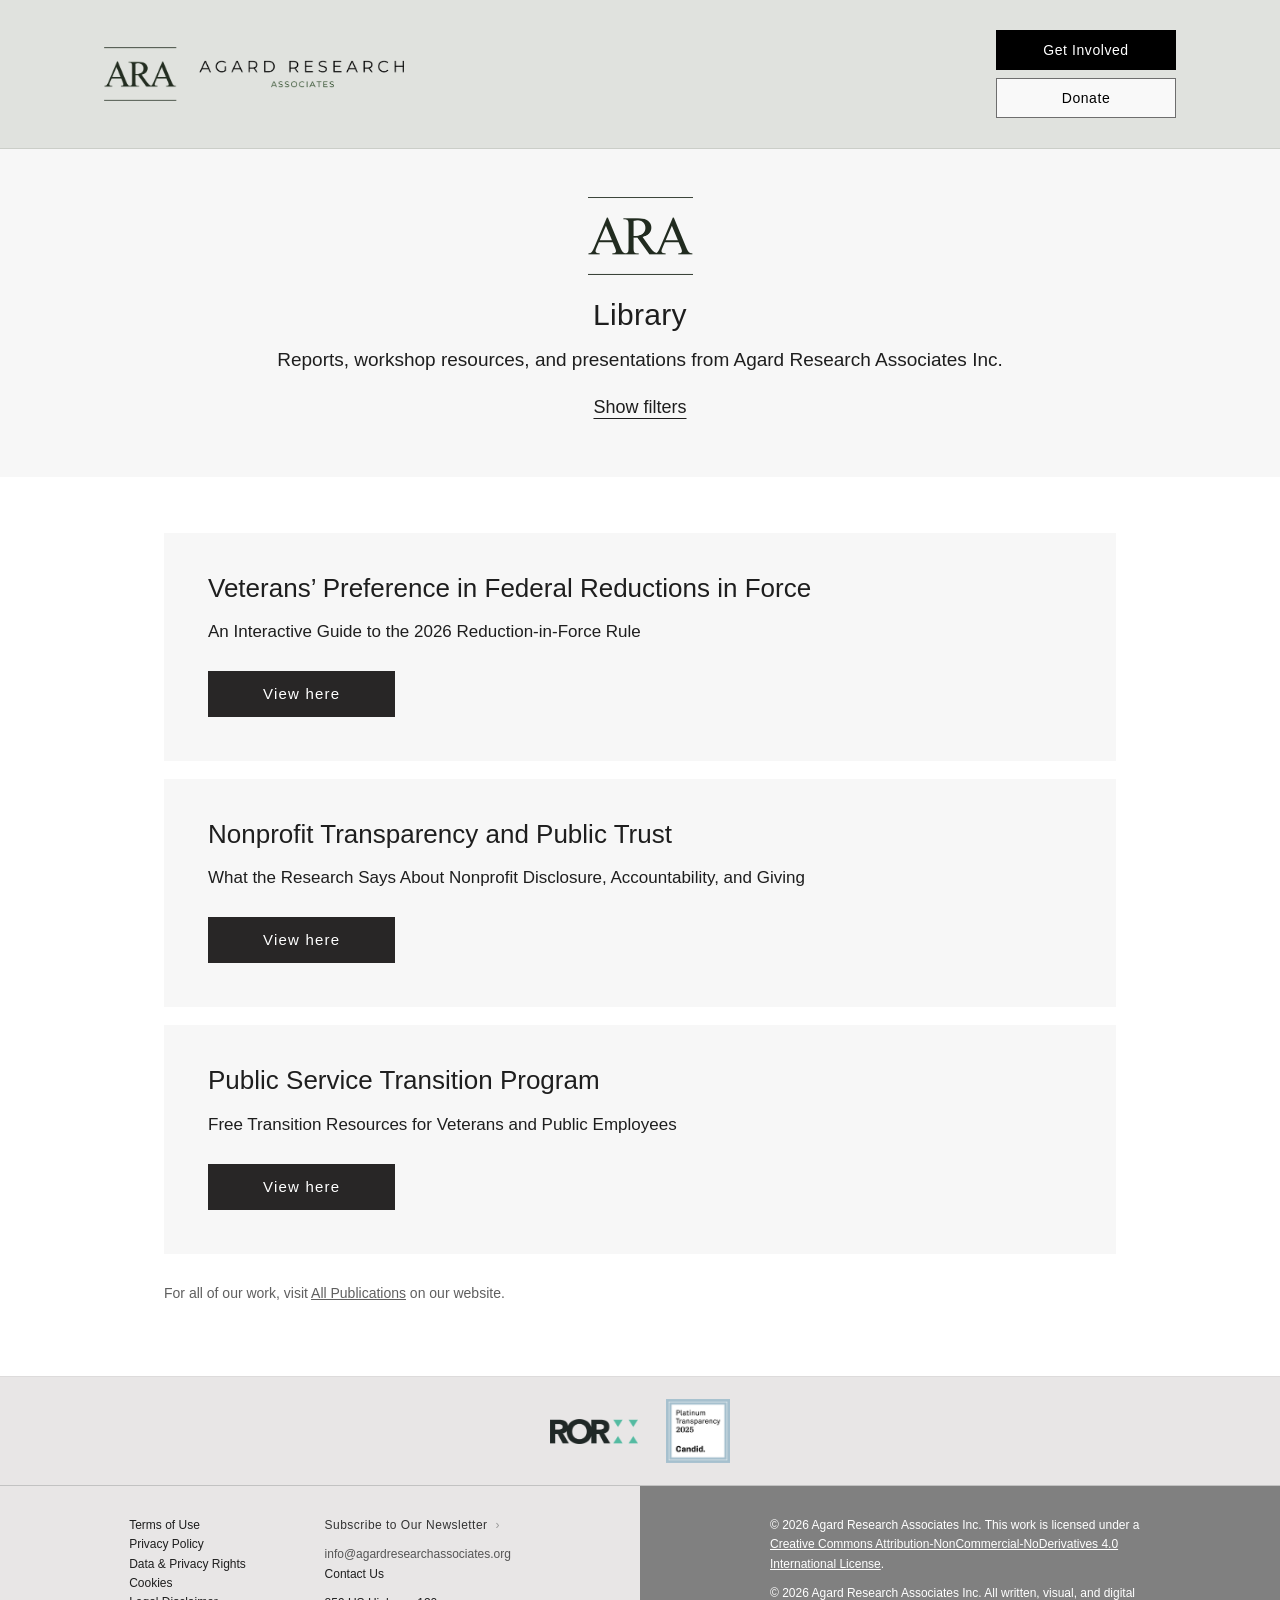
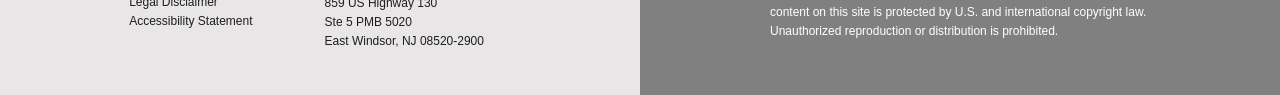
<file: index.html>
<!doctype html>
<html lang="en">
<head>
<!-- Google tag (gtag.js) -->
<script async src="https://www.googletagmanager.com/gtag/js?id=G-BL1WMZ2M59"></script>
<script>
  window.dataLayer = window.dataLayer || [];
  function gtag(){dataLayer.push(arguments);}
  gtag('js', new Date());
  gtag('config', 'G-BL1WMZ2M59');
</script>
<meta charset="utf-8">
<meta name="viewport" content="width=device-width, initial-scale=1">
<title>Agard Research Associates Inc. Library</title>
<meta name="description" content="Agard Research Associates Inc. is a nonpartisan, nonprofit research organization. Browse its reports, workshop resources, and presentations.">
<meta name="keywords" content="Agard Research Associates Inc., ARA, nonpartisan research, nonprofit research organization, policy research, New Jersey, publications, reports, workshops">
<meta name="author" content="Agard Research Associates Inc.">
<meta name="robots" content="index, follow, max-image-preview:large">
<link rel="canonical" href="https://library.agardresearchassociates.org/">
<meta property="og:type" content="website">
<meta property="og:site_name" content="Agard Research Associates Inc.">
<meta property="og:locale" content="en_US">
<meta property="og:url" content="https://library.agardresearchassociates.org/">
<meta property="og:title" content="Agard Research Associates Inc. Library">
<meta property="og:description" content="Agard Research Associates Inc. is a nonpartisan, nonprofit research organization. Browse its reports, workshop resources, and presentations.">
<meta property="og:image" content="https://library.agardresearchassociates.org/assets/share/ara-default.png">
<meta property="og:image:secure_url" content="https://library.agardresearchassociates.org/assets/share/ara-default.png">
<meta property="og:image:type" content="image/png">
<meta property="og:image:width" content="1200">
<meta property="og:image:height" content="630">
<meta property="og:image:alt" content="Agard Research Associates logo on a dark green background">
<meta name="twitter:card" content="summary_large_image">
<meta name="twitter:title" content="Agard Research Associates Inc. Library">
<meta name="twitter:description" content="Agard Research Associates Inc. is a nonpartisan, nonprofit research organization. Browse its reports, workshop resources, and presentations.">
<meta name="twitter:image" content="https://library.agardresearchassociates.org/assets/share/ara-default.png">
<meta name="twitter:image:alt" content="Agard Research Associates logo on a dark green background">
<link rel="icon" href="/favicon.ico" sizes="48x48">
<link rel="icon" href="/favicon.svg" type="image/svg+xml">
<link rel="icon" href="/assets/icons/favicon-96.png" type="image/png" sizes="96x96">
<link rel="apple-touch-icon" href="/apple-touch-icon.png">
<link rel="manifest" href="/site.webmanifest">
<meta name="theme-color" content="#E0E2DE">
<link rel="stylesheet" href="/assets/site.css">
<link rel="stylesheet" href="/assets/filters.css">
<script src="/assets/filters.js" defer></script>
<script type="application/ld+json">{
 "@context": "https://schema.org",
 "@type": "WebSite",
 "@id": "https://library.agardresearchassociates.org/#website",
 "name": "Agard Research Associates",
 "alternateName": [
  "Agard Research Associates Inc.",
  "ARA"
 ],
 "url": "https://library.agardresearchassociates.org/",
 "inLanguage": "en-US",
 "publisher": {
  "@id": "https://www.agardresearchassociates.org/#organization"
 }
}</script>
<script type="application/ld+json">{
 "@context": "https://schema.org",
 "@type": "Organization",
 "@id": "https://www.agardresearchassociates.org/#organization",
 "name": "Agard Research Associates Inc.",
 "alternateName": [
  "Agard Research Associates",
  "ARA"
 ],
 "url": "https://www.agardresearchassociates.org/",
 "logo": "https://library.agardresearchassociates.org/assets/icons/favicon-512.png",
 "email": "info@agardresearchassociates.org",
 "address": {
  "@type": "PostalAddress",
  "streetAddress": "859 US Highway 130, Ste 5 PMB 5020",
  "addressLocality": "East Windsor",
  "addressRegion": "NJ",
  "postalCode": "08520-2900",
  "addressCountry": "US"
 },
 "sameAs": [
  "https://www.agardresearchassociates.org/",
  "https://ror.org/027b2ns06",
  "https://app.candid.org/profile/16414398/agard-research-associates-inc-33-3784865"
 ]
}</script>
<script type="application/ld+json">{
 "@context": "https://schema.org",
 "@type": "CollectionPage",
 "name": "Agard Research Associates Inc. Library",
 "description": "Agard Research Associates Inc. is a nonpartisan, nonprofit research organization. Browse its reports, workshop resources, and presentations.",
 "url": "https://library.agardresearchassociates.org/",
 "isPartOf": {
  "@id": "https://library.agardresearchassociates.org/#website"
 },
 "hasPart": [
  {
   "@type": "CreativeWork",
   "name": "Veterans’ Preference in Federal Reductions in Force",
   "alternativeHeadline": "An Interactive Guide to the 2026 Reduction-in-Force Rule",
   "url": "https://library.agardresearchassociates.org/veterans-preference-rif/"
  },
  {
   "@type": "CreativeWork",
   "name": "Nonprofit Transparency and Public Trust",
   "alternativeHeadline": "What the Research Says About Nonprofit Disclosure, Accountability, and Giving",
   "url": "https://library.agardresearchassociates.org/nonprofit-transparency/"
  },
  {
   "@type": "CreativeWork",
   "name": "Public Service Transition Program",
   "alternativeHeadline": "Free Transition Resources for Veterans and Public Employees",
   "url": "https://library.agardresearchassociates.org/public-service-transition/"
  }
 ]
}</script>
</head>
<body>
<a class="skip" href="#main">Skip to main content</a>
<header class="site-header">
  <div class="wrap header-inner">
    <a class="brand" href="https://www.agardresearchassociates.org/" target="_blank" rel="noopener"><img src="/assets/img/ara-lockup.png" width="260" height="46" alt="Agard Research Associates"><span class="sr-only"> (opens in a new window)</span></a>
    <nav class="header-actions" aria-label="Get involved and donate">
      <a class="btn btn-black" href="https://www.agardresearchassociates.org/get-involved" target="_blank" rel="noopener">Get Involved<span class="sr-only"> (opens in a new window)</span></a>
      <a class="btn btn-donate" href="https://www.agardresearchassociates.org/support-us" target="_blank" rel="noopener">Donate<span class="sr-only"> (opens in a new window)</span></a>
    </nav>
  </div>
</header>
<main id="main">
  <section class="hero hero-landing">
    <div class="wrap hero-inner">
      <img class="mark" src="/assets/img/ara-mark.png" width="105" height="78" alt="">
      <h1>Library</h1>
      <p class="hero-sub">Reports, workshop resources, and presentations from Agard Research Associates Inc.</p>
      <button type="button" class="filter-toggle" data-filter-toggle aria-expanded="false" aria-controls="filters" hidden>Show filters</button>
    </div>
  </section>
  <section class="pubs" aria-label="Publications">
    <div class="wrap pub-filters">
      <div class="filters" id="filters" role="search" aria-label="Filter the library" data-filter-items=".pub-list > li" data-noun="entries" hidden>
        <h2 class="filters-h">Filters</h2>
        <div class="filter-grid">
          <div class="filter-field">
            <label for="f-audience">Filter by Audience</label>
            <select id="f-audience" data-filter="audience">
              <option value="">All</option>
              <option value="veterans-public">Veterans and public employees</option>
              <option value="nonprofit">Nonprofit and community organizations</option>
              <option value="general">General public</option>
            </select>
          </div>
          <div class="filter-field">
            <label for="f-format">Filter by Format</label>
            <select id="f-format" data-filter="format">
              <option value="">All</option>
              <option value="guide">Interactive guides</option>
              <option value="workshop">Workshop materials</option>
              <option value="program">Program materials</option>
            </select>
          </div>
          <button type="button" class="btn btn-black filter-clear" data-filter-clear>Clear filters</button>
        </div>
        <p class="filter-count" data-filter-count aria-live="polite"></p>
      </div>
      <p class="filter-none" data-filter-none hidden>No entries match these filters. Choose Clear filters to see everything in the library.</p>
    </div>
    <ul class="wrap pub-list filterable">
      <li class="pub-card" data-audience="veterans-public general" data-format="guide">
        <h2>Veterans’ Preference in Federal Reductions in Force</h2>
        <p class="pub-sub">An Interactive Guide to the 2026 Reduction-in-Force Rule</p>
        <a class="btn btn-view" href="/veterans-preference-rif/" target="_blank" rel="noopener">View here<span class="sr-only"> (opens in a new window)</span></a>
      </li>
      <li class="pub-card" data-audience="nonprofit" data-format="workshop">
        <h2>Nonprofit Transparency and Public Trust</h2>
        <p class="pub-sub">What the Research Says About Nonprofit Disclosure, Accountability, and Giving</p>
        <a class="btn btn-view" href="/nonprofit-transparency/" target="_blank" rel="noopener">View here<span class="sr-only"> (opens in a new window)</span></a>
      </li>
      <li class="pub-card" data-audience="veterans-public" data-format="program">
        <h2>Public Service Transition Program</h2>
        <p class="pub-sub">Free Transition Resources for Veterans and Public Employees</p>
        <a class="btn btn-view" href="/public-service-transition/" target="_blank" rel="noopener">View here<span class="sr-only"> (opens in a new window)</span></a>
      </li>
    </ul>
    <p class="wrap more">For all of our work, visit <a href="https://www.agardresearchassociates.org/all-publications" target="_blank" rel="noopener">All Publications<span class="sr-only"> (opens in a new window)</span></a> on our website.</p>
  </section>
</main>
<footer class="site-footer">
  <div class="footer-badges">
    <div class="wrap badges-inner">
      <a class="badge badge-ror" href="https://ror.org/027b2ns06" target="_blank" rel="noopener"><img src="/assets/img/ror-logo.png" width="88" height="25" alt="ROR, Research Organization Registry: Agard Research Associates Inc."><span class="sr-only"> (opens in a new window)</span></a>
      <a class="badge badge-candid" href="https://app.candid.org/profile/16414398/agard-research-associates-inc-33-3784865" target="_blank" rel="noopener"><img src="/assets/img/candid-seal.png" width="64" height="64" alt="Candid Platinum Transparency seal: Agard Research Associates Inc. profile on Candid"><span class="sr-only"> (opens in a new window)</span></a>
    </div>
  </div>
  <div class="footer-main">
    <div class="footer-light">
      <ul class="footer-links">
        <li><a href="https://www.agardresearchassociates.org/terms-of-use" target="_blank" rel="noopener">Terms of Use<span class="sr-only"> (opens in a new window)</span></a></li><li><a href="https://www.agardresearchassociates.org/privacy-policy" target="_blank" rel="noopener">Privacy Policy<span class="sr-only"> (opens in a new window)</span></a></li><li><a href="https://www.agardresearchassociates.org/data-and-privacy-rights" target="_blank" rel="noopener">Data &amp; Privacy Rights<span class="sr-only"> (opens in a new window)</span></a></li><li><a href="https://www.agardresearchassociates.org/cookie-policy" target="_blank" rel="noopener">Cookies<span class="sr-only"> (opens in a new window)</span></a></li><li><a href="https://www.agardresearchassociates.org/legal-disclaimer" target="_blank" rel="noopener">Legal Disclaimer<span class="sr-only"> (opens in a new window)</span></a></li><li><a href="https://www.agardresearchassociates.org/accessibility-statement" target="_blank" rel="noopener">Accessibility Statement<span class="sr-only"> (opens in a new window)</span></a></li>
      </ul>
      <div class="footer-contact">
        <p class="newsletter"><a href="https://www.agardresearchassociates.org/#vita-publica" target="_blank" rel="noopener">Subscribe to Our Newsletter <span aria-hidden="true" class="chev">&rsaquo;</span><span class="sr-only"> (opens in a new window)</span></a></p>
        <p><a class="muted" href="mailto:info@agardresearchassociates.org">info@agardresearchassociates.org</a><br><a href="https://www.agardresearchassociates.org/contact-us" target="_blank" rel="noopener">Contact Us<span class="sr-only"> (opens in a new window)</span></a></p>
        <p class="address">859 US Highway 130<br>Ste 5 PMB 5020<br>East Windsor, NJ 08520-2900</p>
      </div>
    </div>
    <div class="footer-dark">
      <div class="footer-dark-inner">
      <p>&copy; 2026 Agard Research Associates Inc. This work is licensed under a <a href="https://creativecommons.org/licenses/by-nc-nd/4.0/" target="_blank" rel="noopener">Creative Commons Attribution-NonCommercial-NoDerivatives 4.0 International License<span class="sr-only"> (opens in a new window)</span></a>.</p>
      <p>&copy; 2026 Agard Research Associates Inc. All written, visual, and digital content on this site is protected by U.S. and international copyright law. Unauthorized reproduction or distribution is prohibited.</p>
      </div>
    </div>
  </div>
</footer>
</body>
</html>
</file>
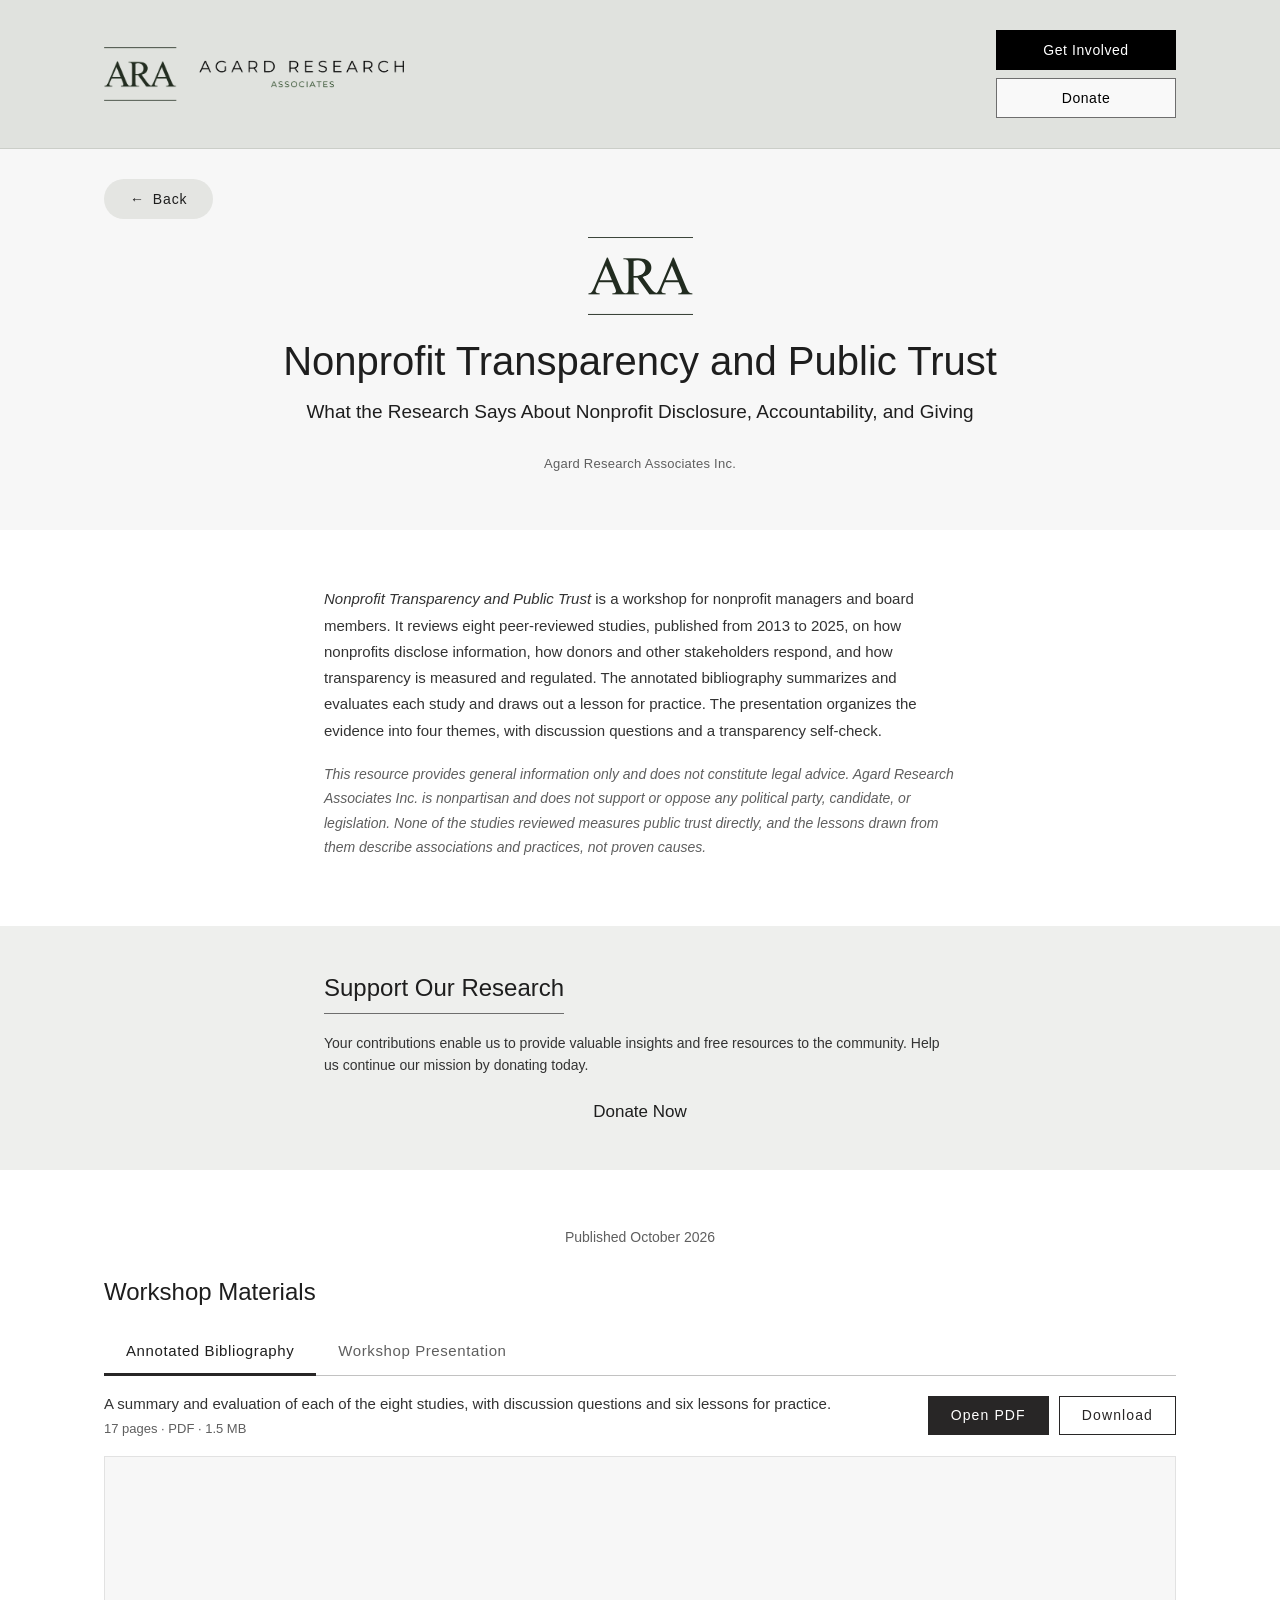
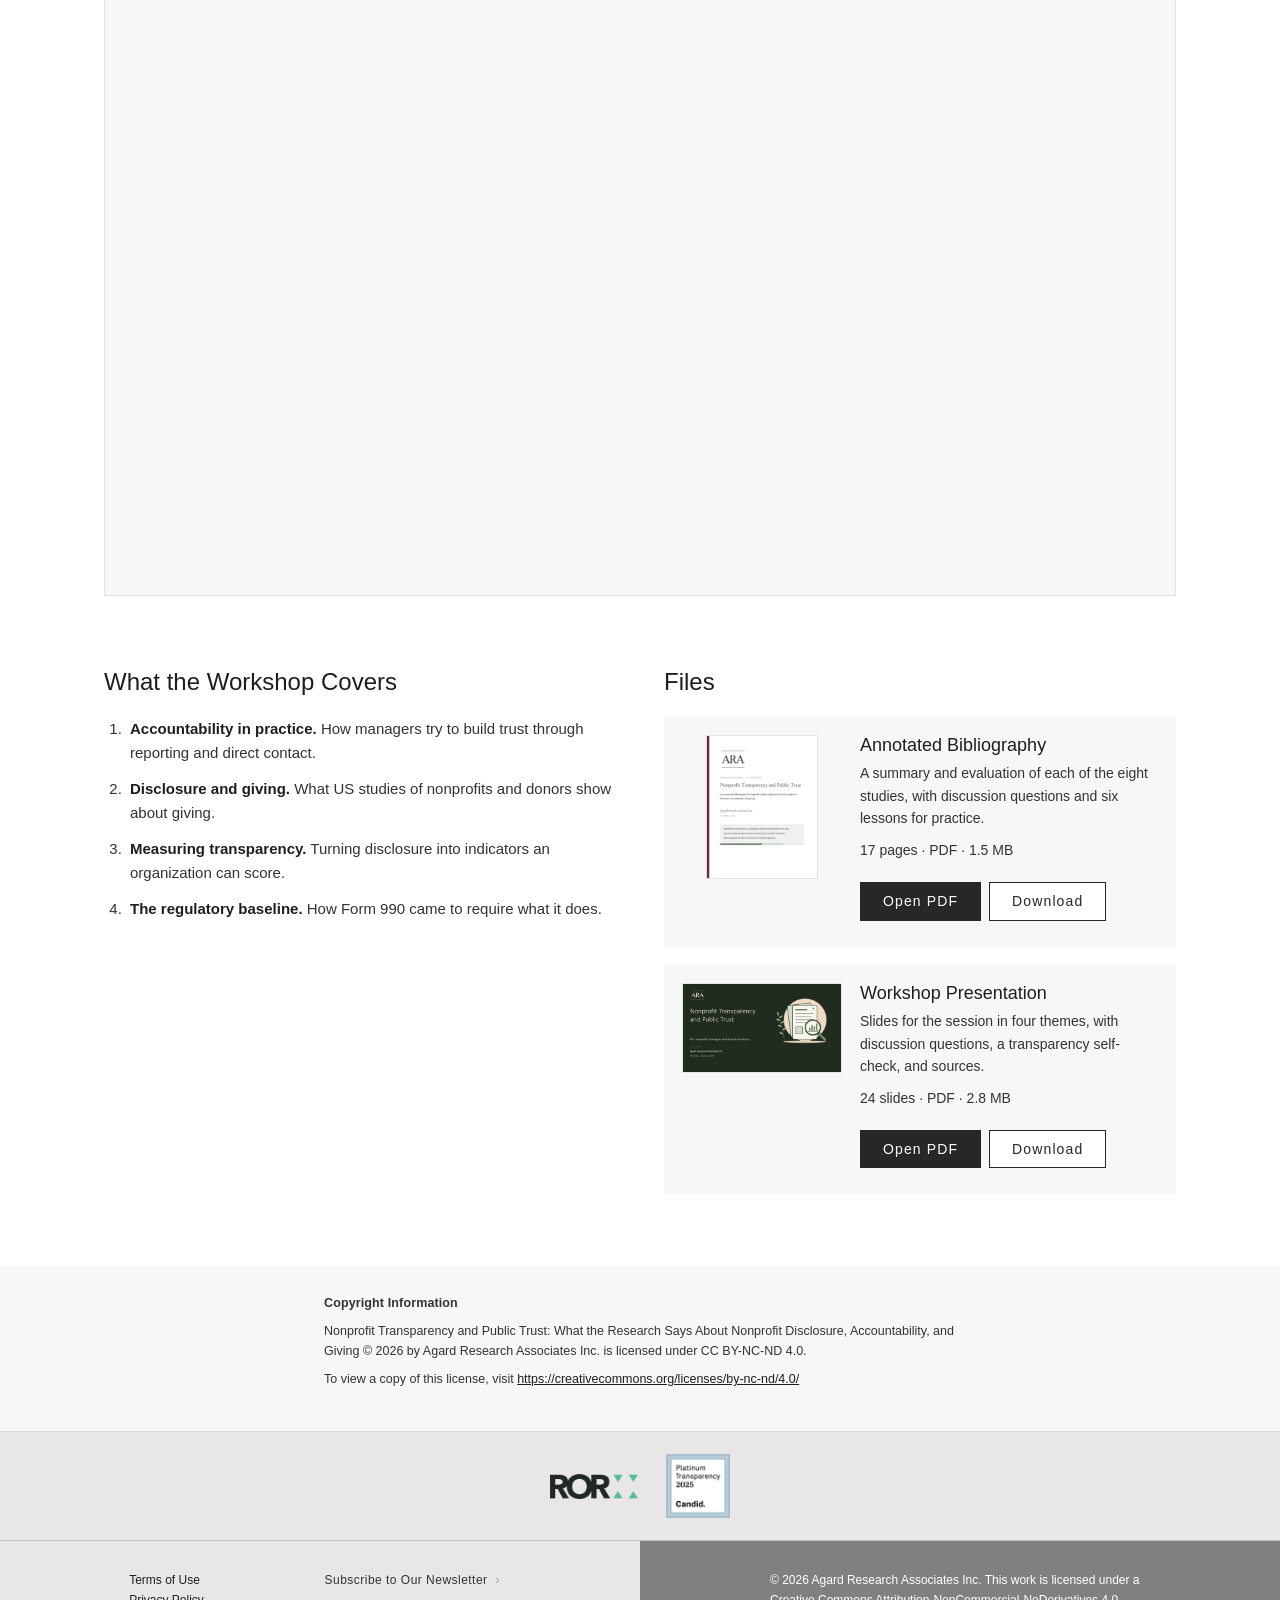
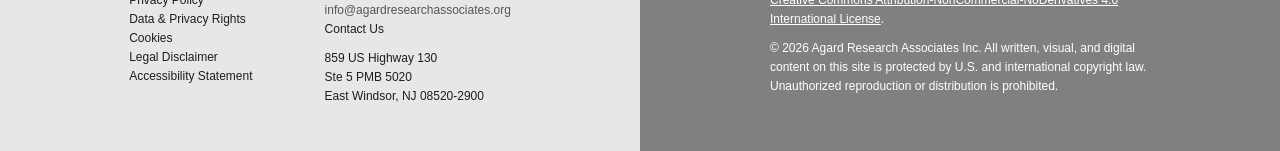
<file: nonprofit-transparency/index.html>
<!doctype html>
<html lang="en">
<head>
<!-- Google tag (gtag.js) -->
<script async src="https://www.googletagmanager.com/gtag/js?id=G-BL1WMZ2M59"></script>
<script>
  window.dataLayer = window.dataLayer || [];
  function gtag(){dataLayer.push(arguments);}
  gtag('js', new Date());
  gtag('config', 'G-BL1WMZ2M59');
</script>
<meta charset="utf-8">
<meta name="viewport" content="width=device-width, initial-scale=1">
<title>Nonprofit Transparency and Public Trust</title>
<meta name="description" content="In this workshop, Agard Research Associates Inc. reviews what eight peer-reviewed studies show about nonprofit disclosure, accountability, and public trust.">
<meta name="keywords" content="nonprofit transparency, public trust, nonprofit accountability, nonprofit disclosure, Form 990, charitable giving, donors, annotated bibliography, nonprofit workshop, nonprofit boards, Agard Research Associates Inc.">
<meta name="author" content="Agard Research Associates Inc.">
<meta name="robots" content="index, follow, max-image-preview:large">
<link rel="canonical" href="https://library.agardresearchassociates.org/nonprofit-transparency/">
<meta property="og:type" content="article">
<meta property="og:site_name" content="Agard Research Associates Inc.">
<meta property="og:locale" content="en_US">
<meta property="og:url" content="https://library.agardresearchassociates.org/nonprofit-transparency/">
<meta property="og:title" content="Nonprofit Transparency and Public Trust">
<meta property="og:description" content="In this workshop, Agard Research Associates Inc. reviews what eight peer-reviewed studies show about nonprofit disclosure, accountability, and public trust.">
<meta property="og:image" content="https://library.agardresearchassociates.org/assets/share/nonprofit-transparency.png">
<meta property="og:image:secure_url" content="https://library.agardresearchassociates.org/assets/share/nonprofit-transparency.png">
<meta property="og:image:type" content="image/png">
<meta property="og:image:width" content="1200">
<meta property="og:image:height" content="630">
<meta property="og:image:alt" content="Workshop resource: Nonprofit Transparency and Public Trust. What the research says about nonprofit disclosure, accountability, and giving. Agard Research Associates Inc.">
<meta name="twitter:card" content="summary_large_image">
<meta name="twitter:title" content="Nonprofit Transparency and Public Trust">
<meta name="twitter:description" content="In this workshop, Agard Research Associates Inc. reviews what eight peer-reviewed studies show about nonprofit disclosure, accountability, and public trust.">
<meta name="twitter:image" content="https://library.agardresearchassociates.org/assets/share/nonprofit-transparency.png">
<meta name="twitter:image:alt" content="Workshop resource: Nonprofit Transparency and Public Trust. What the research says about nonprofit disclosure, accountability, and giving. Agard Research Associates Inc.">
<link rel="icon" href="/favicon.ico" sizes="48x48">
<link rel="icon" href="/favicon.svg" type="image/svg+xml">
<link rel="icon" href="/assets/icons/favicon-96.png" type="image/png" sizes="96x96">
<link rel="apple-touch-icon" href="/apple-touch-icon.png">
<link rel="manifest" href="/site.webmanifest">
<meta name="theme-color" content="#E0E2DE">
<link rel="stylesheet" href="/assets/site.css">
<script type="application/ld+json">{
 "@context": "https://schema.org",
 "@type": "CreativeWork",
 "@id": "https://library.agardresearchassociates.org/nonprofit-transparency/#workshop",
 "name": "Nonprofit Transparency and Public Trust",
 "alternativeHeadline": "What the Research Says About Nonprofit Disclosure, Accountability, and Giving",
 "headline": "Nonprofit Transparency and Public Trust",
 "description": "In this workshop, Agard Research Associates Inc. reviews what eight peer-reviewed studies show about nonprofit disclosure, accountability, and public trust.",
 "url": "https://library.agardresearchassociates.org/nonprofit-transparency/",
 "image": "https://library.agardresearchassociates.org/assets/share/nonprofit-transparency.png",
 "inLanguage": "en-US",
 "datePublished": "2026-10",
 "learningResourceType": "Workshop",
 "educationalLevel": "Professional",
 "audience": {
  "@type": "Audience",
  "audienceType": "Nonprofit managers and board members"
 },
 "author": {
  "@id": "https://www.agardresearchassociates.org/#organization"
 },
 "publisher": {
  "@context": "https://schema.org",
  "@type": "Organization",
  "@id": "https://www.agardresearchassociates.org/#organization",
  "name": "Agard Research Associates Inc.",
  "alternateName": [
   "Agard Research Associates",
   "ARA"
  ],
  "url": "https://www.agardresearchassociates.org/",
  "logo": "https://library.agardresearchassociates.org/assets/icons/favicon-512.png",
  "email": "info@agardresearchassociates.org",
  "address": {
   "@type": "PostalAddress",
   "streetAddress": "859 US Highway 130, Ste 5 PMB 5020",
   "addressLocality": "East Windsor",
   "addressRegion": "NJ",
   "postalCode": "08520-2900",
   "addressCountry": "US"
  },
  "sameAs": [
   "https://www.agardresearchassociates.org/",
   "https://ror.org/027b2ns06",
   "https://app.candid.org/profile/16414398/agard-research-associates-inc-33-3784865"
  ]
 },
 "isAccessibleForFree": true,
 "license": "https://creativecommons.org/licenses/by-nc-nd/4.0/",
 "keywords": "nonprofit transparency, public trust, nonprofit accountability, nonprofit disclosure, Form 990, charitable giving, donors, annotated bibliography, nonprofit workshop, nonprofit boards, Agard Research Associates Inc.",
 "isPartOf": {
  "@type": "WebSite",
  "@id": "https://library.agardresearchassociates.org/#website",
  "name": "Agard Research Associates",
  "url": "https://library.agardresearchassociates.org/"
 },
 "hasPart": [
  {
   "@type": "DigitalDocument",
   "name": "Nonprofit Transparency and Public Trust: An Annotated Bibliography for Nonprofit Leaders",
   "url": "https://library.agardresearchassociates.org/nonprofit-transparency/nonprofit-transparency-annotated-bibliography.pdf",
   "encodingFormat": "application/pdf"
  },
  {
   "@type": "DigitalDocument",
   "name": "Nonprofit Transparency and Public Trust: Workshop Presentation",
   "url": "https://library.agardresearchassociates.org/nonprofit-transparency/nonprofit-transparency-workshop-presentation.pdf",
   "encodingFormat": "application/pdf"
  }
 ]
}</script>
<script type="application/ld+json">{
 "@context": "https://schema.org",
 "@type": "BreadcrumbList",
 "itemListElement": [
  {
   "@type": "ListItem",
   "position": 1,
   "name": "Library",
   "item": "https://library.agardresearchassociates.org/"
  },
  {
   "@type": "ListItem",
   "position": 2,
   "name": "Nonprofit Transparency and Public Trust",
   "item": "https://library.agardresearchassociates.org/nonprofit-transparency/"
  }
 ]
}</script>
</head>
<body>
<a class="skip" href="#main">Skip to main content</a>
<header class="site-header">
  <div class="wrap header-inner">
    <a class="brand" href="https://www.agardresearchassociates.org/" target="_blank" rel="noopener"><img src="/assets/img/ara-lockup.png" width="260" height="46" alt="Agard Research Associates"><span class="sr-only"> (opens in a new window)</span></a>
    <nav class="header-actions" aria-label="Get involved and donate">
      <a class="btn btn-black" href="https://www.agardresearchassociates.org/get-involved" target="_blank" rel="noopener">Get Involved<span class="sr-only"> (opens in a new window)</span></a>
      <a class="btn btn-donate" href="https://www.agardresearchassociates.org/support-us" target="_blank" rel="noopener">Donate<span class="sr-only"> (opens in a new window)</span></a>
    </nav>
  </div>
</header>
<main id="main">
  <section class="hero">
    <div class="wrap">
      <a class="back" href="https://www.agardresearchassociates.org/programs-and-professional-learning" target="_blank" rel="noopener"><span aria-hidden="true">&larr;</span> Back<span class="sr-only"> (opens in a new window)</span></a>
    </div>
    <div class="wrap hero-inner">
      <img class="mark" src="/assets/img/ara-mark.png" width="105" height="78" alt="">
      <h1>Nonprofit Transparency and Public Trust</h1>
      <p class="hero-sub">What the Research Says About Nonprofit Disclosure, Accountability, and Giving</p>
      <p class="byline">Agard Research Associates Inc.</p>
    </div>
  </section>

  <section class="summary" aria-label="Summary">
    <div class="narrow">
      <p><i>Nonprofit Transparency and Public Trust</i> is a workshop for nonprofit managers and board members. It reviews eight peer-reviewed
      studies, published from 2013 to 2025, on how nonprofits disclose information, how donors and other stakeholders respond, and how
      transparency is measured and regulated. The annotated bibliography summarizes and evaluates each study and draws out a lesson for
      practice. The presentation organizes the evidence into four themes, with discussion questions and a transparency self-check.</p>
      <p class="note"><i>This resource provides general information only and does not constitute legal advice. Agard Research Associates Inc.
      is nonpartisan and does not support or oppose any political party, candidate, or legislation. None of the studies reviewed measures
      public trust directly, and the lessons drawn from them describe associations and practices, not proven causes.</i></p>
    </div>
  </section>

  <section class="donate-band" aria-labelledby="support-h">
    <div class="narrow">
      <h2 id="support-h">Support Our Research</h2>
      <p>Your contributions enable us to provide valuable insights and free resources to the community. Help us continue our mission by donating today.</p>
      <p class="donate-now"><a href="https://www.agardresearchassociates.org/support-us" target="_blank" rel="noopener">Donate Now<span class="sr-only"> (opens in a new window)</span></a></p>
    </div>
  </section>

  <section class="materials" aria-labelledby="materials-h">
    <div class="wrap">
      <p class="dateline">Published October 2026</p>
      <h2 id="materials-h">Workshop Materials</h2>
      <div class="viewer" data-viewer>
        <div class="tabs" role="tablist" aria-label="Workshop materials">
          <button type="button" role="tab" id="tab-bib" aria-selected="true" aria-controls="doc-panel" data-doc="bib">Annotated Bibliography</button>
          <button type="button" role="tab" id="tab-deck" aria-selected="false" aria-controls="doc-panel" data-doc="deck" tabindex="-1">Workshop Presentation</button>
        </div>
        <div id="doc-panel" role="tabpanel" aria-labelledby="tab-bib">
          <div class="doc-bar">
            <p class="doc-desc" data-desc>A summary and evaluation of each of the eight studies, with discussion questions and six lessons for practice. <span class="file-meta" data-meta>17 pages · PDF · 1.5 MB</span></p>
            <p class="doc-actions">
              <a class="btn btn-view btn-sm" data-open href="/nonprofit-transparency/nonprofit-transparency-annotated-bibliography.pdf" target="_blank" rel="noopener">Open PDF<span class="sr-only"> (opens in a new window)</span></a>
              <a class="btn btn-outline btn-sm" data-download href="/nonprofit-transparency/nonprofit-transparency-annotated-bibliography.pdf" download>Download</a>
            </p>
          </div>
          <div class="frame">
            <iframe data-frame src="/nonprofit-transparency/nonprofit-transparency-annotated-bibliography.pdf#view=FitH" title="Nonprofit Transparency and Public Trust: An Annotated Bibliography for Nonprofit Leaders (PDF)"></iframe>
          </div>
          <a class="phone-cover" data-phone href="/nonprofit-transparency/nonprofit-transparency-annotated-bibliography.pdf" target="_blank" rel="noopener"><img data-cover src="/assets/img/cover-annotated-bibliography.png" alt="Cover of the annotated bibliography"><span>Tap to open the PDF</span><span class="sr-only"> (opens in a new window)</span></a>
        </div>
      </div>
    </div>
  </section>

  <section class="details" aria-labelledby="themes-h">
    <div class="wrap two-col">
      <div>
        <h2 id="themes-h">What the Workshop Covers</h2>
        <ol class="themes">
          <li><strong>Accountability in practice.</strong> How managers try to build trust through reporting and direct contact.</li><li><strong>Disclosure and giving.</strong> What US studies of nonprofits and donors show about giving.</li><li><strong>Measuring transparency.</strong> Turning disclosure into indicators an organization can score.</li><li><strong>The regulatory baseline.</strong> How Form 990 came to require what it does.</li>
        </ol>
      </div>
      <div>
        <h2>Files</h2>
        <ul class="files">
        <li class="file">
          <img src="/assets/img/cover-annotated-bibliography.png" width="112" height="145" alt="">
          <div>
            <h3>Annotated Bibliography</h3>
            <p>A summary and evaluation of each of the eight studies, with discussion questions and six lessons for practice.</p>
            <p class="file-meta">17 pages · PDF · 1.5 MB</p>
            <p class="file-actions"><a class="btn btn-view btn-sm" href="/nonprofit-transparency/nonprofit-transparency-annotated-bibliography.pdf" target="_blank" rel="noopener">Open PDF<span class="sr-only"> (opens in a new window)</span></a> <a class="btn btn-outline btn-sm" href="/nonprofit-transparency/nonprofit-transparency-annotated-bibliography.pdf" download>Download</a></p>
          </div>
        </li>
        <li class="file">
          <img src="/assets/img/cover-workshop-presentation.png" width="160" height="90" alt="">
          <div>
            <h3>Workshop Presentation</h3>
            <p>Slides for the session in four themes, with discussion questions, a transparency self-check, and sources.</p>
            <p class="file-meta">24 slides · PDF · 2.8 MB</p>
            <p class="file-actions"><a class="btn btn-view btn-sm" href="/nonprofit-transparency/nonprofit-transparency-workshop-presentation.pdf" target="_blank" rel="noopener">Open PDF<span class="sr-only"> (opens in a new window)</span></a> <a class="btn btn-outline btn-sm" href="/nonprofit-transparency/nonprofit-transparency-workshop-presentation.pdf" download>Download</a></p>
          </div>
        </li>
        </ul>
      </div>
    </div>
  </section>

  <section class="copyright" aria-labelledby="copyright-h">
    <div class="narrow">
      <h2 id="copyright-h">Copyright Information</h2>
      <p>Nonprofit Transparency and Public Trust: What the Research Says About Nonprofit Disclosure, Accountability, and Giving &copy; 2026 by Agard Research Associates Inc. is licensed under CC BY-NC-ND 4.0.</p>
      <p>To view a copy of this license, visit <a href="https://creativecommons.org/licenses/by-nc-nd/4.0/" target="_blank" rel="noopener">https://creativecommons.org/licenses/by-nc-nd/4.0/<span class="sr-only"> (opens in a new window)</span></a></p>
    </div>
  </section>
</main>
<script>window.ARA_DOCS = {"bib": {"label": "Annotated Bibliography", "href": "/nonprofit-transparency/nonprofit-transparency-annotated-bibliography.pdf", "cover": "/assets/img/cover-annotated-bibliography.png", "full": "Nonprofit Transparency and Public Trust: An Annotated Bibliography for Nonprofit Leaders", "desc": "A summary and evaluation of each of the eight studies, with discussion questions and six lessons for practice.", "meta": "17 pages · PDF · 1.5 MB"}, "deck": {"label": "Workshop Presentation", "href": "/nonprofit-transparency/nonprofit-transparency-workshop-presentation.pdf", "cover": "/assets/img/cover-workshop-presentation.png", "full": "Nonprofit Transparency and Public Trust: Workshop Presentation", "desc": "Slides for the session in four themes, with discussion questions, a transparency self-check, and sources.", "meta": "24 slides · PDF · 2.8 MB"}};</script>
<script src="/assets/viewer.js" defer></script>
<footer class="site-footer">
  <div class="footer-badges">
    <div class="wrap badges-inner">
      <a class="badge badge-ror" href="https://ror.org/027b2ns06" target="_blank" rel="noopener"><img src="/assets/img/ror-logo.png" width="88" height="25" alt="ROR, Research Organization Registry: Agard Research Associates Inc."><span class="sr-only"> (opens in a new window)</span></a>
      <a class="badge badge-candid" href="https://app.candid.org/profile/16414398/agard-research-associates-inc-33-3784865" target="_blank" rel="noopener"><img src="/assets/img/candid-seal.png" width="64" height="64" alt="Candid Platinum Transparency seal: Agard Research Associates Inc. profile on Candid"><span class="sr-only"> (opens in a new window)</span></a>
    </div>
  </div>
  <div class="footer-main">
    <div class="footer-light">
      <ul class="footer-links">
        <li><a href="https://www.agardresearchassociates.org/terms-of-use" target="_blank" rel="noopener">Terms of Use<span class="sr-only"> (opens in a new window)</span></a></li><li><a href="https://www.agardresearchassociates.org/privacy-policy" target="_blank" rel="noopener">Privacy Policy<span class="sr-only"> (opens in a new window)</span></a></li><li><a href="https://www.agardresearchassociates.org/data-and-privacy-rights" target="_blank" rel="noopener">Data &amp; Privacy Rights<span class="sr-only"> (opens in a new window)</span></a></li><li><a href="https://www.agardresearchassociates.org/cookie-policy" target="_blank" rel="noopener">Cookies<span class="sr-only"> (opens in a new window)</span></a></li><li><a href="https://www.agardresearchassociates.org/legal-disclaimer" target="_blank" rel="noopener">Legal Disclaimer<span class="sr-only"> (opens in a new window)</span></a></li><li><a href="https://www.agardresearchassociates.org/accessibility-statement" target="_blank" rel="noopener">Accessibility Statement<span class="sr-only"> (opens in a new window)</span></a></li>
      </ul>
      <div class="footer-contact">
        <p class="newsletter"><a href="https://www.agardresearchassociates.org/#vita-publica" target="_blank" rel="noopener">Subscribe to Our Newsletter <span aria-hidden="true" class="chev">&rsaquo;</span><span class="sr-only"> (opens in a new window)</span></a></p>
        <p><a class="muted" href="mailto:info@agardresearchassociates.org">info@agardresearchassociates.org</a><br><a href="https://www.agardresearchassociates.org/contact-us" target="_blank" rel="noopener">Contact Us<span class="sr-only"> (opens in a new window)</span></a></p>
        <p class="address">859 US Highway 130<br>Ste 5 PMB 5020<br>East Windsor, NJ 08520-2900</p>
      </div>
    </div>
    <div class="footer-dark">
      <div class="footer-dark-inner">
      <p>&copy; 2026 Agard Research Associates Inc. This work is licensed under a <a href="https://creativecommons.org/licenses/by-nc-nd/4.0/" target="_blank" rel="noopener">Creative Commons Attribution-NonCommercial-NoDerivatives 4.0 International License<span class="sr-only"> (opens in a new window)</span></a>.</p>
      <p>&copy; 2026 Agard Research Associates Inc. All written, visual, and digital content on this site is protected by U.S. and international copyright law. Unauthorized reproduction or distribution is prohibited.</p>
      </div>
    </div>
  </div>
</footer>
</body>
</html>
</file>
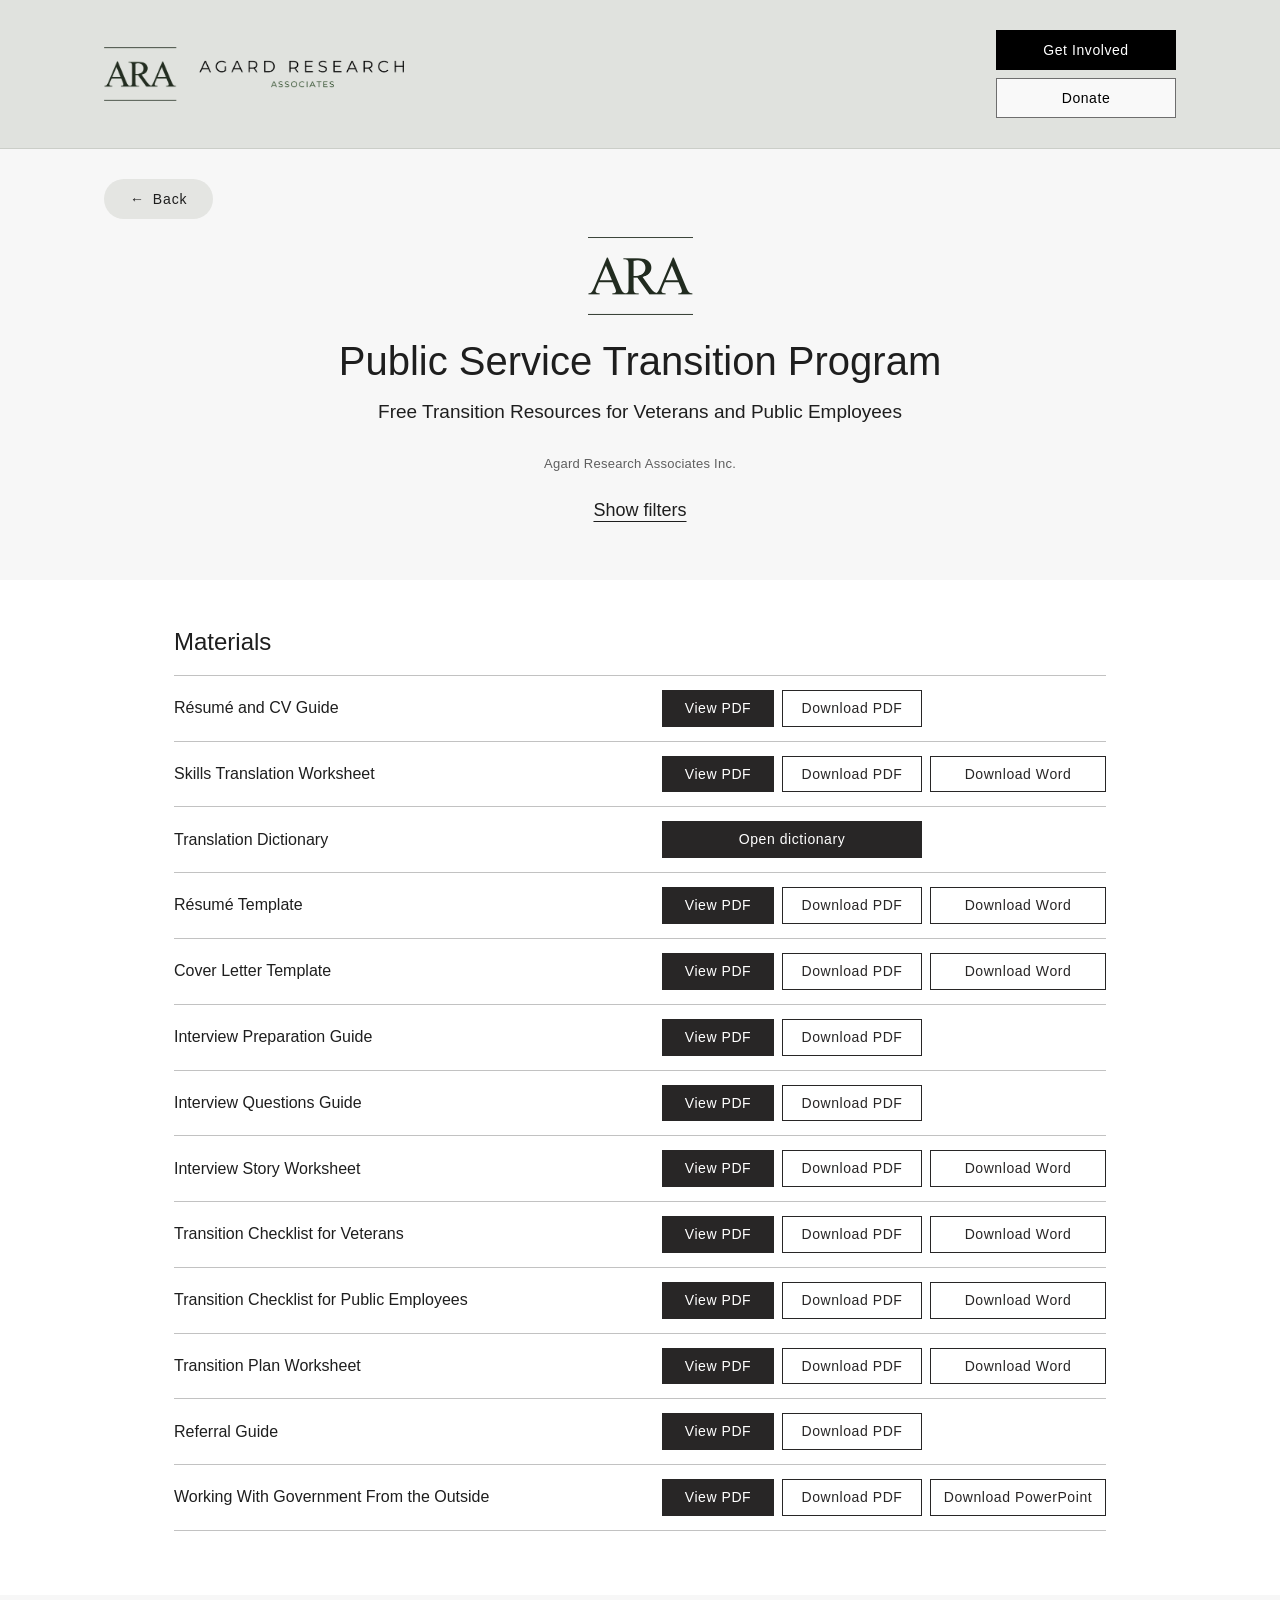
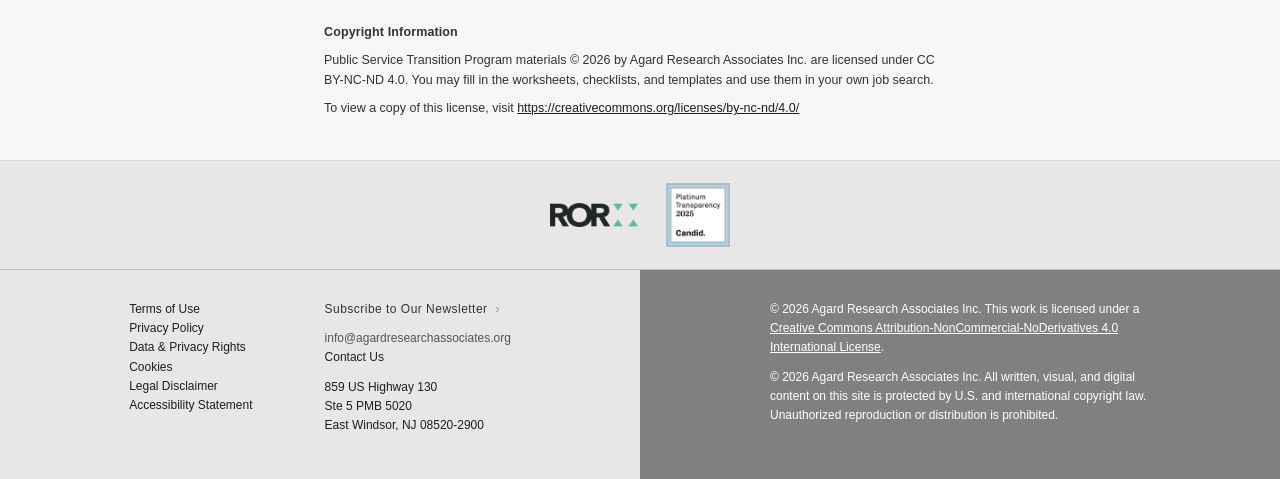
<file: public-service-transition/index.html>
<!doctype html>
<html lang="en">
<head>
<!-- Google tag (gtag.js) -->
<script async src="https://www.googletagmanager.com/gtag/js?id=G-BL1WMZ2M59"></script>
<script>
  window.dataLayer = window.dataLayer || [];
  function gtag(){dataLayer.push(arguments);}
  gtag('js', new Date());
  gtag('config', 'G-BL1WMZ2M59');
</script>
<meta charset="utf-8">
<meta name="viewport" content="width=device-width, initial-scale=1">
<title>Public Service Transition Program</title>
<meta name="description" content="The Public Service Transition Program helps veterans and public employees move from government service into private-sector careers. Veterans are served first.">
<meta name="keywords" content="veterans, military transition, public employees, federal employees, career transition, résumé, CV, skills translation, cover letter, transition checklist, Public Service Transition Program, Agard Research Associates Inc.">
<meta name="author" content="Agard Research Associates Inc.">
<meta name="robots" content="index, follow, max-image-preview:large">
<link rel="canonical" href="https://library.agardresearchassociates.org/public-service-transition/">
<meta property="og:type" content="website">
<meta property="og:site_name" content="Agard Research Associates Inc.">
<meta property="og:locale" content="en_US">
<meta property="og:url" content="https://library.agardresearchassociates.org/public-service-transition/">
<meta property="og:title" content="Public Service Transition Program">
<meta property="og:description" content="The Public Service Transition Program helps veterans and public employees move from government service into private-sector careers. Veterans are served first.">
<meta property="og:image" content="https://library.agardresearchassociates.org/assets/share/public-service-transition.png">
<meta property="og:image:secure_url" content="https://library.agardresearchassociates.org/assets/share/public-service-transition.png">
<meta property="og:image:type" content="image/png">
<meta property="og:image:width" content="1200">
<meta property="og:image:height" content="630">
<meta property="og:image:alt" content="Your service, translated. The Public Service Transition Program from Agard Research Associates Inc.: free resources for veterans and public employees moving into private-sector work.">
<meta name="twitter:card" content="summary_large_image">
<meta name="twitter:title" content="Public Service Transition Program">
<meta name="twitter:description" content="The Public Service Transition Program helps veterans and public employees move from government service into private-sector careers. Veterans are served first.">
<meta name="twitter:image" content="https://library.agardresearchassociates.org/assets/share/public-service-transition.png">
<meta name="twitter:image:alt" content="Your service, translated. The Public Service Transition Program from Agard Research Associates Inc.: free resources for veterans and public employees moving into private-sector work.">
<link rel="icon" href="/favicon.ico" sizes="48x48">
<link rel="icon" href="/favicon.svg" type="image/svg+xml">
<link rel="icon" href="/assets/icons/favicon-96.png" type="image/png" sizes="96x96">
<link rel="apple-touch-icon" href="/apple-touch-icon.png">
<link rel="manifest" href="/site.webmanifest">
<meta name="theme-color" content="#E0E2DE">
<link rel="stylesheet" href="/assets/site.css">
<link rel="stylesheet" href="/assets/filters.css">
<link rel="stylesheet" href="/public-service-transition/materials.css">
<script src="/assets/filters.js" defer></script>
<script type="application/ld+json">{
 "@context": "https://schema.org",
 "@type": "CollectionPage",
 "@id": "https://library.agardresearchassociates.org/public-service-transition/#materials",
 "name": "Public Service Transition Program",
 "alternativeHeadline": "Free Transition Resources for Veterans and Public Employees",
 "description": "The Public Service Transition Program helps veterans and public employees move from government service into private-sector careers. Veterans are served first.",
 "url": "https://library.agardresearchassociates.org/public-service-transition/",
 "image": "https://library.agardresearchassociates.org/assets/share/public-service-transition.png",
 "inLanguage": "en-US",
 "datePublished": "2026-11",
 "audience": {
  "@type": "Audience",
  "audienceType": "Veterans, transitioning service members, and public employees"
 },
 "author": {
  "@id": "https://www.agardresearchassociates.org/#organization"
 },
 "publisher": {
  "@id": "https://www.agardresearchassociates.org/#organization"
 },
 "isAccessibleForFree": true,
 "license": "https://creativecommons.org/licenses/by-nc-nd/4.0/",
 "isPartOf": {
  "@type": "WebSite",
  "@id": "https://library.agardresearchassociates.org/#website",
  "name": "Agard Research Associates",
  "url": "https://library.agardresearchassociates.org/"
 },
 "hasPart": [
  {
   "@type": "DigitalDocument",
   "name": "Résumé and CV Guide",
   "url": "https://library.agardresearchassociates.org/public-service-transition/resume-and-cv-guide.pdf",
   "encodingFormat": "application/pdf"
  },
  {
   "@type": "DigitalDocument",
   "name": "Skills Translation Worksheet",
   "url": "https://library.agardresearchassociates.org/public-service-transition/skills-translation-worksheet.pdf",
   "encodingFormat": "application/pdf"
  },
  {
   "@type": "DigitalDocument",
   "name": "Skills Translation Worksheet (Word)",
   "url": "https://library.agardresearchassociates.org/public-service-transition/skills-translation-worksheet.docx",
   "encodingFormat": "application/vnd.openxmlformats-officedocument.wordprocessingml.document"
  },
  {
   "@type": "DigitalDocument",
   "name": "Résumé Template",
   "url": "https://library.agardresearchassociates.org/public-service-transition/resume-template.pdf",
   "encodingFormat": "application/pdf"
  },
  {
   "@type": "DigitalDocument",
   "name": "Résumé Template (Word)",
   "url": "https://library.agardresearchassociates.org/public-service-transition/resume-template.docx",
   "encodingFormat": "application/vnd.openxmlformats-officedocument.wordprocessingml.document"
  },
  {
   "@type": "DigitalDocument",
   "name": "Cover Letter Template",
   "url": "https://library.agardresearchassociates.org/public-service-transition/cover-letter-template.pdf",
   "encodingFormat": "application/pdf"
  },
  {
   "@type": "DigitalDocument",
   "name": "Cover Letter Template (Word)",
   "url": "https://library.agardresearchassociates.org/public-service-transition/cover-letter-template.docx",
   "encodingFormat": "application/vnd.openxmlformats-officedocument.wordprocessingml.document"
  },
  {
   "@type": "DigitalDocument",
   "name": "Interview Preparation Guide",
   "url": "https://library.agardresearchassociates.org/public-service-transition/interview-preparation-guide.pdf",
   "encodingFormat": "application/pdf"
  },
  {
   "@type": "DigitalDocument",
   "name": "Interview Questions Guide",
   "url": "https://library.agardresearchassociates.org/public-service-transition/interview-questions-guide.pdf",
   "encodingFormat": "application/pdf"
  },
  {
   "@type": "DigitalDocument",
   "name": "Interview Story Worksheet",
   "url": "https://library.agardresearchassociates.org/public-service-transition/interview-story-worksheet.pdf",
   "encodingFormat": "application/pdf"
  },
  {
   "@type": "DigitalDocument",
   "name": "Interview Story Worksheet (Word)",
   "url": "https://library.agardresearchassociates.org/public-service-transition/interview-story-worksheet.docx",
   "encodingFormat": "application/vnd.openxmlformats-officedocument.wordprocessingml.document"
  },
  {
   "@type": "DigitalDocument",
   "name": "Transition Checklist for Veterans",
   "url": "https://library.agardresearchassociates.org/public-service-transition/transition-checklist-veterans.pdf",
   "encodingFormat": "application/pdf"
  },
  {
   "@type": "DigitalDocument",
   "name": "Transition Checklist for Veterans (Word)",
   "url": "https://library.agardresearchassociates.org/public-service-transition/transition-checklist-veterans.docx",
   "encodingFormat": "application/vnd.openxmlformats-officedocument.wordprocessingml.document"
  },
  {
   "@type": "DigitalDocument",
   "name": "Transition Checklist for Public Employees",
   "url": "https://library.agardresearchassociates.org/public-service-transition/transition-checklist-public-employees.pdf",
   "encodingFormat": "application/pdf"
  },
  {
   "@type": "DigitalDocument",
   "name": "Transition Checklist for Public Employees (Word)",
   "url": "https://library.agardresearchassociates.org/public-service-transition/transition-checklist-public-employees.docx",
   "encodingFormat": "application/vnd.openxmlformats-officedocument.wordprocessingml.document"
  },
  {
   "@type": "DigitalDocument",
   "name": "Transition Plan Worksheet",
   "url": "https://library.agardresearchassociates.org/public-service-transition/transition-plan-worksheet.pdf",
   "encodingFormat": "application/pdf"
  },
  {
   "@type": "DigitalDocument",
   "name": "Transition Plan Worksheet (Word)",
   "url": "https://library.agardresearchassociates.org/public-service-transition/transition-plan-worksheet.docx",
   "encodingFormat": "application/vnd.openxmlformats-officedocument.wordprocessingml.document"
  },
  {
   "@type": "DigitalDocument",
   "name": "Referral Guide",
   "url": "https://library.agardresearchassociates.org/public-service-transition/referral-guide.pdf",
   "encodingFormat": "application/pdf"
  },
  {
   "@type": "DefinedTermSet",
   "name": "Translation Dictionary",
   "url": "https://library.agardresearchassociates.org/public-service-transition/translation-dictionary/"
  },
  {
   "@type": "PresentationDigitalDocument",
   "name": "Working With Government From the Outside",
   "url": "https://library.agardresearchassociates.org/public-service-transition/working-with-government-from-the-outside.pdf",
   "encodingFormat": "application/pdf"
  },
  {
   "@type": "PresentationDigitalDocument",
   "name": "Working With Government From the Outside (PowerPoint)",
   "url": "https://library.agardresearchassociates.org/public-service-transition/working-with-government-from-the-outside.pptx",
   "encodingFormat": "application/vnd.openxmlformats-officedocument.presentationml.presentation"
  }
 ]
}</script>
</head>
<body>
<a class="skip" href="#main">Skip to main content</a>
<header class="site-header">
  <div class="wrap header-inner">
    <a class="brand" href="https://www.agardresearchassociates.org/" target="_blank" rel="noopener"><img src="/assets/img/ara-lockup.png" width="260" height="46" alt="Agard Research Associates"><span class="sr-only"> (opens in a new window)</span></a>
    <nav class="header-actions" aria-label="Get involved and donate">
      <a class="btn btn-black" href="https://www.agardresearchassociates.org/get-involved" target="_blank" rel="noopener">Get Involved<span class="sr-only"> (opens in a new window)</span></a>
      <a class="btn btn-donate" href="https://www.agardresearchassociates.org/support-us" target="_blank" rel="noopener">Donate<span class="sr-only"> (opens in a new window)</span></a>
    </nav>
  </div>
</header>
<main id="main">
  <section class="hero">
    <div class="wrap">
      <a class="back" href="https://www.agardresearchassociates.org/programs-and-professional-learning" target="_blank" rel="noopener"><span aria-hidden="true">&larr;</span> Back<span class="sr-only"> (opens in a new window)</span></a>
    </div>
    <div class="wrap hero-inner">
      <img class="mark" src="/assets/img/ara-mark.png" width="105" height="78" alt="">
      <h1>Public Service Transition Program</h1>
      <p class="hero-sub">Free Transition Resources for Veterans and Public Employees</p>
      <p class="byline">Agard Research Associates Inc.</p>
      <button type="button" class="filter-toggle" data-filter-toggle aria-expanded="false" aria-controls="filters" hidden>Show filters</button>
    </div>
  </section>

  <section class="downloads" aria-labelledby="dl-h">
    <div class="wrap dl-wrap">
      <div class="filters" id="filters" role="search" aria-label="Filter materials" data-filter-items=".dl-list > li" data-noun="materials" hidden>
        <h2 class="filters-h">Filters</h2>
        <div class="filter-grid">
          <div class="filter-field">
            <label for="f-audience">Filter by Audience</label>
            <select id="f-audience" data-filter="audience">
              <option value="">All</option>
              <option value="veterans">Veterans</option>
              <option value="public">Public employees</option>
            </select>
          </div>
          <div class="filter-field">
            <label for="f-type">Filter by Type</label>
            <select id="f-type" data-filter="type">
              <option value="">All</option>
              <option value="guide">Guides</option>
              <option value="worksheet">Worksheets</option>
              <option value="template">Templates</option>
              <option value="checklist">Checklists</option>
              <option value="presentation">Presentations</option>
              <option value="reference">Reference tools</option>
            </select>
          </div>
          <button type="button" class="btn btn-black filter-clear" data-filter-clear>Clear filters</button>
        </div>
        <p class="filter-count" data-filter-count aria-live="polite"></p>
      </div>
      <h2 id="dl-h">Materials</h2>
      <p class="filter-none" data-filter-none hidden>No materials match these filters. Choose Clear filters to see every document.</p>
      <ul class="dl-list filterable">
        <li data-audience="veterans public" data-type="guide"><span class="dl-name">Résumé and CV Guide</span><span class="dl-actions"><a class="btn btn-view btn-sm" href="/public-service-transition/resume-and-cv-guide.pdf" target="_blank" rel="noopener">View PDF<span class="sr-only">: Résumé and CV Guide (opens in a new window)</span></a> <a class="btn btn-outline btn-sm" href="/public-service-transition/resume-and-cv-guide.pdf" download>Download PDF<span class="sr-only">: Résumé and CV Guide</span></a></span></li>
        <li data-audience="veterans public" data-type="worksheet"><span class="dl-name">Skills Translation Worksheet</span><span class="dl-actions"><a class="btn btn-view btn-sm" href="/public-service-transition/skills-translation-worksheet.pdf" target="_blank" rel="noopener">View PDF<span class="sr-only">: Skills Translation Worksheet (opens in a new window)</span></a> <a class="btn btn-outline btn-sm" href="/public-service-transition/skills-translation-worksheet.pdf" download>Download PDF<span class="sr-only">: Skills Translation Worksheet</span></a> <a class="btn btn-outline btn-sm" href="/public-service-transition/skills-translation-worksheet.docx" download>Download Word<span class="sr-only">: Skills Translation Worksheet</span></a></span></li>
        <li data-audience="veterans public" data-type="reference"><span class="dl-name">Translation Dictionary</span><span class="dl-actions"><a class="btn btn-view btn-sm btn-open" href="/public-service-transition/translation-dictionary/">Open dictionary<span class="sr-only">: Translation Dictionary</span></a></span></li>
        <li data-audience="veterans public" data-type="template"><span class="dl-name">Résumé Template</span><span class="dl-actions"><a class="btn btn-view btn-sm" href="/public-service-transition/resume-template.pdf" target="_blank" rel="noopener">View PDF<span class="sr-only">: Résumé Template (opens in a new window)</span></a> <a class="btn btn-outline btn-sm" href="/public-service-transition/resume-template.pdf" download>Download PDF<span class="sr-only">: Résumé Template</span></a> <a class="btn btn-outline btn-sm" href="/public-service-transition/resume-template.docx" download>Download Word<span class="sr-only">: Résumé Template</span></a></span></li>
        <li data-audience="veterans public" data-type="template"><span class="dl-name">Cover Letter Template</span><span class="dl-actions"><a class="btn btn-view btn-sm" href="/public-service-transition/cover-letter-template.pdf" target="_blank" rel="noopener">View PDF<span class="sr-only">: Cover Letter Template (opens in a new window)</span></a> <a class="btn btn-outline btn-sm" href="/public-service-transition/cover-letter-template.pdf" download>Download PDF<span class="sr-only">: Cover Letter Template</span></a> <a class="btn btn-outline btn-sm" href="/public-service-transition/cover-letter-template.docx" download>Download Word<span class="sr-only">: Cover Letter Template</span></a></span></li>
        <li data-audience="veterans public" data-type="guide"><span class="dl-name">Interview Preparation Guide</span><span class="dl-actions"><a class="btn btn-view btn-sm" href="/public-service-transition/interview-preparation-guide.pdf" target="_blank" rel="noopener">View PDF<span class="sr-only">: Interview Preparation Guide (opens in a new window)</span></a> <a class="btn btn-outline btn-sm" href="/public-service-transition/interview-preparation-guide.pdf" download>Download PDF<span class="sr-only">: Interview Preparation Guide</span></a></span></li>
        <li data-audience="veterans public" data-type="guide"><span class="dl-name">Interview Questions Guide</span><span class="dl-actions"><a class="btn btn-view btn-sm" href="/public-service-transition/interview-questions-guide.pdf" target="_blank" rel="noopener">View PDF<span class="sr-only">: Interview Questions Guide (opens in a new window)</span></a> <a class="btn btn-outline btn-sm" href="/public-service-transition/interview-questions-guide.pdf" download>Download PDF<span class="sr-only">: Interview Questions Guide</span></a></span></li>
        <li data-audience="veterans public" data-type="worksheet"><span class="dl-name">Interview Story Worksheet</span><span class="dl-actions"><a class="btn btn-view btn-sm" href="/public-service-transition/interview-story-worksheet.pdf" target="_blank" rel="noopener">View PDF<span class="sr-only">: Interview Story Worksheet (opens in a new window)</span></a> <a class="btn btn-outline btn-sm" href="/public-service-transition/interview-story-worksheet.pdf" download>Download PDF<span class="sr-only">: Interview Story Worksheet</span></a> <a class="btn btn-outline btn-sm" href="/public-service-transition/interview-story-worksheet.docx" download>Download Word<span class="sr-only">: Interview Story Worksheet</span></a></span></li>
        <li data-audience="veterans" data-type="checklist"><span class="dl-name">Transition Checklist for Veterans</span><span class="dl-actions"><a class="btn btn-view btn-sm" href="/public-service-transition/transition-checklist-veterans.pdf" target="_blank" rel="noopener">View PDF<span class="sr-only">: Transition Checklist for Veterans (opens in a new window)</span></a> <a class="btn btn-outline btn-sm" href="/public-service-transition/transition-checklist-veterans.pdf" download>Download PDF<span class="sr-only">: Transition Checklist for Veterans</span></a> <a class="btn btn-outline btn-sm" href="/public-service-transition/transition-checklist-veterans.docx" download>Download Word<span class="sr-only">: Transition Checklist for Veterans</span></a></span></li>
        <li data-audience="public" data-type="checklist"><span class="dl-name">Transition Checklist for Public Employees</span><span class="dl-actions"><a class="btn btn-view btn-sm" href="/public-service-transition/transition-checklist-public-employees.pdf" target="_blank" rel="noopener">View PDF<span class="sr-only">: Transition Checklist for Public Employees (opens in a new window)</span></a> <a class="btn btn-outline btn-sm" href="/public-service-transition/transition-checklist-public-employees.pdf" download>Download PDF<span class="sr-only">: Transition Checklist for Public Employees</span></a> <a class="btn btn-outline btn-sm" href="/public-service-transition/transition-checklist-public-employees.docx" download>Download Word<span class="sr-only">: Transition Checklist for Public Employees</span></a></span></li>
        <li data-audience="veterans public" data-type="worksheet"><span class="dl-name">Transition Plan Worksheet</span><span class="dl-actions"><a class="btn btn-view btn-sm" href="/public-service-transition/transition-plan-worksheet.pdf" target="_blank" rel="noopener">View PDF<span class="sr-only">: Transition Plan Worksheet (opens in a new window)</span></a> <a class="btn btn-outline btn-sm" href="/public-service-transition/transition-plan-worksheet.pdf" download>Download PDF<span class="sr-only">: Transition Plan Worksheet</span></a> <a class="btn btn-outline btn-sm" href="/public-service-transition/transition-plan-worksheet.docx" download>Download Word<span class="sr-only">: Transition Plan Worksheet</span></a></span></li>
        <li data-audience="veterans public" data-type="guide"><span class="dl-name">Referral Guide</span><span class="dl-actions"><a class="btn btn-view btn-sm" href="/public-service-transition/referral-guide.pdf" target="_blank" rel="noopener">View PDF<span class="sr-only">: Referral Guide (opens in a new window)</span></a> <a class="btn btn-outline btn-sm" href="/public-service-transition/referral-guide.pdf" download>Download PDF<span class="sr-only">: Referral Guide</span></a></span></li>
        <li data-audience="veterans public" data-type="presentation"><span class="dl-name">Working With Government From the Outside</span><span class="dl-actions"><a class="btn btn-view btn-sm" href="/public-service-transition/working-with-government-from-the-outside.pdf" target="_blank" rel="noopener">View PDF<span class="sr-only">: Working With Government From the Outside (opens in a new window)</span></a> <a class="btn btn-outline btn-sm" href="/public-service-transition/working-with-government-from-the-outside.pdf" download>Download PDF<span class="sr-only">: Working With Government From the Outside</span></a> <a class="btn btn-outline btn-sm" href="/public-service-transition/working-with-government-from-the-outside.pptx" download>Download PowerPoint<span class="sr-only">: Working With Government From the Outside</span></a></span></li>
      </ul>
    </div>
  </section>

  <section class="copyright" aria-labelledby="copyright-h">
    <div class="narrow">
      <h2 id="copyright-h">Copyright Information</h2>
      <p>Public Service Transition Program materials &copy; 2026 by Agard Research Associates Inc. are licensed under CC BY-NC-ND 4.0. You may fill in the worksheets, checklists, and templates and use them in your own job search.</p>
      <p>To view a copy of this license, visit <a href="https://creativecommons.org/licenses/by-nc-nd/4.0/" target="_blank" rel="noopener">https://creativecommons.org/licenses/by-nc-nd/4.0/<span class="sr-only"> (opens in a new window)</span></a></p>
    </div>
  </section>
</main>
<footer class="site-footer">
  <div class="footer-badges">
    <div class="wrap badges-inner">
      <a class="badge badge-ror" href="https://ror.org/027b2ns06" target="_blank" rel="noopener"><img src="/assets/img/ror-logo.png" width="88" height="25" alt="ROR, Research Organization Registry: Agard Research Associates Inc."><span class="sr-only"> (opens in a new window)</span></a>
      <a class="badge badge-candid" href="https://app.candid.org/profile/16414398/agard-research-associates-inc-33-3784865" target="_blank" rel="noopener"><img src="/assets/img/candid-seal.png" width="64" height="64" alt="Candid Platinum Transparency seal: Agard Research Associates Inc. profile on Candid"><span class="sr-only"> (opens in a new window)</span></a>
    </div>
  </div>
  <div class="footer-main">
    <div class="footer-light">
      <ul class="footer-links">
        <li><a href="https://www.agardresearchassociates.org/terms-of-use" target="_blank" rel="noopener">Terms of Use<span class="sr-only"> (opens in a new window)</span></a></li><li><a href="https://www.agardresearchassociates.org/privacy-policy" target="_blank" rel="noopener">Privacy Policy<span class="sr-only"> (opens in a new window)</span></a></li><li><a href="https://www.agardresearchassociates.org/data-and-privacy-rights" target="_blank" rel="noopener">Data &amp; Privacy Rights<span class="sr-only"> (opens in a new window)</span></a></li><li><a href="https://www.agardresearchassociates.org/cookie-policy" target="_blank" rel="noopener">Cookies<span class="sr-only"> (opens in a new window)</span></a></li><li><a href="https://www.agardresearchassociates.org/legal-disclaimer" target="_blank" rel="noopener">Legal Disclaimer<span class="sr-only"> (opens in a new window)</span></a></li><li><a href="https://www.agardresearchassociates.org/accessibility-statement" target="_blank" rel="noopener">Accessibility Statement<span class="sr-only"> (opens in a new window)</span></a></li>
      </ul>
      <div class="footer-contact">
        <p class="newsletter"><a href="https://www.agardresearchassociates.org/#vita-publica" target="_blank" rel="noopener">Subscribe to Our Newsletter <span aria-hidden="true" class="chev">&rsaquo;</span><span class="sr-only"> (opens in a new window)</span></a></p>
        <p><a class="muted" href="mailto:info@agardresearchassociates.org">info@agardresearchassociates.org</a><br><a href="https://www.agardresearchassociates.org/contact-us" target="_blank" rel="noopener">Contact Us<span class="sr-only"> (opens in a new window)</span></a></p>
        <p class="address">859 US Highway 130<br>Ste 5 PMB 5020<br>East Windsor, NJ 08520-2900</p>
      </div>
    </div>
    <div class="footer-dark">
      <div class="footer-dark-inner">
      <p>&copy; 2026 Agard Research Associates Inc. This work is licensed under a <a href="https://creativecommons.org/licenses/by-nc-nd/4.0/" target="_blank" rel="noopener">Creative Commons Attribution-NonCommercial-NoDerivatives 4.0 International License<span class="sr-only"> (opens in a new window)</span></a>.</p>
      <p>&copy; 2026 Agard Research Associates Inc. All written, visual, and digital content on this site is protected by U.S. and international copyright law. Unauthorized reproduction or distribution is prohibited.</p>
      </div>
    </div>
  </div>
</footer>
</body>
</html>
</file>
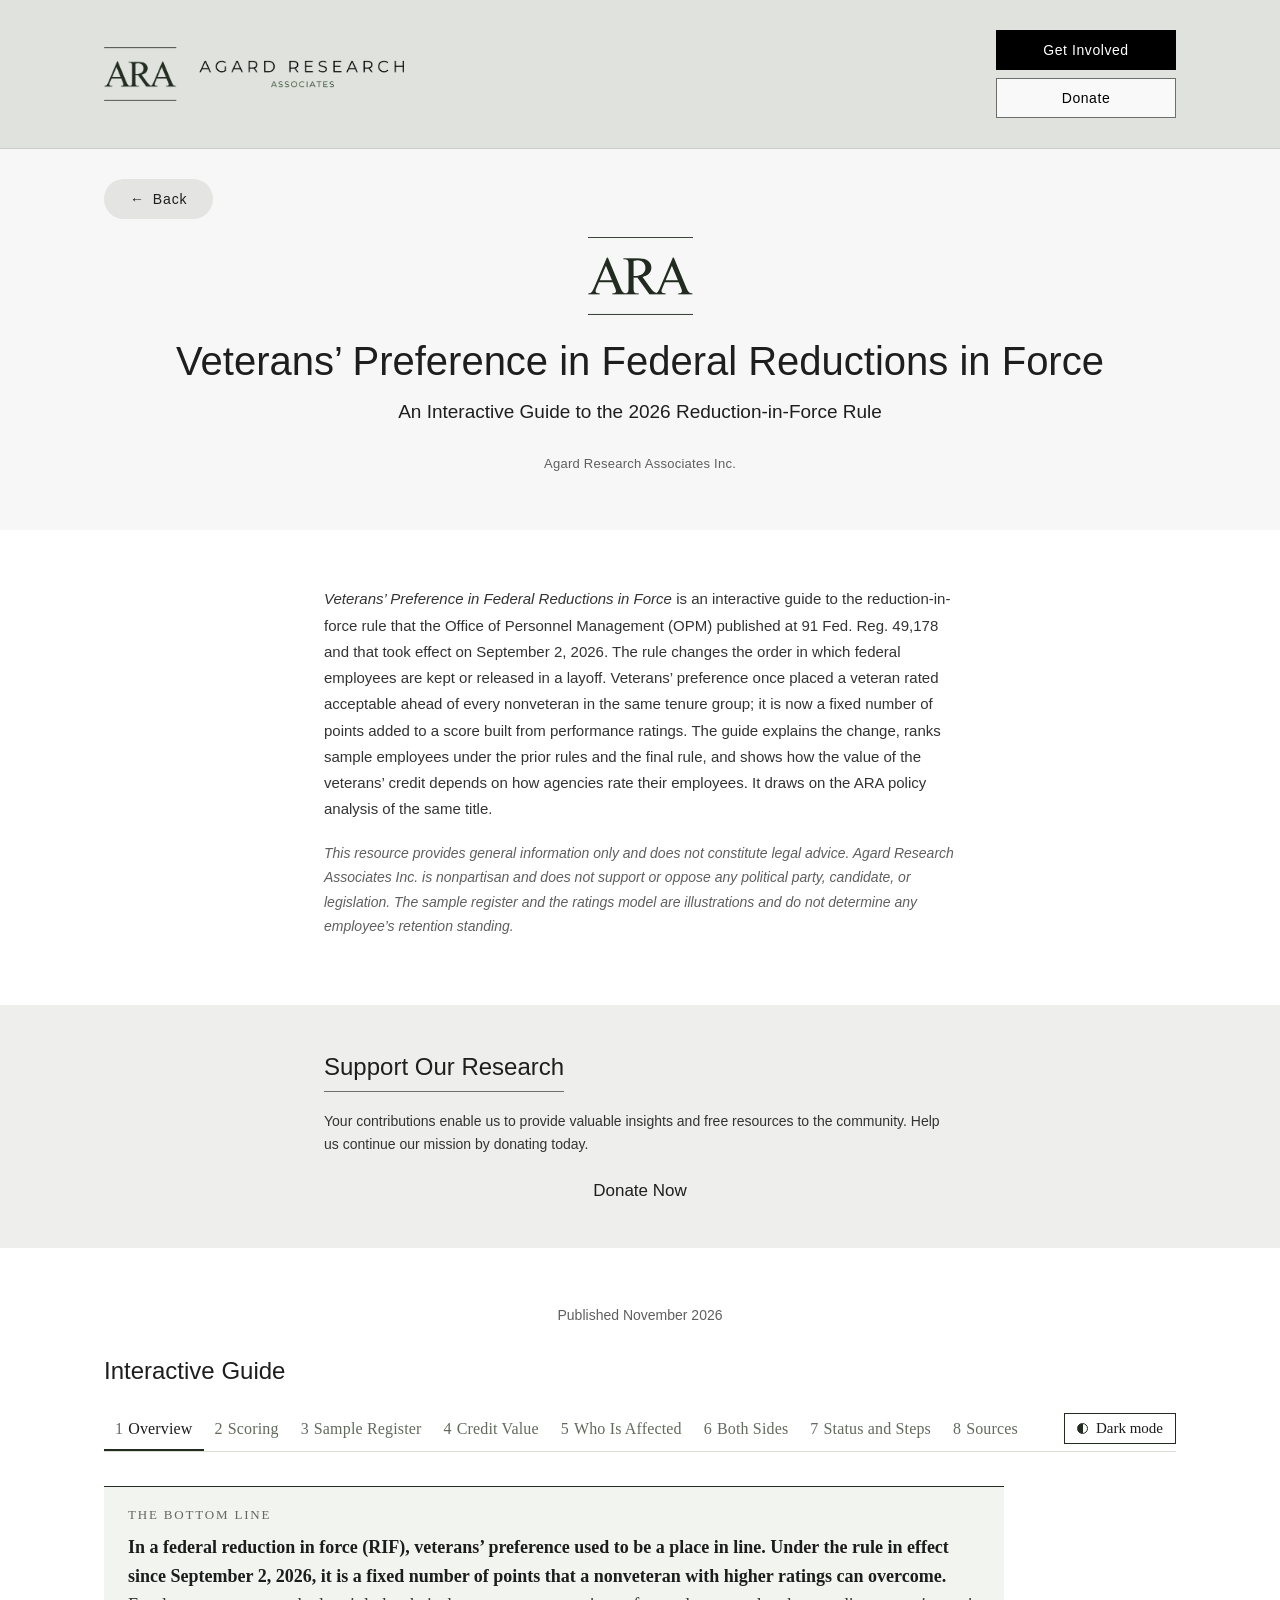
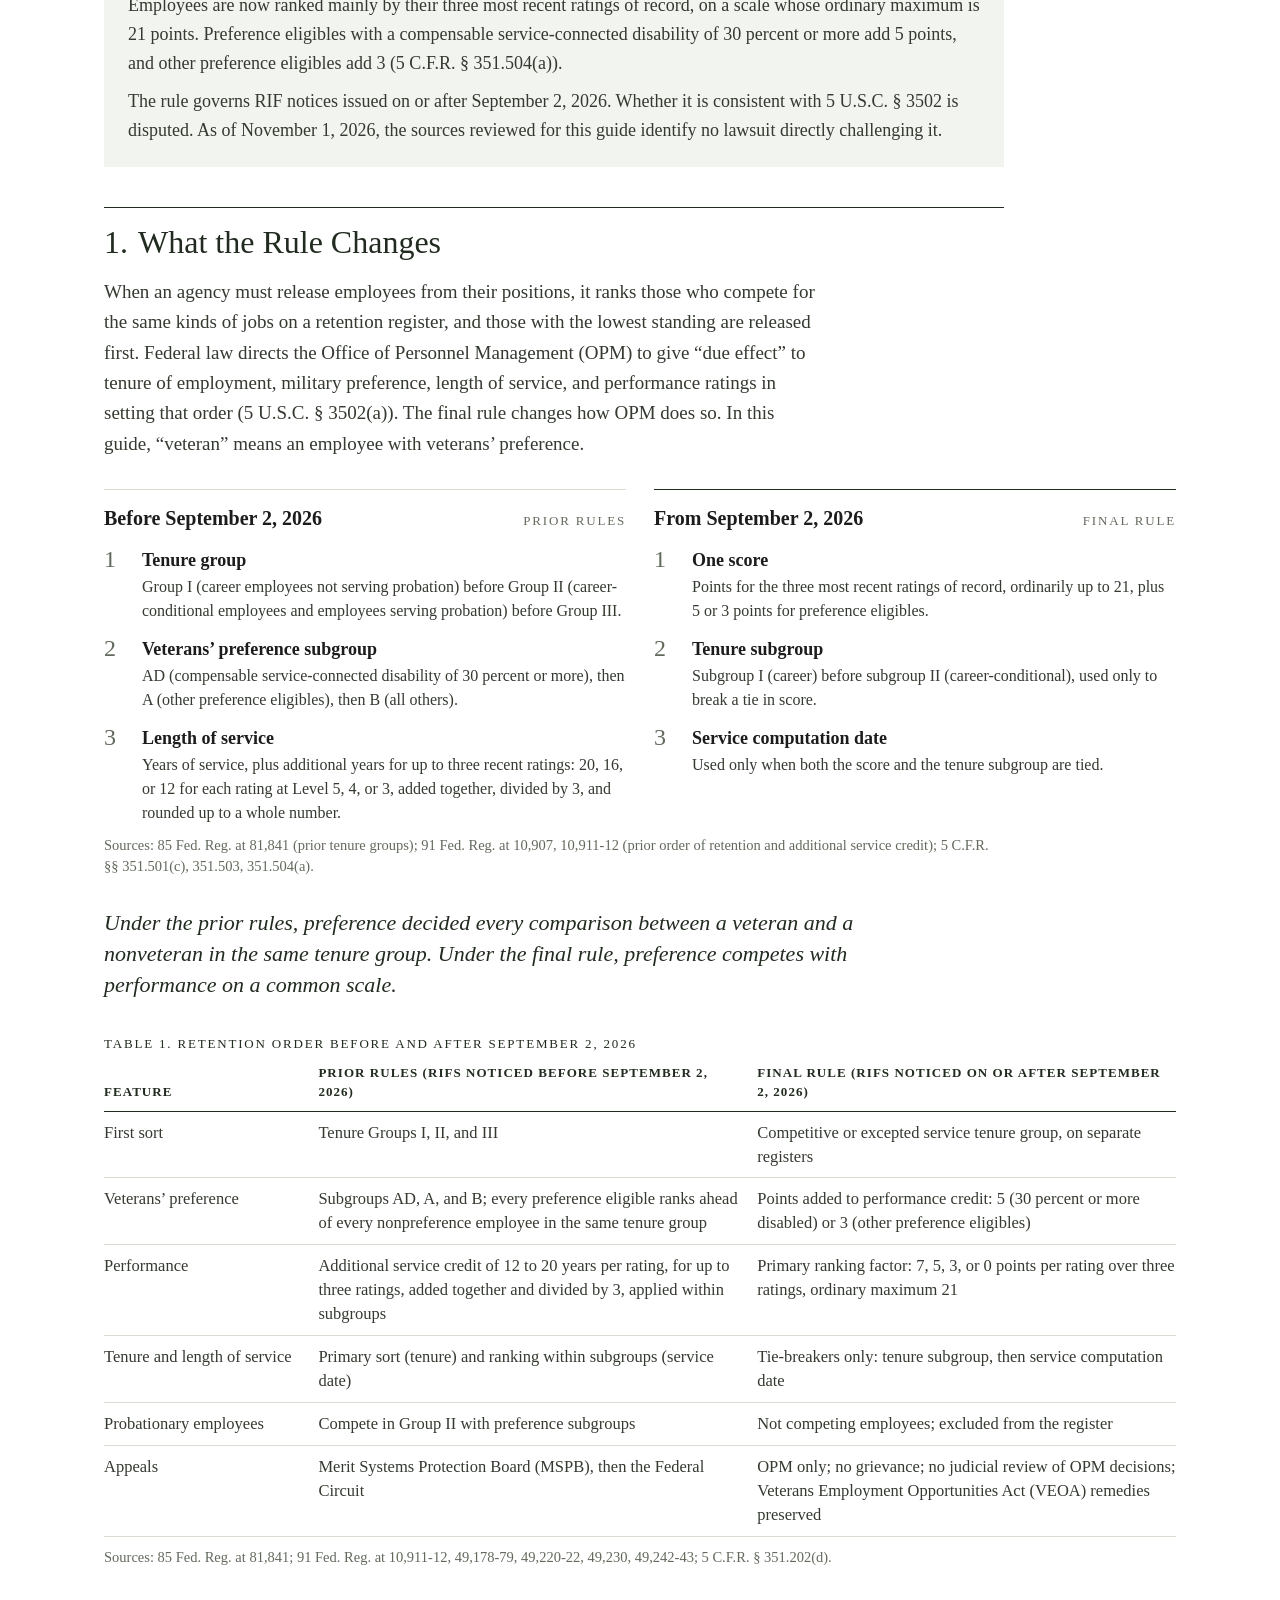
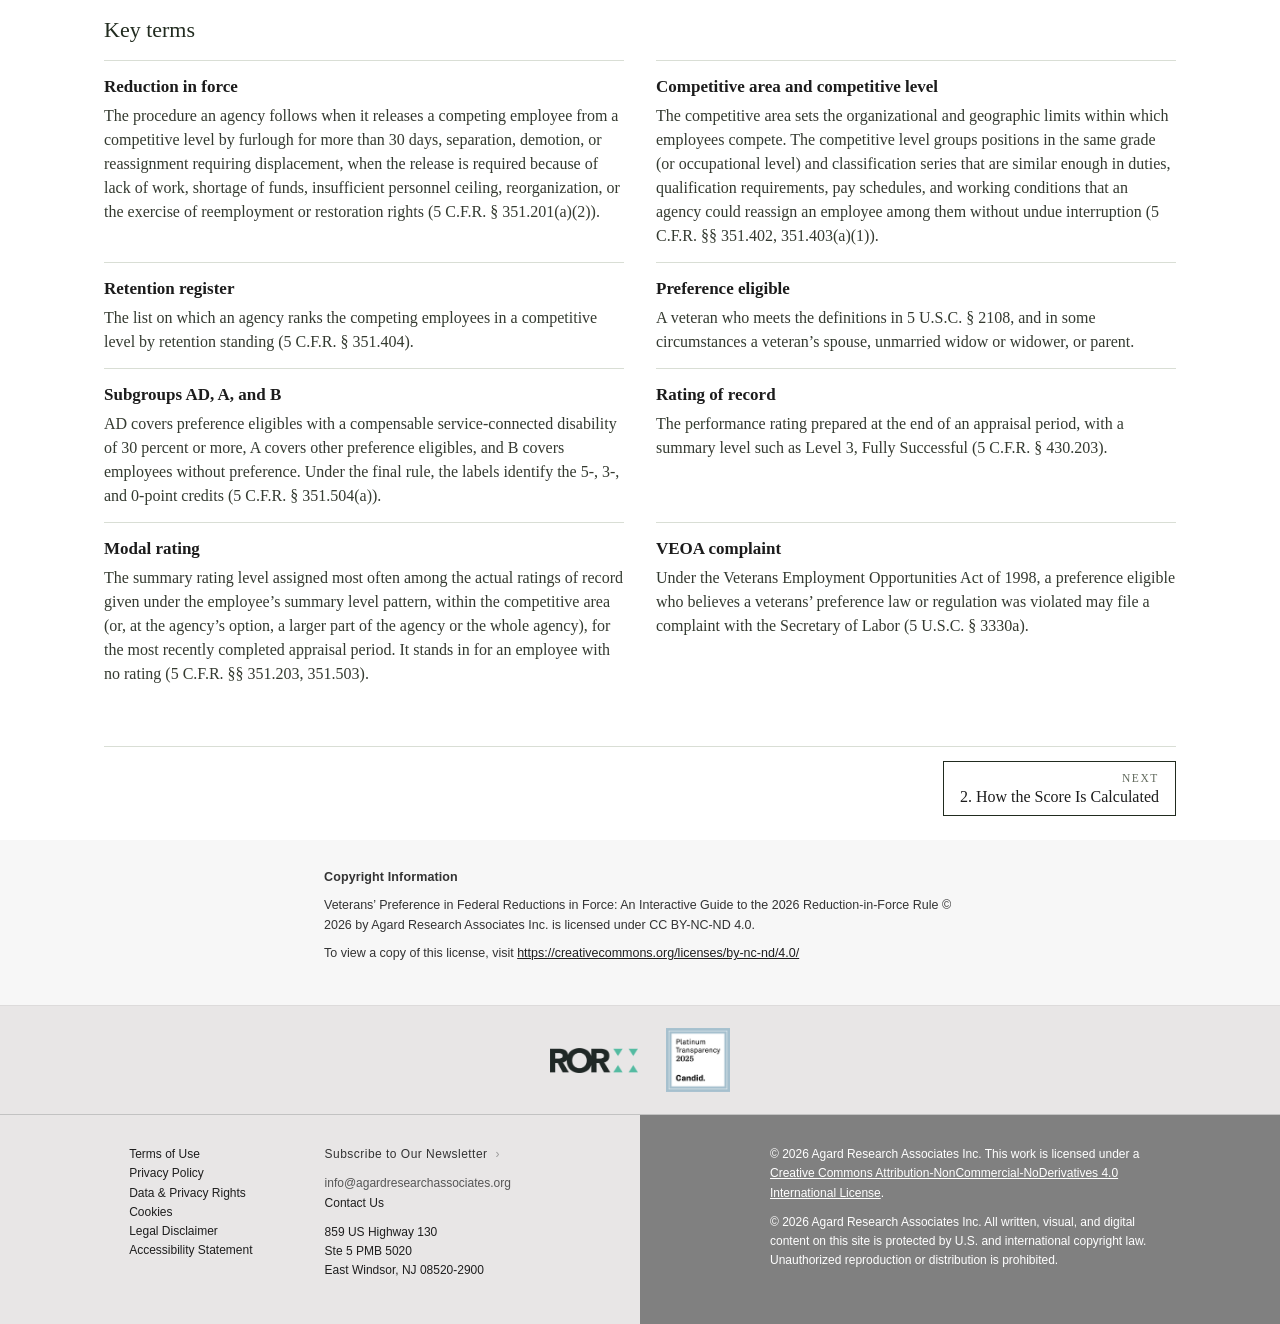
<file: veterans-preference-rif/index.html>
<!doctype html>
<html lang="en">
<head>
<!-- Google tag (gtag.js) -->
<script async src="https://www.googletagmanager.com/gtag/js?id=G-BL1WMZ2M59"></script>
<script>
  window.dataLayer = window.dataLayer || [];
  function gtag(){dataLayer.push(arguments);}
  gtag('js', new Date());
  gtag('config', 'G-BL1WMZ2M59');
</script>
<meta charset="utf-8">
<meta name="viewport" content="width=device-width, initial-scale=1">
<title>Veterans’ Preference in Federal Reductions in Force</title>
<meta name="description" content="An interactive guide from Agard Research Associates Inc. to how OPM’s 2026 reduction-in-force rule changes veterans’ preference in federal layoffs.">
<meta name="keywords" content="veterans’ preference, veterans preference, reduction in force, RIF, federal layoffs, Office of Personnel Management, OPM, RIF rule, 91 Fed. Reg. 49178, 5 U.S.C. 3502, retention register, retention standing, federal employees, veterans, disabled veterans, performance ratings, Veterans Employment Opportunities Act, VEOA, Agard Research Associates Inc.">
<meta name="author" content="Agard Research Associates Inc.">
<meta name="robots" content="index, follow, max-image-preview:large">
<link rel="canonical" href="https://library.agardresearchassociates.org/veterans-preference-rif/">
<meta property="og:type" content="article">
<meta property="og:site_name" content="Agard Research Associates Inc.">
<meta property="og:locale" content="en_US">
<meta property="og:url" content="https://library.agardresearchassociates.org/veterans-preference-rif/">
<meta property="og:title" content="Veterans’ Preference in Federal Reductions in Force">
<meta property="og:description" content="An interactive guide from Agard Research Associates Inc. to how OPM’s 2026 reduction-in-force rule changes veterans’ preference in federal layoffs.">
<meta property="og:image" content="https://library.agardresearchassociates.org/assets/share/veterans-preference-rif.png">
<meta property="og:image:secure_url" content="https://library.agardresearchassociates.org/assets/share/veterans-preference-rif.png">
<meta property="og:image:type" content="image/png">
<meta property="og:image:width" content="1200">
<meta property="og:image:height" content="630">
<meta property="og:image:alt" content="Veterans’ Preference in Federal Reductions in Force, an interactive guide from Agard Research Associates Inc. A veteran with three Fully Successful ratings and a 5-point credit scores 14; a nonveteran with three Exceeds Fully Successful ratings scores 15.">
<meta name="twitter:card" content="summary_large_image">
<meta name="twitter:title" content="Veterans’ Preference in Federal Reductions in Force">
<meta name="twitter:description" content="An interactive guide from Agard Research Associates Inc. to how OPM’s 2026 reduction-in-force rule changes veterans’ preference in federal layoffs.">
<meta name="twitter:image" content="https://library.agardresearchassociates.org/assets/share/veterans-preference-rif.png">
<meta name="twitter:image:alt" content="Veterans’ Preference in Federal Reductions in Force, an interactive guide from Agard Research Associates Inc. A veteran with three Fully Successful ratings and a 5-point credit scores 14; a nonveteran with three Exceeds Fully Successful ratings scores 15.">
<link rel="icon" href="/favicon.ico" sizes="48x48">
<link rel="icon" href="/favicon.svg" type="image/svg+xml">
<link rel="icon" href="/assets/icons/favicon-96.png" type="image/png" sizes="96x96">
<link rel="apple-touch-icon" href="/apple-touch-icon.png">
<link rel="manifest" href="/site.webmanifest">
<meta name="theme-color" content="#E0E2DE">
<script>(function(){var t=null;try{t=localStorage.getItem("ara-theme");}catch(e){}if(t!=="dark"&&t!=="light"){t=window.matchMedia&&window.matchMedia("(prefers-color-scheme: dark)").matches?"dark":"light";}document.documentElement.setAttribute("data-theme",t);})();</script>
<link rel="stylesheet" href="/assets/site.css">
<link rel="stylesheet" href="/veterans-preference-rif/guide.css">
<script type="application/ld+json">{
 "@context": "https://schema.org",
 "@type": "CreativeWork",
 "@id": "https://library.agardresearchassociates.org/veterans-preference-rif/#guide",
 "name": "Veterans’ Preference in Federal Reductions in Force",
 "alternativeHeadline": "An Interactive Guide to the 2026 Reduction-in-Force Rule",
 "headline": "Veterans’ Preference in Federal Reductions in Force",
 "description": "An interactive guide from Agard Research Associates Inc. to how OPM’s 2026 reduction-in-force rule changes veterans’ preference in federal layoffs.",
 "url": "https://library.agardresearchassociates.org/veterans-preference-rif/",
 "image": "https://library.agardresearchassociates.org/assets/share/veterans-preference-rif.png",
 "inLanguage": "en-US",
 "datePublished": "2026-11",
 "learningResourceType": "Interactive guide",
 "interactivityType": "mixed",
 "educationalLevel": "Professional",
 "audience": {
  "@type": "Audience",
  "audienceType": "Federal employees, veterans, human resources specialists, and policy analysts"
 },
 "about": [
  "Veterans’ preference",
  "Reduction in force",
  "Federal workforce",
  "Office of Personnel Management"
 ],
 "author": {
  "@id": "https://www.agardresearchassociates.org/#organization"
 },
 "publisher": {
  "@context": "https://schema.org",
  "@type": "Organization",
  "@id": "https://www.agardresearchassociates.org/#organization",
  "name": "Agard Research Associates Inc.",
  "alternateName": [
   "Agard Research Associates",
   "ARA"
  ],
  "url": "https://www.agardresearchassociates.org/",
  "logo": "https://library.agardresearchassociates.org/assets/icons/favicon-512.png",
  "email": "info@agardresearchassociates.org",
  "address": {
   "@type": "PostalAddress",
   "streetAddress": "859 US Highway 130, Ste 5 PMB 5020",
   "addressLocality": "East Windsor",
   "addressRegion": "NJ",
   "postalCode": "08520-2900",
   "addressCountry": "US"
  },
  "sameAs": [
   "https://www.agardresearchassociates.org/",
   "https://ror.org/027b2ns06",
   "https://app.candid.org/profile/16414398/agard-research-associates-inc-33-3784865"
  ]
 },
 "isBasedOn": {
  "@type": "Report",
  "name": "Veterans’ Preference in Federal Reductions in Force",
  "alternativeHeadline": "An analysis of the reduction-in-force rule at 91 Fed. Reg. 49,178 (2026), drawing on the statute and its history, the rulemaking record, and federal workforce data",
  "author": {
   "@type": "Person",
   "name": "Alyssa I. Agard"
  },
  "publisher": {
   "@id": "https://www.agardresearchassociates.org/#organization"
  },
  "datePublished": "2026-11",
  "url": "https://library.agardresearchassociates.org/veterans-preference-rif/report/",
  "encodingFormat": "application/pdf"
 },
 "isAccessibleForFree": true,
 "license": "https://creativecommons.org/licenses/by-nc-nd/4.0/",
 "keywords": "veterans’ preference, veterans preference, reduction in force, RIF, federal layoffs, Office of Personnel Management, OPM, RIF rule, 91 Fed. Reg. 49178, 5 U.S.C. 3502, retention register, retention standing, federal employees, veterans, disabled veterans, performance ratings, Veterans Employment Opportunities Act, VEOA, Agard Research Associates Inc.",
 "isPartOf": {
  "@type": "WebSite",
  "@id": "https://library.agardresearchassociates.org/#website",
  "name": "Agard Research Associates",
  "url": "https://library.agardresearchassociates.org/"
 }
}</script>
<script type="application/ld+json">{
 "@context": "https://schema.org",
 "@type": "BreadcrumbList",
 "itemListElement": [
  {
   "@type": "ListItem",
   "position": 1,
   "name": "Library",
   "item": "https://library.agardresearchassociates.org/"
  },
  {
   "@type": "ListItem",
   "position": 2,
   "name": "Veterans’ Preference in Federal Reductions in Force",
   "item": "https://library.agardresearchassociates.org/veterans-preference-rif/"
  }
 ]
}</script>
</head>
<body>
<a class="skip" href="#main">Skip to main content</a>
<header class="site-header">
  <div class="wrap header-inner">
    <a class="brand" href="https://www.agardresearchassociates.org/" target="_blank" rel="noopener"><img src="/assets/img/ara-lockup.png" width="260" height="46" alt="Agard Research Associates"><span class="sr-only"> (opens in a new window)</span></a>
    <nav class="header-actions" aria-label="Get involved and donate">
      <a class="btn btn-black" href="https://www.agardresearchassociates.org/get-involved" target="_blank" rel="noopener">Get Involved<span class="sr-only"> (opens in a new window)</span></a>
      <a class="btn btn-donate" href="https://www.agardresearchassociates.org/support-us" target="_blank" rel="noopener">Donate<span class="sr-only"> (opens in a new window)</span></a>
    </nav>
  </div>
</header>
<main id="main">
  <section class="hero">
    <div class="wrap">
      <a class="back" href="https://www.agardresearchassociates.org/all-publications" target="_blank" rel="noopener"><span aria-hidden="true">&larr;</span> Back<span class="sr-only"> (opens in a new window)</span></a>
    </div>
    <div class="wrap hero-inner">
      <img class="mark" src="/assets/img/ara-mark.png" width="105" height="78" alt="">
      <h1>Veterans’ Preference in Federal Reductions in Force</h1>
      <p class="hero-sub">An Interactive Guide to the 2026 Reduction-in-Force Rule</p>
      <p class="byline">Agard Research Associates Inc.</p>
    </div>
  </section>

  <section class="summary" aria-label="Summary">
    <div class="narrow">
      <p><i>Veterans’ Preference in Federal Reductions in Force</i> is an interactive guide to the reduction-in-force rule that the Office of
      Personnel Management (OPM) published at 91 Fed. Reg. 49,178 and that took effect on September 2, 2026. The rule changes the order in which
      federal employees are kept or released in a layoff. Veterans’ preference once placed a veteran rated acceptable ahead of every nonveteran in
      the same tenure group; it is now a fixed number of points added to a score built from performance ratings. The guide explains the change, ranks
      sample employees under the prior rules and the final rule, and shows how the value of the veterans’ credit depends on how agencies rate
      their employees. It draws on the ARA policy analysis of the same title.</p>
      <p class="note"><i>This resource provides general information only and does not constitute legal advice. Agard Research Associates Inc.
      is nonpartisan and does not support or oppose any political party, candidate, or legislation. The sample register and the ratings model
      are illustrations and do not determine any employee’s retention standing.</i></p>
    </div>
  </section>

  <section class="donate-band" aria-labelledby="support-h">
    <div class="narrow">
      <h2 id="support-h">Support Our Research</h2>
      <p>Your contributions enable us to provide valuable insights and free resources to the community. Help us continue our mission by donating today.</p>
      <p class="donate-now"><a href="https://www.agardresearchassociates.org/support-us" target="_blank" rel="noopener">Donate Now<span class="sr-only"> (opens in a new window)</span></a></p>
    </div>
  </section>

  <section class="materials" aria-labelledby="materials-h">
    <div class="wrap">
      <p class="dateline">Published November 2026</p>
      <h2 id="materials-h">Interactive Guide</h2>

      <article class="rif-guide" data-rif-guide>

        <div class="rg-bar">
          <div class="rg-tabs" role="tablist" aria-label="Sections of the guide">
            <button type="button" role="tab" id="tab-overview" aria-controls="overview" aria-selected="true"><span class="n">1</span>Overview</button>
            <button type="button" role="tab" id="tab-scoring" aria-controls="scoring" aria-selected="false" tabindex="-1"><span class="n">2</span>Scoring</button>
            <button type="button" role="tab" id="tab-register" aria-controls="register" aria-selected="false" tabindex="-1"><span class="n">3</span>Sample Register</button>
            <button type="button" role="tab" id="tab-credit" aria-controls="credit" aria-selected="false" tabindex="-1"><span class="n">4</span>Credit Value</button>
            <button type="button" role="tab" id="tab-affected" aria-controls="affected" aria-selected="false" tabindex="-1"><span class="n">5</span>Who Is Affected</button>
            <button type="button" role="tab" id="tab-debate" aria-controls="debate" aria-selected="false" tabindex="-1"><span class="n">6</span>Both Sides</button>
            <button type="button" role="tab" id="tab-status" aria-controls="status" aria-selected="false" tabindex="-1"><span class="n">7</span>Status and Steps</button>
            <button type="button" role="tab" id="tab-sources" aria-controls="sources" aria-selected="false" tabindex="-1"><span class="n">8</span>Sources</button>
          </div>
          <button type="button" class="rg-theme" id="rg-theme" aria-pressed="false" aria-label="Switch to dark mode"><span class="dot" aria-hidden="true"></span><span class="txt">Dark mode</span></button>
        </div>

        <!-- ================================================================ 1 -->
        <section class="rg-panel on" id="overview" role="tabpanel" aria-labelledby="tab-overview">
          <div class="bottom-line">
            <span class="label">The bottom line</span>
            <p><b>In a federal reduction in force (RIF), veterans’ preference used to be a place in line. Under the rule in effect since
            September 2, 2026, it is a fixed number of points that a nonveteran with higher ratings can overcome.</b> Employees are now ranked
            mainly by their three most recent ratings of record, on a scale whose ordinary maximum is 21 points. Preference eligibles with a compensable
            service-connected disability of 30 percent or more add 5 points, and other preference eligibles add 3 (5 C.F.R. § 351.504(a)).</p>
            <p>The rule governs RIF notices issued on or after September 2, 2026. Whether it is consistent with 5 U.S.C. § 3502 is disputed. As
            of November 1, 2026, the sources reviewed for this guide identify no lawsuit directly challenging it.</p>
          </div>

          <h3><span class="no">1.</span>What the Rule Changes</h3>
          <div class="prose">
            <p class="lede">When an agency must release employees from their positions, it ranks those who compete for the same kinds of jobs on
            a retention register, and those with the lowest standing are released first. Federal law directs the Office of Personnel Management
            (OPM) to give “due effect” to tenure of employment, military preference, length of service, and performance ratings in setting that
            order (5 U.S.C. § 3502(a)). The final rule changes how OPM does so. In this guide, “veteran” means an employee with veterans’
            preference.</p>
          </div>

          <div class="orders">
            <div class="order">
              <div class="head"><b>Before September 2, 2026</b><span class="label">Prior rules</span></div>
              <ol>
                <li><div><b>Tenure group</b><span>Group I (career employees not serving probation) before Group II (career-conditional employees and employees serving probation) before Group III.</span></div></li>
                <li><div><b>Veterans’ preference subgroup</b><span>AD (compensable service-connected disability of 30 percent or more), then A (other preference eligibles), then B (all others).</span></div></li>
                <li><div><b>Length of service</b><span>Years of service, plus additional years for up to three recent ratings: 20, 16, or 12 for each rating at Level 5, 4, or 3, added together, divided by 3, and rounded up to a whole number.</span></div></li>
              </ol>
            </div>
            <div class="order final">
              <div class="head"><b>From September 2, 2026</b><span class="label">Final rule</span></div>
              <ol>
                <li><div><b>One score</b><span>Points for the three most recent ratings of record, ordinarily up to 21, plus 5 or 3 points for preference eligibles.</span></div></li>
                <li><div><b>Tenure subgroup</b><span>Subgroup I (career) before subgroup II (career-conditional), used only to break a tie in score.</span></div></li>
                <li><div><b>Service computation date</b><span>Used only when both the score and the tenure subgroup are tied.</span></div></li>
              </ol>
            </div>
          </div>
          <p class="source">Sources: 85 Fed. Reg. at 81,841 (prior tenure groups); 91 Fed. Reg. at 10,907, 10,911-12 (prior order of retention and additional service credit); 5 C.F.R. §§ 351.501(c), 351.503, 351.504(a).</p>
          <p class="callout">Under the prior rules, preference decided every comparison between a veteran and a nonveteran in the same tenure group.
          Under the final rule, preference competes with performance on a common scale.</p>

          <p class="caption" id="t1">Table 1. Retention order before and after September 2, 2026</p>
          <div class="table-scroll">
            <table aria-labelledby="t1">
              <thead><tr><th scope="col" style="width:20%">Feature</th><th scope="col">Prior rules (RIFs noticed before September 2, 2026)</th><th scope="col">Final rule (RIFs noticed on or after September 2, 2026)</th></tr></thead>
              <tbody>
                <tr><td>First sort</td><td>Tenure Groups I, II, and III</td><td>Competitive or excepted service tenure group, on separate registers</td></tr>
                <tr><td>Veterans’ preference</td><td>Subgroups AD, A, and B; every preference eligible ranks ahead of every nonpreference employee in the same tenure group</td><td>Points added to performance credit: 5 (30 percent or more disabled) or 3 (other preference eligibles)</td></tr>
                <tr><td>Performance</td><td>Additional service credit of 12 to 20 years per rating, for up to three ratings, added together and divided by 3, applied within subgroups</td><td>Primary ranking factor: 7, 5, 3, or 0 points per rating over three ratings, ordinary maximum 21</td></tr>
                <tr><td>Tenure and length of service</td><td>Primary sort (tenure) and ranking within subgroups (service date)</td><td>Tie-breakers only: tenure subgroup, then service computation date</td></tr>
                <tr><td>Probationary employees</td><td>Compete in Group II with preference subgroups</td><td>Not competing employees; excluded from the register</td></tr>
                <tr><td>Appeals</td><td>Merit Systems Protection Board (MSPB), then the Federal Circuit</td><td>OPM only; no grievance; no judicial review of OPM decisions; Veterans Employment Opportunities Act (VEOA) remedies preserved</td></tr>
              </tbody>
            </table>
          </div>
          <p class="source">Sources: 85 Fed. Reg. at 81,841; 91 Fed. Reg. at 10,911-12, 49,178-79, 49,220-22, 49,230, 49,242-43; 5 C.F.R. § 351.202(d).</p>

          <h4>Key terms</h4>
          <dl class="terms">
            <div><dt>Reduction in force</dt><dd>The procedure an agency follows when it releases a competing employee from a competitive level by furlough for more than 30 days, separation, demotion, or reassignment requiring displacement, when the release is required because of lack of work, shortage of funds, insufficient personnel ceiling, reorganization, or the exercise of reemployment or restoration rights (5 C.F.R. § 351.201(a)(2)).</dd></div>
            <div><dt>Competitive area and competitive level</dt><dd>The competitive area sets the organizational and geographic limits within which employees compete. The competitive level groups positions in the same grade (or occupational level) and classification series that are similar enough in duties, qualification requirements, pay schedules, and working conditions that an agency could reassign an employee among them without undue interruption (5 C.F.R. §§ 351.402, 351.403(a)(1)).</dd></div>
            <div><dt>Retention register</dt><dd>The list on which an agency ranks the competing employees in a competitive level by retention standing (5 C.F.R. § 351.404).</dd></div>
            <div><dt>Preference eligible</dt><dd>A veteran who meets the definitions in 5 U.S.C. § 2108, and in some circumstances a veteran’s spouse, unmarried widow or widower, or parent.</dd></div>
            <div><dt>Subgroups AD, A, and B</dt><dd>AD covers preference eligibles with a compensable service-connected disability of 30 percent or more, A covers other preference eligibles, and B covers employees without preference. Under the final rule, the labels identify the 5-, 3-, and 0-point credits (5 C.F.R. § 351.504(a)).</dd></div>
            <div><dt>Rating of record</dt><dd>The performance rating prepared at the end of an appraisal period, with a summary level such as Level 3, Fully Successful (5 C.F.R. § 430.203).</dd></div>
            <div><dt>Modal rating</dt><dd>The summary rating level assigned most often among the actual ratings of record given under the employee’s summary level pattern, within the competitive area (or, at the agency’s option, a larger part of the agency or the whole agency), for the most recently completed appraisal period. It stands in for an employee with no rating (5 C.F.R. §§ 351.203, 351.503).</dd></div>
            <div><dt>VEOA complaint</dt><dd>Under the Veterans Employment Opportunities Act of 1998, a preference eligible who believes a veterans’ preference law or regulation was violated may file a complaint with the Secretary of Labor (5 U.S.C. § 3330a).</dd></div>
          </dl>
          <div class="pager"><button type="button" class="next" data-go="scoring"><span class="label">Next</span>2. How the Score Is Calculated</button></div>
        </section>

        <!-- ================================================================ 2 -->
        <section class="rg-panel" id="scoring" role="tabpanel" aria-labelledby="tab-scoring">
          <h3><span class="no">2.</span>How the Score Is Calculated</h3>
          <p class="lede">Each employee’s score is the sum of the points for three ratings of record, plus the veterans’ credit where it applies.</p>
          <div class="scoregrid">
            <div>
              <p class="caption" id="t2" style="margin-top:0">Table 2. Points under the final rule</p>
              <table aria-labelledby="t2">
                <thead><tr><th scope="col">Rating of record or preference status</th><th scope="col" class="n">Points</th></tr></thead>
                <tbody>
                  <tr><td>Level 5, Outstanding</td><td class="n">7</td></tr>
                  <tr><td>Level 4, Exceeds Fully Successful</td><td class="n">5</td></tr>
                  <tr><td>Level 3, Fully Successful</td><td class="n">3</td></tr>
                  <tr><td>Level 2 or Level 1</td><td class="n">0</td></tr>
                  <tr><td>Compensable service-connected disability of 30 percent or more (AD)</td><td class="n">+5</td></tr>
                  <tr><td>Other preference eligible (A)</td><td class="n">+3</td></tr>
                </tbody>
              </table>
              <p class="source">Sources: 5 C.F.R. §§ 351.503(a), 351.504(a); 91 Fed. Reg. at 49,220-22.</p>
            </div>
            <div class="worked">
              <span class="label">A worked comparison</span>
              <p class="eq">Rating 1 + Rating 2 + Rating 3 <i>+ veterans’ credit</i></p>
              <div class="line"><span>Veteran with a 30 percent disability, rated 3, 3, and 3: 3 + 3 + 3 + 5</span><span>14</span></div>
              <div class="line"><span>Nonveteran rated 4, 4, and 4: 5 + 5 + 5</span><span>15</span></div>
              <p style="font-size:16px">The nonveteran ranks ahead. A one-level difference held across all three ratings is worth 6 points, more than either credit.</p>
            </div>
          </div>
          <div class="lead-list">
            <p><b>Which ratings count.</b> The score uses the three most recent ratings of record received in the four years before RIF notices
            issue. One rating is counted three times, two ratings are averaged to supply the third, and an employee with no rating receives the
            modal rating (5 C.F.R. § 351.503; 91 Fed. Reg. at 49,220-22).</p>
            <p><b>How ties are broken.</b> Employees with equal scores are ordered by tenure subgroup and then by service computation date
            (5 C.F.R. § 351.501(c)).</p>
            <p><b>When standing is fixed.</b> Retention standing is determined as of the date an employee receives a specific RIF notice, not the
            date the RIF takes effect (91 Fed. Reg. at 49,178-79).</p>
            <p><b>What the credit is worth on the scale.</b> OPM calculates the 3- and 5-point credits as 14.3 and 23.8 percent of the 21-point
            scale (91 Fed. Reg. at 49,181). Under Pattern C, adjacent rating levels from Fully Successful to Outstanding differ by 2 points per
            rating. Under Pattern B, which has no Level 4, a single step from Fully Successful to Outstanding is worth 4 points, more than the
            3-point credit.</p>
          </div>
          <div class="pager">
            <button type="button" data-go="overview"><span class="label">Previous</span>1. What the Rule Changes</button>
            <button type="button" class="next" data-go="register"><span class="label">Next</span>3. A Sample Retention Register</button>
          </div>
        </section>

        <!-- ================================================================ 3 -->
        <section class="rg-panel" id="register" role="tabpanel" aria-labelledby="tab-register">
          <h3><span class="no">3.</span>A Sample Retention Register</h3>
          <p class="lede">Choose an example or change any employee. The two registers show how the same four people would be ordered under the
          prior rules and under the final rule. The examples come from the report and from OPM’s responses to commenters.</p>
          <noscript><p class="noscript">The sample register needs JavaScript. The rest of the guide reads without it.</p></noscript>
          <div class="instrument">
            <div class="pick" role="group" aria-label="Examples" id="rg-examples">
              <button type="button" data-k="gap" aria-pressed="true">One rating level apart</button>
              <button type="button" data-k="holds" aria-pressed="false">Where the credit holds</button>
              <button type="button" data-k="accepted" aria-pressed="false">Outcomes OPM accepted</button>
              <button type="button" data-k="gain" aria-pressed="false">Career-conditional veterans gain</button>
              <button type="button" data-k="prob" aria-pressed="false">A veteran on probation</button>
            </div>
            <div class="note"><p id="rg-example-note" aria-live="polite"></p></div>
            <p class="key" aria-label="Rating levels"><span><b>5</b>Outstanding, 7 points</span><span><b>4</b>Exceeds Fully Successful, 5 points</span><span><b>3</b>Fully Successful, 3 points</span><span><b>2</b>Level 2, 0 points</span></p>
            <div class="editors" id="rg-editors"></div>
            <div class="registers" aria-live="polite">
              <div class="register">
                <span class="label">Prior rules</span>
                <h5>Register before September 2</h5>
                <p class="how">Tenure group, then preference subgroup (AD, A, B), then years of service plus performance credit.</p>
                <ol class="reglist" id="rg-old"></ol>
              </div>
              <div class="register">
                <span class="label">Final rule</span>
                <h5>Register from September 2</h5>
                <p class="how">Score, then tenure subgroup, then length of service. Arrows show the change from the prior order.</p>
                <ol class="reglist" id="rg-new"></ol>
                <p class="excluded" id="rg-excluded" hidden></p>
              </div>
            </div>
          </div>
          <p class="source">Note: An illustration, not a determination of any employee’s retention standing. All four employees are assumed to hold
          positions in the same competitive area and competitive level. Adjusted service under the prior rules adds the additional service credit
          (20, 16, or 12 years for each rating at Level 5, 4, or 3, added together, divided by 3, and rounded up to a whole number) to years of service. The register
          does not model Group III, ratings of Unacceptable, missing ratings, discretionary award credits, assignment rights, or exceptions such as
          USERRA protections. Sources: ARA calculations using 85 Fed. Reg. at 81,841; 91 Fed. Reg. at 10,911-12; 5 C.F.R. §§ 351.202(d),
          351.501(c), 351.503, 351.504(a).</p>
          <div class="pager">
            <button type="button" data-go="scoring"><span class="label">Previous</span>2. How the Score Is Calculated</button>
            <button type="button" class="next" data-go="credit"><span class="label">Next</span>4. What the Credit Is Worth</button>
          </div>
        </section>

        <!-- ================================================================ 4 -->
        <section class="rg-panel" id="credit" role="tabpanel" aria-labelledby="tab-credit">
          <h3><span class="no">4.</span>What the Credit Is Worth</h3>
          <p class="lede">The credit is fixed, but the spread of ratings is not, so the practical value of preference depends on how agencies
          rate. ARA modeled how often a veteran with three Fully Successful ratings would outrank nonveteran competitors under four rating
          distributions. Choose one, or set your own.</p>
          <div class="instrument">
            <div class="controls">
              <div class="ctl">
                <span class="label" id="rg-sc-lbl">Rating distribution</span>
                <div class="pick" role="group" aria-labelledby="rg-sc-lbl" id="rg-scenarios">
                  <button type="button" data-k="A" aria-pressed="true">A. Before the cap</button>
                  <button type="button" data-k="B" aria-pressed="false">B. Cap at its ceiling</button>
                  <button type="button" data-k="C" aria-pressed="false">C. Tight distribution</button>
                  <button type="button" data-k="D" aria-pressed="false">D. Pattern B</button>
                  <button type="button" data-k="X" aria-pressed="false">Your own</button>
                </div>
              </div>
              <div class="ctl">
                <span class="label" id="rg-cr-lbl">Veterans’ credit</span>
                <div class="seg" role="group" aria-labelledby="rg-cr-lbl" id="rg-credit" style="min-width:230px">
                  <button type="button" data-cr="3" aria-pressed="true">3 points (A)</button>
                  <button type="button" data-cr="5" aria-pressed="false">5 points (AD)</button>
                </div>
              </div>
            </div>
            <div class="note"><p id="rg-sc-note" aria-live="polite"></p></div>
            <div class="custom" id="rg-custom" hidden>
              <label for="rg-p5">Share rated Level 5: <span id="rg-p5v" class="num"></span><input type="range" id="rg-p5" min="0" max="98" step="1" value="20"></label>
              <label for="rg-p4">Share rated Level 4: <span id="rg-p4v" class="num"></span><input type="range" id="rg-p4" min="0" max="98" step="1" value="20"></label>
            </div>
            <div class="distbar" id="rg-distbar"></div>
            <div class="modelgrid">
              <div class="chartwrap">
                <p class="chart-title" id="rg-chart-title"></p>
                <p class="legend" aria-hidden="true"><span><i class="sw-vet"></i>Veteran ranks ahead</span><span><i class="sw-tie"></i>Tied, counted as not ahead</span><span><i class="sw-non"></i>Nonveteran ranks ahead</span></p>
                <div class="chart" id="rg-chart"></div>
              </div>
              <div class="readouts">
                <div class="readout"><div class="big" id="rg-ro-share">22%</div><div class="lbl">of nonveterans are outranked by a veteran with three Fully Successful ratings</div></div>
                <div class="readout"><div class="big" id="rg-ro-typ">76%</div><div class="lbl">chance that a typical veteran ranks ahead of a typical nonveteran</div></div>
                <div class="readout old"><div class="big">100%</div><div class="lbl">under the prior rules, for a veteran rated acceptable in the same tenure group</div></div>
              </div>
            </div>
          </div>
          <p class="source">Figure 1. Source: ARA calculations, using the point values in 5 C.F.R. §§ 351.503(a), 351.504(a). Each employee’s three
          ratings are drawn independently from the chosen distribution; veterans and nonveterans share it; all competitors are in the same tenure
          group and competitive level; and 1 percent of ratings are Level 1. ARA found no public data on rating distributions by veteran status, so
          the shared distribution is a simplification rather than an estimate.</p>

          <p class="caption" id="t5">Table 3. Illustrative value of the veterans’ credit under four rating distributions</p>
          <div class="table-scroll">
            <table id="rg-table" aria-labelledby="t5">
              <thead><tr><th scope="col" style="width:40%">Scenario (Levels 5 / 4 / 3)</th><th scope="col" class="n">Veteran with three Fully Successful ratings: share of nonveterans outranked, with 3 / 5 points</th><th scope="col" class="n">Typical veteran against typical nonveteran: chance of ranking ahead, with 3 / 5 points</th></tr></thead>
              <tbody>
                <tr data-sc="A" class="on"><td>A. Compressed, before the cap (30 / 30 / 39 percent)</td><td class="n">22 / 47 percent</td><td class="n">76 / 88 percent</td></tr>
                <tr data-sc="B"><td>B. Cap at its ceiling, with ARA’s assumed split (15 / 25 / 59 percent)</td><td class="n">49 / 76 percent</td><td class="n">79 / 91 percent</td></tr>
                <tr data-sc="C"><td>C. Tight distribution (7 / 13 / 79 percent)</td><td class="n">77 / 94 percent</td><td class="n">84 / 95 percent</td></tr>
                <tr data-sc="D"><td>D. Pattern B (20 / none / 79 percent)</td><td class="n">52 / 90 percent</td><td class="n">70 / 94 percent</td></tr>
                <tr><td>Prior rules, any distribution</td><td class="n">100 / 100 percent</td><td class="n">100 / 100 percent</td></tr>
              </tbody>
            </table>
          </div>
          <p class="source">Source: ARA calculations under the assumptions above. Outcomes under the prior rules assume both employees are in the same
          tenure group. Ties, which occur in about 1 percent of comparisons or fewer, are counted as not ranking ahead.</p>
          <div class="lead-list">
            <p><b>Rating spread.</b> Under Pattern C, the credit counts for most when ratings cluster at Fully Successful and for least when they
            spread across the top levels, so OPM’s standardized distribution and cap raise the practical value of preference, other things equal.
            Pattern B is the exception: because one step up is worth 4 points, the 3-point credit gives a typical veteran the lowest chance of ranking
            ahead in Scenario D.</p>
            <p><b>Persistent ratings.</b> If employees receive the same rating every year, a Fully Successful veteran never outranks a nonveteran
            with consistent Level 4 ratings, whatever the credit.</p>
            <p><b>Timing.</b> Because the score draws on a four-year window, RIFs conducted in 2026 through 2028 will rely partly on ratings issued
            before the cap took effect. In ARA’s judgment, the more a register depends on those earlier ratings, the better Scenario A serves as a
            benchmark, and it is the scenario in which the credit protects Fully Successful veterans least.</p>
          </div>
          <div class="pager">
            <button type="button" data-go="register"><span class="label">Previous</span>3. A Sample Retention Register</button>
            <button type="button" class="next" data-go="affected"><span class="label">Next</span>5. Who Is Affected</button>
          </div>
        </section>

        <!-- ================================================================ 5 -->
        <section class="rg-panel" id="affected" role="tabpanel" aria-labelledby="tab-affected">
          <h3><span class="no">5.</span>Who Is Affected</h3>
          <p class="lede">RIFs were rare until 2025. The Partnership for Public Service reports that RIF separations never exceeded 300 in a
          fiscal year during the preceding decade but that 10,436 employees were separated by RIF between January 20, 2025, and January 2026.</p>
          <div class="figures">
            <div class="fig"><div class="big">621,751</div><div class="lbl">veterans in the executive branch, fiscal year 2024</div><div class="ctx">27.4 percent of 2,267,091 employees. Of these, 545,352 had veterans’ preference.</div></div>
            <div class="fig"><div class="big">262,385</div><div class="lbl">with a compensable service-connected disability of 30 percent or more</div><div class="ctx">11.6 percent of all employees and 42.2 percent of veterans. Those who are preference eligibles in a RIF receive the 5-point credit; a military retiree qualifies only under the conditions in 5 C.F.R. § 351.504(b).</div></div>
            <div class="fig"><div class="big">278,359</div><div class="lbl">preference-eligible veterans at the Department of Defense</div><div class="ctx">38.1 percent of DoD’s workforce and about half of all employees with veterans’ preference. Counting veterans without preference, 314,311.</div></div>
            <div class="fig"><div class="big">103,601</div><div class="lbl">preference-eligible veterans at the Department of Veterans Affairs</div><div class="ctx">More than any agency other than DoD; 21.5 percent of VA’s workforce. Counting veterans without preference, 122,094.</div></div>
            <div class="fig"><div class="big">47,634</div><div class="lbl">preference-eligible veterans hired in fiscal year 2024</div><div class="ctx">Among 56,318 veterans hired. Any still serving an initial probationary period or a trial period are not ranked in a RIF (5 C.F.R. § 351.202(d)).</div></div>
          </div>
          <p class="source">Sources: OPM 2026b, i, 4-6, 19 (Table 5; OPM’s tables label the Department of Defense “DOW”); Partnership for Public Service 2026b.</p>
          <div class="groups">
            <div class="group"><span class="label">Change is largest</span><b>Veterans outside DoD</b><p>DoD has ranked employees by rating of record, tenure group, average score, veterans’ preference, and service computation date since January 2017 (91 Fed. Reg. at 49,188), so preference there already works mainly as a tie-breaker after ratings (DoD 2021, paras. 1.2.a, 3.3.c, 3.4). The change in method falls chiefly on the roughly 267,000 preference-eligible veterans at other agencies (OPM 2026b, 19).</p></div>
            <div class="group"><span class="label">Lose the most among those ranked</span><b>Long-serving veterans</b><p>Length of service, which compounded their preference under the prior rules, is now only a tie-breaker, so a few rating points can place a newer nonveteran ahead.</p></div>
            <div class="group"><span class="label">Removed from competition</span><b>Veterans on probation</b><p>A veteran serving an initial probationary period is no longer a competing employee (91 Fed. Reg. at 49,178-79). Whether that helps or hurts depends on how the agency uses its discretion to keep or release probationers.</p></div>
            <div class="group"><span class="label">Can gain</span><b>Career-conditional veterans</b><p>Veterans who have completed probation but are not yet career employees (typically, OPM notes, those with more than 3 years of creditable service; 91 Fed. Reg. at 10,907) no longer sit below every career nonveteran and can outrank one with weaker ratings (91 Fed. Reg. at 49,183).</p></div>
          </div>
          <div class="pager">
            <button type="button" data-go="credit"><span class="label">Previous</span>4. What the Credit Is Worth</button>
            <button type="button" class="next" data-go="debate"><span class="label">Next</span>6. Both Sides of the Question</button>
          </div>
        </section>

        <!-- ================================================================ 6 -->
        <section class="rg-panel" id="debate" role="tabpanel" aria-labelledby="tab-debate">
          <h3><span class="no">6.</span>Both Sides of the Question</h3>
          <p class="lede">The central legal question is whether a fixed credit that a higher-rated nonveteran can overcome satisfies the statute’s
          command that a qualifying preference eligible “is entitled to be retained in preference to other competing employees”
          (5 U.S.C. § 3502(c)).</p>
          <div class="sides">
            <div class="side">
              <span class="label">Supporters</span>
              <h5>Performance should count for more</h5>
              <p>OPM supported the change, as did the Office of Special Counsel (91 Fed. Reg. at 49,184), the Departments of Agriculture and Labor
              (USDA 2026, 1; DOL 2026, 4), and FGA Action. The Niskanen Center supported it with conditions (Niskanen Center 2026, 4-5). FGA Action
              argued that performance has been “systematically underweighted” (FGA Action 2026, 2). The Niskanen Center said that because the old
              rules retain staff by tenure, length of service, and veterans’ preference, RIFs are “often disproportionately targeted at newer
              employees that have the most marketable skills” (Niskanen Center 2026, 4). OPM reads the statute as granting “a meaningful retention
              preference, not a categorical right to be retained ahead of every non-veteran regardless of performance” (91 Fed. Reg. at 49,182), and
              calls its credit</p>
              <p class="quote">“materially stronger than hiring preference as a scoring weight” (91 Fed. Reg. at 49,181).</p>
            </div>
            <div class="side">
              <span class="label">Critics</span>
              <h5>Preference is an entitlement</h5>
              <p>Federal employee unions and the National Employment Lawyers Association argue that the statute protects any veteran whose
              performance is acceptable (AFGE and AFSCME 2026, 2; NELA 2026, 1-2), a reading that draws support from <i>Hilton v. Sullivan</i>,
              334 U.S. 323 (1948), which construed the retention preference in section 12 of the Veterans’ Preference Act of 1944. Disabled American
              Veterans said the statute’s four factors reflect “a deliberate balance,” “ensuring that no single factor dominates to the detriment of
              the others,” and called preference</p>
              <p class="quote">“a substantive statutory entitlement” (DAV 2026b, 2).</p>
              <p>DAV warned that the rule would reduce preference to “a largely illusory consideration” (DAV 2026b, 3), a characterization OPM
              called “not accurate” (91 Fed. Reg. at 49,182).
              The Veterans of Foreign Wars supported modernization but warned against making preference “a secondary, point-based consideration”
              (VFW 2026, 1-2).</p>
            </div>
            <div class="side">
              <span class="label">Research record</span>
              <h5>A caution for both sides</h5>
              <p>GAO found that employees without preference were about two to seven times as likely to lose their jobs at three military
              installations in fiscal year 1991 (GAO 1998, 1). Reviewing RIFs at three DoD installations, it also found that women and minorities
              were disproportionately separated, “in part because they ranked lower than white males in one of three retention factors, including
              veterans’ preference” (GAO 1996, 2).</p>
              <p>In the report’s reading, the categorical preference protected veterans substantially and shifted RIF losses toward nonveterans, while a
              weighted preference spreads losses more evenly but makes outcomes depend on the accuracy of performance ratings.</p>
            </div>
          </div>
          <p class="lede" style="margin-top:30px">ARA presents both sides and takes no position on whether the rule is wise or lawful.</p>
          <div class="pager">
            <button type="button" data-go="affected"><span class="label">Previous</span>5. Who Is Affected</button>
            <button type="button" class="next" data-go="status"><span class="label">Next</span>7. Where Things Stand</button>
          </div>
        </section>

        <!-- ================================================================ 7 -->
        <section class="rg-panel" id="status" role="tabpanel" aria-labelledby="tab-status">
          <h3><span class="no">7.</span>Where Things Stand</h3>
          <p class="lede">Status as of November 1, 2026.</p>
          <ol class="timeline">
            <li><span class="d">December 17, 2020</span><span class="e">OPM proposes ranking employees by performance within each tenure group, ahead of veterans’ preference (85 Fed. Reg. 81,839). The proposal is not adopted; in 2026 OPM considers reissuing it and rejects that option as too narrow (91 Fed. Reg. at 49,212).</span></li>
            <li><span class="d">March 5, 2026</span><span class="e">OPM proposes the current rule (91 Fed. Reg. 10,904) and later receives 721 unique comments.</span></li>
            <li><span class="d">July 7, 2026</span><span class="e">OPM publishes the performance appraisal rule, which takes effect August 6, 2026, and authorizes OPM to set a standardized distribution of ratings (91 Fed. Reg. 41,521).</span></li>
            <li><span class="d">August 3, 2026</span><span class="e">The final RIF rule and the RIF appeals rule are published. For RIF notices issued on or after September 2, appeals move from the MSPB to OPM.</span></li>
            <li><span class="d">August 24, 2026</span><span class="e">Unions sue OPM over the appraisal and suitability rules; the complaint cites the RIF rule only as context.</span></li>
            <li><span class="d">September 2, 2026</span><span class="e">The RIF rule and the appeals rule take effect for RIF notices issued on or after this date.</span></li>
            <li><span class="d">September 21, 2026</span><span class="e">OPM caps Level 4 and Level 5 ratings at a combined 40 percent for fiscal year 2026, “a ceiling, not a target,” for career Senior Executive Service members, career senior professionals, and career and career-conditional General Schedule employees. Wage Grade employees, offices of inspectors general, and some other groups are excluded, and bargaining agreements that bar forced distributions remain in force until they expire (OPM 2026c, 2-4).</span></li>
            <li class="ahead"><span class="d">November 18, 2026</span><span class="e">A rule on administrative leave, including leave during a RIF notice period, takes effect (91 Fed. Reg. 65,924).</span></li>
            <li class="ahead"><span class="d">January 1, 2027</span><span class="e">Agencies must use the new summary-level rating patterns (91 Fed. Reg. 41,521).</span></li>
          </ol>

          <h4>What ARA will watch</h4>
          <div class="watch">
            <p><b>Litigation over the rule.</b> A facial challenge to the rule or the appeals rule, or a VEOA appeal raising § 3502(c), would test the central legal question and the reach of the bar on judicial review.</p>
            <p><b>Rating distributions.</b> OPM’s fiscal year 2026 results, the cap it sets for fiscal year 2027, and agencies’ choice of summary patterns will set the practical value of the credit.</p>
            <p><b>RIF volume and composition.</b> Data on separations by preference status would show whether the modeled effects appear in practice.</p>
            <p><b>DoD alignment.</b> Whether DoD revises its instruction to conform to the new part 351 will determine how its roughly 278,000 preference-eligible veterans are ranked.</p>
            <p><b>Congressional action.</b> Appropriations riders or legislation on retention preference or RIF appeal rights would change the legal baseline.</p>
            <p><b>OPM appeal decisions.</b> The first OPM decisions in RIF appeals brought by preference eligibles will show how OPM applies § 3502(c).</p>
          </div>

          <h4>If you have veterans’ preference</h4>
          <ol class="steps">
            <li><div><b>Check your ratings of record.</b><p>Confirm that all of your ratings from the past four years appear in your personnel records. Missing ratings are filled in by formula, and your three most recent ratings now set most of your standing.</p></div></li>
            <li><div><b>Check your preference status.</b><p>Confirm that your records show the correct veterans’ preference. Only a compensable service-connected disability of 30 percent or more earns the 5-point credit; other preference eligibles receive 3. A military retiree counts as a preference eligible in a RIF only under the conditions in 5 C.F.R. § 351.504(b).</p></div></li>
            <li><div><b>Know where appeals go.</b><p>For RIF notices issued on or after September 2, 2026, appeals go to OPM rather than the MSPB, and OPM’s rule bars grievances over RIFs and court review of its decisions (91 Fed. Reg. at 49,230, 49,242-43).</p></div></li>
            <li><div><b>Know the complaint deadline.</b><p>A preference eligible who believes a RIF violated a veterans’ preference law or regulation may file a complaint with the Secretary of Labor within 60 days after the date of the alleged violation. If the Secretary has not resolved the complaint within 60 days of filing, the complainant may appeal to the MSPB, no later than 15 days after receiving the Secretary’s written notice of the results. Once an MSPB appeal has been pending for 120 days without a decision on the merits, the complainant may instead file suit in federal district court (5 U.S.C. §§ 3330a(a), (d), 3330b).</p></div></li>
          </ol>
          <h4>Official resources</h4>
          <ul class="resources">
            <li><a href="https://www.opm.gov/policy-data-oversight/workforce-restructuring/reductions-in-force-rif" target="_blank" rel="noopener">Office of Personnel Management, Reductions in Force (RIF)<span class="sr-only"> (opens in a new window)</span></a></li>
            <li><a href="https://webapps.dol.gov/elaws/vets/vetpref/vetspref.htm" target="_blank" rel="noopener">U.S. Department of Labor, Veterans’ Preference Advisor<span class="sr-only"> (opens in a new window)</span></a></li>
            <li><a href="https://www.federalregister.gov/documents/2026/08/03/2026-15665/reduction-in-force" target="_blank" rel="noopener">Reduction in Force, 91 Fed. Reg. 49,178 (Aug. 3, 2026)<span class="sr-only"> (opens in a new window)</span></a></li>
            <li><a href="https://www.federalregister.gov/documents/2026/08/03/2026-15666/reduction-in-force-appeals" target="_blank" rel="noopener">Reduction in Force Appeals, 91 Fed. Reg. 49,230 (Aug. 3, 2026)<span class="sr-only"> (opens in a new window)</span></a></li>
          </ul>
          <div class="pager">
            <button type="button" data-go="debate"><span class="label">Previous</span>6. Both Sides of the Question</button>
            <button type="button" class="next" data-go="sources"><span class="label">Next</span>8. Sources</button>
          </div>
        </section>

        <!-- ================================================================ 8 -->
        <section class="rg-panel" id="sources" role="tabpanel" aria-labelledby="tab-sources">
          <h3><span class="no">8.</span>Sources</h3>
          <p class="lede">Statutes, regulations, Federal Register documents, and cases are cited in full where they appear. Sources cited by author
          and year are listed below; the complete reference list is in the report’s
          <a href="/veterans-preference-rif/references/">references</a> (PDF).</p>
          <div class="refs" id="rg-refs">
            <p>AFGE and AFSCME (American Federation of Government Employees and American Federation of State, County and Municipal Employees). 2026. “Comments by AFGE and AFSCME Concerning OPM’s Proposed Changes to Established RIF Procedures.” Letter to the Office of Personnel Management, May 4. Docket OPM-2025-0107, Comment 0680. <a href="https://www.regulations.gov/comment/OPM-2025-0107-0680" target="_blank" rel="noopener">https://www.regulations.gov/comment/OPM-2025-0107-0680<span class="sr-only"> (opens in a new window)</span></a>.</p>
            <p>DAV (Disabled American Veterans). 2026b. “Response of DAV (Disabled American Veterans) to the Office of Personnel Management’s Proposed Rule on Reduction in Force Procedures.” Letter to the Office of Personnel Management signed by Scott Hope, National Service Director, April 13. Docket OPM-2025-0107, Comment 0157. <a href="https://www.regulations.gov/comment/OPM-2025-0107-0157" target="_blank" rel="noopener">https://www.regulations.gov/comment/OPM-2025-0107-0157<span class="sr-only"> (opens in a new window)</span></a>.</p>
            <p>DoD (U.S. Department of Defense). 2021. <i>DoD Civilian Personnel Management System: Reduction in Force</i>. DoD Instruction 1400.25, Volume 351, June 24. <a href="https://www.esd.whs.mil/Portals/54/Documents/DD/issuances/140025/140025_V351.PDF" target="_blank" rel="noopener">https://www.esd.whs.mil/Portals/54/Documents/DD/issuances/140025/140025_V351.PDF<span class="sr-only"> (opens in a new window)</span></a>.</p>
            <p>DOL (U.S. Department of Labor). 2026. “Comment of the Department of Labor in Support of OPM’s Proposed Rule Reduction in Force.” Letter to the Office of Personnel Management, May 4. Docket OPM-2025-0107, Comment 0720. <a href="https://www.regulations.gov/comment/OPM-2025-0107-0720" target="_blank" rel="noopener">https://www.regulations.gov/comment/OPM-2025-0107-0720<span class="sr-only"> (opens in a new window)</span></a>.</p>
            <p>FGA Action. 2026. “Comment on OPM-2025-0107.” Comment by David Craig, Visiting Fellow, submitted to the Office of Personnel Management, May 4. Docket OPM-2025-0107, Comment 0673. <a href="https://www.regulations.gov/comment/OPM-2025-0107-0673" target="_blank" rel="noopener">https://www.regulations.gov/comment/OPM-2025-0107-0673<span class="sr-only"> (opens in a new window)</span></a>.</p>
            <p>GAO (U.S. General Accounting Office). 1996. <i>Veterans’ Preference: Data on Employment of Veterans</i>. GAO/GGD-96-13. February. <a href="https://www.gao.gov/products/ggd-96-13" target="_blank" rel="noopener">https://www.gao.gov/products/ggd-96-13<span class="sr-only"> (opens in a new window)</span></a>.</p>
            <p>GAO (U.S. General Accounting Office). 1998. <i>The Public Service: Veterans’ Preference in Hiring and Reductions-in-Force</i>. Statement of Michael Brostek before the Senate Committee on Veterans’ Affairs. GAO/T-GGD-98-88. March 24. <a href="https://www.gao.gov/products/t-ggd-98-88" target="_blank" rel="noopener">https://www.gao.gov/products/t-ggd-98-88<span class="sr-only"> (opens in a new window)</span></a>.</p>
            <p>NELA (National Employment Lawyers Association). 2026. Comment on the notice of proposed rulemaking “Reduction in Force,” RIN 3206-AO86. Letter to the Office of Personnel Management, May 4. Docket OPM-2025-0107, Comment 0660. <a href="https://www.regulations.gov/comment/OPM-2025-0107-0660" target="_blank" rel="noopener">https://www.regulations.gov/comment/OPM-2025-0107-0660<span class="sr-only"> (opens in a new window)</span></a>.</p>
            <p>Niskanen Center. 2026. Comment on RIN 3206-AO86, “Reduction in Force.” Letter to Director Scott Kupor, May 4. Docket OPM-2025-0107, Comment 0687. <a href="https://www.regulations.gov/comment/OPM-2025-0107-0687" target="_blank" rel="noopener">https://www.regulations.gov/comment/OPM-2025-0107-0687<span class="sr-only"> (opens in a new window)</span></a>.</p>
            <p>OPM (U.S. Office of Personnel Management). 2026b. <i>FY 2024 Employment of Veterans and Military-Connected Spouses and Survivors in the Federal Executive Branch Report</i>. January. <a href="https://www.opm.gov/fedshirevets/hiring-officials/veteran-employment-data/fy-2024-employment-of-veterans-and-military-connected-spouses-and-survivors-in-the-federal-executive-branch-report.pdf" target="_blank" rel="noopener">https://www.opm.gov/fedshirevets/hiring-officials/veteran-employment-data/fy-2024-employment-of-veterans-and-military-connected-spouses-and-survivors-in-the-federal-executive-branch-report.pdf<span class="sr-only"> (opens in a new window)</span></a>.</p>
            <p>OPM (U.S. Office of Personnel Management). 2026c. “FY 2026 Standardized Distribution of Rating Levels and FY 2026 Performance Awards Guidance for Federal Employees.” Memorandum from Director Scott Kupor to heads and acting heads of departments and agencies, September 21. <a href="https://www.opm.gov/chcoc/latest-memos/fy-2026-standardized-distribution-of-rating-levels-and-fy-2026-performance-awards-guidance-for-federal-employees.pdf" target="_blank" rel="noopener">https://www.opm.gov/chcoc/latest-memos/fy-2026-standardized-distribution-of-rating-levels-and-fy-2026-performance-awards-guidance-for-federal-employees.pdf<span class="sr-only"> (opens in a new window)</span></a>.</p>
            <p>Partnership for Public Service. 2026b. “The Federal Workforce One Year into the Trump Administration.” Fed Figures analysis of federal workforce data as of January 2026, April 16. <a href="https://ourpublicservice.org/know-the-facts/resource-library/reports/the-federal-workforce-one-year-into-the-trump-administration" target="_blank" rel="noopener">https://ourpublicservice.org/know-the-facts/resource-library/reports/the-federal-workforce-one-year-into-the-trump-administration<span class="sr-only"> (opens in a new window)</span></a>.</p>
            <p>SEA (Senior Executives Association). 2026. “Comments on Proposed Rule: Reduction in Force (RIN 3206-AO86; Docket ID: OPM-2025-0107).” Undated letter to the Office of Personnel Management. Docket OPM-2025-0107, Comment 0683. <a href="https://www.regulations.gov/comment/OPM-2025-0107-0683" target="_blank" rel="noopener">https://www.regulations.gov/comment/OPM-2025-0107-0683<span class="sr-only"> (opens in a new window)</span></a>.</p>
            <p>USDA (U.S. Department of Agriculture). 2026. Comment on OPM’s proposed rules on reduction-in-force regulations. Letter from the Office of the Deputy Secretary to Director Scott Kupor, May 1. Docket OPM-2025-0107, Comment 0719. <a href="https://www.regulations.gov/comment/OPM-2025-0107-0719" target="_blank" rel="noopener">https://www.regulations.gov/comment/OPM-2025-0107-0719<span class="sr-only"> (opens in a new window)</span></a>.</p>
            <p>VFW (Veterans of Foreign Wars). 2026. Comment on the proposed rule “Reduction in Force.” Letter signed by Michael S. Figlioli, Chief of Staff, VFW Washington Office, May 4. Docket OPM-2025-0107, Comment 0676. <a href="https://www.regulations.gov/comment/OPM-2025-0107-0676" target="_blank" rel="noopener">https://www.regulations.gov/comment/OPM-2025-0107-0676<span class="sr-only"> (opens in a new window)</span></a>.</p>
          </div>
          <div class="about">
            <span class="label">About this guide</span>
            <p>Agard Research Associates Inc. (ARA) is a nonpartisan, nonprofit research institute in New Jersey. This guide is based on the ARA
            policy analysis <a href="/veterans-preference-rif/report/"><i>Veterans’ Preference in Federal Reductions in Force</i></a> (November 2026) by Alyssa I. Agard.
            The <a href="/veterans-preference-rif/report/">full report</a>, a <a href="/veterans-preference-rif/summary/">three-page summary</a>,
            and the <a href="/veterans-preference-rif/references/">complete reference list</a> are available as PDFs. Every statement in it was
            checked against the source documents cited. All statements of legal and regulatory status are current as of November 1, 2026.
            Version 1.0, November 2026.</p>
          </div>
          <div class="pager">
            <button type="button" data-go="status"><span class="label">Previous</span>7. Where Things Stand</button>
            <button type="button" class="next" data-go="overview"><span class="label">Back to start</span>1. What the Rule Changes</button>
          </div>
        </section>
      </article>
    </div>
  </section>

  <section class="copyright" aria-labelledby="copyright-h">
    <div class="narrow">
      <h2 id="copyright-h">Copyright Information</h2>
      <p>Veterans’ Preference in Federal Reductions in Force: An Interactive Guide to the 2026 Reduction-in-Force Rule &copy; 2026 by Agard Research Associates Inc. is licensed under CC BY-NC-ND 4.0.</p>
      <p>To view a copy of this license, visit <a href="https://creativecommons.org/licenses/by-nc-nd/4.0/" target="_blank" rel="noopener">https://creativecommons.org/licenses/by-nc-nd/4.0/<span class="sr-only"> (opens in a new window)</span></a></p>
    </div>
  </section>
</main>
<script src="/veterans-preference-rif/guide.js" defer></script>
<footer class="site-footer">
  <div class="footer-badges">
    <div class="wrap badges-inner">
      <a class="badge badge-ror" href="https://ror.org/027b2ns06" target="_blank" rel="noopener"><img src="/assets/img/ror-logo.png" width="88" height="25" alt="ROR, Research Organization Registry: Agard Research Associates Inc."><span class="sr-only"> (opens in a new window)</span></a>
      <a class="badge badge-candid" href="https://app.candid.org/profile/16414398/agard-research-associates-inc-33-3784865" target="_blank" rel="noopener"><img src="/assets/img/candid-seal.png" width="64" height="64" alt="Candid Platinum Transparency seal: Agard Research Associates Inc. profile on Candid"><span class="sr-only"> (opens in a new window)</span></a>
    </div>
  </div>
  <div class="footer-main">
    <div class="footer-light">
      <ul class="footer-links">
        <li><a href="https://www.agardresearchassociates.org/terms-of-use" target="_blank" rel="noopener">Terms of Use<span class="sr-only"> (opens in a new window)</span></a></li><li><a href="https://www.agardresearchassociates.org/privacy-policy" target="_blank" rel="noopener">Privacy Policy<span class="sr-only"> (opens in a new window)</span></a></li><li><a href="https://www.agardresearchassociates.org/data-and-privacy-rights" target="_blank" rel="noopener">Data &amp; Privacy Rights<span class="sr-only"> (opens in a new window)</span></a></li><li><a href="https://www.agardresearchassociates.org/cookie-policy" target="_blank" rel="noopener">Cookies<span class="sr-only"> (opens in a new window)</span></a></li><li><a href="https://www.agardresearchassociates.org/legal-disclaimer" target="_blank" rel="noopener">Legal Disclaimer<span class="sr-only"> (opens in a new window)</span></a></li><li><a href="https://www.agardresearchassociates.org/accessibility-statement" target="_blank" rel="noopener">Accessibility Statement<span class="sr-only"> (opens in a new window)</span></a></li>
      </ul>
      <div class="footer-contact">
        <p class="newsletter"><a href="https://www.agardresearchassociates.org/#vita-publica" target="_blank" rel="noopener">Subscribe to Our Newsletter <span aria-hidden="true" class="chev">&rsaquo;</span><span class="sr-only"> (opens in a new window)</span></a></p>
        <p><a class="muted" href="mailto:info@agardresearchassociates.org">info@agardresearchassociates.org</a><br><a href="https://www.agardresearchassociates.org/contact-us" target="_blank" rel="noopener">Contact Us<span class="sr-only"> (opens in a new window)</span></a></p>
        <p class="address">859 US Highway 130<br>Ste 5 PMB 5020<br>East Windsor, NJ 08520-2900</p>
      </div>
    </div>
    <div class="footer-dark">
      <div class="footer-dark-inner">
      <p>&copy; 2026 Agard Research Associates Inc. This work is licensed under a <a href="https://creativecommons.org/licenses/by-nc-nd/4.0/" target="_blank" rel="noopener">Creative Commons Attribution-NonCommercial-NoDerivatives 4.0 International License<span class="sr-only"> (opens in a new window)</span></a>.</p>
      <p>&copy; 2026 Agard Research Associates Inc. All written, visual, and digital content on this site is protected by U.S. and international copyright law. Unauthorized reproduction or distribution is prohibited.</p>
      </div>
    </div>
  </div>
</footer>
</body>
</html>
</file>
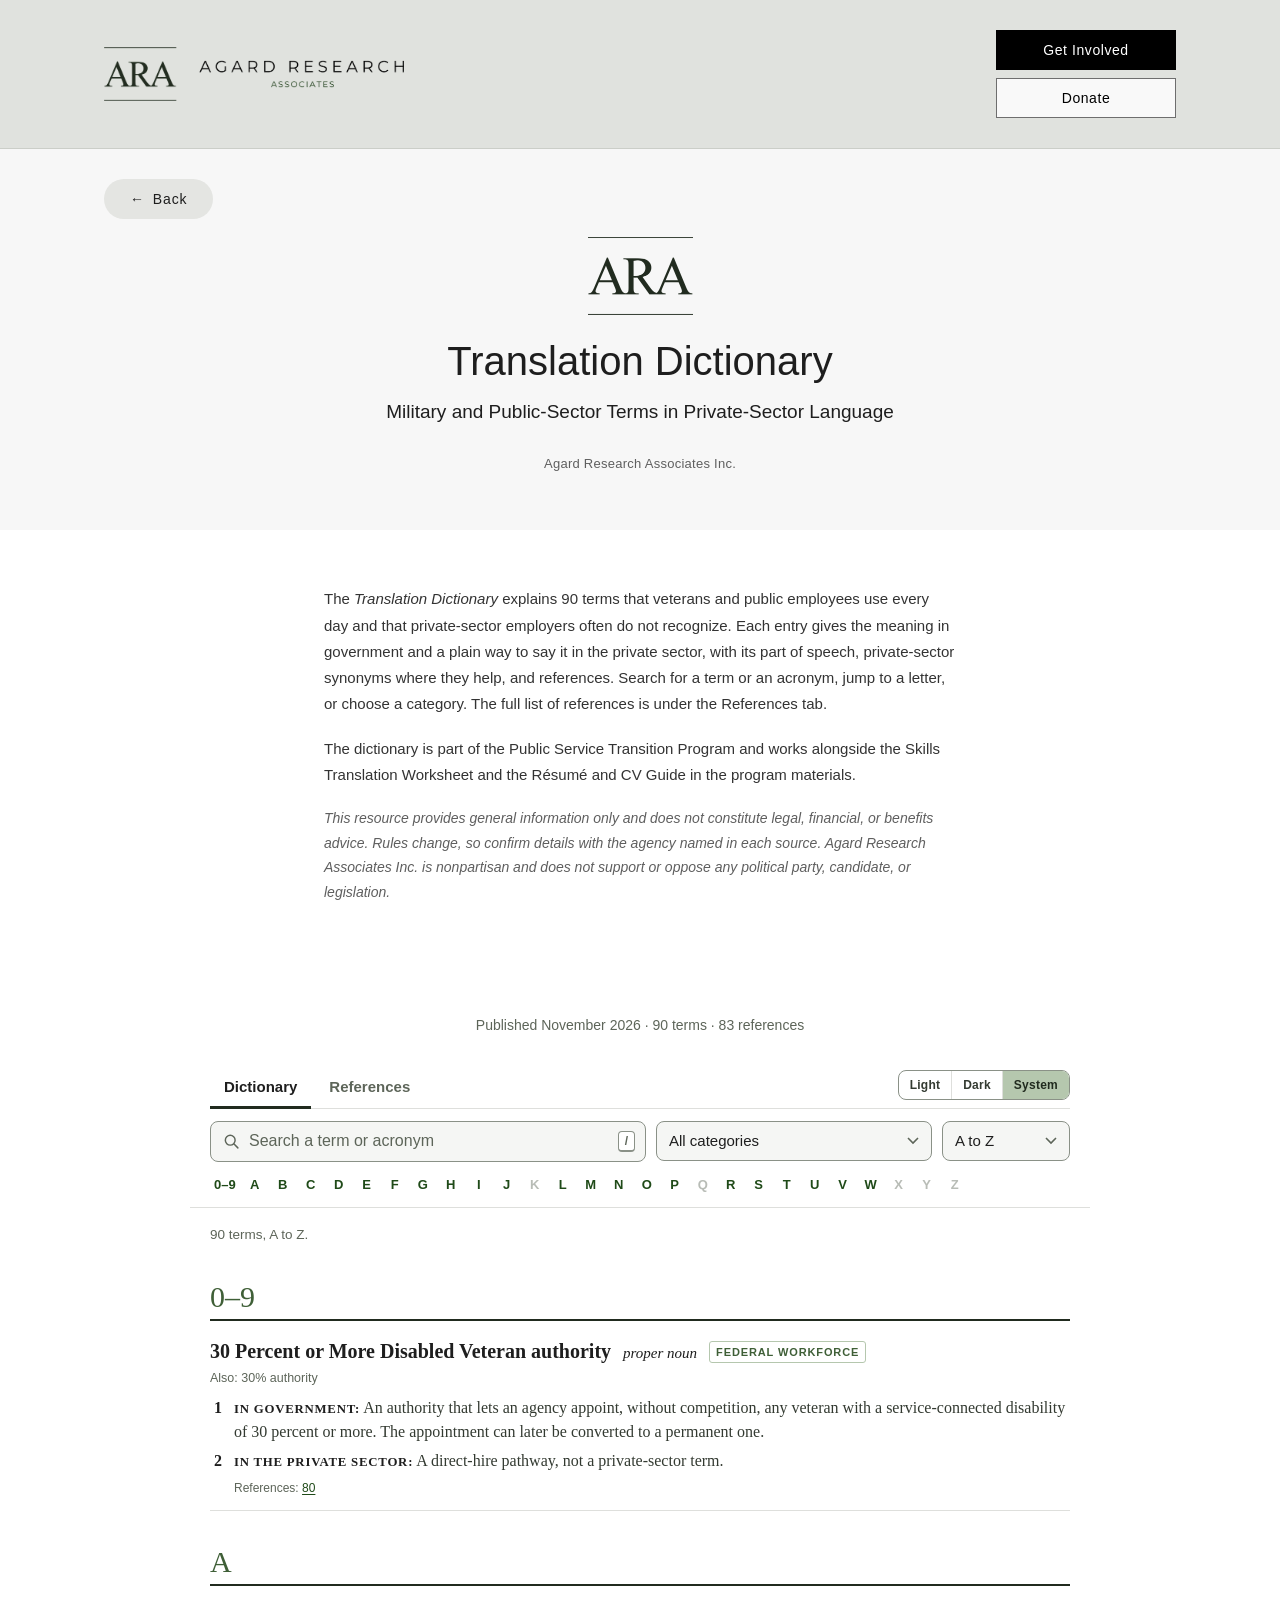
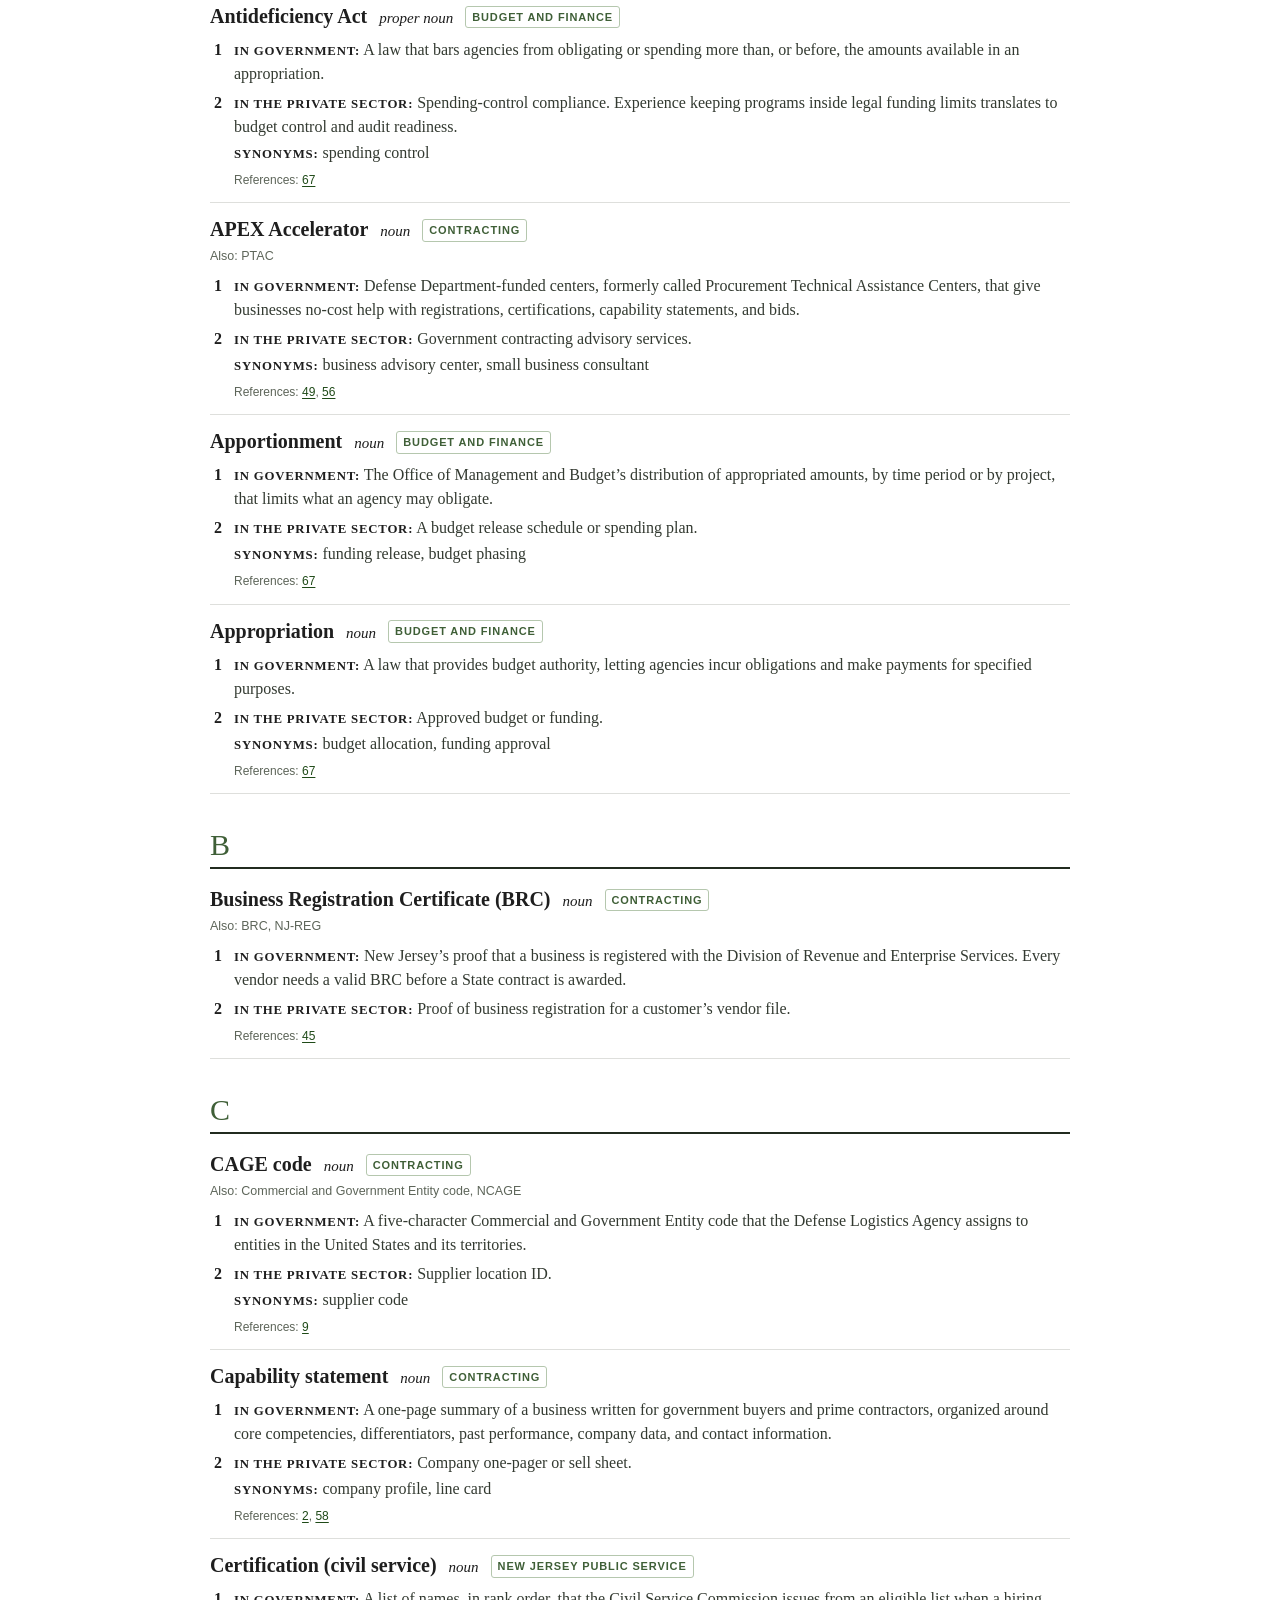
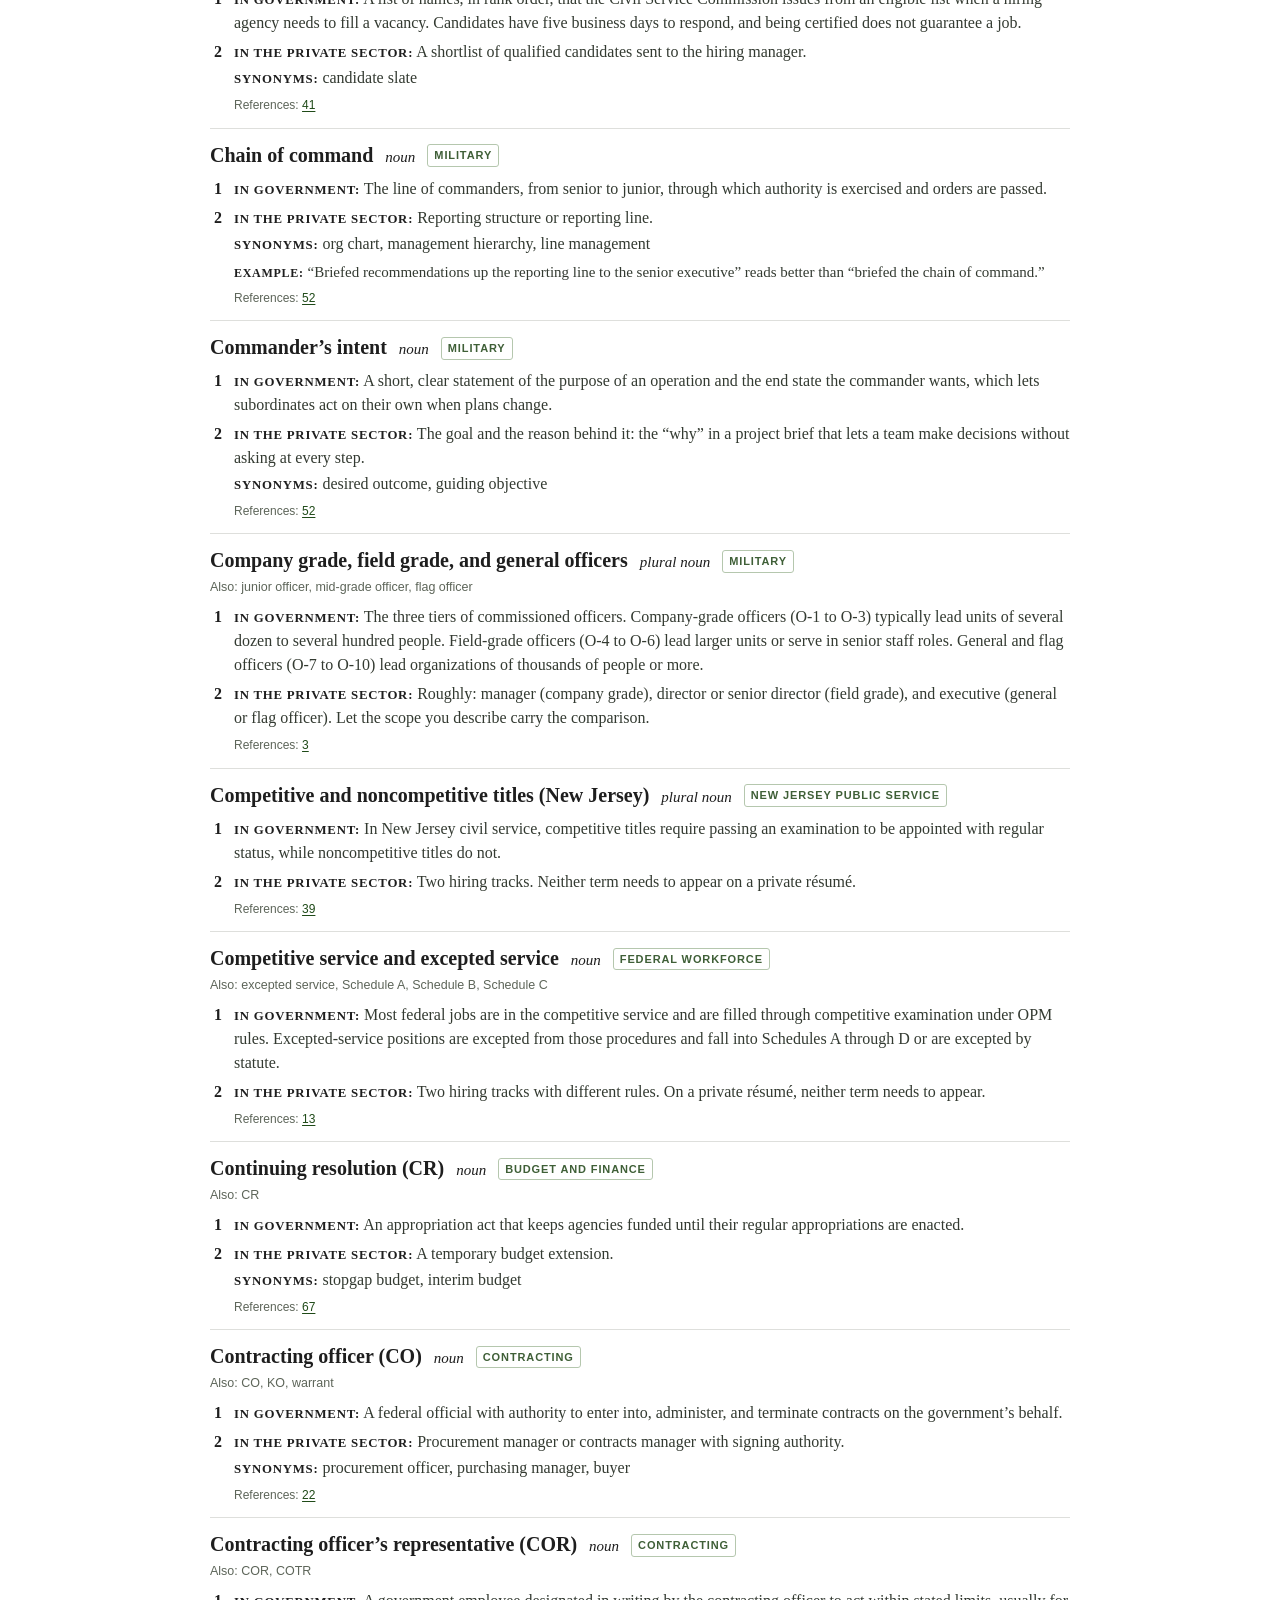
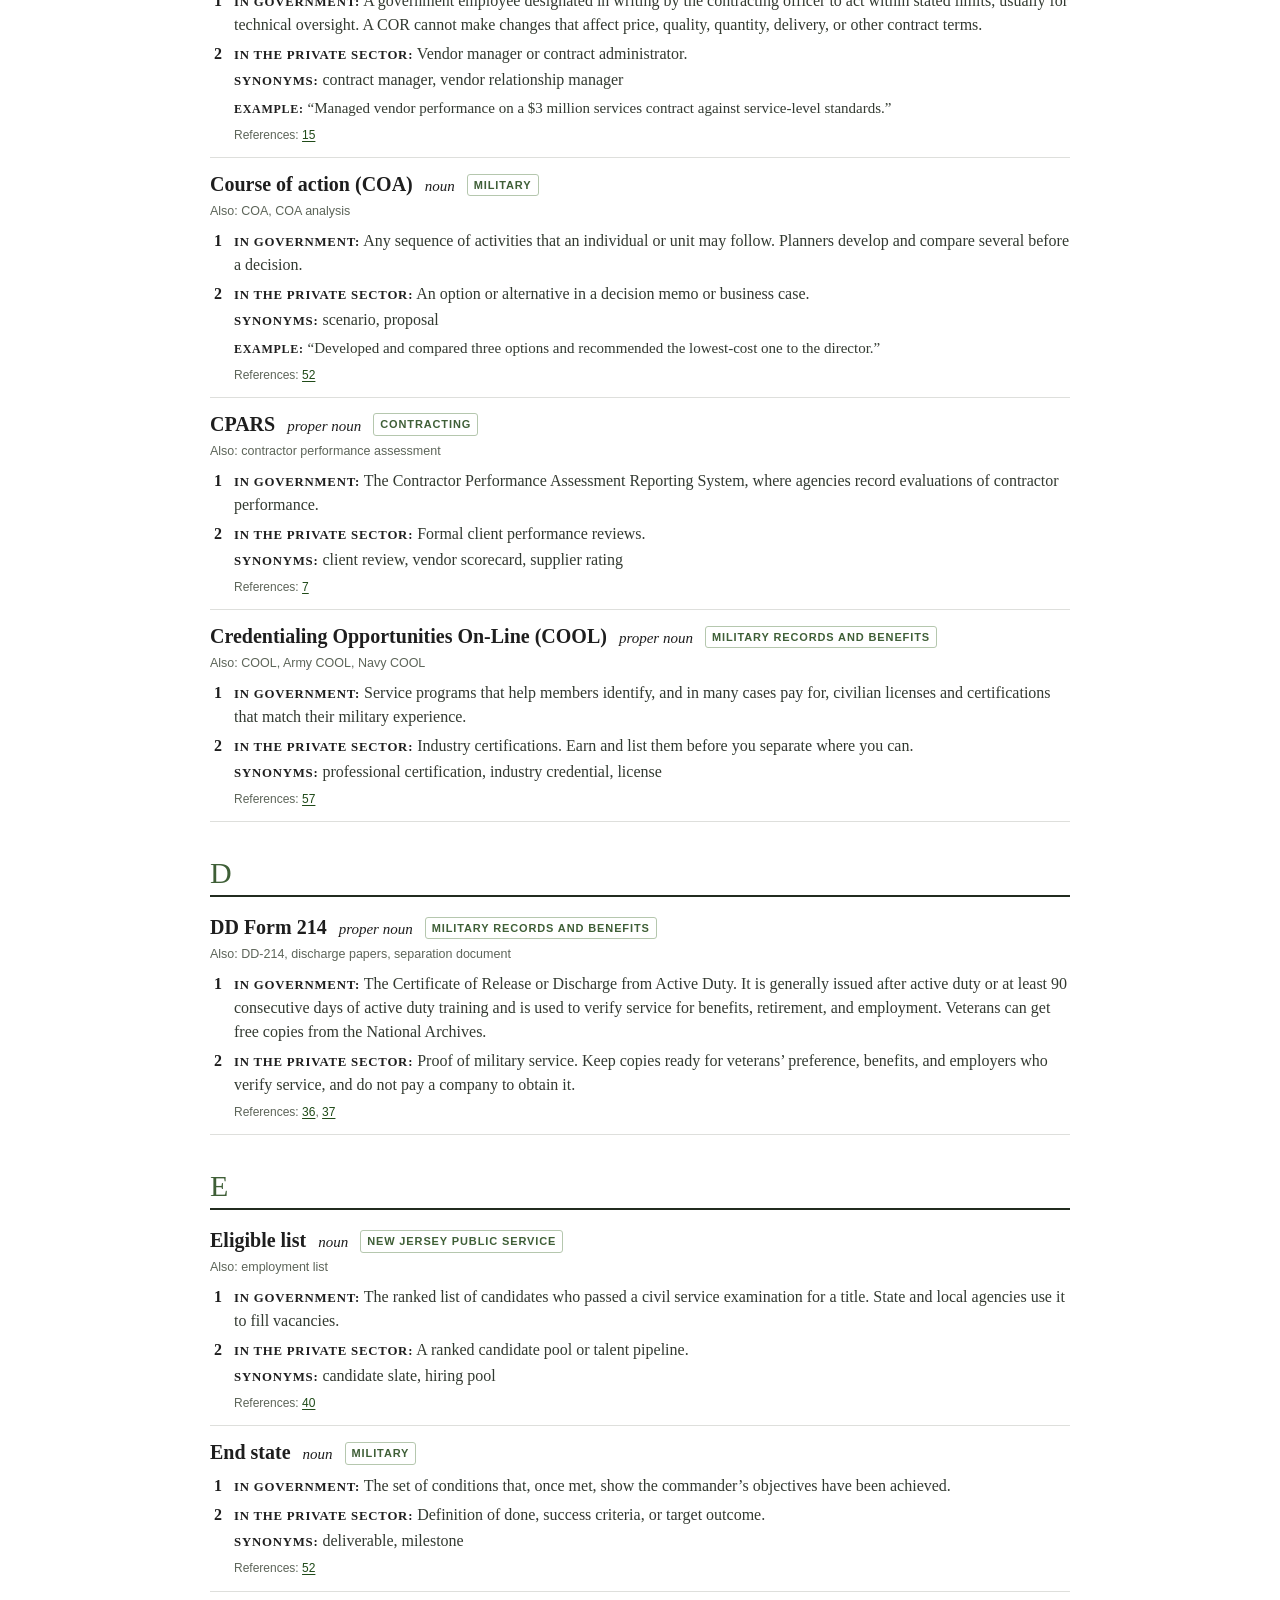
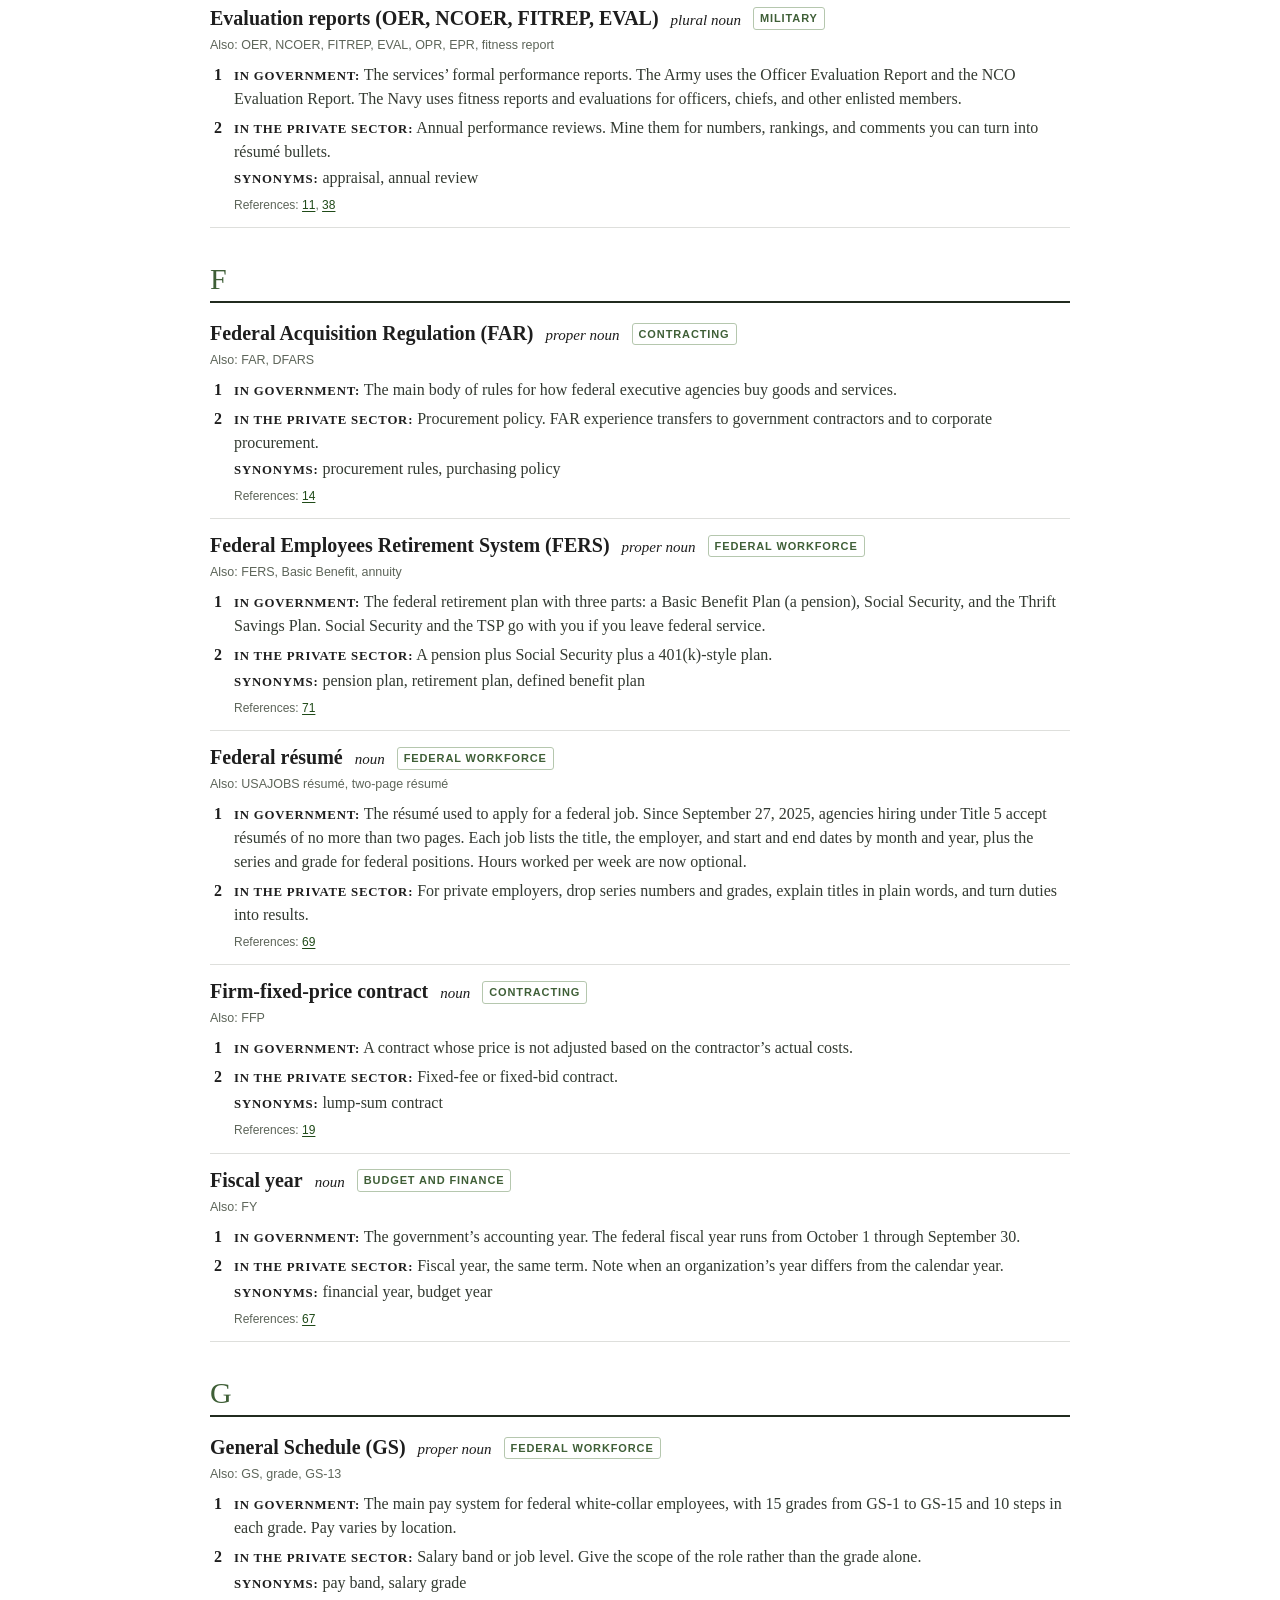
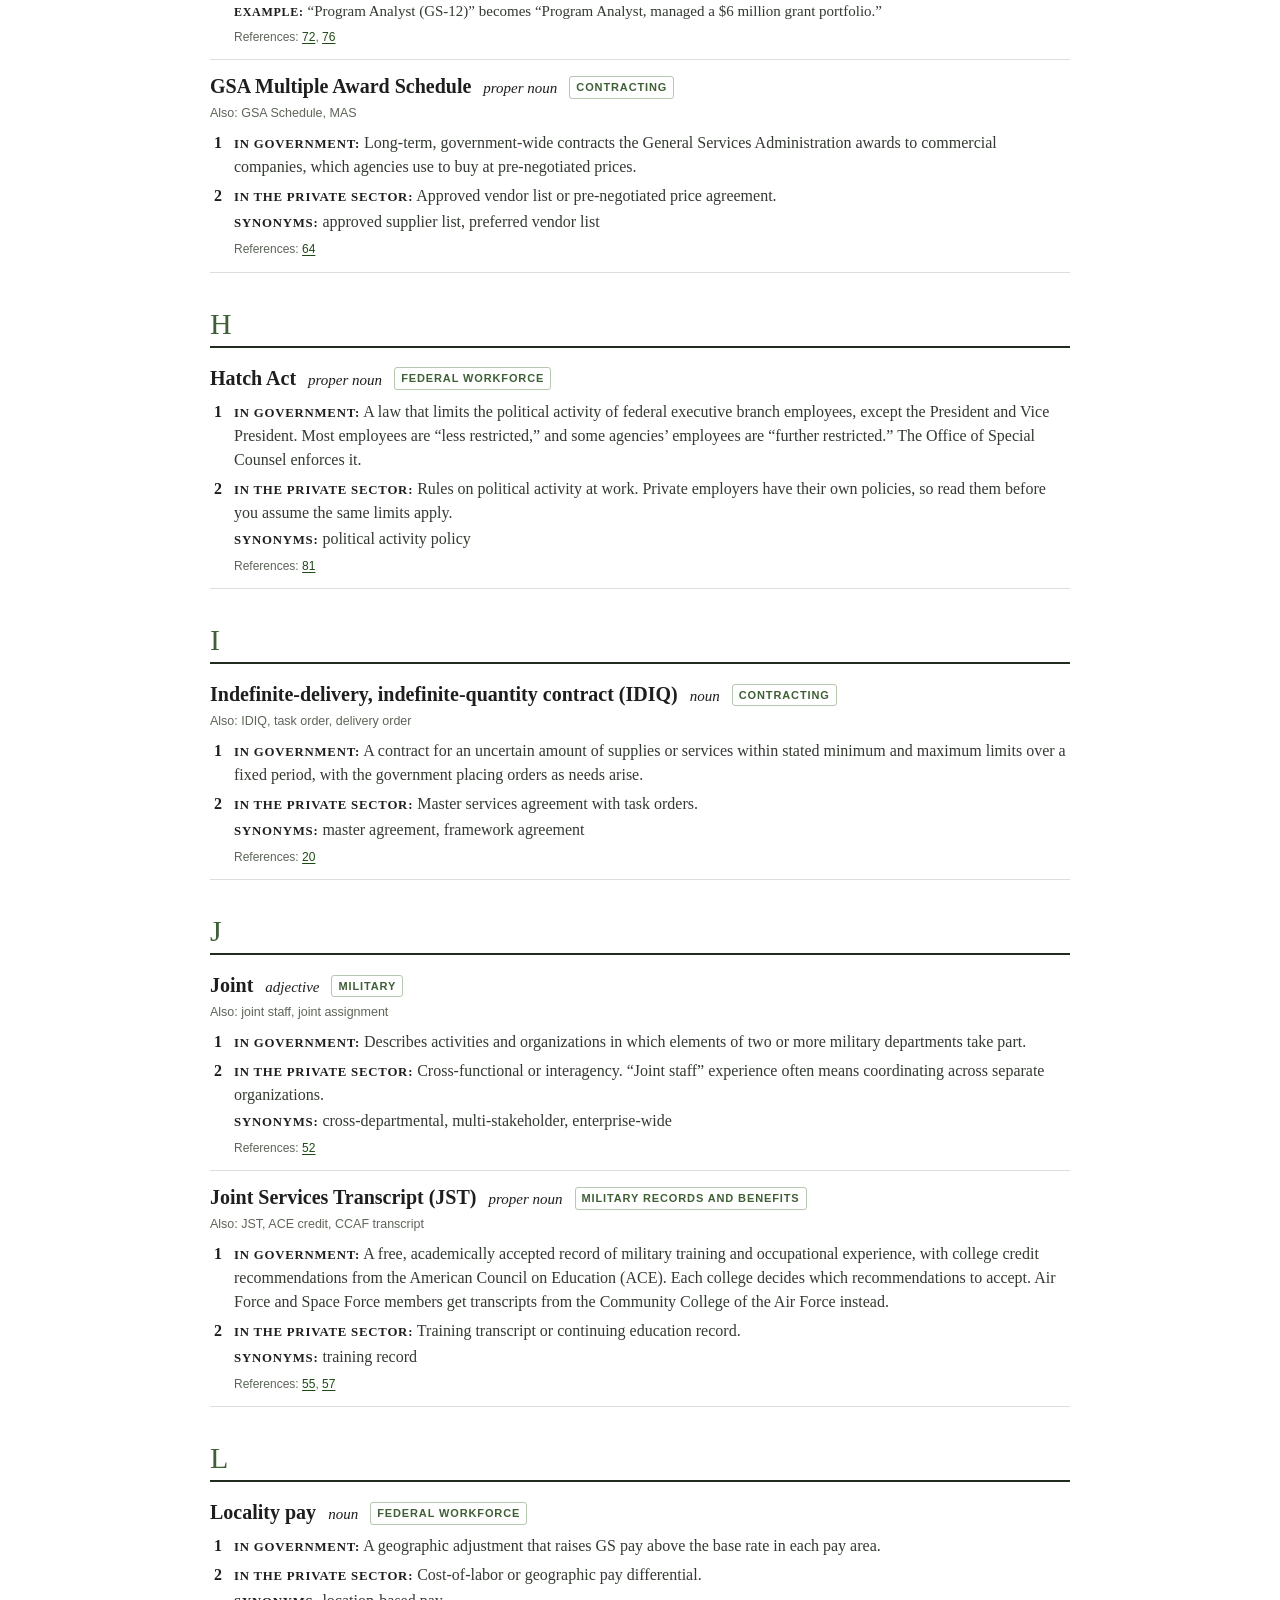
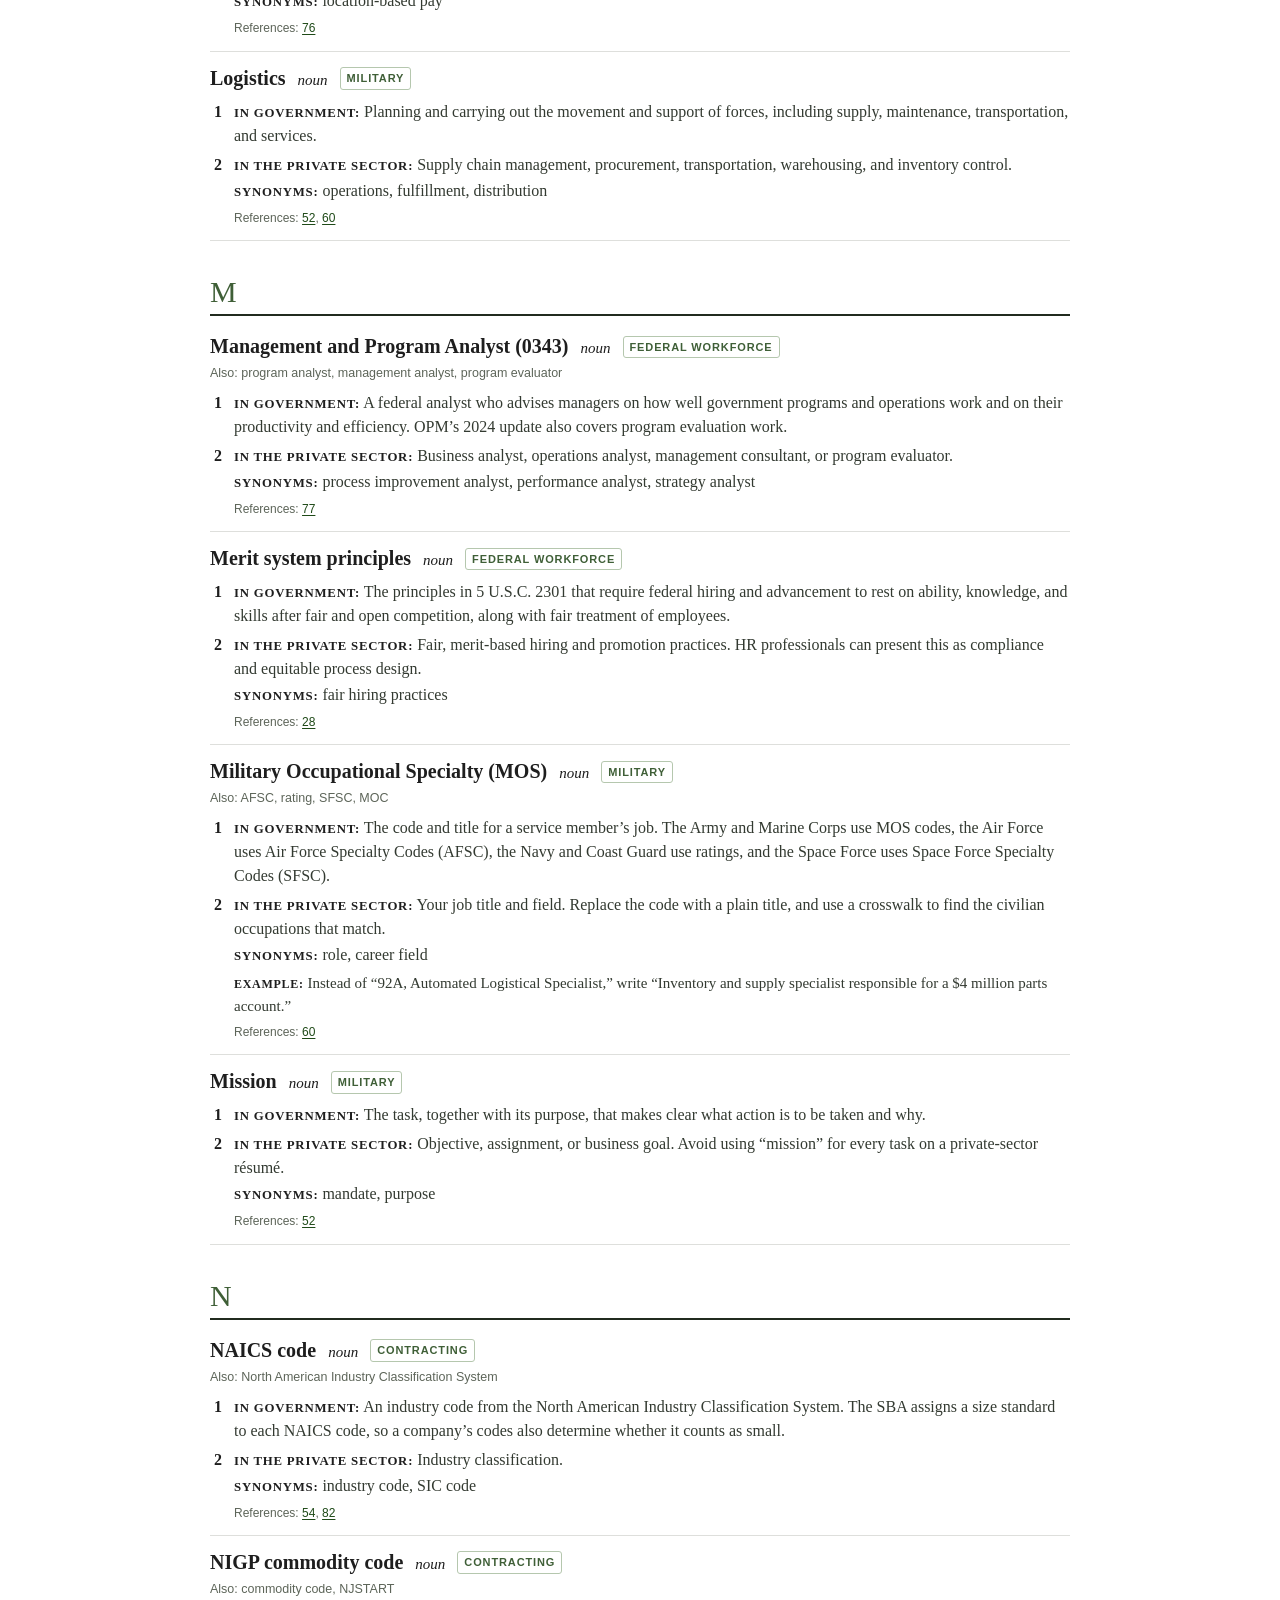
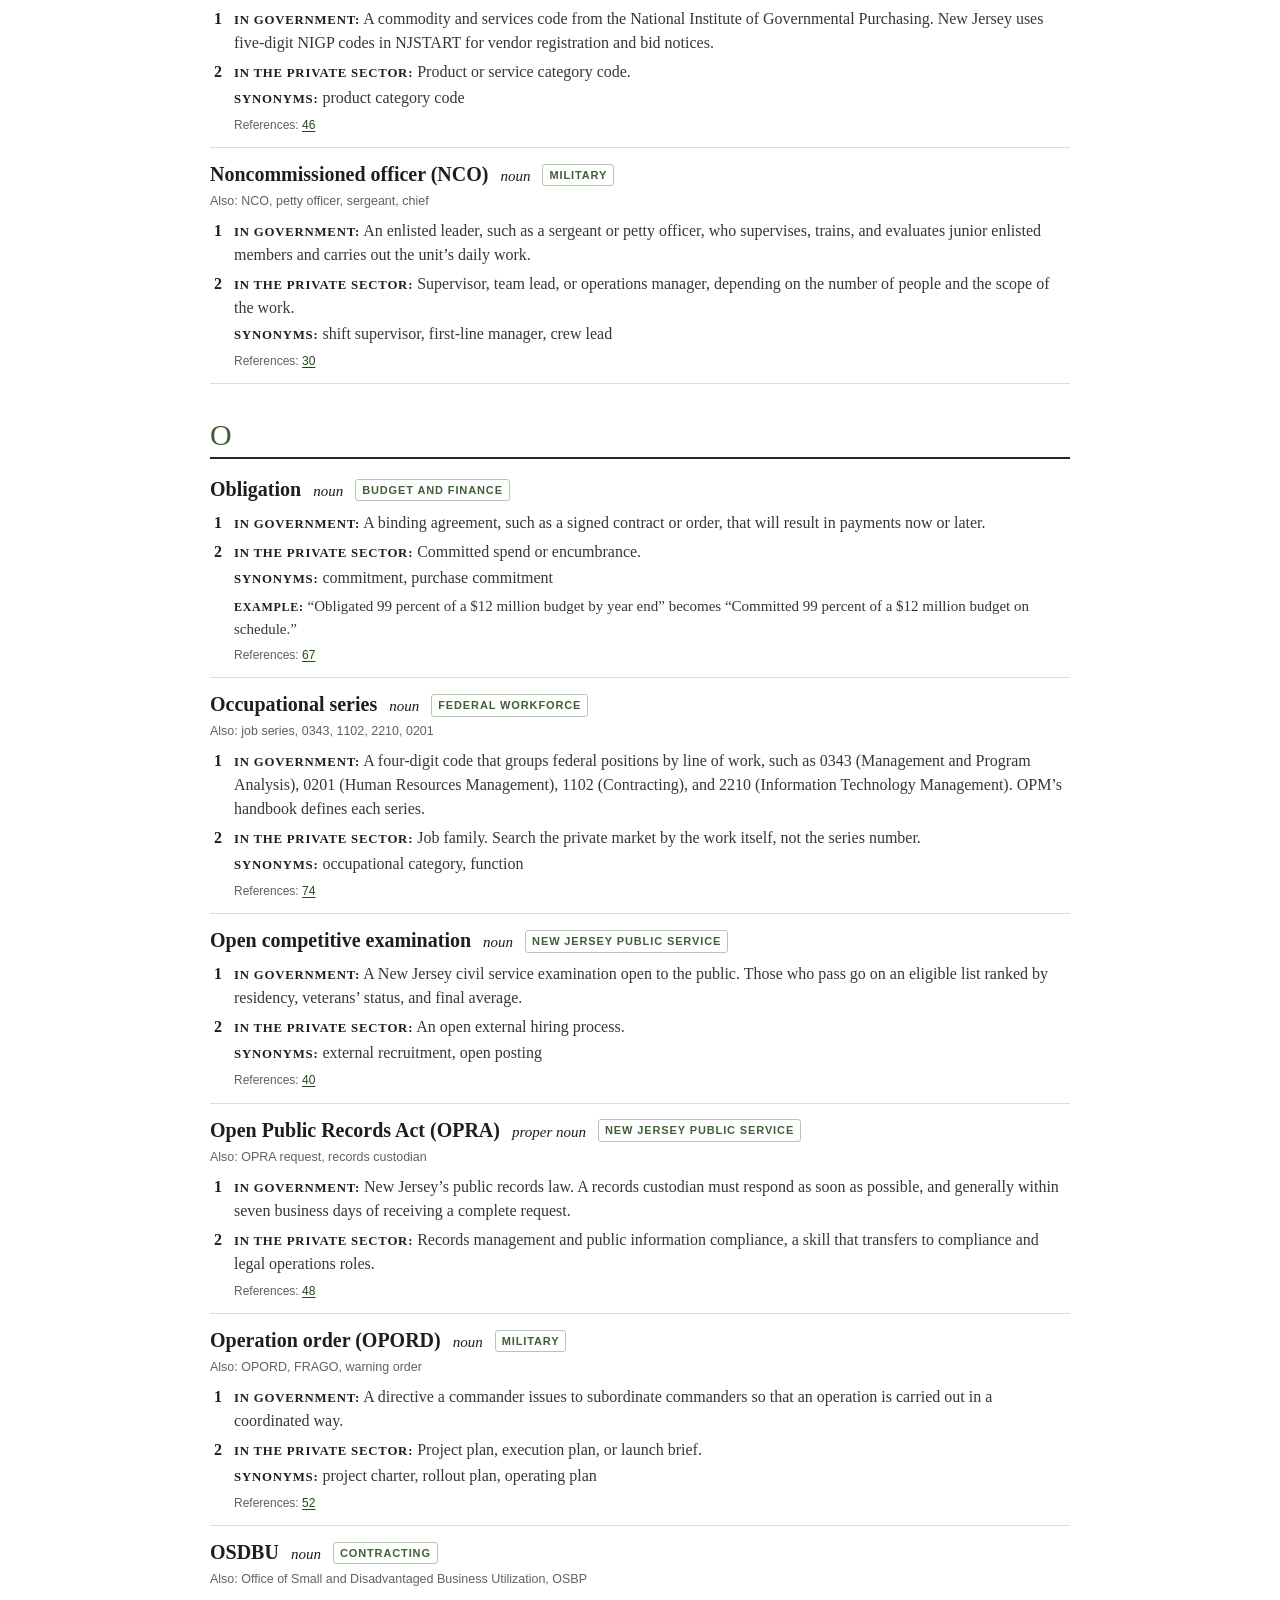
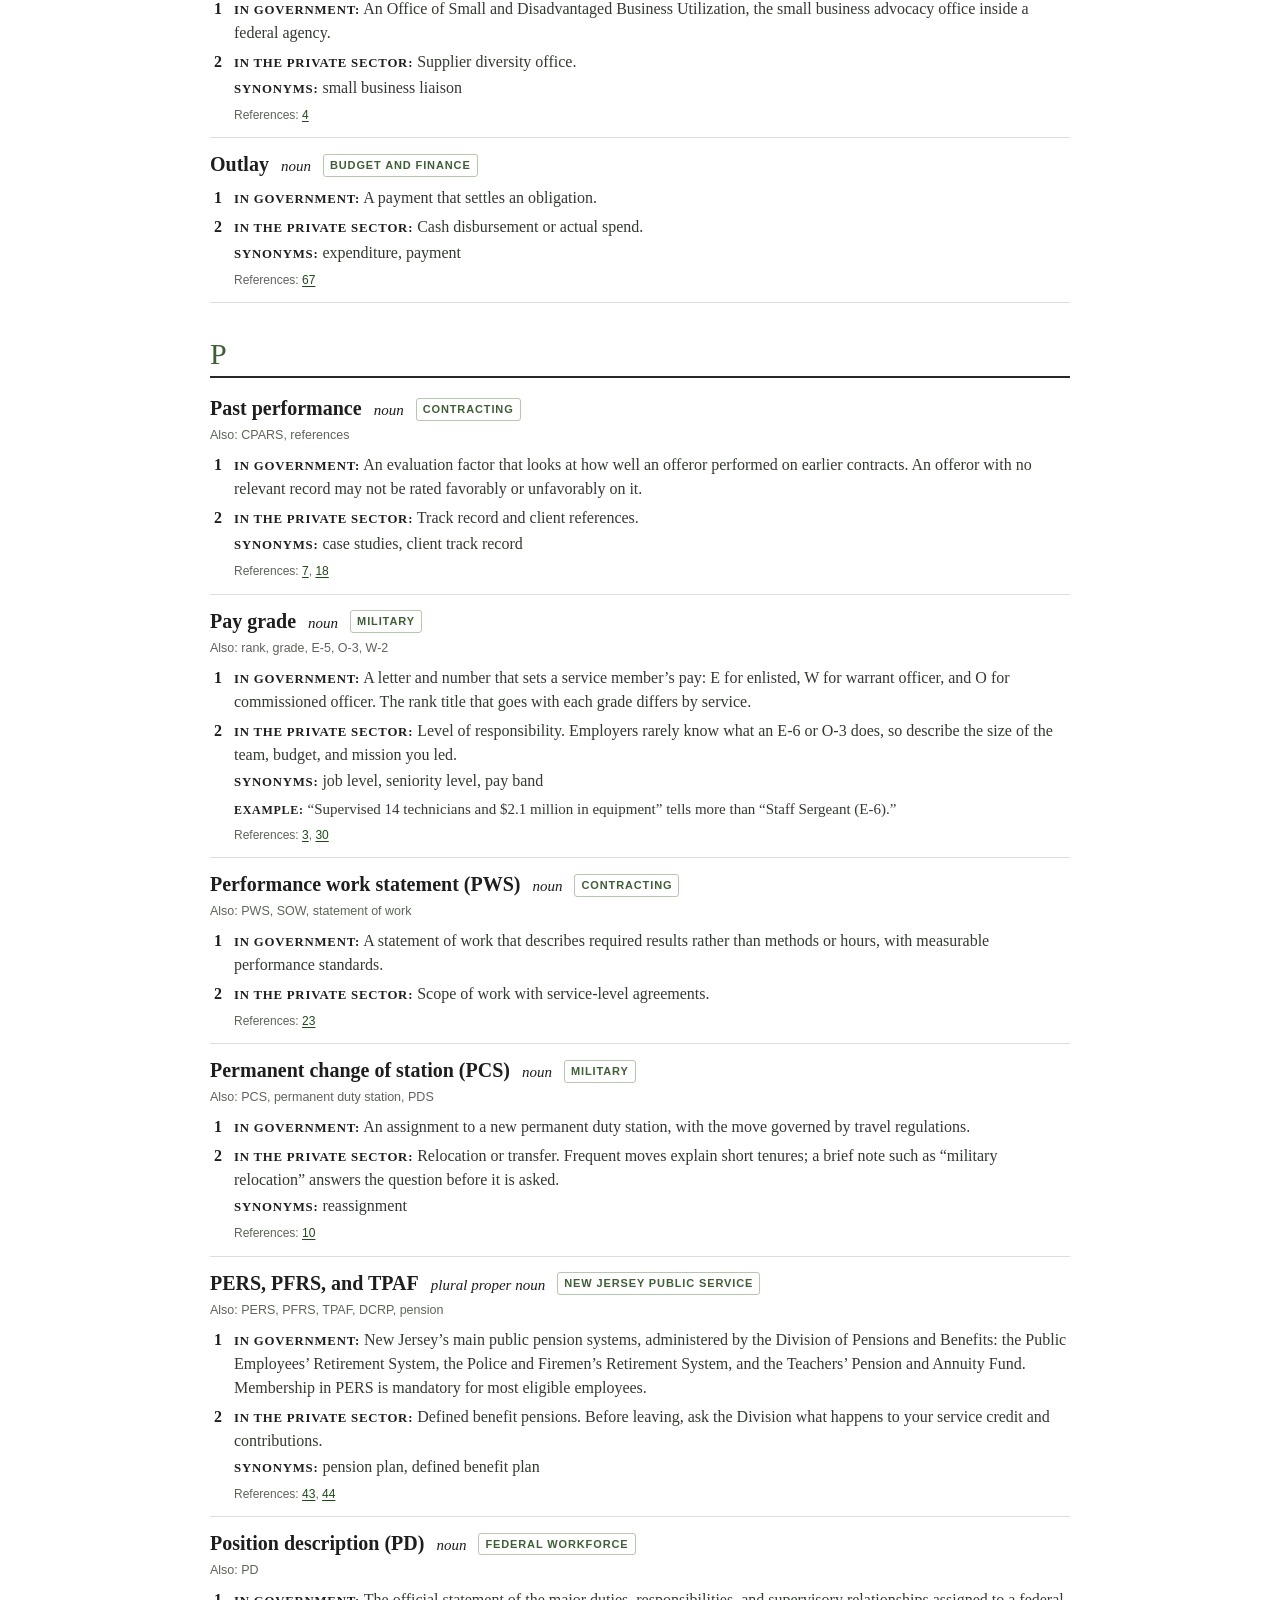
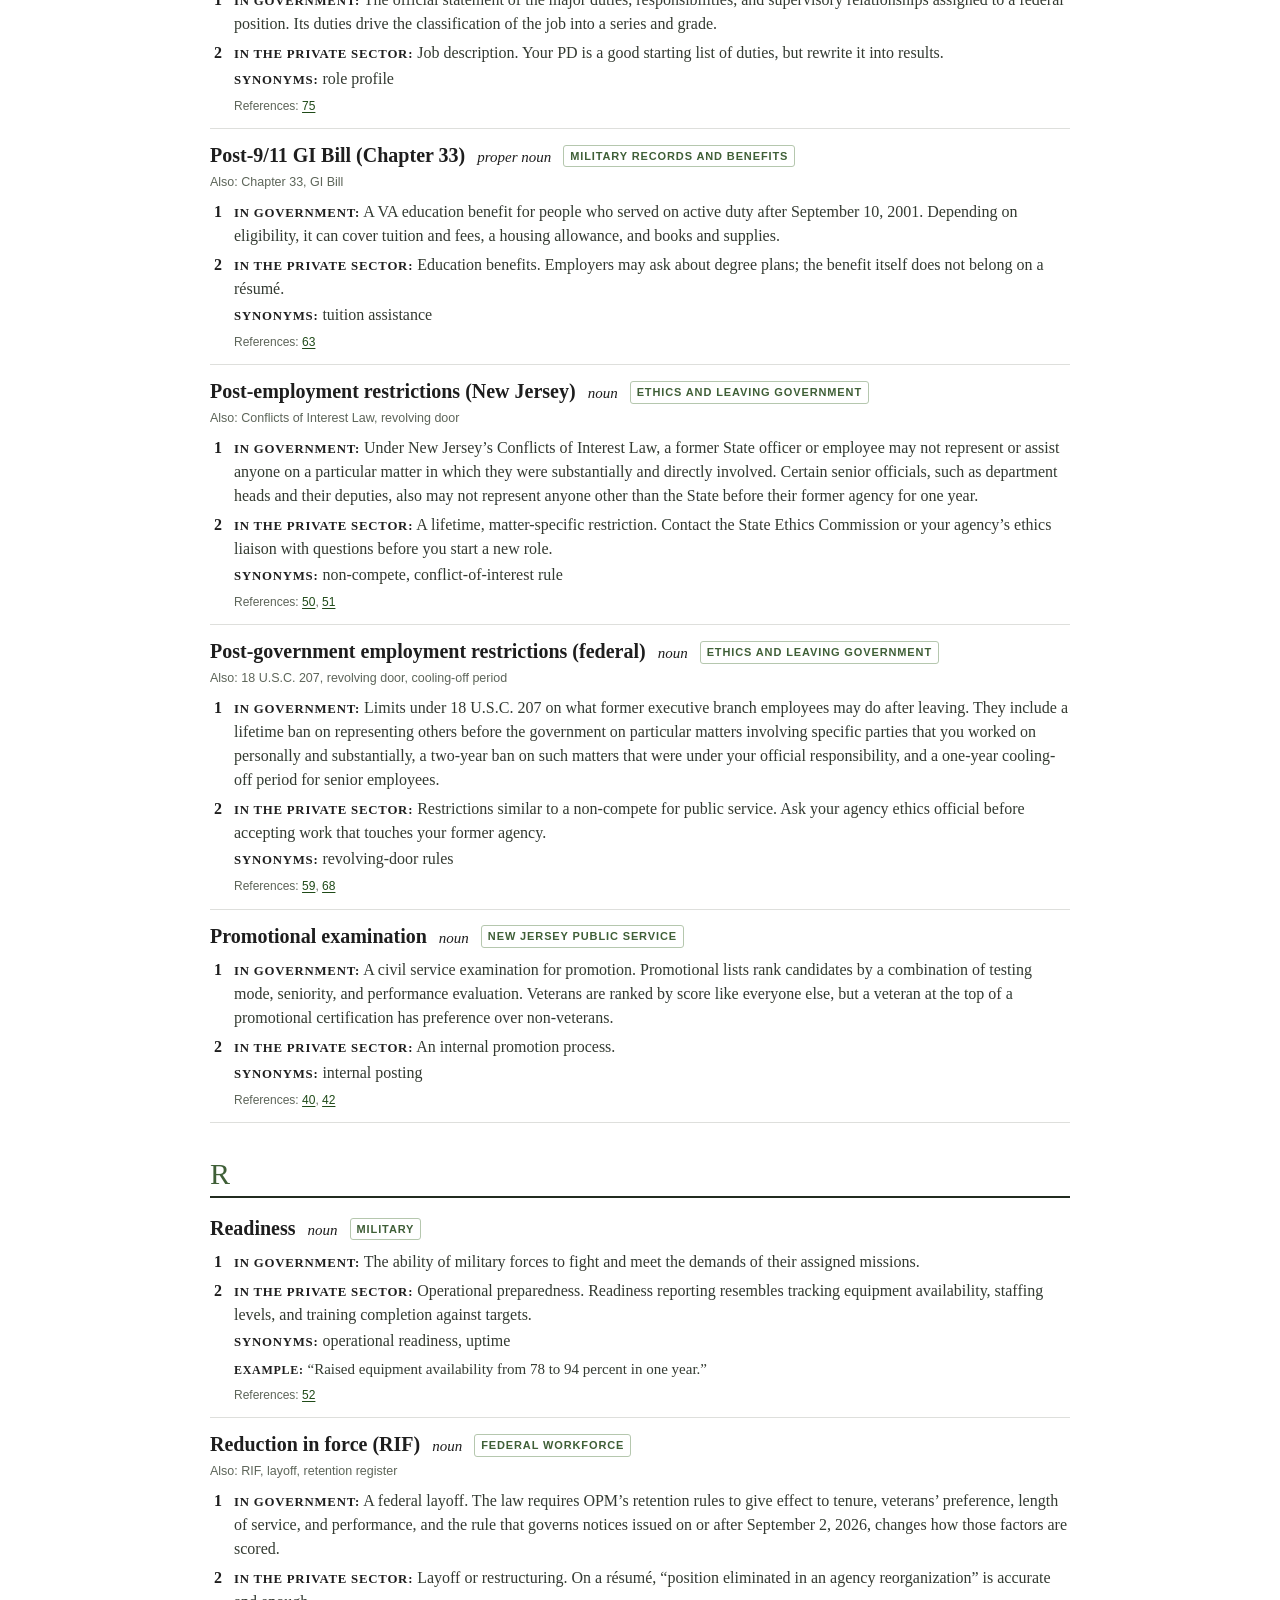
<file: public-service-transition/translation-dictionary/index.html>
<!doctype html>
<html lang="en">
<head>
<!-- Google tag (gtag.js) -->
<script async src="https://www.googletagmanager.com/gtag/js?id=G-BL1WMZ2M59"></script>
<script>
  window.dataLayer = window.dataLayer || [];
  function gtag(){dataLayer.push(arguments);}
  gtag('js', new Date());
  gtag('config', 'G-BL1WMZ2M59');
</script>
<meta charset="utf-8">
<meta name="viewport" content="width=device-width, initial-scale=1">
<title>Translation Dictionary</title>
<meta name="description" content="A searchable dictionary that translates 90 military, federal, and New Jersey public-sector terms into private-sector language, with references for every entry.">
<meta name="keywords" content="military to civilian translation, military jargon, federal jargon, government terms, MOS translation, veterans résumé, federal résumé, GS grade, government contracting terms, New Jersey civil service, Public Service Transition Program, Agard Research Associates Inc.">
<meta name="author" content="Agard Research Associates Inc.">
<meta name="robots" content="index, follow, max-image-preview:large">
<link rel="canonical" href="https://library.agardresearchassociates.org/public-service-transition/translation-dictionary/">
<meta property="og:type" content="website">
<meta property="og:site_name" content="Agard Research Associates Inc.">
<meta property="og:locale" content="en_US">
<meta property="og:url" content="https://library.agardresearchassociates.org/public-service-transition/translation-dictionary/">
<meta property="og:title" content="Translation Dictionary">
<meta property="og:description" content="A searchable dictionary that translates 90 military, federal, and New Jersey public-sector terms into private-sector language, with references for every entry.">
<meta property="og:image" content="https://library.agardresearchassociates.org/assets/share/public-service-transition.png">
<meta property="og:image:secure_url" content="https://library.agardresearchassociates.org/assets/share/public-service-transition.png">
<meta property="og:image:type" content="image/png">
<meta property="og:image:width" content="1200">
<meta property="og:image:height" content="630">
<meta property="og:image:alt" content="Your service, translated. The Public Service Transition Program from Agard Research Associates Inc.">
<meta name="twitter:card" content="summary_large_image">
<meta name="twitter:title" content="Translation Dictionary">
<meta name="twitter:description" content="A searchable dictionary that translates 90 military, federal, and New Jersey public-sector terms into private-sector language, with references for every entry.">
<meta name="twitter:image" content="https://library.agardresearchassociates.org/assets/share/public-service-transition.png">
<meta name="twitter:image:alt" content="Your service, translated. The Public Service Transition Program from Agard Research Associates Inc.">
<link rel="icon" href="/favicon.ico" sizes="48x48">
<link rel="icon" href="/favicon.svg" type="image/svg+xml">
<link rel="icon" href="/assets/icons/favicon-96.png" type="image/png" sizes="96x96">
<link rel="apple-touch-icon" href="/apple-touch-icon.png">
<link rel="manifest" href="/site.webmanifest">
<meta name="theme-color" content="#E0E2DE" media="(prefers-color-scheme: light)">
<meta name="theme-color" content="#1D241C" media="(prefers-color-scheme: dark)">
<script>(function(){var t=null;try{t=localStorage.getItem("ara-theme");}catch(e){}var c=(t==="dark"||t==="light")?t:"system";if(c==="system"){t=window.matchMedia&&window.matchMedia("(prefers-color-scheme: dark)").matches?"dark":"light";}document.documentElement.setAttribute("data-theme",t);document.documentElement.setAttribute("data-theme-choice",c);})();</script>
<link rel="stylesheet" href="/assets/site.css">
<link rel="stylesheet" href="/public-service-transition/translation-dictionary/dictionary.css">
<script src="/public-service-transition/translation-dictionary/dictionary.js" defer></script>
<script type="application/ld+json">{"@context": "https://schema.org", "@graph": [{"@type": "WebPage", "@id": "https://library.agardresearchassociates.org/public-service-transition/translation-dictionary/", "url": "https://library.agardresearchassociates.org/public-service-transition/translation-dictionary/", "name": "Translation Dictionary", "description": "A searchable dictionary that translates 90 military, federal, and New Jersey public-sector terms into private-sector language, with references for every entry.", "inLanguage": "en-US", "datePublished": "2026-11", "isAccessibleForFree": true, "license": "https://creativecommons.org/licenses/by-nc-nd/4.0/", "publisher": {"@id": "https://www.agardresearchassociates.org/#organization"}, "isPartOf": {"@type": "CollectionPage", "@id": "https://library.agardresearchassociates.org/public-service-transition/#materials", "name": "Public Service Transition Program"}, "mainEntity": {"@id": "https://library.agardresearchassociates.org/public-service-transition/translation-dictionary/#terms"}}, {"@type": "DefinedTermSet", "@id": "https://library.agardresearchassociates.org/public-service-transition/translation-dictionary/#terms", "name": "Translation Dictionary", "description": "A searchable dictionary that translates 90 military, federal, and New Jersey public-sector terms into private-sector language, with references for every entry.", "url": "https://library.agardresearchassociates.org/public-service-transition/translation-dictionary/", "hasDefinedTerm": [{"@type": "DefinedTerm", "name": "30 Percent or More Disabled Veteran authority", "description": "An authority that lets an agency appoint, without competition, any veteran with a service-connected disability of 30 percent or more. The appointment can later be converted to a permanent one.", "url": "https://library.agardresearchassociates.org/public-service-transition/translation-dictionary/#term-vets-30", "inDefinedTermSet": "https://library.agardresearchassociates.org/public-service-transition/translation-dictionary/#terms"}, {"@type": "DefinedTerm", "name": "Antideficiency Act", "description": "A law that bars agencies from obligating or spending more than, or before, the amounts available in an appropriation.", "url": "https://library.agardresearchassociates.org/public-service-transition/translation-dictionary/#term-ada", "inDefinedTermSet": "https://library.agardresearchassociates.org/public-service-transition/translation-dictionary/#terms"}, {"@type": "DefinedTerm", "name": "APEX Accelerator", "description": "Defense Department-funded centers, formerly called Procurement Technical Assistance Centers, that give businesses no-cost help with registrations, certifications, capability statements, and bids.", "url": "https://library.agardresearchassociates.org/public-service-transition/translation-dictionary/#term-apex", "inDefinedTermSet": "https://library.agardresearchassociates.org/public-service-transition/translation-dictionary/#terms"}, {"@type": "DefinedTerm", "name": "Apportionment", "description": "The Office of Management and Budget’s distribution of appropriated amounts, by time period or by project, that limits what an agency may obligate.", "url": "https://library.agardresearchassociates.org/public-service-transition/translation-dictionary/#term-apportionment", "inDefinedTermSet": "https://library.agardresearchassociates.org/public-service-transition/translation-dictionary/#terms"}, {"@type": "DefinedTerm", "name": "Appropriation", "description": "A law that provides budget authority, letting agencies incur obligations and make payments for specified purposes.", "url": "https://library.agardresearchassociates.org/public-service-transition/translation-dictionary/#term-appropriation", "inDefinedTermSet": "https://library.agardresearchassociates.org/public-service-transition/translation-dictionary/#terms"}, {"@type": "DefinedTerm", "name": "Business Registration Certificate (BRC)", "description": "New Jersey’s proof that a business is registered with the Division of Revenue and Enterprise Services. Every vendor needs a valid BRC before a State contract is awarded.", "url": "https://library.agardresearchassociates.org/public-service-transition/translation-dictionary/#term-brc", "inDefinedTermSet": "https://library.agardresearchassociates.org/public-service-transition/translation-dictionary/#terms"}, {"@type": "DefinedTerm", "name": "CAGE code", "description": "A five-character Commercial and Government Entity code that the Defense Logistics Agency assigns to entities in the United States and its territories.", "url": "https://library.agardresearchassociates.org/public-service-transition/translation-dictionary/#term-cage", "inDefinedTermSet": "https://library.agardresearchassociates.org/public-service-transition/translation-dictionary/#terms"}, {"@type": "DefinedTerm", "name": "Capability statement", "description": "A one-page summary of a business written for government buyers and prime contractors, organized around core competencies, differentiators, past performance, company data, and contact information.", "url": "https://library.agardresearchassociates.org/public-service-transition/translation-dictionary/#term-capability-statement", "inDefinedTermSet": "https://library.agardresearchassociates.org/public-service-transition/translation-dictionary/#terms"}, {"@type": "DefinedTerm", "name": "Certification (civil service)", "description": "A list of names, in rank order, that the Civil Service Commission issues from an eligible list when a hiring agency needs to fill a vacancy. Candidates have five business days to respond, and being certified does not guarantee a job.", "url": "https://library.agardresearchassociates.org/public-service-transition/translation-dictionary/#term-certification-cs", "inDefinedTermSet": "https://library.agardresearchassociates.org/public-service-transition/translation-dictionary/#terms"}, {"@type": "DefinedTerm", "name": "Chain of command", "description": "The line of commanders, from senior to junior, through which authority is exercised and orders are passed.", "url": "https://library.agardresearchassociates.org/public-service-transition/translation-dictionary/#term-chain-of-command", "inDefinedTermSet": "https://library.agardresearchassociates.org/public-service-transition/translation-dictionary/#terms"}, {"@type": "DefinedTerm", "name": "Commander’s intent", "description": "A short, clear statement of the purpose of an operation and the end state the commander wants, which lets subordinates act on their own when plans change.", "url": "https://library.agardresearchassociates.org/public-service-transition/translation-dictionary/#term-commanders-intent", "inDefinedTermSet": "https://library.agardresearchassociates.org/public-service-transition/translation-dictionary/#terms"}, {"@type": "DefinedTerm", "name": "Company grade, field grade, and general officers", "description": "The three tiers of commissioned officers. Company-grade officers (O-1 to O-3) typically lead units of several dozen to several hundred people. Field-grade officers (O-4 to O-6) lead larger units or serve in senior staff roles. General and flag officers (O-7 to O-10) lead organizations of thousands of people or more.", "url": "https://library.agardresearchassociates.org/public-service-transition/translation-dictionary/#term-officer-tiers", "inDefinedTermSet": "https://library.agardresearchassociates.org/public-service-transition/translation-dictionary/#terms"}, {"@type": "DefinedTerm", "name": "Competitive and noncompetitive titles (New Jersey)", "description": "In New Jersey civil service, competitive titles require passing an examination to be appointed with regular status, while noncompetitive titles do not.", "url": "https://library.agardresearchassociates.org/public-service-transition/translation-dictionary/#term-nj-competitive", "inDefinedTermSet": "https://library.agardresearchassociates.org/public-service-transition/translation-dictionary/#terms"}, {"@type": "DefinedTerm", "name": "Competitive service and excepted service", "description": "Most federal jobs are in the competitive service and are filled through competitive examination under OPM rules. Excepted-service positions are excepted from those procedures and fall into Schedules A through D or are excepted by statute.", "url": "https://library.agardresearchassociates.org/public-service-transition/translation-dictionary/#term-competitive-service", "inDefinedTermSet": "https://library.agardresearchassociates.org/public-service-transition/translation-dictionary/#terms"}, {"@type": "DefinedTerm", "name": "Continuing resolution (CR)", "description": "An appropriation act that keeps agencies funded until their regular appropriations are enacted.", "url": "https://library.agardresearchassociates.org/public-service-transition/translation-dictionary/#term-cr", "inDefinedTermSet": "https://library.agardresearchassociates.org/public-service-transition/translation-dictionary/#terms"}, {"@type": "DefinedTerm", "name": "Contracting officer (CO)", "description": "A federal official with authority to enter into, administer, and terminate contracts on the government’s behalf.", "url": "https://library.agardresearchassociates.org/public-service-transition/translation-dictionary/#term-co", "inDefinedTermSet": "https://library.agardresearchassociates.org/public-service-transition/translation-dictionary/#terms"}, {"@type": "DefinedTerm", "name": "Contracting officer’s representative (COR)", "description": "A government employee designated in writing by the contracting officer to act within stated limits, usually for technical oversight. A COR cannot make changes that affect price, quality, quantity, delivery, or other contract terms.", "url": "https://library.agardresearchassociates.org/public-service-transition/translation-dictionary/#term-cor", "inDefinedTermSet": "https://library.agardresearchassociates.org/public-service-transition/translation-dictionary/#terms"}, {"@type": "DefinedTerm", "name": "Course of action (COA)", "description": "Any sequence of activities that an individual or unit may follow. Planners develop and compare several before a decision.", "url": "https://library.agardresearchassociates.org/public-service-transition/translation-dictionary/#term-coa", "inDefinedTermSet": "https://library.agardresearchassociates.org/public-service-transition/translation-dictionary/#terms"}, {"@type": "DefinedTerm", "name": "CPARS", "description": "The Contractor Performance Assessment Reporting System, where agencies record evaluations of contractor performance.", "url": "https://library.agardresearchassociates.org/public-service-transition/translation-dictionary/#term-cpars", "inDefinedTermSet": "https://library.agardresearchassociates.org/public-service-transition/translation-dictionary/#terms"}, {"@type": "DefinedTerm", "name": "Credentialing Opportunities On-Line (COOL)", "description": "Service programs that help members identify, and in many cases pay for, civilian licenses and certifications that match their military experience.", "url": "https://library.agardresearchassociates.org/public-service-transition/translation-dictionary/#term-cool", "inDefinedTermSet": "https://library.agardresearchassociates.org/public-service-transition/translation-dictionary/#terms"}, {"@type": "DefinedTerm", "name": "DD Form 214", "description": "The Certificate of Release or Discharge from Active Duty. It is generally issued after active duty or at least 90 consecutive days of active duty training and is used to verify service for benefits, retirement, and employment. Veterans can get free copies from the National Archives.", "url": "https://library.agardresearchassociates.org/public-service-transition/translation-dictionary/#term-dd214", "inDefinedTermSet": "https://library.agardresearchassociates.org/public-service-transition/translation-dictionary/#terms"}, {"@type": "DefinedTerm", "name": "Eligible list", "description": "The ranked list of candidates who passed a civil service examination for a title. State and local agencies use it to fill vacancies.", "url": "https://library.agardresearchassociates.org/public-service-transition/translation-dictionary/#term-eligible-list", "inDefinedTermSet": "https://library.agardresearchassociates.org/public-service-transition/translation-dictionary/#terms"}, {"@type": "DefinedTerm", "name": "End state", "description": "The set of conditions that, once met, show the commander’s objectives have been achieved.", "url": "https://library.agardresearchassociates.org/public-service-transition/translation-dictionary/#term-end-state", "inDefinedTermSet": "https://library.agardresearchassociates.org/public-service-transition/translation-dictionary/#terms"}, {"@type": "DefinedTerm", "name": "Evaluation reports (OER, NCOER, FITREP, EVAL)", "description": "The services’ formal performance reports. The Army uses the Officer Evaluation Report and the NCO Evaluation Report. The Navy uses fitness reports and evaluations for officers, chiefs, and other enlisted members.", "url": "https://library.agardresearchassociates.org/public-service-transition/translation-dictionary/#term-evaluations", "inDefinedTermSet": "https://library.agardresearchassociates.org/public-service-transition/translation-dictionary/#terms"}, {"@type": "DefinedTerm", "name": "Federal Acquisition Regulation (FAR)", "description": "The main body of rules for how federal executive agencies buy goods and services.", "url": "https://library.agardresearchassociates.org/public-service-transition/translation-dictionary/#term-far", "inDefinedTermSet": "https://library.agardresearchassociates.org/public-service-transition/translation-dictionary/#terms"}, {"@type": "DefinedTerm", "name": "Federal Employees Retirement System (FERS)", "description": "The federal retirement plan with three parts: a Basic Benefit Plan (a pension), Social Security, and the Thrift Savings Plan. Social Security and the TSP go with you if you leave federal service.", "url": "https://library.agardresearchassociates.org/public-service-transition/translation-dictionary/#term-fers", "inDefinedTermSet": "https://library.agardresearchassociates.org/public-service-transition/translation-dictionary/#terms"}, {"@type": "DefinedTerm", "name": "Federal résumé", "description": "The résumé used to apply for a federal job. Since September 27, 2025, agencies hiring under Title 5 accept résumés of no more than two pages. Each job lists the title, the employer, and start and end dates by month and year, plus the series and grade for federal positions. Hours worked per week are now optional.", "url": "https://library.agardresearchassociates.org/public-service-transition/translation-dictionary/#term-federal-resume", "inDefinedTermSet": "https://library.agardresearchassociates.org/public-service-transition/translation-dictionary/#terms"}, {"@type": "DefinedTerm", "name": "Firm-fixed-price contract", "description": "A contract whose price is not adjusted based on the contractor’s actual costs.", "url": "https://library.agardresearchassociates.org/public-service-transition/translation-dictionary/#term-ffp", "inDefinedTermSet": "https://library.agardresearchassociates.org/public-service-transition/translation-dictionary/#terms"}, {"@type": "DefinedTerm", "name": "Fiscal year", "description": "The government’s accounting year. The federal fiscal year runs from October 1 through September 30.", "url": "https://library.agardresearchassociates.org/public-service-transition/translation-dictionary/#term-fiscal-year", "inDefinedTermSet": "https://library.agardresearchassociates.org/public-service-transition/translation-dictionary/#terms"}, {"@type": "DefinedTerm", "name": "General Schedule (GS)", "description": "The main pay system for federal white-collar employees, with 15 grades from GS-1 to GS-15 and 10 steps in each grade. Pay varies by location.", "url": "https://library.agardresearchassociates.org/public-service-transition/translation-dictionary/#term-gs", "inDefinedTermSet": "https://library.agardresearchassociates.org/public-service-transition/translation-dictionary/#terms"}, {"@type": "DefinedTerm", "name": "GSA Multiple Award Schedule", "description": "Long-term, government-wide contracts the General Services Administration awards to commercial companies, which agencies use to buy at pre-negotiated prices.", "url": "https://library.agardresearchassociates.org/public-service-transition/translation-dictionary/#term-gsa-schedule", "inDefinedTermSet": "https://library.agardresearchassociates.org/public-service-transition/translation-dictionary/#terms"}, {"@type": "DefinedTerm", "name": "Hatch Act", "description": "A law that limits the political activity of federal executive branch employees, except the President and Vice President. Most employees are “less restricted,” and some agencies’ employees are “further restricted.” The Office of Special Counsel enforces it.", "url": "https://library.agardresearchassociates.org/public-service-transition/translation-dictionary/#term-hatch", "inDefinedTermSet": "https://library.agardresearchassociates.org/public-service-transition/translation-dictionary/#terms"}, {"@type": "DefinedTerm", "name": "Indefinite-delivery, indefinite-quantity contract (IDIQ)", "description": "A contract for an uncertain amount of supplies or services within stated minimum and maximum limits over a fixed period, with the government placing orders as needs arise.", "url": "https://library.agardresearchassociates.org/public-service-transition/translation-dictionary/#term-idiq", "inDefinedTermSet": "https://library.agardresearchassociates.org/public-service-transition/translation-dictionary/#terms"}, {"@type": "DefinedTerm", "name": "Joint", "description": "Describes activities and organizations in which elements of two or more military departments take part.", "url": "https://library.agardresearchassociates.org/public-service-transition/translation-dictionary/#term-joint", "inDefinedTermSet": "https://library.agardresearchassociates.org/public-service-transition/translation-dictionary/#terms"}, {"@type": "DefinedTerm", "name": "Joint Services Transcript (JST)", "description": "A free, academically accepted record of military training and occupational experience, with college credit recommendations from the American Council on Education (ACE). Each college decides which recommendations to accept. Air Force and Space Force members get transcripts from the Community College of the Air Force instead.", "url": "https://library.agardresearchassociates.org/public-service-transition/translation-dictionary/#term-jst", "inDefinedTermSet": "https://library.agardresearchassociates.org/public-service-transition/translation-dictionary/#terms"}, {"@type": "DefinedTerm", "name": "Locality pay", "description": "A geographic adjustment that raises GS pay above the base rate in each pay area.", "url": "https://library.agardresearchassociates.org/public-service-transition/translation-dictionary/#term-locality-pay", "inDefinedTermSet": "https://library.agardresearchassociates.org/public-service-transition/translation-dictionary/#terms"}, {"@type": "DefinedTerm", "name": "Logistics", "description": "Planning and carrying out the movement and support of forces, including supply, maintenance, transportation, and services.", "url": "https://library.agardresearchassociates.org/public-service-transition/translation-dictionary/#term-logistics", "inDefinedTermSet": "https://library.agardresearchassociates.org/public-service-transition/translation-dictionary/#terms"}, {"@type": "DefinedTerm", "name": "Management and Program Analyst (0343)", "description": "A federal analyst who advises managers on how well government programs and operations work and on their productivity and efficiency. OPM’s 2024 update also covers program evaluation work.", "url": "https://library.agardresearchassociates.org/public-service-transition/translation-dictionary/#term-0343", "inDefinedTermSet": "https://library.agardresearchassociates.org/public-service-transition/translation-dictionary/#terms"}, {"@type": "DefinedTerm", "name": "Merit system principles", "description": "The principles in 5 U.S.C. 2301 that require federal hiring and advancement to rest on ability, knowledge, and skills after fair and open competition, along with fair treatment of employees.", "url": "https://library.agardresearchassociates.org/public-service-transition/translation-dictionary/#term-merit", "inDefinedTermSet": "https://library.agardresearchassociates.org/public-service-transition/translation-dictionary/#terms"}, {"@type": "DefinedTerm", "name": "Military Occupational Specialty (MOS)", "description": "The code and title for a service member’s job. The Army and Marine Corps use MOS codes, the Air Force uses Air Force Specialty Codes (AFSC), the Navy and Coast Guard use ratings, and the Space Force uses Space Force Specialty Codes (SFSC).", "url": "https://library.agardresearchassociates.org/public-service-transition/translation-dictionary/#term-mos", "inDefinedTermSet": "https://library.agardresearchassociates.org/public-service-transition/translation-dictionary/#terms"}, {"@type": "DefinedTerm", "name": "Mission", "description": "The task, together with its purpose, that makes clear what action is to be taken and why.", "url": "https://library.agardresearchassociates.org/public-service-transition/translation-dictionary/#term-mission", "inDefinedTermSet": "https://library.agardresearchassociates.org/public-service-transition/translation-dictionary/#terms"}, {"@type": "DefinedTerm", "name": "NAICS code", "description": "An industry code from the North American Industry Classification System. The SBA assigns a size standard to each NAICS code, so a company’s codes also determine whether it counts as small.", "url": "https://library.agardresearchassociates.org/public-service-transition/translation-dictionary/#term-naics", "inDefinedTermSet": "https://library.agardresearchassociates.org/public-service-transition/translation-dictionary/#terms"}, {"@type": "DefinedTerm", "name": "NIGP commodity code", "description": "A commodity and services code from the National Institute of Governmental Purchasing. New Jersey uses five-digit NIGP codes in NJSTART for vendor registration and bid notices.", "url": "https://library.agardresearchassociates.org/public-service-transition/translation-dictionary/#term-nigp", "inDefinedTermSet": "https://library.agardresearchassociates.org/public-service-transition/translation-dictionary/#terms"}, {"@type": "DefinedTerm", "name": "Noncommissioned officer (NCO)", "description": "An enlisted leader, such as a sergeant or petty officer, who supervises, trains, and evaluates junior enlisted members and carries out the unit’s daily work.", "url": "https://library.agardresearchassociates.org/public-service-transition/translation-dictionary/#term-nco", "inDefinedTermSet": "https://library.agardresearchassociates.org/public-service-transition/translation-dictionary/#terms"}, {"@type": "DefinedTerm", "name": "Obligation", "description": "A binding agreement, such as a signed contract or order, that will result in payments now or later.", "url": "https://library.agardresearchassociates.org/public-service-transition/translation-dictionary/#term-obligation", "inDefinedTermSet": "https://library.agardresearchassociates.org/public-service-transition/translation-dictionary/#terms"}, {"@type": "DefinedTerm", "name": "Occupational series", "description": "A four-digit code that groups federal positions by line of work, such as 0343 (Management and Program Analysis), 0201 (Human Resources Management), 1102 (Contracting), and 2210 (Information Technology Management). OPM’s handbook defines each series.", "url": "https://library.agardresearchassociates.org/public-service-transition/translation-dictionary/#term-series", "inDefinedTermSet": "https://library.agardresearchassociates.org/public-service-transition/translation-dictionary/#terms"}, {"@type": "DefinedTerm", "name": "Open competitive examination", "description": "A New Jersey civil service examination open to the public. Those who pass go on an eligible list ranked by residency, veterans’ status, and final average.", "url": "https://library.agardresearchassociates.org/public-service-transition/translation-dictionary/#term-open-competitive", "inDefinedTermSet": "https://library.agardresearchassociates.org/public-service-transition/translation-dictionary/#terms"}, {"@type": "DefinedTerm", "name": "Open Public Records Act (OPRA)", "description": "New Jersey’s public records law. A records custodian must respond as soon as possible, and generally within seven business days of receiving a complete request.", "url": "https://library.agardresearchassociates.org/public-service-transition/translation-dictionary/#term-opra", "inDefinedTermSet": "https://library.agardresearchassociates.org/public-service-transition/translation-dictionary/#terms"}, {"@type": "DefinedTerm", "name": "Operation order (OPORD)", "description": "A directive a commander issues to subordinate commanders so that an operation is carried out in a coordinated way.", "url": "https://library.agardresearchassociates.org/public-service-transition/translation-dictionary/#term-opord", "inDefinedTermSet": "https://library.agardresearchassociates.org/public-service-transition/translation-dictionary/#terms"}, {"@type": "DefinedTerm", "name": "OSDBU", "description": "An Office of Small and Disadvantaged Business Utilization, the small business advocacy office inside a federal agency.", "url": "https://library.agardresearchassociates.org/public-service-transition/translation-dictionary/#term-osdbu", "inDefinedTermSet": "https://library.agardresearchassociates.org/public-service-transition/translation-dictionary/#terms"}, {"@type": "DefinedTerm", "name": "Outlay", "description": "A payment that settles an obligation.", "url": "https://library.agardresearchassociates.org/public-service-transition/translation-dictionary/#term-outlay", "inDefinedTermSet": "https://library.agardresearchassociates.org/public-service-transition/translation-dictionary/#terms"}, {"@type": "DefinedTerm", "name": "Past performance", "description": "An evaluation factor that looks at how well an offeror performed on earlier contracts. An offeror with no relevant record may not be rated favorably or unfavorably on it.", "url": "https://library.agardresearchassociates.org/public-service-transition/translation-dictionary/#term-past-performance", "inDefinedTermSet": "https://library.agardresearchassociates.org/public-service-transition/translation-dictionary/#terms"}, {"@type": "DefinedTerm", "name": "Pay grade", "description": "A letter and number that sets a service member’s pay: E for enlisted, W for warrant officer, and O for commissioned officer. The rank title that goes with each grade differs by service.", "url": "https://library.agardresearchassociates.org/public-service-transition/translation-dictionary/#term-pay-grade", "inDefinedTermSet": "https://library.agardresearchassociates.org/public-service-transition/translation-dictionary/#terms"}, {"@type": "DefinedTerm", "name": "Performance work statement (PWS)", "description": "A statement of work that describes required results rather than methods or hours, with measurable performance standards.", "url": "https://library.agardresearchassociates.org/public-service-transition/translation-dictionary/#term-pws", "inDefinedTermSet": "https://library.agardresearchassociates.org/public-service-transition/translation-dictionary/#terms"}, {"@type": "DefinedTerm", "name": "Permanent change of station (PCS)", "description": "An assignment to a new permanent duty station, with the move governed by travel regulations.", "url": "https://library.agardresearchassociates.org/public-service-transition/translation-dictionary/#term-pcs", "inDefinedTermSet": "https://library.agardresearchassociates.org/public-service-transition/translation-dictionary/#terms"}, {"@type": "DefinedTerm", "name": "PERS, PFRS, and TPAF", "description": "New Jersey’s main public pension systems, administered by the Division of Pensions and Benefits: the Public Employees’ Retirement System, the Police and Firemen’s Retirement System, and the Teachers’ Pension and Annuity Fund. Membership in PERS is mandatory for most eligible employees.", "url": "https://library.agardresearchassociates.org/public-service-transition/translation-dictionary/#term-nj-pensions", "inDefinedTermSet": "https://library.agardresearchassociates.org/public-service-transition/translation-dictionary/#terms"}, {"@type": "DefinedTerm", "name": "Position description (PD)", "description": "The official statement of the major duties, responsibilities, and supervisory relationships assigned to a federal position. Its duties drive the classification of the job into a series and grade.", "url": "https://library.agardresearchassociates.org/public-service-transition/translation-dictionary/#term-pd", "inDefinedTermSet": "https://library.agardresearchassociates.org/public-service-transition/translation-dictionary/#terms"}, {"@type": "DefinedTerm", "name": "Post-9/11 GI Bill (Chapter 33)", "description": "A VA education benefit for people who served on active duty after September 10, 2001. Depending on eligibility, it can cover tuition and fees, a housing allowance, and books and supplies.", "url": "https://library.agardresearchassociates.org/public-service-transition/translation-dictionary/#term-gi-bill", "inDefinedTermSet": "https://library.agardresearchassociates.org/public-service-transition/translation-dictionary/#terms"}, {"@type": "DefinedTerm", "name": "Post-employment restrictions (New Jersey)", "description": "Under New Jersey’s Conflicts of Interest Law, a former State officer or employee may not represent or assist anyone on a particular matter in which they were substantially and directly involved. Certain senior officials, such as department heads and their deputies, also may not represent anyone other than the State before their former agency for one year.", "url": "https://library.agardresearchassociates.org/public-service-transition/translation-dictionary/#term-post-nj", "inDefinedTermSet": "https://library.agardresearchassociates.org/public-service-transition/translation-dictionary/#terms"}, {"@type": "DefinedTerm", "name": "Post-government employment restrictions (federal)", "description": "Limits under 18 U.S.C. 207 on what former executive branch employees may do after leaving. They include a lifetime ban on representing others before the government on particular matters involving specific parties that you worked on personally and substantially, a two-year ban on such matters that were under your official responsibility, and a one-year cooling-off period for senior employees.", "url": "https://library.agardresearchassociates.org/public-service-transition/translation-dictionary/#term-post-fed", "inDefinedTermSet": "https://library.agardresearchassociates.org/public-service-transition/translation-dictionary/#terms"}, {"@type": "DefinedTerm", "name": "Promotional examination", "description": "A civil service examination for promotion. Promotional lists rank candidates by a combination of testing mode, seniority, and performance evaluation. Veterans are ranked by score like everyone else, but a veteran at the top of a promotional certification has preference over non-veterans.", "url": "https://library.agardresearchassociates.org/public-service-transition/translation-dictionary/#term-promotional-exam", "inDefinedTermSet": "https://library.agardresearchassociates.org/public-service-transition/translation-dictionary/#terms"}, {"@type": "DefinedTerm", "name": "Readiness", "description": "The ability of military forces to fight and meet the demands of their assigned missions.", "url": "https://library.agardresearchassociates.org/public-service-transition/translation-dictionary/#term-readiness", "inDefinedTermSet": "https://library.agardresearchassociates.org/public-service-transition/translation-dictionary/#terms"}, {"@type": "DefinedTerm", "name": "Reduction in force (RIF)", "description": "A federal layoff. The law requires OPM’s retention rules to give effect to tenure, veterans’ preference, length of service, and performance, and the rule that governs notices issued on or after September 2, 2026, changes how those factors are scored.", "url": "https://library.agardresearchassociates.org/public-service-transition/translation-dictionary/#term-rif", "inDefinedTermSet": "https://library.agardresearchassociates.org/public-service-transition/translation-dictionary/#terms"}, {"@type": "DefinedTerm", "name": "Request for information (RFI)", "description": "A notice an agency issues to gather price, delivery, market, or capability information for planning when it does not yet intend to award a contract. Responses are not offers.", "url": "https://library.agardresearchassociates.org/public-service-transition/translation-dictionary/#term-rfi", "inDefinedTermSet": "https://library.agardresearchassociates.org/public-service-transition/translation-dictionary/#terms"}, {"@type": "DefinedTerm", "name": "Request for proposals (RFP)", "description": "The solicitation an agency uses in a negotiated acquisition to communicate its requirements and ask for proposals.", "url": "https://library.agardresearchassociates.org/public-service-transition/translation-dictionary/#term-rfp", "inDefinedTermSet": "https://library.agardresearchassociates.org/public-service-transition/translation-dictionary/#terms"}, {"@type": "DefinedTerm", "name": "Rule of Three", "description": "A New Jersey civil service rule that lets a hiring agency appoint any one of the top three interested eligibles on a certification. A veteran among the top three changes how the rule applies.", "url": "https://library.agardresearchassociates.org/public-service-transition/translation-dictionary/#term-rule-of-three", "inDefinedTermSet": "https://library.agardresearchassociates.org/public-service-transition/translation-dictionary/#terms"}, {"@type": "DefinedTerm", "name": "SAM.gov registration", "description": "Registration in the System for Award Management, which offerors must hold when they submit offers for most federal contracts. It must be renewed every 365 days.", "url": "https://library.agardresearchassociates.org/public-service-transition/translation-dictionary/#term-sam", "inDefinedTermSet": "https://library.agardresearchassociates.org/public-service-transition/translation-dictionary/#terms"}, {"@type": "DefinedTerm", "name": "Schedule A (disability hiring authority)", "description": "An excepted-service authority (5 CFR 213.3102(u)) that lets agencies hire people with intellectual disabilities, severe physical disabilities, or psychiatric disabilities without competition. Employees may qualify for conversion to permanent status after two years of satisfactory service.", "url": "https://library.agardresearchassociates.org/public-service-transition/translation-dictionary/#term-schedule-a", "inDefinedTermSet": "https://library.agardresearchassociates.org/public-service-transition/translation-dictionary/#terms"}, {"@type": "DefinedTerm", "name": "Security clearance", "description": "A determination that a person is eligible for access to classified information. The three general levels are Confidential, Secret, and Top Secret, and access also requires a need to know. DCSA is moving from periodic reinvestigations to continuous vetting.", "url": "https://library.agardresearchassociates.org/public-service-transition/translation-dictionary/#term-clearance", "inDefinedTermSet": "https://library.agardresearchassociates.org/public-service-transition/translation-dictionary/#terms"}, {"@type": "DefinedTerm", "name": "Senior Executive Service (SES)", "description": "The corps of federal managerial, supervisory, and policy positions above GS-15, created by the Civil Service Reform Act of 1978.", "url": "https://library.agardresearchassociates.org/public-service-transition/translation-dictionary/#term-ses", "inDefinedTermSet": "https://library.agardresearchassociates.org/public-service-transition/translation-dictionary/#terms"}, {"@type": "DefinedTerm", "name": "Set-aside", "description": "A contract reserved for a class of businesses, such as small businesses, service-disabled veteran-owned small businesses, or, in New Jersey, certified disabled veterans’ businesses.", "url": "https://library.agardresearchassociates.org/public-service-transition/translation-dictionary/#term-set-aside", "inDefinedTermSet": "https://library.agardresearchassociates.org/public-service-transition/translation-dictionary/#terms"}, {"@type": "DefinedTerm", "name": "SkillBridge", "description": "A Department of Defense program, now branded DOW SkillBridge, that lets service members gain civilian work experience through industry training, apprenticeships, or internships during their last 180 days of service, with their commander’s approval. Participants continue to receive military pay and benefits.", "url": "https://library.agardresearchassociates.org/public-service-transition/translation-dictionary/#term-skillbridge", "inDefinedTermSet": "https://library.agardresearchassociates.org/public-service-transition/translation-dictionary/#terms"}, {"@type": "DefinedTerm", "name": "Sole-source award", "description": "A contract awarded without full and open competition, allowed only in circumstances the regulation lists.", "url": "https://library.agardresearchassociates.org/public-service-transition/translation-dictionary/#term-sole-source", "inDefinedTermSet": "https://library.agardresearchassociates.org/public-service-transition/translation-dictionary/#terms"}, {"@type": "DefinedTerm", "name": "Specialized experience", "description": "Experience that has given an applicant the particular knowledge, skills, and abilities to do the job. At GS-5 and above, most positions require one year of it at a level equivalent to at least the next lower grade, and each job announcement describes what counts.", "url": "https://library.agardresearchassociates.org/public-service-transition/translation-dictionary/#term-specialized-exp", "inDefinedTermSet": "https://library.agardresearchassociates.org/public-service-transition/translation-dictionary/#terms"}, {"@type": "DefinedTerm", "name": "Standard operating procedure (SOP)", "description": "A set of instructions for the parts of an operation that can follow a set procedure without losing effectiveness. It is also called a standing operating procedure.", "url": "https://library.agardresearchassociates.org/public-service-transition/translation-dictionary/#term-sop", "inDefinedTermSet": "https://library.agardresearchassociates.org/public-service-transition/translation-dictionary/#terms"}, {"@type": "DefinedTerm", "name": "Step and within-grade increase", "description": "Pay levels inside a GS grade. Employees with acceptable performance move up after waiting periods of one year (steps 1 to 3), two years (steps 4 to 6), and three years (steps 7 to 9), so reaching step 10 normally takes 18 years in one grade.", "url": "https://library.agardresearchassociates.org/public-service-transition/translation-dictionary/#term-step", "inDefinedTermSet": "https://library.agardresearchassociates.org/public-service-transition/translation-dictionary/#terms"}, {"@type": "DefinedTerm", "name": "Temporary duty (TDY)", "description": "Travel away from the permanent duty station for a set period, followed by a return. Travel orders and per diem rules govern it.", "url": "https://library.agardresearchassociates.org/public-service-transition/translation-dictionary/#term-tdy", "inDefinedTermSet": "https://library.agardresearchassociates.org/public-service-transition/translation-dictionary/#terms"}, {"@type": "DefinedTerm", "name": "Thrift Savings Plan (TSP)", "description": "The defined contribution retirement savings plan for federal employees and members of the uniformed services, with agency contributions for FERS employees.", "url": "https://library.agardresearchassociates.org/public-service-transition/translation-dictionary/#term-tsp", "inDefinedTermSet": "https://library.agardresearchassociates.org/public-service-transition/translation-dictionary/#terms"}, {"@type": "DefinedTerm", "name": "Transition Assistance Program (TAP)", "description": "The required counseling and training that prepares service members to leave the military. It is mandatory for members with at least 180 continuous days of active duty and must begin no later than 365 days before separation. Retirees are advised to start at least two years before retirement.", "url": "https://library.agardresearchassociates.org/public-service-transition/translation-dictionary/#term-tap", "inDefinedTermSet": "https://library.agardresearchassociates.org/public-service-transition/translation-dictionary/#terms"}, {"@type": "DefinedTerm", "name": "Uniform Guidance (2 CFR 200)", "description": "The federal rules for administering grants and other federal awards, including cost principles and audit requirements.", "url": "https://library.agardresearchassociates.org/public-service-transition/translation-dictionary/#term-uniform-guidance", "inDefinedTermSet": "https://library.agardresearchassociates.org/public-service-transition/translation-dictionary/#terms"}, {"@type": "DefinedTerm", "name": "Unique Entity ID (UEI)", "description": "The 12-character identifier that SAM.gov assigns to an organization. It replaced the DUNS number as the federal government’s authoritative entity identifier on April 4, 2022.", "url": "https://library.agardresearchassociates.org/public-service-transition/translation-dictionary/#term-uei", "inDefinedTermSet": "https://library.agardresearchassociates.org/public-service-transition/translation-dictionary/#terms"}, {"@type": "DefinedTerm", "name": "VA disability rating", "description": "A percentage, from 0 to 100 in steps of 10, that the Department of Veterans Affairs assigns to service-connected conditions. Multiple ratings are combined with a table rather than added together.", "url": "https://library.agardresearchassociates.org/public-service-transition/translation-dictionary/#term-va-rating", "inDefinedTermSet": "https://library.agardresearchassociates.org/public-service-transition/translation-dictionary/#terms"}, {"@type": "DefinedTerm", "name": "Veteran Readiness and Employment (VR&E, Chapter 31)", "description": "A VA program, formerly called Vocational Rehabilitation and Employment, that helps veterans with service-connected disabilities prepare for, find, and keep suitable jobs.", "url": "https://library.agardresearchassociates.org/public-service-transition/translation-dictionary/#term-vre", "inDefinedTermSet": "https://library.agardresearchassociates.org/public-service-transition/translation-dictionary/#terms"}, {"@type": "DefinedTerm", "name": "Veterans Employment Opportunities Act (VEOA)", "description": "A law that lets eligible veterans apply for federal jobs that an agency announces under its merit promotion procedures and opens to candidates from outside its own workforce.", "url": "https://library.agardresearchassociates.org/public-service-transition/translation-dictionary/#term-veoa", "inDefinedTermSet": "https://library.agardresearchassociates.org/public-service-transition/translation-dictionary/#terms"}, {"@type": "DefinedTerm", "name": "Veterans’ preference (federal)", "description": "An advantage in federal hiring for eligible veterans. There are three types: sole survivorship (0-point), non-disabled (5-point), and disabled (10-point) preference.", "url": "https://library.agardresearchassociates.org/public-service-transition/translation-dictionary/#term-vets-pref-fed", "inDefinedTermSet": "https://library.agardresearchassociates.org/public-service-transition/translation-dictionary/#terms"}, {"@type": "DefinedTerm", "name": "Veterans’ preference (New Jersey)", "description": "New Jersey gives absolute preference on open competitive lists: disabled veterans, then veterans, are placed above other candidates who pass, regardless of score. Veterans apply for preference through the New Jersey Department of Veterans Affairs.", "url": "https://library.agardresearchassociates.org/public-service-transition/translation-dictionary/#term-nj-vets-pref", "inDefinedTermSet": "https://library.agardresearchassociates.org/public-service-transition/translation-dictionary/#terms"}, {"@type": "DefinedTerm", "name": "Veterans Recruitment Appointment (VRA)", "description": "An excepted-service authority that lets an agency appoint an eligible veteran without competition. After two years of satisfactory service, the veteran can be converted to the competitive service.", "url": "https://library.agardresearchassociates.org/public-service-transition/translation-dictionary/#term-vra", "inDefinedTermSet": "https://library.agardresearchassociates.org/public-service-transition/translation-dictionary/#terms"}, {"@type": "DefinedTerm", "name": "VOB and DVOB (New Jersey)", "description": "New Jersey’s veteran-owned and disabled veteran-owned business certifications. Agencies must give due consideration to VOBs and aim to award at least 3 percent of contracts to disabled veterans’ businesses.", "url": "https://library.agardresearchassociates.org/public-service-transition/translation-dictionary/#term-vob-dvob", "inDefinedTermSet": "https://library.agardresearchassociates.org/public-service-transition/translation-dictionary/#terms"}, {"@type": "DefinedTerm", "name": "VOSB and SDVOSB", "description": "Veteran-owned and service-disabled veteran-owned small businesses certified by the SBA through VetCert. SDVOSBs can compete for set-aside and sole-source contracts government-wide, and VOSBs can compete for them at the Department of Veterans Affairs. The government-wide SDVOSB goal is 5 percent of contract dollars.", "url": "https://library.agardresearchassociates.org/public-service-transition/translation-dictionary/#term-vosb", "inDefinedTermSet": "https://library.agardresearchassociates.org/public-service-transition/translation-dictionary/#terms"}, {"@type": "DefinedTerm", "name": "Warrant officer", "description": "An officer in pay grades W-1 to W-5 who performs highly technical or specialized work in a career field. In the Army, warrant officers also serve as helicopter pilots.", "url": "https://library.agardresearchassociates.org/public-service-transition/translation-dictionary/#term-warrant-officer", "inDefinedTermSet": "https://library.agardresearchassociates.org/public-service-transition/translation-dictionary/#terms"}]}]}</script>
</head>
<body>
<a class="skip" href="#main">Skip to main content</a>
<header class="site-header">
  <div class="wrap header-inner">
    <a class="brand" href="https://www.agardresearchassociates.org/" target="_blank" rel="noopener"><img src="/assets/img/ara-lockup.png" width="260" height="46" alt="Agard Research Associates"><span class="sr-only"> (opens in a new window)</span></a>
    <nav class="header-actions" aria-label="Get involved and donate">
      <a class="btn btn-black" href="https://www.agardresearchassociates.org/get-involved" target="_blank" rel="noopener">Get Involved<span class="sr-only"> (opens in a new window)</span></a>
      <a class="btn btn-donate" href="https://www.agardresearchassociates.org/support-us" target="_blank" rel="noopener">Donate<span class="sr-only"> (opens in a new window)</span></a>
    </nav>
  </div>
</header>
<main id="main">
  <section class="hero">
    <div class="wrap">
      <a class="back" href="/public-service-transition/"><span aria-hidden="true">&larr;</span> Back<span class="sr-only"> to the Public Service Transition Program materials</span></a>
    </div>
    <div class="wrap hero-inner">
      <img class="mark" src="/assets/img/ara-mark.png" width="105" height="78" alt="">
      <h1>Translation Dictionary</h1>
      <p class="hero-sub">Military and Public-Sector Terms in Private-Sector Language</p>
      <p class="byline">Agard Research Associates Inc.</p>
    </div>
  </section>

  <section class="summary" aria-label="About this dictionary">
    <div class="narrow">
      <p>The <i>Translation Dictionary</i> explains 90 terms that veterans and public employees use every day and that private-sector
      employers often do not recognize. Each entry gives the meaning in government and a plain way to say it in the private sector,
      with its part of speech, private-sector synonyms where they help, and references. Search for a term or an acronym, jump to a
      letter, or choose a category. The full list of references is under the References tab.</p>
      <p>The dictionary is part of the Public Service Transition Program and works alongside the Skills Translation Worksheet and the
      Résumé and CV Guide in the program materials.</p>
      <p class="note"><i>This resource provides general information only and does not constitute legal, financial, or benefits advice. Rules
      change, so confirm details with the agency named in each source. Agard Research Associates Inc. is nonpartisan and does not support or
      oppose any political party, candidate, or legislation.</i></p>
    </div>
  </section>

  <section class="td" aria-label="Translation Dictionary">
    <div class="wrap">
      <p class="dateline">Published November 2026 &middot; 90 terms &middot; 83 references</p>
      <div class="td-app" data-td>
        <div class="td-bar" data-td-tools hidden>
          <div class="td-bar-top">
            <div class="td-tabs" data-td-tabs aria-label="Dictionary sections">
              <button type="button" id="tab-terms" data-tab="terms" aria-controls="panel-terms">Dictionary</button><button type="button" id="tab-refs" data-tab="refs" aria-controls="panel-refs">References</button>
            </div>
            <div class="theme-pick" role="group" aria-label="Color theme">
              <button type="button" data-theme-choice="light" aria-pressed="false">Light</button><button type="button" data-theme-choice="dark" aria-pressed="false">Dark</button><button type="button" data-theme-choice="system" aria-pressed="false">System</button>
            </div>
          </div>
          <div class="td-controls" data-td-controls>
            <div class="td-search">
              <label class="sr-only" for="td-q">Search the dictionary</label>
              <svg class="td-search-icon" aria-hidden="true" viewBox="0 0 20 20" width="17" height="17"><circle cx="8.5" cy="8.5" r="5.75" fill="none" stroke="currentColor" stroke-width="1.7"/><path d="M13 13l4.5 4.5" stroke="currentColor" stroke-width="1.7" stroke-linecap="round"/></svg>
              <input id="td-q" type="search" autocomplete="off" spellcheck="false" placeholder="Search a term or acronym">
              <kbd class="td-key" aria-hidden="true">/</kbd>
            </div>
            <div class="td-select">
              <label class="sr-only" for="td-cat">Category</label>
              <select id="td-cat">
                <option value="">All categories</option>
                <option value="budget">Budget and finance (8)</option>
                <option value="contracting">Contracting (24)</option>
                <option value="ethics">Ethics and leaving government (2)</option>
                <option value="federal">Federal workforce (20)</option>
                <option value="military">Military (19)</option>
                <option value="records">Military records and benefits (8)</option>
                <option value="nj">New Jersey public service (9)</option>
              </select>
            </div>
            <div class="td-select">
              <label class="sr-only" for="td-order">Order</label>
              <select id="td-order">
                <option value="az">A to Z</option>
                <option value="cat">By category</option>
              </select>
            </div>
          </div>
          <nav class="td-letters" data-td-letters aria-label="Jump to a letter">
            <a href="#letter-num" data-letter="num"><span class="sr-only">Jump to </span>0–9</a><a href="#letter-a" data-letter="a"><span class="sr-only">Jump to </span>A</a><a href="#letter-b" data-letter="b"><span class="sr-only">Jump to </span>B</a><a href="#letter-c" data-letter="c"><span class="sr-only">Jump to </span>C</a><a href="#letter-d" data-letter="d"><span class="sr-only">Jump to </span>D</a><a href="#letter-e" data-letter="e"><span class="sr-only">Jump to </span>E</a><a href="#letter-f" data-letter="f"><span class="sr-only">Jump to </span>F</a><a href="#letter-g" data-letter="g"><span class="sr-only">Jump to </span>G</a><a href="#letter-h" data-letter="h"><span class="sr-only">Jump to </span>H</a><a href="#letter-i" data-letter="i"><span class="sr-only">Jump to </span>I</a><a href="#letter-j" data-letter="j"><span class="sr-only">Jump to </span>J</a><a data-letter="k" aria-disabled="true">K</a><a href="#letter-l" data-letter="l"><span class="sr-only">Jump to </span>L</a><a href="#letter-m" data-letter="m"><span class="sr-only">Jump to </span>M</a><a href="#letter-n" data-letter="n"><span class="sr-only">Jump to </span>N</a><a href="#letter-o" data-letter="o"><span class="sr-only">Jump to </span>O</a><a href="#letter-p" data-letter="p"><span class="sr-only">Jump to </span>P</a><a data-letter="q" aria-disabled="true">Q</a><a href="#letter-r" data-letter="r"><span class="sr-only">Jump to </span>R</a><a href="#letter-s" data-letter="s"><span class="sr-only">Jump to </span>S</a><a href="#letter-t" data-letter="t"><span class="sr-only">Jump to </span>T</a><a href="#letter-u" data-letter="u"><span class="sr-only">Jump to </span>U</a><a href="#letter-v" data-letter="v"><span class="sr-only">Jump to </span>V</a><a href="#letter-w" data-letter="w"><span class="sr-only">Jump to </span>W</a><a data-letter="x" aria-disabled="true">X</a><a data-letter="y" aria-disabled="true">Y</a><a data-letter="z" aria-disabled="true">Z</a>
          </nav>
        </div>

        <div class="td-panel" id="panel-terms" data-panel="terms">
          <h2 class="td-panel-h">Dictionary</h2>
          <p class="td-count" data-td-count aria-live="polite"></p>
          <p class="td-none" data-td-none hidden>No terms match your search. Try a shorter word or an acronym, or choose All categories.</p>
          <div class="td-list" data-td-list>
          <h3 class="td-group" id="letter-num">0–9</h3>
          <article class="td-entry" id="term-vets-30" data-i="0" data-letter="num" data-letter-label="0–9" data-cat="federal" data-catname="Federal workforce" data-catindex="3" data-key="30 percent or more disabled veteran authority 30% authority" data-search="30 percent or more disabled veteran authority 30% authority an authority that lets an agency appoint  without competition  any veteran with a service-connected disability of 30 percent or more. the appointment can later be converted to a permanent one. a direct-hire pathway  not a private-sector term.   proper noun federal workforce">
            <div class="td-hw"><h4><a class="td-anchor" href="#term-vets-30">30 Percent or More Disabled Veteran authority</a></h4> <span class="td-pos">proper noun</span> <span class="td-cat">Federal workforce</span></div>
            <p class="td-aka">Also: 30% authority</p>
            <ol class="td-senses">
              <li><span class="td-label">In government:</span> An authority that lets an agency appoint, without competition, any veteran with a service-connected disability of 30 percent or more. The appointment can later be converted to a permanent one.</li>
              <li><span class="td-label">In the private sector:</span> A direct-hire pathway, not a private-sector term.</li>
            </ol>
            <p class="td-src">References: <a href="#ref-80" aria-label="Reference 80: Veterans’ Preference and Special Hiring Authorities">80</a></p>
          </article>
          <h3 class="td-group" id="letter-a">A</h3>
          <article class="td-entry" id="term-ada" data-i="1" data-letter="a" data-letter-label="A" data-cat="budget" data-catname="Budget and finance" data-catindex="0" data-key="antideficiency act " data-search="antideficiency act  a law that bars agencies from obligating or spending more than  or before  the amounts available in an appropriation. spending-control compliance. experience keeping programs inside legal funding limits translates to budget control and audit readiness.  spending control proper noun budget and finance">
            <div class="td-hw"><h4><a class="td-anchor" href="#term-ada">Antideficiency Act</a></h4> <span class="td-pos">proper noun</span> <span class="td-cat">Budget and finance</span></div>
            <ol class="td-senses">
              <li><span class="td-label">In government:</span> A law that bars agencies from obligating or spending more than, or before, the amounts available in an appropriation.</li>
              <li><span class="td-label">In the private sector:</span> Spending-control compliance. Experience keeping programs inside legal funding limits translates to budget control and audit readiness.<span class="td-syn"><span class="td-label">Synonyms:</span> spending control</span></li>
            </ol>
            <p class="td-src">References: <a href="#ref-67" aria-label="Reference 67: A Glossary of Terms Used in the Federal Budget Process (GAO-05-734SP)">67</a></p>
          </article>
          <article class="td-entry" id="term-apex" data-i="2" data-letter="a" data-letter-label="A" data-cat="contracting" data-catname="Contracting" data-catindex="1" data-key="apex accelerator ptac" data-search="apex accelerator ptac defense department-funded centers  formerly called procurement technical assistance centers  that give businesses no-cost help with registrations  certifications  capability statements  and bids. government contracting advisory services.  business advisory center  small business consultant noun contracting">
            <div class="td-hw"><h4><a class="td-anchor" href="#term-apex">APEX Accelerator</a></h4> <span class="td-pos">noun</span> <span class="td-cat">Contracting</span></div>
            <p class="td-aka">Also: PTAC</p>
            <ol class="td-senses">
              <li><span class="td-label">In government:</span> Defense Department-funded centers, formerly called Procurement Technical Assistance Centers, that give businesses no-cost help with registrations, certifications, capability statements, and bids.</li>
              <li><span class="td-label">In the private sector:</span> Government contracting advisory services.<span class="td-syn"><span class="td-label">Synonyms:</span> business advisory center, small business consultant</span></li>
            </ol>
            <p class="td-src">References: <a href="#ref-49" aria-label="Reference 49: NJIT APEX Accelerator">49</a>, <a href="#ref-56" aria-label="Reference 56: APEX Accelerators Service Area Locator">56</a></p>
          </article>
          <article class="td-entry" id="term-apportionment" data-i="3" data-letter="a" data-letter-label="A" data-cat="budget" data-catname="Budget and finance" data-catindex="0" data-key="apportionment " data-search="apportionment  the office of management and budgets distribution of appropriated amounts  by time period or by project  that limits what an agency may obligate. a budget release schedule or spending plan.  funding release  budget phasing noun budget and finance">
            <div class="td-hw"><h4><a class="td-anchor" href="#term-apportionment">Apportionment</a></h4> <span class="td-pos">noun</span> <span class="td-cat">Budget and finance</span></div>
            <ol class="td-senses">
              <li><span class="td-label">In government:</span> The Office of Management and Budget’s distribution of appropriated amounts, by time period or by project, that limits what an agency may obligate.</li>
              <li><span class="td-label">In the private sector:</span> A budget release schedule or spending plan.<span class="td-syn"><span class="td-label">Synonyms:</span> funding release, budget phasing</span></li>
            </ol>
            <p class="td-src">References: <a href="#ref-67" aria-label="Reference 67: A Glossary of Terms Used in the Federal Budget Process (GAO-05-734SP)">67</a></p>
          </article>
          <article class="td-entry" id="term-appropriation" data-i="4" data-letter="a" data-letter-label="A" data-cat="budget" data-catname="Budget and finance" data-catindex="0" data-key="appropriation " data-search="appropriation  a law that provides budget authority  letting agencies incur obligations and make payments for specified purposes. approved budget or funding.  budget allocation  funding approval noun budget and finance">
            <div class="td-hw"><h4><a class="td-anchor" href="#term-appropriation">Appropriation</a></h4> <span class="td-pos">noun</span> <span class="td-cat">Budget and finance</span></div>
            <ol class="td-senses">
              <li><span class="td-label">In government:</span> A law that provides budget authority, letting agencies incur obligations and make payments for specified purposes.</li>
              <li><span class="td-label">In the private sector:</span> Approved budget or funding.<span class="td-syn"><span class="td-label">Synonyms:</span> budget allocation, funding approval</span></li>
            </ol>
            <p class="td-src">References: <a href="#ref-67" aria-label="Reference 67: A Glossary of Terms Used in the Federal Budget Process (GAO-05-734SP)">67</a></p>
          </article>
          <h3 class="td-group" id="letter-b">B</h3>
          <article class="td-entry" id="term-brc" data-i="5" data-letter="b" data-letter-label="B" data-cat="contracting" data-catname="Contracting" data-catindex="1" data-key="business registration certificate  brc  brc  nj-reg" data-search="business registration certificate  brc  brc  nj-reg new jerseys proof that a business is registered with the division of revenue and enterprise services. every vendor needs a valid brc before a state contract is awarded. proof of business registration for a customers vendor file.   noun contracting">
            <div class="td-hw"><h4><a class="td-anchor" href="#term-brc">Business Registration Certificate (BRC)</a></h4> <span class="td-pos">noun</span> <span class="td-cat">Contracting</span></div>
            <p class="td-aka">Also: BRC, NJ-REG</p>
            <ol class="td-senses">
              <li><span class="td-label">In government:</span> New Jersey’s proof that a business is registered with the Division of Revenue and Enterprise Services. Every vendor needs a valid BRC before a State contract is awarded.</li>
              <li><span class="td-label">In the private sector:</span> Proof of business registration for a customer’s vendor file.</li>
            </ol>
            <p class="td-src">References: <a href="#ref-45" aria-label="Reference 45: Doing Business with the State">45</a></p>
          </article>
          <h3 class="td-group" id="letter-c">C</h3>
          <article class="td-entry" id="term-cage" data-i="6" data-letter="c" data-letter-label="C" data-cat="contracting" data-catname="Contracting" data-catindex="1" data-key="cage code commercial and government entity code  ncage" data-search="cage code commercial and government entity code  ncage a five-character commercial and government entity code that the defense logistics agency assigns to entities in the united states and its territories. supplier location id.  supplier code noun contracting">
            <div class="td-hw"><h4><a class="td-anchor" href="#term-cage">CAGE code</a></h4> <span class="td-pos">noun</span> <span class="td-cat">Contracting</span></div>
            <p class="td-aka">Also: Commercial and Government Entity code, NCAGE</p>
            <ol class="td-senses">
              <li><span class="td-label">In government:</span> A five-character Commercial and Government Entity code that the Defense Logistics Agency assigns to entities in the United States and its territories.</li>
              <li><span class="td-label">In the private sector:</span> Supplier location ID.<span class="td-syn"><span class="td-label">Synonyms:</span> supplier code</span></li>
            </ol>
            <p class="td-src">References: <a href="#ref-9" aria-label="Reference 9: Vendor Information Hub: CAGE Code">9</a></p>
          </article>
          <article class="td-entry" id="term-capability-statement" data-i="7" data-letter="c" data-letter-label="C" data-cat="contracting" data-catname="Contracting" data-catindex="1" data-key="capability statement " data-search="capability statement  a one-page summary of a business written for government buyers and prime contractors  organized around core competencies  differentiators  past performance  company data  and contact information. company one-pager or sell sheet.  company profile  line card noun contracting">
            <div class="td-hw"><h4><a class="td-anchor" href="#term-capability-statement">Capability statement</a></h4> <span class="td-pos">noun</span> <span class="td-cat">Contracting</span></div>
            <ol class="td-senses">
              <li><span class="td-label">In government:</span> A one-page summary of a business written for government buyers and prime contractors, organized around core competencies, differentiators, past performance, company data, and contact information.</li>
              <li><span class="td-label">In the private sector:</span> Company one-pager or sell sheet.<span class="td-syn"><span class="td-label">Synonyms:</span> company profile, line card</span></li>
            </ol>
            <p class="td-src">References: <a href="#ref-2" aria-label="Reference 2: Working With Government From the Outside: Capability Statements and New Jersey Veteran Business Certification">2</a>, <a href="#ref-58" aria-label="Reference 58: Creating an Effective Capability Statement (archived copy, October 6, 2024)">58</a></p>
          </article>
          <article class="td-entry" id="term-certification-cs" data-i="8" data-letter="c" data-letter-label="C" data-cat="nj" data-catname="New Jersey public service" data-catindex="6" data-key="certification  civil service  " data-search="certification  civil service   a list of names  in rank order  that the civil service commission issues from an eligible list when a hiring agency needs to fill a vacancy. candidates have five business days to respond  and being certified does not guarantee a job. a shortlist of qualified candidates sent to the hiring manager.  candidate slate noun new jersey public service">
            <div class="td-hw"><h4><a class="td-anchor" href="#term-certification-cs">Certification (civil service)</a></h4> <span class="td-pos">noun</span> <span class="td-cat">New Jersey public service</span></div>
            <ol class="td-senses">
              <li><span class="td-label">In government:</span> A list of names, in rank order, that the Civil Service Commission issues from an eligible list when a hiring agency needs to fill a vacancy. Candidates have five business days to respond, and being certified does not guarantee a job.</li>
              <li><span class="td-label">In the private sector:</span> A shortlist of qualified candidates sent to the hiring manager.<span class="td-syn"><span class="td-label">Synonyms:</span> candidate slate</span></li>
            </ol>
            <p class="td-src">References: <a href="#ref-41" aria-label="Reference 41: Frequently Asked Questions: Certifications">41</a></p>
          </article>
          <article class="td-entry" id="term-chain-of-command" data-i="9" data-letter="c" data-letter-label="C" data-cat="military" data-catname="Military" data-catindex="4" data-key="chain of command " data-search="chain of command  the line of commanders  from senior to junior  through which authority is exercised and orders are passed. reporting structure or reporting line. briefed recommendations up the reporting line to the senior executive reads better than briefed the chain of command. org chart  management hierarchy  line management noun military">
            <div class="td-hw"><h4><a class="td-anchor" href="#term-chain-of-command">Chain of command</a></h4> <span class="td-pos">noun</span> <span class="td-cat">Military</span></div>
            <ol class="td-senses">
              <li><span class="td-label">In government:</span> The line of commanders, from senior to junior, through which authority is exercised and orders are passed.</li>
              <li><span class="td-label">In the private sector:</span> Reporting structure or reporting line.<span class="td-syn"><span class="td-label">Synonyms:</span> org chart, management hierarchy, line management</span></li>
            </ol>
            <p class="td-ex"><span class="td-label">Example:</span> “Briefed recommendations up the reporting line to the senior executive” reads better than “briefed the chain of command.”</p>
            <p class="td-src">References: <a href="#ref-52" aria-label="Reference 52: DOD Dictionary of Military and Associated Terms (DOD Terminology Program)">52</a></p>
          </article>
          <article class="td-entry" id="term-commanders-intent" data-i="10" data-letter="c" data-letter-label="C" data-cat="military" data-catname="Military" data-catindex="4" data-key="commanders intent " data-search="commanders intent  a short  clear statement of the purpose of an operation and the end state the commander wants  which lets subordinates act on their own when plans change. the goal and the reason behind it  the why in a project brief that lets a team make decisions without asking at every step.  desired outcome  guiding objective noun military">
            <div class="td-hw"><h4><a class="td-anchor" href="#term-commanders-intent">Commander’s intent</a></h4> <span class="td-pos">noun</span> <span class="td-cat">Military</span></div>
            <ol class="td-senses">
              <li><span class="td-label">In government:</span> A short, clear statement of the purpose of an operation and the end state the commander wants, which lets subordinates act on their own when plans change.</li>
              <li><span class="td-label">In the private sector:</span> The goal and the reason behind it: the “why” in a project brief that lets a team make decisions without asking at every step.<span class="td-syn"><span class="td-label">Synonyms:</span> desired outcome, guiding objective</span></li>
            </ol>
            <p class="td-src">References: <a href="#ref-52" aria-label="Reference 52: DOD Dictionary of Military and Associated Terms (DOD Terminology Program)">52</a></p>
          </article>
          <article class="td-entry" id="term-officer-tiers" data-i="11" data-letter="c" data-letter-label="C" data-cat="military" data-catname="Military" data-catindex="4" data-key="company grade  field grade  and general officers junior officer  mid-grade officer  flag officer" data-search="company grade  field grade  and general officers junior officer  mid-grade officer  flag officer the three tiers of commissioned officers. company-grade officers  o-1 to o-3  typically lead units of several dozen to several hundred people. field-grade officers  o-4 to o-6  lead larger units or serve in senior staff roles. general and flag officers  o-7 to o-10  lead organizations of thousands of people or more. roughly  manager  company grade  director or senior director  field grade  and executive  general or flag officer . let the scope you describe carry the comparison.   plural noun military">
            <div class="td-hw"><h4><a class="td-anchor" href="#term-officer-tiers">Company grade, field grade, and general officers</a></h4> <span class="td-pos">plural noun</span> <span class="td-cat">Military</span></div>
            <p class="td-aka">Also: junior officer, mid-grade officer, flag officer</p>
            <ol class="td-senses">
              <li><span class="td-label">In government:</span> The three tiers of commissioned officers. Company-grade officers (O-1 to O-3) typically lead units of several dozen to several hundred people. Field-grade officers (O-4 to O-6) lead larger units or serve in senior staff roles. General and flag officers (O-7 to O-10) lead organizations of thousands of people or more.</li>
              <li><span class="td-label">In the private sector:</span> Roughly: manager (company grade), director or senior director (field grade), and executive (general or flag officer). Let the scope you describe carry the comparison.</li>
            </ol>
            <p class="td-src">References: <a href="#ref-3" aria-label="Reference 3: Defense Primer: Military Officers (IF10685)">3</a></p>
          </article>
          <article class="td-entry" id="term-nj-competitive" data-i="12" data-letter="c" data-letter-label="C" data-cat="nj" data-catname="New Jersey public service" data-catindex="6" data-key="competitive and noncompetitive titles  new jersey  " data-search="competitive and noncompetitive titles  new jersey   in new jersey civil service  competitive titles require passing an examination to be appointed with regular status  while noncompetitive titles do not. two hiring tracks. neither term needs to appear on a private resume.   plural noun new jersey public service">
            <div class="td-hw"><h4><a class="td-anchor" href="#term-nj-competitive">Competitive and noncompetitive titles (New Jersey)</a></h4> <span class="td-pos">plural noun</span> <span class="td-cat">New Jersey public service</span></div>
            <ol class="td-senses">
              <li><span class="td-label">In government:</span> In New Jersey civil service, competitive titles require passing an examination to be appointed with regular status, while noncompetitive titles do not.</li>
              <li><span class="td-label">In the private sector:</span> Two hiring tracks. Neither term needs to appear on a private résumé.</li>
            </ol>
            <p class="td-src">References: <a href="#ref-39" aria-label="Reference 39: Appointing Authority Roadmap">39</a></p>
          </article>
          <article class="td-entry" id="term-competitive-service" data-i="13" data-letter="c" data-letter-label="C" data-cat="federal" data-catname="Federal workforce" data-catindex="3" data-key="competitive service and excepted service excepted service  schedule a  schedule b  schedule c" data-search="competitive service and excepted service excepted service  schedule a  schedule b  schedule c most federal jobs are in the competitive service and are filled through competitive examination under opm rules. excepted-service positions are excepted from those procedures and fall into schedules a through d or are excepted by statute. two hiring tracks with different rules. on a private resume  neither term needs to appear.   noun federal workforce">
            <div class="td-hw"><h4><a class="td-anchor" href="#term-competitive-service">Competitive service and excepted service</a></h4> <span class="td-pos">noun</span> <span class="td-cat">Federal workforce</span></div>
            <p class="td-aka">Also: excepted service, Schedule A, Schedule B, Schedule C</p>
            <ol class="td-senses">
              <li><span class="td-label">In government:</span> Most federal jobs are in the competitive service and are filled through competitive examination under OPM rules. Excepted-service positions are excepted from those procedures and fall into Schedules A through D or are excepted by statute.</li>
              <li><span class="td-label">In the private sector:</span> Two hiring tracks with different rules. On a private résumé, neither term needs to appear.</li>
            </ol>
            <p class="td-src">References: <a href="#ref-13" aria-label="Reference 13: 5 CFR Part 213, Excepted Service">13</a></p>
          </article>
          <article class="td-entry" id="term-cr" data-i="14" data-letter="c" data-letter-label="C" data-cat="budget" data-catname="Budget and finance" data-catindex="0" data-key="continuing resolution  cr  cr" data-search="continuing resolution  cr  cr an appropriation act that keeps agencies funded until their regular appropriations are enacted. a temporary budget extension.  stopgap budget  interim budget noun budget and finance">
            <div class="td-hw"><h4><a class="td-anchor" href="#term-cr">Continuing resolution (CR)</a></h4> <span class="td-pos">noun</span> <span class="td-cat">Budget and finance</span></div>
            <p class="td-aka">Also: CR</p>
            <ol class="td-senses">
              <li><span class="td-label">In government:</span> An appropriation act that keeps agencies funded until their regular appropriations are enacted.</li>
              <li><span class="td-label">In the private sector:</span> A temporary budget extension.<span class="td-syn"><span class="td-label">Synonyms:</span> stopgap budget, interim budget</span></li>
            </ol>
            <p class="td-src">References: <a href="#ref-67" aria-label="Reference 67: A Glossary of Terms Used in the Federal Budget Process (GAO-05-734SP)">67</a></p>
          </article>
          <article class="td-entry" id="term-co" data-i="15" data-letter="c" data-letter-label="C" data-cat="contracting" data-catname="Contracting" data-catindex="1" data-key="contracting officer  co  co  ko  warrant" data-search="contracting officer  co  co  ko  warrant a federal official with authority to enter into  administer  and terminate contracts on the governments behalf. procurement manager or contracts manager with signing authority.  procurement officer  purchasing manager  buyer noun contracting">
            <div class="td-hw"><h4><a class="td-anchor" href="#term-co">Contracting officer (CO)</a></h4> <span class="td-pos">noun</span> <span class="td-cat">Contracting</span></div>
            <p class="td-aka">Also: CO, KO, warrant</p>
            <ol class="td-senses">
              <li><span class="td-label">In government:</span> A federal official with authority to enter into, administer, and terminate contracts on the government’s behalf.</li>
              <li><span class="td-label">In the private sector:</span> Procurement manager or contracts manager with signing authority.<span class="td-syn"><span class="td-label">Synonyms:</span> procurement officer, purchasing manager, buyer</span></li>
            </ol>
            <p class="td-src">References: <a href="#ref-22" aria-label="Reference 22: FAR 2.101, Definitions">22</a></p>
          </article>
          <article class="td-entry" id="term-cor" data-i="16" data-letter="c" data-letter-label="C" data-cat="contracting" data-catname="Contracting" data-catindex="1" data-key="contracting officers representative  cor  cor  cotr" data-search="contracting officers representative  cor  cor  cotr a government employee designated in writing by the contracting officer to act within stated limits  usually for technical oversight. a cor cannot make changes that affect price  quality  quantity  delivery  or other contract terms. vendor manager or contract administrator. managed vendor performance on a  3 million services contract against service-level standards. contract manager  vendor relationship manager noun contracting">
            <div class="td-hw"><h4><a class="td-anchor" href="#term-cor">Contracting officer’s representative (COR)</a></h4> <span class="td-pos">noun</span> <span class="td-cat">Contracting</span></div>
            <p class="td-aka">Also: COR, COTR</p>
            <ol class="td-senses">
              <li><span class="td-label">In government:</span> A government employee designated in writing by the contracting officer to act within stated limits, usually for technical oversight. A COR cannot make changes that affect price, quality, quantity, delivery, or other contract terms.</li>
              <li><span class="td-label">In the private sector:</span> Vendor manager or contract administrator.<span class="td-syn"><span class="td-label">Synonyms:</span> contract manager, vendor relationship manager</span></li>
            </ol>
            <p class="td-ex"><span class="td-label">Example:</span> “Managed vendor performance on a $3 million services contract against service-level standards.”</p>
            <p class="td-src">References: <a href="#ref-15" aria-label="Reference 15: FAR 1.602-2, Responsibilities (contracting officer’s representative)">15</a></p>
          </article>
          <article class="td-entry" id="term-coa" data-i="17" data-letter="c" data-letter-label="C" data-cat="military" data-catname="Military" data-catindex="4" data-key="course of action  coa  coa  coa analysis" data-search="course of action  coa  coa  coa analysis any sequence of activities that an individual or unit may follow. planners develop and compare several before a decision. an option or alternative in a decision memo or business case. developed and compared three options and recommended the lowest-cost one to the director. scenario  proposal noun military">
            <div class="td-hw"><h4><a class="td-anchor" href="#term-coa">Course of action (COA)</a></h4> <span class="td-pos">noun</span> <span class="td-cat">Military</span></div>
            <p class="td-aka">Also: COA, COA analysis</p>
            <ol class="td-senses">
              <li><span class="td-label">In government:</span> Any sequence of activities that an individual or unit may follow. Planners develop and compare several before a decision.</li>
              <li><span class="td-label">In the private sector:</span> An option or alternative in a decision memo or business case.<span class="td-syn"><span class="td-label">Synonyms:</span> scenario, proposal</span></li>
            </ol>
            <p class="td-ex"><span class="td-label">Example:</span> “Developed and compared three options and recommended the lowest-cost one to the director.”</p>
            <p class="td-src">References: <a href="#ref-52" aria-label="Reference 52: DOD Dictionary of Military and Associated Terms (DOD Terminology Program)">52</a></p>
          </article>
          <article class="td-entry" id="term-cpars" data-i="18" data-letter="c" data-letter-label="C" data-cat="contracting" data-catname="Contracting" data-catindex="1" data-key="cpars contractor performance assessment" data-search="cpars contractor performance assessment the contractor performance assessment reporting system  where agencies record evaluations of contractor performance. formal client performance reviews.  client review  vendor scorecard  supplier rating proper noun contracting">
            <div class="td-hw"><h4><a class="td-anchor" href="#term-cpars">CPARS</a></h4> <span class="td-pos">proper noun</span> <span class="td-cat">Contracting</span></div>
            <p class="td-aka">Also: contractor performance assessment</p>
            <ol class="td-senses">
              <li><span class="td-label">In government:</span> The Contractor Performance Assessment Reporting System, where agencies record evaluations of contractor performance.</li>
              <li><span class="td-label">In the private sector:</span> Formal client performance reviews.<span class="td-syn"><span class="td-label">Synonyms:</span> client review, vendor scorecard, supplier rating</span></li>
            </ol>
            <p class="td-src">References: <a href="#ref-7" aria-label="Reference 7: CPARS">7</a></p>
          </article>
          <article class="td-entry" id="term-cool" data-i="19" data-letter="c" data-letter-label="C" data-cat="records" data-catname="Military records and benefits" data-catindex="5" data-key="credentialing opportunities on-line  cool  cool  army cool  navy cool" data-search="credentialing opportunities on-line  cool  cool  army cool  navy cool service programs that help members identify  and in many cases pay for  civilian licenses and certifications that match their military experience. industry certifications. earn and list them before you separate where you can.  professional certification  industry credential  license proper noun military records and benefits">
            <div class="td-hw"><h4><a class="td-anchor" href="#term-cool">Credentialing Opportunities On-Line (COOL)</a></h4> <span class="td-pos">proper noun</span> <span class="td-cat">Military records and benefits</span></div>
            <p class="td-aka">Also: COOL, Army COOL, Navy COOL</p>
            <ol class="td-senses">
              <li><span class="td-label">In government:</span> Service programs that help members identify, and in many cases pay for, civilian licenses and certifications that match their military experience.</li>
              <li><span class="td-label">In the private sector:</span> Industry certifications. Earn and list them before you separate where you can.<span class="td-syn"><span class="td-label">Synonyms:</span> professional certification, industry credential, license</span></li>
            </ol>
            <p class="td-src">References: <a href="#ref-57" aria-label="Reference 57: College Credits for Military Service">57</a></p>
          </article>
          <h3 class="td-group" id="letter-d">D</h3>
          <article class="td-entry" id="term-dd214" data-i="20" data-letter="d" data-letter-label="D" data-cat="records" data-catname="Military records and benefits" data-catindex="5" data-key="dd form 214 dd-214  discharge papers  separation document" data-search="dd form 214 dd-214  discharge papers  separation document the certificate of release or discharge from active duty. it is generally issued after active duty or at least 90 consecutive days of active duty training and is used to verify service for benefits  retirement  and employment. veterans can get free copies from the national archives. proof of military service. keep copies ready for veterans preference  benefits  and employers who verify service  and do not pay a company to obtain it.   proper noun military records and benefits">
            <div class="td-hw"><h4><a class="td-anchor" href="#term-dd214">DD Form 214</a></h4> <span class="td-pos">proper noun</span> <span class="td-cat">Military records and benefits</span></div>
            <p class="td-aka">Also: DD-214, discharge papers, separation document</p>
            <ol class="td-senses">
              <li><span class="td-label">In government:</span> The Certificate of Release or Discharge from Active Duty. It is generally issued after active duty or at least 90 consecutive days of active duty training and is used to verify service for benefits, retirement, and employment. Veterans can get free copies from the National Archives.</li>
              <li><span class="td-label">In the private sector:</span> Proof of military service. Keep copies ready for veterans’ preference, benefits, and employers who verify service, and do not pay a company to obtain it.</li>
            </ol>
            <p class="td-src">References: <a href="#ref-36" aria-label="Reference 36: Veterans’ Service Records">36</a>, <a href="#ref-37" aria-label="Reference 37: DD Form 214, Discharge Papers and Separation Documents">37</a></p>
          </article>
          <h3 class="td-group" id="letter-e">E</h3>
          <article class="td-entry" id="term-eligible-list" data-i="21" data-letter="e" data-letter-label="E" data-cat="nj" data-catname="New Jersey public service" data-catindex="6" data-key="eligible list employment list" data-search="eligible list employment list the ranked list of candidates who passed a civil service examination for a title. state and local agencies use it to fill vacancies. a ranked candidate pool or talent pipeline.  candidate slate  hiring pool noun new jersey public service">
            <div class="td-hw"><h4><a class="td-anchor" href="#term-eligible-list">Eligible list</a></h4> <span class="td-pos">noun</span> <span class="td-cat">New Jersey public service</span></div>
            <p class="td-aka">Also: employment list</p>
            <ol class="td-senses">
              <li><span class="td-label">In government:</span> The ranked list of candidates who passed a civil service examination for a title. State and local agencies use it to fill vacancies.</li>
              <li><span class="td-label">In the private sector:</span> A ranked candidate pool or talent pipeline.<span class="td-syn"><span class="td-label">Synonyms:</span> candidate slate, hiring pool</span></li>
            </ol>
            <p class="td-src">References: <a href="#ref-40" aria-label="Reference 40: Eligible Lists">40</a></p>
          </article>
          <article class="td-entry" id="term-end-state" data-i="22" data-letter="e" data-letter-label="E" data-cat="military" data-catname="Military" data-catindex="4" data-key="end state " data-search="end state  the set of conditions that  once met  show the commanders objectives have been achieved. definition of done  success criteria  or target outcome.  deliverable  milestone noun military">
            <div class="td-hw"><h4><a class="td-anchor" href="#term-end-state">End state</a></h4> <span class="td-pos">noun</span> <span class="td-cat">Military</span></div>
            <ol class="td-senses">
              <li><span class="td-label">In government:</span> The set of conditions that, once met, show the commander’s objectives have been achieved.</li>
              <li><span class="td-label">In the private sector:</span> Definition of done, success criteria, or target outcome.<span class="td-syn"><span class="td-label">Synonyms:</span> deliverable, milestone</span></li>
            </ol>
            <p class="td-src">References: <a href="#ref-52" aria-label="Reference 52: DOD Dictionary of Military and Associated Terms (DOD Terminology Program)">52</a></p>
          </article>
          <article class="td-entry" id="term-evaluations" data-i="23" data-letter="e" data-letter-label="E" data-cat="military" data-catname="Military" data-catindex="4" data-key="evaluation reports  oer  ncoer  fitrep  eval  oer  ncoer  fitrep  eval  opr  epr  fitness report" data-search="evaluation reports  oer  ncoer  fitrep  eval  oer  ncoer  fitrep  eval  opr  epr  fitness report the services formal performance reports. the army uses the officer evaluation report and the nco evaluation report. the navy uses fitness reports and evaluations for officers  chiefs  and other enlisted members. annual performance reviews. mine them for numbers  rankings  and comments you can turn into resume bullets.  appraisal  annual review plural noun military">
            <div class="td-hw"><h4><a class="td-anchor" href="#term-evaluations">Evaluation reports (OER, NCOER, FITREP, EVAL)</a></h4> <span class="td-pos">plural noun</span> <span class="td-cat">Military</span></div>
            <p class="td-aka">Also: OER, NCOER, FITREP, EVAL, OPR, EPR, fitness report</p>
            <ol class="td-senses">
              <li><span class="td-label">In government:</span> The services’ formal performance reports. The Army uses the Officer Evaluation Report and the NCO Evaluation Report. The Navy uses fitness reports and evaluations for officers, chiefs, and other enlisted members.</li>
              <li><span class="td-label">In the private sector:</span> Annual performance reviews. Mine them for numbers, rankings, and comments you can turn into résumé bullets.<span class="td-syn"><span class="td-label">Synonyms:</span> appraisal, annual review</span></li>
            </ol>
            <p class="td-src">References: <a href="#ref-11" aria-label="Reference 11: Army Regulation 623-3, Evaluation Reporting System">11</a>, <a href="#ref-38" aria-label="Reference 38: Navy Performance Evaluation System (BUPERSINST 1610.10)">38</a></p>
          </article>
          <h3 class="td-group" id="letter-f">F</h3>
          <article class="td-entry" id="term-far" data-i="24" data-letter="f" data-letter-label="F" data-cat="contracting" data-catname="Contracting" data-catindex="1" data-key="federal acquisition regulation  far  far  dfars" data-search="federal acquisition regulation  far  far  dfars the main body of rules for how federal executive agencies buy goods and services. procurement policy. far experience transfers to government contractors and to corporate procurement.  procurement rules  purchasing policy proper noun contracting">
            <div class="td-hw"><h4><a class="td-anchor" href="#term-far">Federal Acquisition Regulation (FAR)</a></h4> <span class="td-pos">proper noun</span> <span class="td-cat">Contracting</span></div>
            <p class="td-aka">Also: FAR, DFARS</p>
            <ol class="td-senses">
              <li><span class="td-label">In government:</span> The main body of rules for how federal executive agencies buy goods and services.</li>
              <li><span class="td-label">In the private sector:</span> Procurement policy. FAR experience transfers to government contractors and to corporate procurement.<span class="td-syn"><span class="td-label">Synonyms:</span> procurement rules, purchasing policy</span></li>
            </ol>
            <p class="td-src">References: <a href="#ref-14" aria-label="Reference 14: FAR 1.101, Purpose">14</a></p>
          </article>
          <article class="td-entry" id="term-fers" data-i="25" data-letter="f" data-letter-label="F" data-cat="federal" data-catname="Federal workforce" data-catindex="3" data-key="federal employees retirement system  fers  fers  basic benefit  annuity" data-search="federal employees retirement system  fers  fers  basic benefit  annuity the federal retirement plan with three parts  a basic benefit plan  a pension  social security  and the thrift savings plan. social security and the tsp go with you if you leave federal service. a pension plus social security plus a 401 k -style plan.  pension plan  retirement plan  defined benefit plan proper noun federal workforce">
            <div class="td-hw"><h4><a class="td-anchor" href="#term-fers">Federal Employees Retirement System (FERS)</a></h4> <span class="td-pos">proper noun</span> <span class="td-cat">Federal workforce</span></div>
            <p class="td-aka">Also: FERS, Basic Benefit, annuity</p>
            <ol class="td-senses">
              <li><span class="td-label">In government:</span> The federal retirement plan with three parts: a Basic Benefit Plan (a pension), Social Security, and the Thrift Savings Plan. Social Security and the TSP go with you if you leave federal service.</li>
              <li><span class="td-label">In the private sector:</span> A pension plus Social Security plus a 401(k)-style plan.<span class="td-syn"><span class="td-label">Synonyms:</span> pension plan, retirement plan, defined benefit plan</span></li>
            </ol>
            <p class="td-src">References: <a href="#ref-71" aria-label="Reference 71: FERS Information">71</a></p>
          </article>
          <article class="td-entry" id="term-federal-resume" data-i="26" data-letter="f" data-letter-label="F" data-cat="federal" data-catname="Federal workforce" data-catindex="3" data-key="federal resume usajobs resume  two-page resume" data-search="federal resume usajobs resume  two-page resume the resume used to apply for a federal job. since september 27  2025  agencies hiring under title 5 accept resumes of no more than two pages. each job lists the title  the employer  and start and end dates by month and year  plus the series and grade for federal positions. hours worked per week are now optional. for private employers  drop series numbers and grades  explain titles in plain words  and turn duties into results.   noun federal workforce">
            <div class="td-hw"><h4><a class="td-anchor" href="#term-federal-resume">Federal résumé</a></h4> <span class="td-pos">noun</span> <span class="td-cat">Federal workforce</span></div>
            <p class="td-aka">Also: USAJOBS résumé, two-page résumé</p>
            <ol class="td-senses">
              <li><span class="td-label">In government:</span> The résumé used to apply for a federal job. Since September 27, 2025, agencies hiring under Title 5 accept résumés of no more than two pages. Each job lists the title, the employer, and start and end dates by month and year, plus the series and grade for federal positions. Hours worked per week are now optional.</li>
              <li><span class="td-label">In the private sector:</span> For private employers, drop series numbers and grades, explain titles in plain words, and turn duties into results.</li>
            </ol>
            <p class="td-src">References: <a href="#ref-69" aria-label="Reference 69: Agency Guidance on the Two-Page Limit on Resume Length">69</a></p>
          </article>
          <article class="td-entry" id="term-ffp" data-i="27" data-letter="f" data-letter-label="F" data-cat="contracting" data-catname="Contracting" data-catindex="1" data-key="firm-fixed-price contract ffp" data-search="firm-fixed-price contract ffp a contract whose price is not adjusted based on the contractors actual costs. fixed-fee or fixed-bid contract.  lump-sum contract noun contracting">
            <div class="td-hw"><h4><a class="td-anchor" href="#term-ffp">Firm-fixed-price contract</a></h4> <span class="td-pos">noun</span> <span class="td-cat">Contracting</span></div>
            <p class="td-aka">Also: FFP</p>
            <ol class="td-senses">
              <li><span class="td-label">In government:</span> A contract whose price is not adjusted based on the contractor’s actual costs.</li>
              <li><span class="td-label">In the private sector:</span> Fixed-fee or fixed-bid contract.<span class="td-syn"><span class="td-label">Synonyms:</span> lump-sum contract</span></li>
            </ol>
            <p class="td-src">References: <a href="#ref-19" aria-label="Reference 19: FAR 16.202-1, Firm-Fixed-Price Contracts">19</a></p>
          </article>
          <article class="td-entry" id="term-fiscal-year" data-i="28" data-letter="f" data-letter-label="F" data-cat="budget" data-catname="Budget and finance" data-catindex="0" data-key="fiscal year fy" data-search="fiscal year fy the governments accounting year. the federal fiscal year runs from october 1 through september 30. fiscal year  the same term. note when an organizations year differs from the calendar year.  financial year  budget year noun budget and finance">
            <div class="td-hw"><h4><a class="td-anchor" href="#term-fiscal-year">Fiscal year</a></h4> <span class="td-pos">noun</span> <span class="td-cat">Budget and finance</span></div>
            <p class="td-aka">Also: FY</p>
            <ol class="td-senses">
              <li><span class="td-label">In government:</span> The government’s accounting year. The federal fiscal year runs from October 1 through September 30.</li>
              <li><span class="td-label">In the private sector:</span> Fiscal year, the same term. Note when an organization’s year differs from the calendar year.<span class="td-syn"><span class="td-label">Synonyms:</span> financial year, budget year</span></li>
            </ol>
            <p class="td-src">References: <a href="#ref-67" aria-label="Reference 67: A Glossary of Terms Used in the Federal Budget Process (GAO-05-734SP)">67</a></p>
          </article>
          <h3 class="td-group" id="letter-g">G</h3>
          <article class="td-entry" id="term-gs" data-i="29" data-letter="g" data-letter-label="G" data-cat="federal" data-catname="Federal workforce" data-catindex="3" data-key="general schedule  gs  gs  grade  gs-13" data-search="general schedule  gs  gs  grade  gs-13 the main pay system for federal white-collar employees  with 15 grades from gs-1 to gs-15 and 10 steps in each grade. pay varies by location. salary band or job level. give the scope of the role rather than the grade alone. program analyst  gs-12  becomes program analyst  managed a  6 million grant portfolio. pay band  salary grade proper noun federal workforce">
            <div class="td-hw"><h4><a class="td-anchor" href="#term-gs">General Schedule (GS)</a></h4> <span class="td-pos">proper noun</span> <span class="td-cat">Federal workforce</span></div>
            <p class="td-aka">Also: GS, grade, GS-13</p>
            <ol class="td-senses">
              <li><span class="td-label">In government:</span> The main pay system for federal white-collar employees, with 15 grades from GS-1 to GS-15 and 10 steps in each grade. Pay varies by location.</li>
              <li><span class="td-label">In the private sector:</span> Salary band or job level. Give the scope of the role rather than the grade alone.<span class="td-syn"><span class="td-label">Synonyms:</span> pay band, salary grade</span></li>
            </ol>
            <p class="td-ex"><span class="td-label">Example:</span> “Program Analyst (GS-12)” becomes “Program Analyst, managed a $6 million grant portfolio.”</p>
            <p class="td-src">References: <a href="#ref-72" aria-label="Reference 72: General Schedule">72</a>, <a href="#ref-76" aria-label="Reference 76: Pay and Leave Fact Sheets: General Schedule Pay Rates">76</a></p>
          </article>
          <article class="td-entry" id="term-gsa-schedule" data-i="30" data-letter="g" data-letter-label="G" data-cat="contracting" data-catname="Contracting" data-catindex="1" data-key="gsa multiple award schedule gsa schedule  mas" data-search="gsa multiple award schedule gsa schedule  mas long-term  government-wide contracts the general services administration awards to commercial companies  which agencies use to buy at pre-negotiated prices. approved vendor list or pre-negotiated price agreement.  approved supplier list  preferred vendor list proper noun contracting">
            <div class="td-hw"><h4><a class="td-anchor" href="#term-gsa-schedule">GSA Multiple Award Schedule</a></h4> <span class="td-pos">proper noun</span> <span class="td-cat">Contracting</span></div>
            <p class="td-aka">Also: GSA Schedule, MAS</p>
            <ol class="td-senses">
              <li><span class="td-label">In government:</span> Long-term, government-wide contracts the General Services Administration awards to commercial companies, which agencies use to buy at pre-negotiated prices.</li>
              <li><span class="td-label">In the private sector:</span> Approved vendor list or pre-negotiated price agreement.<span class="td-syn"><span class="td-label">Synonyms:</span> approved supplier list, preferred vendor list</span></li>
            </ol>
            <p class="td-src">References: <a href="#ref-64" aria-label="Reference 64: Multiple Award Schedule">64</a></p>
          </article>
          <h3 class="td-group" id="letter-h">H</h3>
          <article class="td-entry" id="term-hatch" data-i="31" data-letter="h" data-letter-label="H" data-cat="federal" data-catname="Federal workforce" data-catindex="3" data-key="hatch act " data-search="hatch act  a law that limits the political activity of federal executive branch employees  except the president and vice president. most employees are less restricted  and some agencies employees are further restricted. the office of special counsel enforces it. rules on political activity at work. private employers have their own policies  so read them before you assume the same limits apply.  political activity policy proper noun federal workforce">
            <div class="td-hw"><h4><a class="td-anchor" href="#term-hatch">Hatch Act</a></h4> <span class="td-pos">proper noun</span> <span class="td-cat">Federal workforce</span></div>
            <ol class="td-senses">
              <li><span class="td-label">In government:</span> A law that limits the political activity of federal executive branch employees, except the President and Vice President. Most employees are “less restricted,” and some agencies’ employees are “further restricted.” The Office of Special Counsel enforces it.</li>
              <li><span class="td-label">In the private sector:</span> Rules on political activity at work. Private employers have their own policies, so read them before you assume the same limits apply.<span class="td-syn"><span class="td-label">Synonyms:</span> political activity policy</span></li>
            </ol>
            <p class="td-src">References: <a href="#ref-81" aria-label="Reference 81: Hatch Act: Federal Employees">81</a></p>
          </article>
          <h3 class="td-group" id="letter-i">I</h3>
          <article class="td-entry" id="term-idiq" data-i="32" data-letter="i" data-letter-label="I" data-cat="contracting" data-catname="Contracting" data-catindex="1" data-key="indefinite-delivery  indefinite-quantity contract  idiq  idiq  task order  delivery order" data-search="indefinite-delivery  indefinite-quantity contract  idiq  idiq  task order  delivery order a contract for an uncertain amount of supplies or services within stated minimum and maximum limits over a fixed period  with the government placing orders as needs arise. master services agreement with task orders.  master agreement  framework agreement noun contracting">
            <div class="td-hw"><h4><a class="td-anchor" href="#term-idiq">Indefinite-delivery, indefinite-quantity contract (IDIQ)</a></h4> <span class="td-pos">noun</span> <span class="td-cat">Contracting</span></div>
            <p class="td-aka">Also: IDIQ, task order, delivery order</p>
            <ol class="td-senses">
              <li><span class="td-label">In government:</span> A contract for an uncertain amount of supplies or services within stated minimum and maximum limits over a fixed period, with the government placing orders as needs arise.</li>
              <li><span class="td-label">In the private sector:</span> Master services agreement with task orders.<span class="td-syn"><span class="td-label">Synonyms:</span> master agreement, framework agreement</span></li>
            </ol>
            <p class="td-src">References: <a href="#ref-20" aria-label="Reference 20: FAR 16.504, Indefinite-Quantity Contracts">20</a></p>
          </article>
          <h3 class="td-group" id="letter-j">J</h3>
          <article class="td-entry" id="term-joint" data-i="33" data-letter="j" data-letter-label="J" data-cat="military" data-catname="Military" data-catindex="4" data-key="joint joint staff  joint assignment" data-search="joint joint staff  joint assignment describes activities and organizations in which elements of two or more military departments take part. cross-functional or interagency. joint staff experience often means coordinating across separate organizations.  cross-departmental  multi-stakeholder  enterprise-wide adjective military">
            <div class="td-hw"><h4><a class="td-anchor" href="#term-joint">Joint</a></h4> <span class="td-pos">adjective</span> <span class="td-cat">Military</span></div>
            <p class="td-aka">Also: joint staff, joint assignment</p>
            <ol class="td-senses">
              <li><span class="td-label">In government:</span> Describes activities and organizations in which elements of two or more military departments take part.</li>
              <li><span class="td-label">In the private sector:</span> Cross-functional or interagency. “Joint staff” experience often means coordinating across separate organizations.<span class="td-syn"><span class="td-label">Synonyms:</span> cross-departmental, multi-stakeholder, enterprise-wide</span></li>
            </ol>
            <p class="td-src">References: <a href="#ref-52" aria-label="Reference 52: DOD Dictionary of Military and Associated Terms (DOD Terminology Program)">52</a></p>
          </article>
          <article class="td-entry" id="term-jst" data-i="34" data-letter="j" data-letter-label="J" data-cat="records" data-catname="Military records and benefits" data-catindex="5" data-key="joint services transcript  jst  jst  ace credit  ccaf transcript" data-search="joint services transcript  jst  jst  ace credit  ccaf transcript a free  academically accepted record of military training and occupational experience  with college credit recommendations from the american council on education  ace . each college decides which recommendations to accept. air force and space force members get transcripts from the community college of the air force instead. training transcript or continuing education record.  training record proper noun military records and benefits">
            <div class="td-hw"><h4><a class="td-anchor" href="#term-jst">Joint Services Transcript (JST)</a></h4> <span class="td-pos">proper noun</span> <span class="td-cat">Military records and benefits</span></div>
            <p class="td-aka">Also: JST, ACE credit, CCAF transcript</p>
            <ol class="td-senses">
              <li><span class="td-label">In government:</span> A free, academically accepted record of military training and occupational experience, with college credit recommendations from the American Council on Education (ACE). Each college decides which recommendations to accept. Air Force and Space Force members get transcripts from the Community College of the Air Force instead.</li>
              <li><span class="td-label">In the private sector:</span> Training transcript or continuing education record.<span class="td-syn"><span class="td-label">Synonyms:</span> training record</span></li>
            </ol>
            <p class="td-src">References: <a href="#ref-55" aria-label="Reference 55: Joint Services Transcript: Frequently Asked Questions">55</a>, <a href="#ref-57" aria-label="Reference 57: College Credits for Military Service">57</a></p>
          </article>
          <h3 class="td-group" id="letter-l">L</h3>
          <article class="td-entry" id="term-locality-pay" data-i="35" data-letter="l" data-letter-label="L" data-cat="federal" data-catname="Federal workforce" data-catindex="3" data-key="locality pay " data-search="locality pay  a geographic adjustment that raises gs pay above the base rate in each pay area. cost-of-labor or geographic pay differential.  location-based pay noun federal workforce">
            <div class="td-hw"><h4><a class="td-anchor" href="#term-locality-pay">Locality pay</a></h4> <span class="td-pos">noun</span> <span class="td-cat">Federal workforce</span></div>
            <ol class="td-senses">
              <li><span class="td-label">In government:</span> A geographic adjustment that raises GS pay above the base rate in each pay area.</li>
              <li><span class="td-label">In the private sector:</span> Cost-of-labor or geographic pay differential.<span class="td-syn"><span class="td-label">Synonyms:</span> location-based pay</span></li>
            </ol>
            <p class="td-src">References: <a href="#ref-76" aria-label="Reference 76: Pay and Leave Fact Sheets: General Schedule Pay Rates">76</a></p>
          </article>
          <article class="td-entry" id="term-logistics" data-i="36" data-letter="l" data-letter-label="L" data-cat="military" data-catname="Military" data-catindex="4" data-key="logistics " data-search="logistics  planning and carrying out the movement and support of forces  including supply  maintenance  transportation  and services. supply chain management  procurement  transportation  warehousing  and inventory control.  operations  fulfillment  distribution noun military">
            <div class="td-hw"><h4><a class="td-anchor" href="#term-logistics">Logistics</a></h4> <span class="td-pos">noun</span> <span class="td-cat">Military</span></div>
            <ol class="td-senses">
              <li><span class="td-label">In government:</span> Planning and carrying out the movement and support of forces, including supply, maintenance, transportation, and services.</li>
              <li><span class="td-label">In the private sector:</span> Supply chain management, procurement, transportation, warehousing, and inventory control.<span class="td-syn"><span class="td-label">Synonyms:</span> operations, fulfillment, distribution</span></li>
            </ol>
            <p class="td-src">References: <a href="#ref-52" aria-label="Reference 52: DOD Dictionary of Military and Associated Terms (DOD Terminology Program)">52</a>, <a href="#ref-60" aria-label="Reference 60: Military Crosswalk Search">60</a></p>
          </article>
          <h3 class="td-group" id="letter-m">M</h3>
          <article class="td-entry" id="term-0343" data-i="37" data-letter="m" data-letter-label="M" data-cat="federal" data-catname="Federal workforce" data-catindex="3" data-key="management and program analyst  0343  program analyst  management analyst  program evaluator" data-search="management and program analyst  0343  program analyst  management analyst  program evaluator a federal analyst who advises managers on how well government programs and operations work and on their productivity and efficiency. opms 2024 update also covers program evaluation work. business analyst  operations analyst  management consultant  or program evaluator.  process improvement analyst  performance analyst  strategy analyst noun federal workforce">
            <div class="td-hw"><h4><a class="td-anchor" href="#term-0343">Management and Program Analyst (0343)</a></h4> <span class="td-pos">noun</span> <span class="td-cat">Federal workforce</span></div>
            <p class="td-aka">Also: program analyst, management analyst, program evaluator</p>
            <ol class="td-senses">
              <li><span class="td-label">In government:</span> A federal analyst who advises managers on how well government programs and operations work and on their productivity and efficiency. OPM’s 2024 update also covers program evaluation work.</li>
              <li><span class="td-label">In the private sector:</span> Business analyst, operations analyst, management consultant, or program evaluator.<span class="td-syn"><span class="td-label">Synonyms:</span> process improvement analyst, performance analyst, strategy analyst</span></li>
            </ol>
            <p class="td-src">References: <a href="#ref-77" aria-label="Reference 77: Position Classification Flysheet for Management and Program Analysis Series, 0343 (May 2024)">77</a></p>
          </article>
          <article class="td-entry" id="term-merit" data-i="38" data-letter="m" data-letter-label="M" data-cat="federal" data-catname="Federal workforce" data-catindex="3" data-key="merit system principles " data-search="merit system principles  the principles in 5 u.s.c. 2301 that require federal hiring and advancement to rest on ability  knowledge  and skills after fair and open competition  along with fair treatment of employees. fair  merit-based hiring and promotion practices. hr professionals can present this as compliance and equitable process design.  fair hiring practices noun federal workforce">
            <div class="td-hw"><h4><a class="td-anchor" href="#term-merit">Merit system principles</a></h4> <span class="td-pos">noun</span> <span class="td-cat">Federal workforce</span></div>
            <ol class="td-senses">
              <li><span class="td-label">In government:</span> The principles in 5 U.S.C. 2301 that require federal hiring and advancement to rest on ability, knowledge, and skills after fair and open competition, along with fair treatment of employees.</li>
              <li><span class="td-label">In the private sector:</span> Fair, merit-based hiring and promotion practices. HR professionals can present this as compliance and equitable process design.<span class="td-syn"><span class="td-label">Synonyms:</span> fair hiring practices</span></li>
            </ol>
            <p class="td-src">References: <a href="#ref-28" aria-label="Reference 28: 5 U.S.C. § 2301, Merit System Principles">28</a></p>
          </article>
          <article class="td-entry" id="term-mos" data-i="39" data-letter="m" data-letter-label="M" data-cat="military" data-catname="Military" data-catindex="4" data-key="military occupational specialty  mos  afsc  rating  sfsc  moc" data-search="military occupational specialty  mos  afsc  rating  sfsc  moc the code and title for a service members job. the army and marine corps use mos codes  the air force uses air force specialty codes  afsc  the navy and coast guard use ratings  and the space force uses space force specialty codes  sfsc . your job title and field. replace the code with a plain title  and use a crosswalk to find the civilian occupations that match. instead of 92a  automated logistical specialist  write inventory and supply specialist responsible for a  4 million parts account. role  career field noun military">
            <div class="td-hw"><h4><a class="td-anchor" href="#term-mos">Military Occupational Specialty (MOS)</a></h4> <span class="td-pos">noun</span> <span class="td-cat">Military</span></div>
            <p class="td-aka">Also: AFSC, rating, SFSC, MOC</p>
            <ol class="td-senses">
              <li><span class="td-label">In government:</span> The code and title for a service member’s job. The Army and Marine Corps use MOS codes, the Air Force uses Air Force Specialty Codes (AFSC), the Navy and Coast Guard use ratings, and the Space Force uses Space Force Specialty Codes (SFSC).</li>
              <li><span class="td-label">In the private sector:</span> Your job title and field. Replace the code with a plain title, and use a crosswalk to find the civilian occupations that match.<span class="td-syn"><span class="td-label">Synonyms:</span> role, career field</span></li>
            </ol>
            <p class="td-ex"><span class="td-label">Example:</span> Instead of “92A, Automated Logistical Specialist,” write “Inventory and supply specialist responsible for a $4 million parts account.”</p>
            <p class="td-src">References: <a href="#ref-60" aria-label="Reference 60: Military Crosswalk Search">60</a></p>
          </article>
          <article class="td-entry" id="term-mission" data-i="40" data-letter="m" data-letter-label="M" data-cat="military" data-catname="Military" data-catindex="4" data-key="mission " data-search="mission  the task  together with its purpose  that makes clear what action is to be taken and why. objective  assignment  or business goal. avoid using mission for every task on a private-sector resume.  mandate  purpose noun military">
            <div class="td-hw"><h4><a class="td-anchor" href="#term-mission">Mission</a></h4> <span class="td-pos">noun</span> <span class="td-cat">Military</span></div>
            <ol class="td-senses">
              <li><span class="td-label">In government:</span> The task, together with its purpose, that makes clear what action is to be taken and why.</li>
              <li><span class="td-label">In the private sector:</span> Objective, assignment, or business goal. Avoid using “mission” for every task on a private-sector résumé.<span class="td-syn"><span class="td-label">Synonyms:</span> mandate, purpose</span></li>
            </ol>
            <p class="td-src">References: <a href="#ref-52" aria-label="Reference 52: DOD Dictionary of Military and Associated Terms (DOD Terminology Program)">52</a></p>
          </article>
          <h3 class="td-group" id="letter-n">N</h3>
          <article class="td-entry" id="term-naics" data-i="41" data-letter="n" data-letter-label="N" data-cat="contracting" data-catname="Contracting" data-catindex="1" data-key="naics code north american industry classification system" data-search="naics code north american industry classification system an industry code from the north american industry classification system. the sba assigns a size standard to each naics code  so a companys codes also determine whether it counts as small. industry classification.  industry code  sic code noun contracting">
            <div class="td-hw"><h4><a class="td-anchor" href="#term-naics">NAICS code</a></h4> <span class="td-pos">noun</span> <span class="td-cat">Contracting</span></div>
            <p class="td-aka">Also: North American Industry Classification System</p>
            <ol class="td-senses">
              <li><span class="td-label">In government:</span> An industry code from the North American Industry Classification System. The SBA assigns a size standard to each NAICS code, so a company’s codes also determine whether it counts as small.</li>
              <li><span class="td-label">In the private sector:</span> Industry classification.<span class="td-syn"><span class="td-label">Synonyms:</span> industry code, SIC code</span></li>
            </ol>
            <p class="td-src">References: <a href="#ref-54" aria-label="Reference 54: North American Industry Classification System (NAICS)">54</a>, <a href="#ref-82" aria-label="Reference 82: Size Standards">82</a></p>
          </article>
          <article class="td-entry" id="term-nigp" data-i="42" data-letter="n" data-letter-label="N" data-cat="contracting" data-catname="Contracting" data-catindex="1" data-key="nigp commodity code commodity code  njstart" data-search="nigp commodity code commodity code  njstart a commodity and services code from the national institute of governmental purchasing. new jersey uses five-digit nigp codes in njstart for vendor registration and bid notices. product or service category code.  product category code noun contracting">
            <div class="td-hw"><h4><a class="td-anchor" href="#term-nigp">NIGP commodity code</a></h4> <span class="td-pos">noun</span> <span class="td-cat">Contracting</span></div>
            <p class="td-aka">Also: commodity code, NJSTART</p>
            <ol class="td-senses">
              <li><span class="td-label">In government:</span> A commodity and services code from the National Institute of Governmental Purchasing. New Jersey uses five-digit NIGP codes in NJSTART for vendor registration and bid notices.</li>
              <li><span class="td-label">In the private sector:</span> Product or service category code.<span class="td-syn"><span class="td-label">Synonyms:</span> product category code</span></li>
            </ol>
            <p class="td-src">References: <a href="#ref-46" aria-label="Reference 46: NIGP Commodity Code Finder: Help and FAQ">46</a></p>
          </article>
          <article class="td-entry" id="term-nco" data-i="43" data-letter="n" data-letter-label="N" data-cat="military" data-catname="Military" data-catindex="4" data-key="noncommissioned officer  nco  nco  petty officer  sergeant  chief" data-search="noncommissioned officer  nco  nco  petty officer  sergeant  chief an enlisted leader  such as a sergeant or petty officer  who supervises  trains  and evaluates junior enlisted members and carries out the units daily work. supervisor  team lead  or operations manager  depending on the number of people and the scope of the work.  shift supervisor  first-line manager  crew lead noun military">
            <div class="td-hw"><h4><a class="td-anchor" href="#term-nco">Noncommissioned officer (NCO)</a></h4> <span class="td-pos">noun</span> <span class="td-cat">Military</span></div>
            <p class="td-aka">Also: NCO, petty officer, sergeant, chief</p>
            <ol class="td-senses">
              <li><span class="td-label">In government:</span> An enlisted leader, such as a sergeant or petty officer, who supervises, trains, and evaluates junior enlisted members and carries out the unit’s daily work.</li>
              <li><span class="td-label">In the private sector:</span> Supervisor, team lead, or operations manager, depending on the number of people and the scope of the work.<span class="td-syn"><span class="td-label">Synonyms:</span> shift supervisor, first-line manager, crew lead</span></li>
            </ol>
            <p class="td-src">References: <a href="#ref-30" aria-label="Reference 30: Military Insignia: What Are Those Stripes and Bars?">30</a></p>
          </article>
          <h3 class="td-group" id="letter-o">O</h3>
          <article class="td-entry" id="term-obligation" data-i="44" data-letter="o" data-letter-label="O" data-cat="budget" data-catname="Budget and finance" data-catindex="0" data-key="obligation " data-search="obligation  a binding agreement  such as a signed contract or order  that will result in payments now or later. committed spend or encumbrance. obligated 99 percent of a  12 million budget by year end becomes committed 99 percent of a  12 million budget on schedule. commitment  purchase commitment noun budget and finance">
            <div class="td-hw"><h4><a class="td-anchor" href="#term-obligation">Obligation</a></h4> <span class="td-pos">noun</span> <span class="td-cat">Budget and finance</span></div>
            <ol class="td-senses">
              <li><span class="td-label">In government:</span> A binding agreement, such as a signed contract or order, that will result in payments now or later.</li>
              <li><span class="td-label">In the private sector:</span> Committed spend or encumbrance.<span class="td-syn"><span class="td-label">Synonyms:</span> commitment, purchase commitment</span></li>
            </ol>
            <p class="td-ex"><span class="td-label">Example:</span> “Obligated 99 percent of a $12 million budget by year end” becomes “Committed 99 percent of a $12 million budget on schedule.”</p>
            <p class="td-src">References: <a href="#ref-67" aria-label="Reference 67: A Glossary of Terms Used in the Federal Budget Process (GAO-05-734SP)">67</a></p>
          </article>
          <article class="td-entry" id="term-series" data-i="45" data-letter="o" data-letter-label="O" data-cat="federal" data-catname="Federal workforce" data-catindex="3" data-key="occupational series job series  0343  1102  2210  0201" data-search="occupational series job series  0343  1102  2210  0201 a four-digit code that groups federal positions by line of work  such as 0343  management and program analysis  0201  human resources management  1102  contracting  and 2210  information technology management . opms handbook defines each series. job family. search the private market by the work itself  not the series number.  occupational category  function noun federal workforce">
            <div class="td-hw"><h4><a class="td-anchor" href="#term-series">Occupational series</a></h4> <span class="td-pos">noun</span> <span class="td-cat">Federal workforce</span></div>
            <p class="td-aka">Also: job series, 0343, 1102, 2210, 0201</p>
            <ol class="td-senses">
              <li><span class="td-label">In government:</span> A four-digit code that groups federal positions by line of work, such as 0343 (Management and Program Analysis), 0201 (Human Resources Management), 1102 (Contracting), and 2210 (Information Technology Management). OPM’s handbook defines each series.</li>
              <li><span class="td-label">In the private sector:</span> Job family. Search the private market by the work itself, not the series number.<span class="td-syn"><span class="td-label">Synonyms:</span> occupational category, function</span></li>
            </ol>
            <p class="td-src">References: <a href="#ref-74" aria-label="Reference 74: Handbook of Occupational Groups and Families">74</a></p>
          </article>
          <article class="td-entry" id="term-open-competitive" data-i="46" data-letter="o" data-letter-label="O" data-cat="nj" data-catname="New Jersey public service" data-catindex="6" data-key="open competitive examination " data-search="open competitive examination  a new jersey civil service examination open to the public. those who pass go on an eligible list ranked by residency  veterans status  and final average. an open external hiring process.  external recruitment  open posting noun new jersey public service">
            <div class="td-hw"><h4><a class="td-anchor" href="#term-open-competitive">Open competitive examination</a></h4> <span class="td-pos">noun</span> <span class="td-cat">New Jersey public service</span></div>
            <ol class="td-senses">
              <li><span class="td-label">In government:</span> A New Jersey civil service examination open to the public. Those who pass go on an eligible list ranked by residency, veterans’ status, and final average.</li>
              <li><span class="td-label">In the private sector:</span> An open external hiring process.<span class="td-syn"><span class="td-label">Synonyms:</span> external recruitment, open posting</span></li>
            </ol>
            <p class="td-src">References: <a href="#ref-40" aria-label="Reference 40: Eligible Lists">40</a></p>
          </article>
          <article class="td-entry" id="term-opra" data-i="47" data-letter="o" data-letter-label="O" data-cat="nj" data-catname="New Jersey public service" data-catindex="6" data-key="open public records act  opra  opra request  records custodian" data-search="open public records act  opra  opra request  records custodian new jerseys public records law. a records custodian must respond as soon as possible  and generally within seven business days of receiving a complete request. records management and public information compliance  a skill that transfers to compliance and legal operations roles.   proper noun new jersey public service">
            <div class="td-hw"><h4><a class="td-anchor" href="#term-opra">Open Public Records Act (OPRA)</a></h4> <span class="td-pos">proper noun</span> <span class="td-cat">New Jersey public service</span></div>
            <p class="td-aka">Also: OPRA request, records custodian</p>
            <ol class="td-senses">
              <li><span class="td-label">In government:</span> New Jersey’s public records law. A records custodian must respond as soon as possible, and generally within seven business days of receiving a complete request.</li>
              <li><span class="td-label">In the private sector:</span> Records management and public information compliance, a skill that transfers to compliance and legal operations roles.</li>
            </ol>
            <p class="td-src">References: <a href="#ref-48" aria-label="Reference 48: OPRA Response Time">48</a></p>
          </article>
          <article class="td-entry" id="term-opord" data-i="48" data-letter="o" data-letter-label="O" data-cat="military" data-catname="Military" data-catindex="4" data-key="operation order  opord  opord  frago  warning order" data-search="operation order  opord  opord  frago  warning order a directive a commander issues to subordinate commanders so that an operation is carried out in a coordinated way. project plan  execution plan  or launch brief.  project charter  rollout plan  operating plan noun military">
            <div class="td-hw"><h4><a class="td-anchor" href="#term-opord">Operation order (OPORD)</a></h4> <span class="td-pos">noun</span> <span class="td-cat">Military</span></div>
            <p class="td-aka">Also: OPORD, FRAGO, warning order</p>
            <ol class="td-senses">
              <li><span class="td-label">In government:</span> A directive a commander issues to subordinate commanders so that an operation is carried out in a coordinated way.</li>
              <li><span class="td-label">In the private sector:</span> Project plan, execution plan, or launch brief.<span class="td-syn"><span class="td-label">Synonyms:</span> project charter, rollout plan, operating plan</span></li>
            </ol>
            <p class="td-src">References: <a href="#ref-52" aria-label="Reference 52: DOD Dictionary of Military and Associated Terms (DOD Terminology Program)">52</a></p>
          </article>
          <article class="td-entry" id="term-osdbu" data-i="49" data-letter="o" data-letter-label="O" data-cat="contracting" data-catname="Contracting" data-catindex="1" data-key="osdbu office of small and disadvantaged business utilization  osbp" data-search="osdbu office of small and disadvantaged business utilization  osbp an office of small and disadvantaged business utilization  the small business advocacy office inside a federal agency. supplier diversity office.  small business liaison noun contracting">
            <div class="td-hw"><h4><a class="td-anchor" href="#term-osdbu">OSDBU</a></h4> <span class="td-pos">noun</span> <span class="td-cat">Contracting</span></div>
            <p class="td-aka">Also: Office of Small and Disadvantaged Business Utilization, OSBP</p>
            <ol class="td-senses">
              <li><span class="td-label">In government:</span> An Office of Small and Disadvantaged Business Utilization, the small business advocacy office inside a federal agency.</li>
              <li><span class="td-label">In the private sector:</span> Supplier diversity office.<span class="td-syn"><span class="td-label">Synonyms:</span> small business liaison</span></li>
            </ol>
            <p class="td-src">References: <a href="#ref-4" aria-label="Reference 4: Offices of Small and Disadvantaged Business Utilization (R47851)">4</a></p>
          </article>
          <article class="td-entry" id="term-outlay" data-i="50" data-letter="o" data-letter-label="O" data-cat="budget" data-catname="Budget and finance" data-catindex="0" data-key="outlay " data-search="outlay  a payment that settles an obligation. cash disbursement or actual spend.  expenditure  payment noun budget and finance">
            <div class="td-hw"><h4><a class="td-anchor" href="#term-outlay">Outlay</a></h4> <span class="td-pos">noun</span> <span class="td-cat">Budget and finance</span></div>
            <ol class="td-senses">
              <li><span class="td-label">In government:</span> A payment that settles an obligation.</li>
              <li><span class="td-label">In the private sector:</span> Cash disbursement or actual spend.<span class="td-syn"><span class="td-label">Synonyms:</span> expenditure, payment</span></li>
            </ol>
            <p class="td-src">References: <a href="#ref-67" aria-label="Reference 67: A Glossary of Terms Used in the Federal Budget Process (GAO-05-734SP)">67</a></p>
          </article>
          <h3 class="td-group" id="letter-p">P</h3>
          <article class="td-entry" id="term-past-performance" data-i="51" data-letter="p" data-letter-label="P" data-cat="contracting" data-catname="Contracting" data-catindex="1" data-key="past performance cpars  references" data-search="past performance cpars  references an evaluation factor that looks at how well an offeror performed on earlier contracts. an offeror with no relevant record may not be rated favorably or unfavorably on it. track record and client references.  case studies  client track record noun contracting">
            <div class="td-hw"><h4><a class="td-anchor" href="#term-past-performance">Past performance</a></h4> <span class="td-pos">noun</span> <span class="td-cat">Contracting</span></div>
            <p class="td-aka">Also: CPARS, references</p>
            <ol class="td-senses">
              <li><span class="td-label">In government:</span> An evaluation factor that looks at how well an offeror performed on earlier contracts. An offeror with no relevant record may not be rated favorably or unfavorably on it.</li>
              <li><span class="td-label">In the private sector:</span> Track record and client references.<span class="td-syn"><span class="td-label">Synonyms:</span> case studies, client track record</span></li>
            </ol>
            <p class="td-src">References: <a href="#ref-7" aria-label="Reference 7: CPARS">7</a>, <a href="#ref-18" aria-label="Reference 18: FAR 15.305, Proposal Evaluation">18</a></p>
          </article>
          <article class="td-entry" id="term-pay-grade" data-i="52" data-letter="p" data-letter-label="P" data-cat="military" data-catname="Military" data-catindex="4" data-key="pay grade rank  grade  e-5  o-3  w-2" data-search="pay grade rank  grade  e-5  o-3  w-2 a letter and number that sets a service members pay  e for enlisted  w for warrant officer  and o for commissioned officer. the rank title that goes with each grade differs by service. level of responsibility. employers rarely know what an e-6 or o-3 does  so describe the size of the team  budget  and mission you led. supervised 14 technicians and  2.1 million in equipment tells more than staff sergeant  e-6 . job level  seniority level  pay band noun military">
            <div class="td-hw"><h4><a class="td-anchor" href="#term-pay-grade">Pay grade</a></h4> <span class="td-pos">noun</span> <span class="td-cat">Military</span></div>
            <p class="td-aka">Also: rank, grade, E-5, O-3, W-2</p>
            <ol class="td-senses">
              <li><span class="td-label">In government:</span> A letter and number that sets a service member’s pay: E for enlisted, W for warrant officer, and O for commissioned officer. The rank title that goes with each grade differs by service.</li>
              <li><span class="td-label">In the private sector:</span> Level of responsibility. Employers rarely know what an E-6 or O-3 does, so describe the size of the team, budget, and mission you led.<span class="td-syn"><span class="td-label">Synonyms:</span> job level, seniority level, pay band</span></li>
            </ol>
            <p class="td-ex"><span class="td-label">Example:</span> “Supervised 14 technicians and $2.1 million in equipment” tells more than “Staff Sergeant (E-6).”</p>
            <p class="td-src">References: <a href="#ref-3" aria-label="Reference 3: Defense Primer: Military Officers (IF10685)">3</a>, <a href="#ref-30" aria-label="Reference 30: Military Insignia: What Are Those Stripes and Bars?">30</a></p>
          </article>
          <article class="td-entry" id="term-pws" data-i="53" data-letter="p" data-letter-label="P" data-cat="contracting" data-catname="Contracting" data-catindex="1" data-key="performance work statement  pws  pws  sow  statement of work" data-search="performance work statement  pws  pws  sow  statement of work a statement of work that describes required results rather than methods or hours  with measurable performance standards. scope of work with service-level agreements.   noun contracting">
            <div class="td-hw"><h4><a class="td-anchor" href="#term-pws">Performance work statement (PWS)</a></h4> <span class="td-pos">noun</span> <span class="td-cat">Contracting</span></div>
            <p class="td-aka">Also: PWS, SOW, statement of work</p>
            <ol class="td-senses">
              <li><span class="td-label">In government:</span> A statement of work that describes required results rather than methods or hours, with measurable performance standards.</li>
              <li><span class="td-label">In the private sector:</span> Scope of work with service-level agreements.</li>
            </ol>
            <p class="td-src">References: <a href="#ref-23" aria-label="Reference 23: FAR 37.602, Performance Work Statement">23</a></p>
          </article>
          <article class="td-entry" id="term-pcs" data-i="54" data-letter="p" data-letter-label="P" data-cat="military" data-catname="Military" data-catindex="4" data-key="permanent change of station  pcs  pcs  permanent duty station  pds" data-search="permanent change of station  pcs  pcs  permanent duty station  pds an assignment to a new permanent duty station  with the move governed by travel regulations. relocation or transfer. frequent moves explain short tenures  a brief note such as military relocation answers the question before it is asked.  reassignment noun military">
            <div class="td-hw"><h4><a class="td-anchor" href="#term-pcs">Permanent change of station (PCS)</a></h4> <span class="td-pos">noun</span> <span class="td-cat">Military</span></div>
            <p class="td-aka">Also: PCS, permanent duty station, PDS</p>
            <ol class="td-senses">
              <li><span class="td-label">In government:</span> An assignment to a new permanent duty station, with the move governed by travel regulations.</li>
              <li><span class="td-label">In the private sector:</span> Relocation or transfer. Frequent moves explain short tenures; a brief note such as “military relocation” answers the question before it is asked.<span class="td-syn"><span class="td-label">Synonyms:</span> reassignment</span></li>
            </ol>
            <p class="td-src">References: <a href="#ref-10" aria-label="Reference 10: Joint Travel Regulations">10</a></p>
          </article>
          <article class="td-entry" id="term-nj-pensions" data-i="55" data-letter="p" data-letter-label="P" data-cat="nj" data-catname="New Jersey public service" data-catindex="6" data-key="pers  pfrs  and tpaf pers  pfrs  tpaf  dcrp  pension" data-search="pers  pfrs  and tpaf pers  pfrs  tpaf  dcrp  pension new jerseys main public pension systems  administered by the division of pensions and benefits  the public employees retirement system  the police and firemens retirement system  and the teachers pension and annuity fund. membership in pers is mandatory for most eligible employees. defined benefit pensions. before leaving  ask the division what happens to your service credit and contributions.  pension plan  defined benefit plan plural proper noun new jersey public service">
            <div class="td-hw"><h4><a class="td-anchor" href="#term-nj-pensions">PERS, PFRS, and TPAF</a></h4> <span class="td-pos">plural proper noun</span> <span class="td-cat">New Jersey public service</span></div>
            <p class="td-aka">Also: PERS, PFRS, TPAF, DCRP, pension</p>
            <ol class="td-senses">
              <li><span class="td-label">In government:</span> New Jersey’s main public pension systems, administered by the Division of Pensions and Benefits: the Public Employees’ Retirement System, the Police and Firemen’s Retirement System, and the Teachers’ Pension and Annuity Fund. Membership in PERS is mandatory for most eligible employees.</li>
              <li><span class="td-label">In the private sector:</span> Defined benefit pensions. Before leaving, ask the Division what happens to your service credit and contributions.<span class="td-syn"><span class="td-label">Synonyms:</span> pension plan, defined benefit plan</span></li>
            </ol>
            <p class="td-src">References: <a href="#ref-43" aria-label="Reference 43: Division of Pensions and Benefits">43</a>, <a href="#ref-44" aria-label="Reference 44: Employers’ Pensions and Benefits Administration Manual: PERS">44</a></p>
          </article>
          <article class="td-entry" id="term-pd" data-i="56" data-letter="p" data-letter-label="P" data-cat="federal" data-catname="Federal workforce" data-catindex="3" data-key="position description  pd  pd" data-search="position description  pd  pd the official statement of the major duties  responsibilities  and supervisory relationships assigned to a federal position. its duties drive the classification of the job into a series and grade. job description. your pd is a good starting list of duties  but rewrite it into results.  role profile noun federal workforce">
            <div class="td-hw"><h4><a class="td-anchor" href="#term-pd">Position description (PD)</a></h4> <span class="td-pos">noun</span> <span class="td-cat">Federal workforce</span></div>
            <p class="td-aka">Also: PD</p>
            <ol class="td-senses">
              <li><span class="td-label">In government:</span> The official statement of the major duties, responsibilities, and supervisory relationships assigned to a federal position. Its duties drive the classification of the job into a series and grade.</li>
              <li><span class="td-label">In the private sector:</span> Job description. Your PD is a good starting list of duties, but rewrite it into results.<span class="td-syn"><span class="td-label">Synonyms:</span> role profile</span></li>
            </ol>
            <p class="td-src">References: <a href="#ref-75" aria-label="Reference 75: Introduction to the Position Classification Standards">75</a></p>
          </article>
          <article class="td-entry" id="term-gi-bill" data-i="57" data-letter="p" data-letter-label="P" data-cat="records" data-catname="Military records and benefits" data-catindex="5" data-key="post-9/11 gi bill  chapter 33  chapter 33  gi bill" data-search="post-9/11 gi bill  chapter 33  chapter 33  gi bill a va education benefit for people who served on active duty after september 10  2001. depending on eligibility  it can cover tuition and fees  a housing allowance  and books and supplies. education benefits. employers may ask about degree plans  the benefit itself does not belong on a resume.  tuition assistance proper noun military records and benefits">
            <div class="td-hw"><h4><a class="td-anchor" href="#term-gi-bill">Post-9/11 GI Bill (Chapter 33)</a></h4> <span class="td-pos">proper noun</span> <span class="td-cat">Military records and benefits</span></div>
            <p class="td-aka">Also: Chapter 33, GI Bill</p>
            <ol class="td-senses">
              <li><span class="td-label">In government:</span> A VA education benefit for people who served on active duty after September 10, 2001. Depending on eligibility, it can cover tuition and fees, a housing allowance, and books and supplies.</li>
              <li><span class="td-label">In the private sector:</span> Education benefits. Employers may ask about degree plans; the benefit itself does not belong on a résumé.<span class="td-syn"><span class="td-label">Synonyms:</span> tuition assistance</span></li>
            </ol>
            <p class="td-src">References: <a href="#ref-63" aria-label="Reference 63: Post-9/11 GI Bill">63</a></p>
          </article>
          <article class="td-entry" id="term-post-nj" data-i="58" data-letter="p" data-letter-label="P" data-cat="ethics" data-catname="Ethics and leaving government" data-catindex="2" data-key="post-employment restrictions  new jersey  conflicts of interest law  revolving door" data-search="post-employment restrictions  new jersey  conflicts of interest law  revolving door under new jerseys conflicts of interest law  a former state officer or employee may not represent or assist anyone on a particular matter in which they were substantially and directly involved. certain senior officials  such as department heads and their deputies  also may not represent anyone other than the state before their former agency for one year. a lifetime  matter-specific restriction. contact the state ethics commission or your agencys ethics liaison with questions before you start a new role.  non-compete  conflict-of-interest rule noun ethics and leaving government">
            <div class="td-hw"><h4><a class="td-anchor" href="#term-post-nj">Post-employment restrictions (New Jersey)</a></h4> <span class="td-pos">noun</span> <span class="td-cat">Ethics and leaving government</span></div>
            <p class="td-aka">Also: Conflicts of Interest Law, revolving door</p>
            <ol class="td-senses">
              <li><span class="td-label">In government:</span> Under New Jersey’s Conflicts of Interest Law, a former State officer or employee may not represent or assist anyone on a particular matter in which they were substantially and directly involved. Certain senior officials, such as department heads and their deputies, also may not represent anyone other than the State before their former agency for one year.</li>
              <li><span class="td-label">In the private sector:</span> A lifetime, matter-specific restriction. Contact the State Ethics Commission or your agency’s ethics liaison with questions before you start a new role.<span class="td-syn"><span class="td-label">Synonyms:</span> non-compete, conflict-of-interest rule</span></li>
            </ol>
            <p class="td-src">References: <a href="#ref-50" aria-label="Reference 50: Plain Language Guide to New Jersey’s Executive Branch Ethics Standards">50</a>, <a href="#ref-51" aria-label="Reference 51: Seeking Future Employment and Post-Employment Restrictions">51</a></p>
          </article>
          <article class="td-entry" id="term-post-fed" data-i="59" data-letter="p" data-letter-label="P" data-cat="ethics" data-catname="Ethics and leaving government" data-catindex="2" data-key="post-government employment restrictions  federal  18 u.s.c. 207  revolving door  cooling-off period" data-search="post-government employment restrictions  federal  18 u.s.c. 207  revolving door  cooling-off period limits under 18 u.s.c. 207 on what former executive branch employees may do after leaving. they include a lifetime ban on representing others before the government on particular matters involving specific parties that you worked on personally and substantially  a two-year ban on such matters that were under your official responsibility  and a one-year cooling-off period for senior employees. restrictions similar to a non-compete for public service. ask your agency ethics official before accepting work that touches your former agency.  revolving-door rules noun ethics and leaving government">
            <div class="td-hw"><h4><a class="td-anchor" href="#term-post-fed">Post-government employment restrictions (federal)</a></h4> <span class="td-pos">noun</span> <span class="td-cat">Ethics and leaving government</span></div>
            <p class="td-aka">Also: 18 U.S.C. 207, revolving door, cooling-off period</p>
            <ol class="td-senses">
              <li><span class="td-label">In government:</span> Limits under 18 U.S.C. 207 on what former executive branch employees may do after leaving. They include a lifetime ban on representing others before the government on particular matters involving specific parties that you worked on personally and substantially, a two-year ban on such matters that were under your official responsibility, and a one-year cooling-off period for senior employees.</li>
              <li><span class="td-label">In the private sector:</span> Restrictions similar to a non-compete for public service. Ask your agency ethics official before accepting work that touches your former agency.<span class="td-syn"><span class="td-label">Synonyms:</span> revolving-door rules</span></li>
            </ol>
            <p class="td-src">References: <a href="#ref-59" aria-label="Reference 59: Leaving Government">59</a>, <a href="#ref-68" aria-label="Reference 68: Legal Advisory LA-16-08: Post-Government Employment Restrictions">68</a></p>
          </article>
          <article class="td-entry" id="term-promotional-exam" data-i="60" data-letter="p" data-letter-label="P" data-cat="nj" data-catname="New Jersey public service" data-catindex="6" data-key="promotional examination " data-search="promotional examination  a civil service examination for promotion. promotional lists rank candidates by a combination of testing mode  seniority  and performance evaluation. veterans are ranked by score like everyone else  but a veteran at the top of a promotional certification has preference over non-veterans. an internal promotion process.  internal posting noun new jersey public service">
            <div class="td-hw"><h4><a class="td-anchor" href="#term-promotional-exam">Promotional examination</a></h4> <span class="td-pos">noun</span> <span class="td-cat">New Jersey public service</span></div>
            <ol class="td-senses">
              <li><span class="td-label">In government:</span> A civil service examination for promotion. Promotional lists rank candidates by a combination of testing mode, seniority, and performance evaluation. Veterans are ranked by score like everyone else, but a veteran at the top of a promotional certification has preference over non-veterans.</li>
              <li><span class="td-label">In the private sector:</span> An internal promotion process.<span class="td-syn"><span class="td-label">Synonyms:</span> internal posting</span></li>
            </ol>
            <p class="td-src">References: <a href="#ref-40" aria-label="Reference 40: Eligible Lists">40</a>, <a href="#ref-42" aria-label="Reference 42: Veterans Preference">42</a></p>
          </article>
          <h3 class="td-group" id="letter-r">R</h3>
          <article class="td-entry" id="term-readiness" data-i="61" data-letter="r" data-letter-label="R" data-cat="military" data-catname="Military" data-catindex="4" data-key="readiness " data-search="readiness  the ability of military forces to fight and meet the demands of their assigned missions. operational preparedness. readiness reporting resembles tracking equipment availability  staffing levels  and training completion against targets. raised equipment availability from 78 to 94 percent in one year. operational readiness  uptime noun military">
            <div class="td-hw"><h4><a class="td-anchor" href="#term-readiness">Readiness</a></h4> <span class="td-pos">noun</span> <span class="td-cat">Military</span></div>
            <ol class="td-senses">
              <li><span class="td-label">In government:</span> The ability of military forces to fight and meet the demands of their assigned missions.</li>
              <li><span class="td-label">In the private sector:</span> Operational preparedness. Readiness reporting resembles tracking equipment availability, staffing levels, and training completion against targets.<span class="td-syn"><span class="td-label">Synonyms:</span> operational readiness, uptime</span></li>
            </ol>
            <p class="td-ex"><span class="td-label">Example:</span> “Raised equipment availability from 78 to 94 percent in one year.”</p>
            <p class="td-src">References: <a href="#ref-52" aria-label="Reference 52: DOD Dictionary of Military and Associated Terms (DOD Terminology Program)">52</a></p>
          </article>
          <article class="td-entry" id="term-rif" data-i="62" data-letter="r" data-letter-label="R" data-cat="federal" data-catname="Federal workforce" data-catindex="3" data-key="reduction in force  rif  rif  layoff  retention register" data-search="reduction in force  rif  rif  layoff  retention register a federal layoff. the law requires opms retention rules to give effect to tenure  veterans preference  length of service  and performance  and the rule that governs notices issued on or after september 2  2026  changes how those factors are scored. layoff or restructuring. on a resume  position eliminated in an agency reorganization is accurate and enough.  downsizing  workforce reduction noun federal workforce">
            <div class="td-hw"><h4><a class="td-anchor" href="#term-rif">Reduction in force (RIF)</a></h4> <span class="td-pos">noun</span> <span class="td-cat">Federal workforce</span></div>
            <p class="td-aka">Also: RIF, layoff, retention register</p>
            <ol class="td-senses">
              <li><span class="td-label">In government:</span> A federal layoff. The law requires OPM’s retention rules to give effect to tenure, veterans’ preference, length of service, and performance, and the rule that governs notices issued on or after September 2, 2026, changes how those factors are scored.</li>
              <li><span class="td-label">In the private sector:</span> Layoff or restructuring. On a résumé, “position eliminated in an agency reorganization” is accurate and enough.<span class="td-syn"><span class="td-label">Synonyms:</span> downsizing, workforce reduction</span></li>
            </ol>
            <p class="td-src">References: <a href="#ref-1" aria-label="Reference 1: Veterans’ Preference in Federal Reductions in Force: An Interactive Guide">1</a>, <a href="#ref-78" aria-label="Reference 78: Reductions in Force (RIF)">78</a></p>
          </article>
          <article class="td-entry" id="term-rfi" data-i="63" data-letter="r" data-letter-label="R" data-cat="contracting" data-catname="Contracting" data-catindex="1" data-key="request for information  rfi  rfi  sources sought  market research" data-search="request for information  rfi  rfi  sources sought  market research a notice an agency issues to gather price  delivery  market  or capability information for planning when it does not yet intend to award a contract. responses are not offers. market research request.  market survey  vendor survey noun contracting">
            <div class="td-hw"><h4><a class="td-anchor" href="#term-rfi">Request for information (RFI)</a></h4> <span class="td-pos">noun</span> <span class="td-cat">Contracting</span></div>
            <p class="td-aka">Also: RFI, sources sought, market research</p>
            <ol class="td-senses">
              <li><span class="td-label">In government:</span> A notice an agency issues to gather price, delivery, market, or capability information for planning when it does not yet intend to award a contract. Responses are not offers.</li>
              <li><span class="td-label">In the private sector:</span> Market research request.<span class="td-syn"><span class="td-label">Synonyms:</span> market survey, vendor survey</span></li>
            </ol>
            <p class="td-src">References: <a href="#ref-16" aria-label="Reference 16: FAR 15.201, Exchanges with Industry Before Receipt of Proposals">16</a></p>
          </article>
          <article class="td-entry" id="term-rfp" data-i="64" data-letter="r" data-letter-label="R" data-cat="contracting" data-catname="Contracting" data-catindex="1" data-key="request for proposals  rfp  rfp  rfq  solicitation" data-search="request for proposals  rfp  rfp  rfq  solicitation the solicitation an agency uses in a negotiated acquisition to communicate its requirements and ask for proposals. rfp  the same term in the private sector.  request for quote  tender  bid request noun contracting">
            <div class="td-hw"><h4><a class="td-anchor" href="#term-rfp">Request for proposals (RFP)</a></h4> <span class="td-pos">noun</span> <span class="td-cat">Contracting</span></div>
            <p class="td-aka">Also: RFP, RFQ, solicitation</p>
            <ol class="td-senses">
              <li><span class="td-label">In government:</span> The solicitation an agency uses in a negotiated acquisition to communicate its requirements and ask for proposals.</li>
              <li><span class="td-label">In the private sector:</span> RFP, the same term in the private sector.<span class="td-syn"><span class="td-label">Synonyms:</span> request for quote, tender, bid request</span></li>
            </ol>
            <p class="td-src">References: <a href="#ref-17" aria-label="Reference 17: FAR 15.203, Requests for Proposals">17</a></p>
          </article>
          <article class="td-entry" id="term-rule-of-three" data-i="65" data-letter="r" data-letter-label="R" data-cat="nj" data-catname="New Jersey public service" data-catindex="6" data-key="rule of three " data-search="rule of three  a new jersey civil service rule that lets a hiring agency appoint any one of the top three interested eligibles on a certification. a veteran among the top three changes how the rule applies. choosing among the top three finalists.   proper noun new jersey public service">
            <div class="td-hw"><h4><a class="td-anchor" href="#term-rule-of-three">Rule of Three</a></h4> <span class="td-pos">proper noun</span> <span class="td-cat">New Jersey public service</span></div>
            <ol class="td-senses">
              <li><span class="td-label">In government:</span> A New Jersey civil service rule that lets a hiring agency appoint any one of the top three interested eligibles on a certification. A veteran among the top three changes how the rule applies.</li>
              <li><span class="td-label">In the private sector:</span> Choosing among the top three finalists.</li>
            </ol>
            <p class="td-src">References: <a href="#ref-41" aria-label="Reference 41: Frequently Asked Questions: Certifications">41</a>, <a href="#ref-42" aria-label="Reference 42: Veterans Preference">42</a></p>
          </article>
          <h3 class="td-group" id="letter-s">S</h3>
          <article class="td-entry" id="term-sam" data-i="66" data-letter="s" data-letter-label="S" data-cat="contracting" data-catname="Contracting" data-catindex="1" data-key="sam.gov registration system for award management" data-search="sam.gov registration system for award management registration in the system for award management  which offerors must hold when they submit offers for most federal contracts. it must be renewed every 365 days. vendor registration with a customer.  vendor onboarding  supplier registration noun contracting">
            <div class="td-hw"><h4><a class="td-anchor" href="#term-sam">SAM.gov registration</a></h4> <span class="td-pos">noun</span> <span class="td-cat">Contracting</span></div>
            <p class="td-aka">Also: System for Award Management</p>
            <ol class="td-senses">
              <li><span class="td-label">In government:</span> Registration in the System for Award Management, which offerors must hold when they submit offers for most federal contracts. It must be renewed every 365 days.</li>
              <li><span class="td-label">In the private sector:</span> Vendor registration with a customer.<span class="td-syn"><span class="td-label">Synonyms:</span> vendor onboarding, supplier registration</span></li>
            </ol>
            <p class="td-src">References: <a href="#ref-2" aria-label="Reference 2: Working With Government From the Outside: Capability Statements and New Jersey Veteran Business Certification">2</a>, <a href="#ref-24" aria-label="Reference 24: FAR 4.1102, Policy (System for Award Management)">24</a>, <a href="#ref-66" aria-label="Reference 66: Entity Registration">66</a></p>
          </article>
          <article class="td-entry" id="term-schedule-a" data-i="67" data-letter="s" data-letter-label="S" data-cat="federal" data-catname="Federal workforce" data-catindex="3" data-key="schedule a  disability hiring authority  schedule a letter  213.3102 u " data-search="schedule a  disability hiring authority  schedule a letter  213.3102 u  an excepted-service authority  5 cfr 213.3102 u  that lets agencies hire people with intellectual disabilities  severe physical disabilities  or psychiatric disabilities without competition. employees may qualify for conversion to permanent status after two years of satisfactory service. a federal hiring pathway  not a private-sector term.   proper noun federal workforce">
            <div class="td-hw"><h4><a class="td-anchor" href="#term-schedule-a">Schedule A (disability hiring authority)</a></h4> <span class="td-pos">proper noun</span> <span class="td-cat">Federal workforce</span></div>
            <p class="td-aka">Also: Schedule A letter, 213.3102(u)</p>
            <ol class="td-senses">
              <li><span class="td-label">In government:</span> An excepted-service authority (5 CFR 213.3102(u)) that lets agencies hire people with intellectual disabilities, severe physical disabilities, or psychiatric disabilities without competition. Employees may qualify for conversion to permanent status after two years of satisfactory service.</li>
              <li><span class="td-label">In the private sector:</span> A federal hiring pathway, not a private-sector term.</li>
            </ol>
            <p class="td-src">References: <a href="#ref-13" aria-label="Reference 13: 5 CFR Part 213, Excepted Service">13</a>, <a href="#ref-70" aria-label="Reference 70: Disability Employment: Hiring">70</a></p>
          </article>
          <article class="td-entry" id="term-clearance" data-i="68" data-letter="s" data-letter-label="S" data-cat="military" data-catname="Military" data-catindex="4" data-key="security clearance secret  top secret  ts/sci  continuous vetting" data-search="security clearance secret  top secret  ts/sci  continuous vetting a determination that a person is eligible for access to classified information. the three general levels are confidential  secret  and top secret  and access also requires a need to know. dcsa is moving from periodic reinvestigations to continuous vetting. a valuable credential for defense contractors and some government roles. list the level and whether it is active  and never list classified details. active secret clearance in the summary or skills section.  noun military">
            <div class="td-hw"><h4><a class="td-anchor" href="#term-clearance">Security clearance</a></h4> <span class="td-pos">noun</span> <span class="td-cat">Military</span></div>
            <p class="td-aka">Also: Secret, Top Secret, TS/SCI, continuous vetting</p>
            <ol class="td-senses">
              <li><span class="td-label">In government:</span> A determination that a person is eligible for access to classified information. The three general levels are Confidential, Secret, and Top Secret, and access also requires a need to know. DCSA is moving from periodic reinvestigations to continuous vetting.</li>
              <li><span class="td-label">In the private sector:</span> A valuable credential for defense contractors and some government roles. List the level and whether it is active, and never list classified details.</li>
            </ol>
            <p class="td-ex"><span class="td-label">Example:</span> “Active Secret clearance” in the summary or skills section.</p>
            <p class="td-src">References: <a href="#ref-5" aria-label="Reference 5: Security Clearance Process: Answers to Frequently Asked Questions (R43216)">5</a>, <a href="#ref-8" aria-label="Reference 8: Investigations and Clearance Process">8</a></p>
          </article>
          <article class="td-entry" id="term-ses" data-i="69" data-letter="s" data-letter-label="S" data-cat="federal" data-catname="Federal workforce" data-catindex="3" data-key="senior executive service  ses  ses  es" data-search="senior executive service  ses  ses  es the corps of federal managerial  supervisory  and policy positions above gs-15  created by the civil service reform act of 1978. executive leadership  comparable to vice president or senior vice president roles depending on scope.  senior leadership team  executive team proper noun federal workforce">
            <div class="td-hw"><h4><a class="td-anchor" href="#term-ses">Senior Executive Service (SES)</a></h4> <span class="td-pos">proper noun</span> <span class="td-cat">Federal workforce</span></div>
            <p class="td-aka">Also: SES, ES</p>
            <ol class="td-senses">
              <li><span class="td-label">In government:</span> The corps of federal managerial, supervisory, and policy positions above GS-15, created by the Civil Service Reform Act of 1978.</li>
              <li><span class="td-label">In the private sector:</span> Executive leadership, comparable to vice president or senior vice president roles depending on scope.<span class="td-syn"><span class="td-label">Synonyms:</span> senior leadership team, executive team</span></li>
            </ol>
            <p class="td-src">References: <a href="#ref-79" aria-label="Reference 79: Senior Executive Service: Overview and History">79</a></p>
          </article>
          <article class="td-entry" id="term-set-aside" data-i="70" data-letter="s" data-letter-label="S" data-cat="contracting" data-catname="Contracting" data-catindex="1" data-key="set-aside small business set-aside  rule of two" data-search="set-aside small business set-aside  rule of two a contract reserved for a class of businesses  such as small businesses  service-disabled veteran-owned small businesses  or  in new jersey  certified disabled veterans businesses. reserved bidding pool for qualified suppliers.  supplier diversity program  reserved contract noun contracting">
            <div class="td-hw"><h4><a class="td-anchor" href="#term-set-aside">Set-aside</a></h4> <span class="td-pos">noun</span> <span class="td-cat">Contracting</span></div>
            <p class="td-aka">Also: small business set-aside, rule of two</p>
            <ol class="td-senses">
              <li><span class="td-label">In government:</span> A contract reserved for a class of businesses, such as small businesses, service-disabled veteran-owned small businesses, or, in New Jersey, certified disabled veterans’ businesses.</li>
              <li><span class="td-label">In the private sector:</span> Reserved bidding pool for qualified suppliers.<span class="td-syn"><span class="td-label">Synonyms:</span> supplier diversity program, reserved contract</span></li>
            </ol>
            <p class="td-src">References: <a href="#ref-21" aria-label="Reference 21: FAR 19.502-2, Total Small Business Set-Asides">21</a>, <a href="#ref-34" aria-label="Reference 34: Goals for Contracts Awarded to Disabled Veterans’ Businesses">34</a>, <a href="#ref-83" aria-label="Reference 83: Veteran Contracting Assistance Programs">83</a></p>
          </article>
          <article class="td-entry" id="term-skillbridge" data-i="71" data-letter="s" data-letter-label="S" data-cat="records" data-catname="Military records and benefits" data-catindex="5" data-key="skillbridge dod skillbridge  dow skillbridge" data-search="skillbridge dod skillbridge  dow skillbridge a department of defense program  now branded dow skillbridge  that lets service members gain civilian work experience through industry training  apprenticeships  or internships during their last 180 days of service  with their commanders approval. participants continue to receive military pay and benefits. an employer-hosted internship or fellowship. list it as work experience with the host companys name.  apprenticeship  work placement proper noun military records and benefits">
            <div class="td-hw"><h4><a class="td-anchor" href="#term-skillbridge">SkillBridge</a></h4> <span class="td-pos">proper noun</span> <span class="td-cat">Military records and benefits</span></div>
            <p class="td-aka">Also: DOD SkillBridge, DOW SkillBridge</p>
            <ol class="td-senses">
              <li><span class="td-label">In government:</span> A Department of Defense program, now branded DOW SkillBridge, that lets service members gain civilian work experience through industry training, apprenticeships, or internships during their last 180 days of service, with their commander’s approval. Participants continue to receive military pay and benefits.</li>
              <li><span class="td-label">In the private sector:</span> An employer-hosted internship or fellowship. List it as work experience with the host company’s name.<span class="td-syn"><span class="td-label">Synonyms:</span> apprenticeship, work placement</span></li>
            </ol>
            <p class="td-src">References: <a href="#ref-27" aria-label="Reference 27: SkillBridge Offers Work Experience for Transitioning Service Members">27</a>, <a href="#ref-29" aria-label="Reference 29: About the DOW SkillBridge Program">29</a></p>
          </article>
          <article class="td-entry" id="term-sole-source" data-i="72" data-letter="s" data-letter-label="S" data-cat="contracting" data-catname="Contracting" data-catindex="1" data-key="sole-source award other than full and open competition  j a" data-search="sole-source award other than full and open competition  j a a contract awarded without full and open competition  allowed only in circumstances the regulation lists. single-source procurement.  direct award  no-bid contract noun contracting">
            <div class="td-hw"><h4><a class="td-anchor" href="#term-sole-source">Sole-source award</a></h4> <span class="td-pos">noun</span> <span class="td-cat">Contracting</span></div>
            <p class="td-aka">Also: other than full and open competition, J&amp;A</p>
            <ol class="td-senses">
              <li><span class="td-label">In government:</span> A contract awarded without full and open competition, allowed only in circumstances the regulation lists.</li>
              <li><span class="td-label">In the private sector:</span> Single-source procurement.<span class="td-syn"><span class="td-label">Synonyms:</span> direct award, no-bid contract</span></li>
            </ol>
            <p class="td-src">References: <a href="#ref-25" aria-label="Reference 25: FAR 6.302, Circumstances Permitting Other Than Full and Open Competition">25</a>, <a href="#ref-83" aria-label="Reference 83: Veteran Contracting Assistance Programs">83</a></p>
          </article>
          <article class="td-entry" id="term-specialized-exp" data-i="73" data-letter="s" data-letter-label="S" data-cat="federal" data-catname="Federal workforce" data-catindex="3" data-key="specialized experience " data-search="specialized experience  experience that has given an applicant the particular knowledge  skills  and abilities to do the job. at gs-5 and above  most positions require one year of it at a level equivalent to at least the next lower grade  and each job announcement describes what counts. required qualifications or must-have experience.  relevant experience  minimum qualifications noun federal workforce">
            <div class="td-hw"><h4><a class="td-anchor" href="#term-specialized-exp">Specialized experience</a></h4> <span class="td-pos">noun</span> <span class="td-cat">Federal workforce</span></div>
            <ol class="td-senses">
              <li><span class="td-label">In government:</span> Experience that has given an applicant the particular knowledge, skills, and abilities to do the job. At GS-5 and above, most positions require one year of it at a level equivalent to at least the next lower grade, and each job announcement describes what counts.</li>
              <li><span class="td-label">In the private sector:</span> Required qualifications or must-have experience.<span class="td-syn"><span class="td-label">Synonyms:</span> relevant experience, minimum qualifications</span></li>
            </ol>
            <p class="td-src">References: <a href="#ref-73" aria-label="Reference 73: General Schedule Qualification Policies">73</a></p>
          </article>
          <article class="td-entry" id="term-sop" data-i="74" data-letter="s" data-letter-label="S" data-cat="military" data-catname="Military" data-catindex="4" data-key="standard operating procedure  sop  sop  standing operating procedure" data-search="standard operating procedure  sop  sop  standing operating procedure a set of instructions for the parts of an operation that can follow a set procedure without losing effectiveness. it is also called a standing operating procedure. standard operating procedure  process documentation  or standard work. this one translates almost directly.  playbook  runbook  work instruction noun military">
            <div class="td-hw"><h4><a class="td-anchor" href="#term-sop">Standard operating procedure (SOP)</a></h4> <span class="td-pos">noun</span> <span class="td-cat">Military</span></div>
            <p class="td-aka">Also: SOP, standing operating procedure</p>
            <ol class="td-senses">
              <li><span class="td-label">In government:</span> A set of instructions for the parts of an operation that can follow a set procedure without losing effectiveness. It is also called a standing operating procedure.</li>
              <li><span class="td-label">In the private sector:</span> Standard operating procedure, process documentation, or standard work. This one translates almost directly.<span class="td-syn"><span class="td-label">Synonyms:</span> playbook, runbook, work instruction</span></li>
            </ol>
            <p class="td-src">References: <a href="#ref-52" aria-label="Reference 52: DOD Dictionary of Military and Associated Terms (DOD Terminology Program)">52</a></p>
          </article>
          <article class="td-entry" id="term-step" data-i="75" data-letter="s" data-letter-label="S" data-cat="federal" data-catname="Federal workforce" data-catindex="3" data-key="step and within-grade increase wgi  step increase  step 10" data-search="step and within-grade increase wgi  step increase  step 10 pay levels inside a gs grade. employees with acceptable performance move up after waiting periods of one year  steps 1 to 3  two years  steps 4 to 6  and three years  steps 7 to 9  so reaching step 10 normally takes 18 years in one grade. a seniority-based raise schedule. in private salary talks  convert your total pay  including locality pay  into an annual figure.  seniority raise  pay progression noun federal workforce">
            <div class="td-hw"><h4><a class="td-anchor" href="#term-step">Step and within-grade increase</a></h4> <span class="td-pos">noun</span> <span class="td-cat">Federal workforce</span></div>
            <p class="td-aka">Also: WGI, step increase, step 10</p>
            <ol class="td-senses">
              <li><span class="td-label">In government:</span> Pay levels inside a GS grade. Employees with acceptable performance move up after waiting periods of one year (steps 1 to 3), two years (steps 4 to 6), and three years (steps 7 to 9), so reaching step 10 normally takes 18 years in one grade.</li>
              <li><span class="td-label">In the private sector:</span> A seniority-based raise schedule. In private salary talks, convert your total pay, including locality pay, into an annual figure.<span class="td-syn"><span class="td-label">Synonyms:</span> seniority raise, pay progression</span></li>
            </ol>
            <p class="td-src">References: <a href="#ref-72" aria-label="Reference 72: General Schedule">72</a></p>
          </article>
          <h3 class="td-group" id="letter-t">T</h3>
          <article class="td-entry" id="term-tdy" data-i="76" data-letter="t" data-letter-label="T" data-cat="military" data-catname="Military" data-catindex="4" data-key="temporary duty  tdy  tdy  tad  per diem" data-search="temporary duty  tdy  tdy  tad  per diem travel away from the permanent duty station for a set period  followed by a return. travel orders and per diem rules govern it. business travel or a temporary assignment.  work trip  secondment noun military">
            <div class="td-hw"><h4><a class="td-anchor" href="#term-tdy">Temporary duty (TDY)</a></h4> <span class="td-pos">noun</span> <span class="td-cat">Military</span></div>
            <p class="td-aka">Also: TDY, TAD, per diem</p>
            <ol class="td-senses">
              <li><span class="td-label">In government:</span> Travel away from the permanent duty station for a set period, followed by a return. Travel orders and per diem rules govern it.</li>
              <li><span class="td-label">In the private sector:</span> Business travel or a temporary assignment.<span class="td-syn"><span class="td-label">Synonyms:</span> work trip, secondment</span></li>
            </ol>
            <p class="td-src">References: <a href="#ref-10" aria-label="Reference 10: Joint Travel Regulations">10</a></p>
          </article>
          <article class="td-entry" id="term-tsp" data-i="77" data-letter="t" data-letter-label="T" data-cat="federal" data-catname="Federal workforce" data-catindex="3" data-key="thrift savings plan  tsp  tsp" data-search="thrift savings plan  tsp  tsp the defined contribution retirement savings plan for federal employees and members of the uniformed services  with agency contributions for fers employees. a 401 k . learn your options for leaving it in place or rolling it over before you change jobs.  defined contribution plan  retirement savings plan proper noun federal workforce">
            <div class="td-hw"><h4><a class="td-anchor" href="#term-tsp">Thrift Savings Plan (TSP)</a></h4> <span class="td-pos">proper noun</span> <span class="td-cat">Federal workforce</span></div>
            <p class="td-aka">Also: TSP</p>
            <ol class="td-senses">
              <li><span class="td-label">In government:</span> The defined contribution retirement savings plan for federal employees and members of the uniformed services, with agency contributions for FERS employees.</li>
              <li><span class="td-label">In the private sector:</span> A 401(k). Learn your options for leaving it in place or rolling it over before you change jobs.<span class="td-syn"><span class="td-label">Synonyms:</span> defined contribution plan, retirement savings plan</span></li>
            </ol>
            <p class="td-src">References: <a href="#ref-26" aria-label="Reference 26: Thrift Savings Plan">26</a>, <a href="#ref-71" aria-label="Reference 71: FERS Information">71</a></p>
          </article>
          <article class="td-entry" id="term-tap" data-i="78" data-letter="t" data-letter-label="T" data-cat="records" data-catname="Military records and benefits" data-catindex="5" data-key="transition assistance program  tap  tap  transition  capstone" data-search="transition assistance program  tap  tap  transition  capstone the required counseling and training that prepares service members to leave the military. it is mandatory for members with at least 180 continuous days of active duty and must begin no later than 365 days before separation. retirees are advised to start at least two years before retirement. career transition and outplacement services.  career transition services proper noun military records and benefits">
            <div class="td-hw"><h4><a class="td-anchor" href="#term-tap">Transition Assistance Program (TAP)</a></h4> <span class="td-pos">proper noun</span> <span class="td-cat">Military records and benefits</span></div>
            <p class="td-aka">Also: TAP, transition, capstone</p>
            <ol class="td-senses">
              <li><span class="td-label">In government:</span> The required counseling and training that prepares service members to leave the military. It is mandatory for members with at least 180 continuous days of active duty and must begin no later than 365 days before separation. Retirees are advised to start at least two years before retirement.</li>
              <li><span class="td-label">In the private sector:</span> Career transition and outplacement services.<span class="td-syn"><span class="td-label">Synonyms:</span> career transition services</span></li>
            </ol>
            <p class="td-src">References: <a href="#ref-31" aria-label="Reference 31: Transition Assistance Program">31</a>, <a href="#ref-53" aria-label="Reference 53: Changes Roll Out for Transition Assistance Program (October 8, 2019)">53</a></p>
          </article>
          <h3 class="td-group" id="letter-u">U</h3>
          <article class="td-entry" id="term-uniform-guidance" data-i="79" data-letter="u" data-letter-label="U" data-cat="budget" data-catname="Budget and finance" data-catindex="0" data-key="uniform guidance  2 cfr 200  2 cfr 200  super circular  cost principles" data-search="uniform guidance  2 cfr 200  2 cfr 200  super circular  cost principles the federal rules for administering grants and other federal awards  including cost principles and audit requirements. grants compliance. valued by nonprofits  universities  and health systems that manage federal funds.  grant compliance  federal grant rules proper noun budget and finance">
            <div class="td-hw"><h4><a class="td-anchor" href="#term-uniform-guidance">Uniform Guidance (2 CFR 200)</a></h4> <span class="td-pos">proper noun</span> <span class="td-cat">Budget and finance</span></div>
            <p class="td-aka">Also: 2 CFR 200, Super Circular, cost principles</p>
            <ol class="td-senses">
              <li><span class="td-label">In government:</span> The federal rules for administering grants and other federal awards, including cost principles and audit requirements.</li>
              <li><span class="td-label">In the private sector:</span> Grants compliance. Valued by nonprofits, universities, and health systems that manage federal funds.<span class="td-syn"><span class="td-label">Synonyms:</span> grant compliance, federal grant rules</span></li>
            </ol>
            <p class="td-src">References: <a href="#ref-12" aria-label="Reference 12: 2 CFR Part 200, Uniform Administrative Requirements, Cost Principles, and Audit Requirements for Federal Awards">12</a></p>
          </article>
          <article class="td-entry" id="term-uei" data-i="80" data-letter="u" data-letter-label="U" data-cat="contracting" data-catname="Contracting" data-catindex="1" data-key="unique entity id  uei  uei  duns" data-search="unique entity id  uei  uei  duns the 12-character identifier that sam.gov assigns to an organization. it replaced the duns number as the federal governments authoritative entity identifier on april 4  2022. vendor or supplier id.  vendor number noun contracting">
            <div class="td-hw"><h4><a class="td-anchor" href="#term-uei">Unique Entity ID (UEI)</a></h4> <span class="td-pos">noun</span> <span class="td-cat">Contracting</span></div>
            <p class="td-aka">Also: UEI, DUNS</p>
            <ol class="td-senses">
              <li><span class="td-label">In government:</span> The 12-character identifier that SAM.gov assigns to an organization. It replaced the DUNS number as the federal government’s authoritative entity identifier on April 4, 2022.</li>
              <li><span class="td-label">In the private sector:</span> Vendor or supplier ID.<span class="td-syn"><span class="td-label">Synonyms:</span> vendor number</span></li>
            </ol>
            <p class="td-src">References: <a href="#ref-65" aria-label="Reference 65: The Unique Entity ID Is Here (bulletin, April 5, 2022)">65</a></p>
          </article>
          <h3 class="td-group" id="letter-v">V</h3>
          <article class="td-entry" id="term-va-rating" data-i="81" data-letter="v" data-letter-label="V" data-cat="records" data-catname="Military records and benefits" data-catindex="5" data-key="va disability rating service-connected disability  combined rating" data-search="va disability rating service-connected disability  combined rating a percentage  from 0 to 100 in steps of 10  that the department of veterans affairs assigns to service-connected conditions. multiple ratings are combined with a table rather than added together. personal benefit information  not resume content. it matters for veterans preference and some federal and state hiring authorities.   noun military records and benefits">
            <div class="td-hw"><h4><a class="td-anchor" href="#term-va-rating">VA disability rating</a></h4> <span class="td-pos">noun</span> <span class="td-cat">Military records and benefits</span></div>
            <p class="td-aka">Also: service-connected disability, combined rating</p>
            <ol class="td-senses">
              <li><span class="td-label">In government:</span> A percentage, from 0 to 100 in steps of 10, that the Department of Veterans Affairs assigns to service-connected conditions. Multiple ratings are combined with a table rather than added together.</li>
              <li><span class="td-label">In the private sector:</span> Personal benefit information, not résumé content. It matters for veterans’ preference and some federal and state hiring authorities.</li>
            </ol>
            <p class="td-src">References: <a href="#ref-61" aria-label="Reference 61: About Disability Ratings">61</a></p>
          </article>
          <article class="td-entry" id="term-vre" data-i="82" data-letter="v" data-letter-label="V" data-cat="records" data-catname="Military records and benefits" data-catindex="5" data-key="veteran readiness and employment  vr e  chapter 31  vr e  chapter 31  voc rehab" data-search="veteran readiness and employment  vr e  chapter 31  vr e  chapter 31  voc rehab a va program  formerly called vocational rehabilitation and employment  that helps veterans with service-connected disabilities prepare for  find  and keep suitable jobs. career retraining support. using vr e does not reduce other va education benefits.  workforce retraining  career services proper noun military records and benefits">
            <div class="td-hw"><h4><a class="td-anchor" href="#term-vre">Veteran Readiness and Employment (VR&amp;E, Chapter 31)</a></h4> <span class="td-pos">proper noun</span> <span class="td-cat">Military records and benefits</span></div>
            <p class="td-aka">Also: VR&amp;E, Chapter 31, voc rehab</p>
            <ol class="td-senses">
              <li><span class="td-label">In government:</span> A VA program, formerly called Vocational Rehabilitation and Employment, that helps veterans with service-connected disabilities prepare for, find, and keep suitable jobs.</li>
              <li><span class="td-label">In the private sector:</span> Career retraining support. Using VR&amp;E does not reduce other VA education benefits.<span class="td-syn"><span class="td-label">Synonyms:</span> workforce retraining, career services</span></li>
            </ol>
            <p class="td-src">References: <a href="#ref-62" aria-label="Reference 62: Eligibility for Veteran Readiness and Employment">62</a></p>
          </article>
          <article class="td-entry" id="term-veoa" data-i="83" data-letter="v" data-letter-label="V" data-cat="federal" data-catname="Federal workforce" data-catindex="3" data-key="veterans employment opportunities act  veoa  veoa" data-search="veterans employment opportunities act  veoa  veoa a law that lets eligible veterans apply for federal jobs that an agency announces under its merit promotion procedures and opens to candidates from outside its own workforce. a federal hiring pathway  not a private-sector term.   proper noun federal workforce">
            <div class="td-hw"><h4><a class="td-anchor" href="#term-veoa">Veterans Employment Opportunities Act (VEOA)</a></h4> <span class="td-pos">proper noun</span> <span class="td-cat">Federal workforce</span></div>
            <p class="td-aka">Also: VEOA</p>
            <ol class="td-senses">
              <li><span class="td-label">In government:</span> A law that lets eligible veterans apply for federal jobs that an agency announces under its merit promotion procedures and opens to candidates from outside its own workforce.</li>
              <li><span class="td-label">In the private sector:</span> A federal hiring pathway, not a private-sector term.</li>
            </ol>
            <p class="td-src">References: <a href="#ref-80" aria-label="Reference 80: Veterans’ Preference and Special Hiring Authorities">80</a></p>
          </article>
          <article class="td-entry" id="term-vets-pref-fed" data-i="84" data-letter="v" data-letter-label="V" data-cat="federal" data-catname="Federal workforce" data-catindex="3" data-key="veterans preference  federal  5-point  10-point  sf-15  preference eligible" data-search="veterans preference  federal  5-point  10-point  sf-15  preference eligible an advantage in federal hiring for eligible veterans. there are three types  sole survivorship  0-point  non-disabled  5-point  and disabled  10-point  preference. no private-sector equivalent. some private employers have voluntary veteran hiring programs instead.   noun federal workforce">
            <div class="td-hw"><h4><a class="td-anchor" href="#term-vets-pref-fed">Veterans’ preference (federal)</a></h4> <span class="td-pos">noun</span> <span class="td-cat">Federal workforce</span></div>
            <p class="td-aka">Also: 5-point, 10-point, SF-15, preference eligible</p>
            <ol class="td-senses">
              <li><span class="td-label">In government:</span> An advantage in federal hiring for eligible veterans. There are three types: sole survivorship (0-point), non-disabled (5-point), and disabled (10-point) preference.</li>
              <li><span class="td-label">In the private sector:</span> No private-sector equivalent. Some private employers have voluntary veteran hiring programs instead.</li>
            </ol>
            <p class="td-src">References: <a href="#ref-80" aria-label="Reference 80: Veterans’ Preference and Special Hiring Authorities">80</a></p>
          </article>
          <article class="td-entry" id="term-nj-vets-pref" data-i="85" data-letter="v" data-letter-label="V" data-cat="nj" data-catname="New Jersey public service" data-catindex="6" data-key="veterans preference  new jersey  absolute preference" data-search="veterans preference  new jersey  absolute preference new jersey gives absolute preference on open competitive lists  disabled veterans  then veterans  are placed above other candidates who pass  regardless of score. veterans apply for preference through the new jersey department of veterans affairs. no private-sector equivalent. it is a public employment rule only.   noun new jersey public service">
            <div class="td-hw"><h4><a class="td-anchor" href="#term-nj-vets-pref">Veterans’ preference (New Jersey)</a></h4> <span class="td-pos">noun</span> <span class="td-cat">New Jersey public service</span></div>
            <p class="td-aka">Also: absolute preference</p>
            <ol class="td-senses">
              <li><span class="td-label">In government:</span> New Jersey gives absolute preference on open competitive lists: disabled veterans, then veterans, are placed above other candidates who pass, regardless of score. Veterans apply for preference through the New Jersey Department of Veterans Affairs.</li>
              <li><span class="td-label">In the private sector:</span> No private-sector equivalent. It is a public employment rule only.</li>
            </ol>
            <p class="td-src">References: <a href="#ref-32" aria-label="Reference 32: Disabled Veterans’ Preference">32</a>, <a href="#ref-42" aria-label="Reference 42: Veterans Preference">42</a></p>
          </article>
          <article class="td-entry" id="term-vra" data-i="86" data-letter="v" data-letter-label="V" data-cat="federal" data-catname="Federal workforce" data-catindex="3" data-key="veterans recruitment appointment  vra  vra" data-search="veterans recruitment appointment  vra  vra an excepted-service authority that lets an agency appoint an eligible veteran without competition. after two years of satisfactory service  the veteran can be converted to the competitive service. a direct-hire pathway  not a private-sector term.   proper noun federal workforce">
            <div class="td-hw"><h4><a class="td-anchor" href="#term-vra">Veterans Recruitment Appointment (VRA)</a></h4> <span class="td-pos">proper noun</span> <span class="td-cat">Federal workforce</span></div>
            <p class="td-aka">Also: VRA</p>
            <ol class="td-senses">
              <li><span class="td-label">In government:</span> An excepted-service authority that lets an agency appoint an eligible veteran without competition. After two years of satisfactory service, the veteran can be converted to the competitive service.</li>
              <li><span class="td-label">In the private sector:</span> A direct-hire pathway, not a private-sector term.</li>
            </ol>
            <p class="td-src">References: <a href="#ref-80" aria-label="Reference 80: Veterans’ Preference and Special Hiring Authorities">80</a></p>
          </article>
          <article class="td-entry" id="term-vob-dvob" data-i="87" data-letter="v" data-letter-label="V" data-cat="contracting" data-catname="Contracting" data-catindex="1" data-key="vob and dvob  new jersey  veteran-owned business  disabled veteran-owned business" data-search="vob and dvob  new jersey  veteran-owned business  disabled veteran-owned business new jerseys veteran-owned and disabled veteran-owned business certifications. agencies must give due consideration to vobs and aim to award at least 3 percent of contracts to disabled veterans businesses. state supplier diversity certifications.  diverse supplier certification plural noun contracting">
            <div class="td-hw"><h4><a class="td-anchor" href="#term-vob-dvob">VOB and DVOB (New Jersey)</a></h4> <span class="td-pos">plural noun</span> <span class="td-cat">Contracting</span></div>
            <p class="td-aka">Also: veteran-owned business, disabled veteran-owned business</p>
            <ol class="td-senses">
              <li><span class="td-label">In government:</span> New Jersey’s veteran-owned and disabled veteran-owned business certifications. Agencies must give due consideration to VOBs and aim to award at least 3 percent of contracts to disabled veterans’ businesses.</li>
              <li><span class="td-label">In the private sector:</span> State supplier diversity certifications.<span class="td-syn"><span class="td-label">Synonyms:</span> diverse supplier certification</span></li>
            </ol>
            <p class="td-src">References: <a href="#ref-2" aria-label="Reference 2: Working With Government From the Outside: Capability Statements and New Jersey Veteran Business Certification">2</a>, <a href="#ref-33" aria-label="Reference 33: Definitions Relative to Set-Asides for Businesses Owned, Operated by Disabled Veterans">33</a>, <a href="#ref-34" aria-label="Reference 34: Goals for Contracts Awarded to Disabled Veterans’ Businesses">34</a>, <a href="#ref-35" aria-label="Reference 35: Definitions Relative to Businesses Owned, Operated by Veterans">35</a>, <a href="#ref-47" aria-label="Reference 47: Business Certification Program">47</a></p>
          </article>
          <article class="td-entry" id="term-vosb" data-i="88" data-letter="v" data-letter-label="V" data-cat="contracting" data-catname="Contracting" data-catindex="1" data-key="vosb and sdvosb vetcert  service-disabled veteran-owned small business" data-search="vosb and sdvosb vetcert  service-disabled veteran-owned small business veteran-owned and service-disabled veteran-owned small businesses certified by the sba through vetcert. sdvosbs can compete for set-aside and sole-source contracts government-wide  and vosbs can compete for them at the department of veterans affairs. the government-wide sdvosb goal is 5 percent of contract dollars. federal supplier diversity certifications.  diverse supplier certification  veteran-owned business certification plural noun contracting">
            <div class="td-hw"><h4><a class="td-anchor" href="#term-vosb">VOSB and SDVOSB</a></h4> <span class="td-pos">plural noun</span> <span class="td-cat">Contracting</span></div>
            <p class="td-aka">Also: VetCert, service-disabled veteran-owned small business</p>
            <ol class="td-senses">
              <li><span class="td-label">In government:</span> Veteran-owned and service-disabled veteran-owned small businesses certified by the SBA through VetCert. SDVOSBs can compete for set-aside and sole-source contracts government-wide, and VOSBs can compete for them at the Department of Veterans Affairs. The government-wide SDVOSB goal is 5 percent of contract dollars.</li>
              <li><span class="td-label">In the private sector:</span> Federal supplier diversity certifications.<span class="td-syn"><span class="td-label">Synonyms:</span> diverse supplier certification, veteran-owned business certification</span></li>
            </ol>
            <p class="td-src">References: <a href="#ref-6" aria-label="Reference 6: Service-Disabled Veteran-Owned Small Business Contracting Program (IF13309)">6</a>, <a href="#ref-83" aria-label="Reference 83: Veteran Contracting Assistance Programs">83</a></p>
          </article>
          <h3 class="td-group" id="letter-w">W</h3>
          <article class="td-entry" id="term-warrant-officer" data-i="89" data-letter="w" data-letter-label="W" data-cat="military" data-catname="Military" data-catindex="4" data-key="warrant officer chief warrant officer  cwo  w-2" data-search="warrant officer chief warrant officer  cwo  w-2 an officer in pay grades w-1 to w-5 who performs highly technical or specialized work in a career field. in the army  warrant officers also serve as helicopter pilots. senior technical specialist  principal engineer  or subject-matter expert.  technical lead  staff engineer noun military">
            <div class="td-hw"><h4><a class="td-anchor" href="#term-warrant-officer">Warrant officer</a></h4> <span class="td-pos">noun</span> <span class="td-cat">Military</span></div>
            <p class="td-aka">Also: chief warrant officer, CWO, W-2</p>
            <ol class="td-senses">
              <li><span class="td-label">In government:</span> An officer in pay grades W-1 to W-5 who performs highly technical or specialized work in a career field. In the Army, warrant officers also serve as helicopter pilots.</li>
              <li><span class="td-label">In the private sector:</span> Senior technical specialist, principal engineer, or subject-matter expert.<span class="td-syn"><span class="td-label">Synonyms:</span> technical lead, staff engineer</span></li>
            </ol>
            <p class="td-src">References: <a href="#ref-3" aria-label="Reference 3: Defense Primer: Military Officers (IF10685)">3</a></p>
          </article>
          </div>
        </div>

        <div class="td-panel" id="panel-refs" data-panel="refs">
          <h2 class="td-panel-h">References</h2>
          <p class="refs-intro">Entries cite these references by number. They are listed alphabetically by publisher, and each one links back
          to the entries that use it. Links were checked in November 2026.</p>
          <ol class="refs">
          <li id="ref-1"><span class="ref-pub">Agard Research Associates Inc.</span> <cite>Veterans’ Preference in Federal Reductions in Force: An Interactive Guide</cite>. <a class="ref-url" href="https://library.agardresearchassociates.org/veterans-preference-rif/" target="_blank" rel="noopener">https://library.agardresearchassociates.org/veterans-preference-rif/<span class="sr-only"> (opens in a new window)</span></a>
            <span class="ref-cited">Cited in: <a href="#term-rif">Reduction in force (RIF)</a></span></li>
          <li id="ref-2"><span class="ref-pub">Agard Research Associates Inc.</span> <cite>Working With Government From the Outside: Capability Statements and New Jersey Veteran Business Certification</cite>. <a class="ref-url" href="https://library.agardresearchassociates.org/public-service-transition/working-with-government-from-the-outside.pdf" target="_blank" rel="noopener">https://library.agardresearchassociates.org/public-service-transition/working-with-government-from-the-outside.pdf<span class="sr-only"> (opens in a new window)</span></a>
            <span class="ref-cited">Cited in: <a href="#term-capability-statement">Capability statement</a>, <a href="#term-sam">SAM.gov registration</a>, <a href="#term-vob-dvob">VOB and DVOB (New Jersey)</a></span></li>
          <li id="ref-3"><span class="ref-pub">Congressional Research Service.</span> <cite>Defense Primer: Military Officers (IF10685)</cite>. <a class="ref-url" href="https://crsreports.congress.gov/product/pdf/IF/IF10685" target="_blank" rel="noopener">https://crsreports.congress.gov/product/pdf/IF/IF10685<span class="sr-only"> (opens in a new window)</span></a>
            <span class="ref-cited">Cited in: <a href="#term-officer-tiers">Company grade, field grade, and general officers</a>, <a href="#term-pay-grade">Pay grade</a>, <a href="#term-warrant-officer">Warrant officer</a></span></li>
          <li id="ref-4"><span class="ref-pub">Congressional Research Service.</span> <cite>Offices of Small and Disadvantaged Business Utilization (R47851)</cite>. <a class="ref-url" href="https://crsreports.congress.gov/product/pdf/R/R47851" target="_blank" rel="noopener">https://crsreports.congress.gov/product/pdf/R/R47851<span class="sr-only"> (opens in a new window)</span></a>
            <span class="ref-cited">Cited in: <a href="#term-osdbu">OSDBU</a></span></li>
          <li id="ref-5"><span class="ref-pub">Congressional Research Service.</span> <cite>Security Clearance Process: Answers to Frequently Asked Questions (R43216)</cite>. <a class="ref-url" href="https://crsreports.congress.gov/product/pdf/R/R43216" target="_blank" rel="noopener">https://crsreports.congress.gov/product/pdf/R/R43216<span class="sr-only"> (opens in a new window)</span></a>
            <span class="ref-cited">Cited in: <a href="#term-clearance">Security clearance</a></span></li>
          <li id="ref-6"><span class="ref-pub">Congressional Research Service.</span> <cite>Service-Disabled Veteran-Owned Small Business Contracting Program (IF13309)</cite>. <a class="ref-url" href="https://crsreports.congress.gov/product/pdf/IF/IF13309" target="_blank" rel="noopener">https://crsreports.congress.gov/product/pdf/IF/IF13309<span class="sr-only"> (opens in a new window)</span></a>
            <span class="ref-cited">Cited in: <a href="#term-vosb">VOSB and SDVOSB</a></span></li>
          <li id="ref-7"><span class="ref-pub">Contractor Performance Assessment Reporting System.</span> <cite>CPARS</cite>. <a class="ref-url" href="https://www.cpars.gov/" target="_blank" rel="noopener">https://www.cpars.gov/<span class="sr-only"> (opens in a new window)</span></a>
            <span class="ref-cited">Cited in: <a href="#term-cpars">CPARS</a>, <a href="#term-past-performance">Past performance</a></span></li>
          <li id="ref-8"><span class="ref-pub">Defense Counterintelligence and Security Agency.</span> <cite>Investigations and Clearance Process</cite>. <a class="ref-url" href="https://www.dcsa.mil/mc/pv/mbi/gicp" target="_blank" rel="noopener">https://www.dcsa.mil/mc/pv/mbi/gicp<span class="sr-only"> (opens in a new window)</span></a>
            <span class="ref-cited">Cited in: <a href="#term-clearance">Security clearance</a></span></li>
          <li id="ref-9"><span class="ref-pub">Defense Logistics Agency.</span> <cite>Vendor Information Hub: CAGE Code</cite>. <a class="ref-url" href="https://www.dla.mil/Aviation/Business/Vendor-Information-Hub/Table-of-Contents/Details/Article/3606127" target="_blank" rel="noopener">https://www.dla.mil/Aviation/Business/Vendor-Information-Hub/Table-of-Contents/Details/Article/3606127<span class="sr-only"> (opens in a new window)</span></a>
            <span class="ref-cited">Cited in: <a href="#term-cage">CAGE code</a></span></li>
          <li id="ref-10"><span class="ref-pub">Defense Travel Management Office.</span> <cite>Joint Travel Regulations</cite>. <a class="ref-url" href="https://www.travel.dod.mil/Policy-Regulations/Joint-Travel-Regulations/" target="_blank" rel="noopener">https://www.travel.dod.mil/Policy-Regulations/Joint-Travel-Regulations/<span class="sr-only"> (opens in a new window)</span></a>
            <span class="ref-cited">Cited in: <a href="#term-pcs">Permanent change of station (PCS)</a>, <a href="#term-tdy">Temporary duty (TDY)</a></span></li>
          <li id="ref-11"><span class="ref-pub">Department of the Army.</span> <cite>Army Regulation 623-3, Evaluation Reporting System</cite>. <a class="ref-url" href="https://armypubs.army.mil/epubs/DR_pubs/DR_a/ARN43117-AR_623-3-001-WEB-2.pdf" target="_blank" rel="noopener">https://armypubs.army.mil/epubs/DR_pubs/DR_a/ARN43117-AR_623-3-001-WEB-2.pdf<span class="sr-only"> (opens in a new window)</span></a>
            <span class="ref-cited">Cited in: <a href="#term-evaluations">Evaluation reports (OER, NCOER, FITREP, EVAL)</a></span></li>
          <li id="ref-12"><span class="ref-pub">Electronic Code of Federal Regulations.</span> <cite>2 CFR Part 200, Uniform Administrative Requirements, Cost Principles, and Audit Requirements for Federal Awards</cite>. <a class="ref-url" href="https://www.ecfr.gov/current/title-2/subtitle-A/chapter-II/part-200" target="_blank" rel="noopener">https://www.ecfr.gov/current/title-2/subtitle-A/chapter-II/part-200<span class="sr-only"> (opens in a new window)</span></a>
            <span class="ref-cited">Cited in: <a href="#term-uniform-guidance">Uniform Guidance (2 CFR 200)</a></span></li>
          <li id="ref-13"><span class="ref-pub">Electronic Code of Federal Regulations.</span> <cite>5 CFR Part 213, Excepted Service</cite>. <a class="ref-url" href="https://www.ecfr.gov/current/title-5/chapter-I/subchapter-B/part-213" target="_blank" rel="noopener">https://www.ecfr.gov/current/title-5/chapter-I/subchapter-B/part-213<span class="sr-only"> (opens in a new window)</span></a>
            <span class="ref-cited">Cited in: <a href="#term-competitive-service">Competitive service and excepted service</a>, <a href="#term-schedule-a">Schedule A (disability hiring authority)</a></span></li>
          <li id="ref-14"><span class="ref-pub">Federal Acquisition Regulation.</span> <cite>FAR 1.101, Purpose</cite>. <a class="ref-url" href="https://www.acquisition.gov/far/1.101" target="_blank" rel="noopener">https://www.acquisition.gov/far/1.101<span class="sr-only"> (opens in a new window)</span></a>
            <span class="ref-cited">Cited in: <a href="#term-far">Federal Acquisition Regulation (FAR)</a></span></li>
          <li id="ref-15"><span class="ref-pub">Federal Acquisition Regulation.</span> <cite>FAR 1.602-2, Responsibilities (contracting officer’s representative)</cite>. <a class="ref-url" href="https://www.acquisition.gov/far/1.602-2" target="_blank" rel="noopener">https://www.acquisition.gov/far/1.602-2<span class="sr-only"> (opens in a new window)</span></a>
            <span class="ref-cited">Cited in: <a href="#term-cor">Contracting officer’s representative (COR)</a></span></li>
          <li id="ref-16"><span class="ref-pub">Federal Acquisition Regulation.</span> <cite>FAR 15.201, Exchanges with Industry Before Receipt of Proposals</cite>. <a class="ref-url" href="https://www.acquisition.gov/far/15.201" target="_blank" rel="noopener">https://www.acquisition.gov/far/15.201<span class="sr-only"> (opens in a new window)</span></a>
            <span class="ref-cited">Cited in: <a href="#term-rfi">Request for information (RFI)</a></span></li>
          <li id="ref-17"><span class="ref-pub">Federal Acquisition Regulation.</span> <cite>FAR 15.203, Requests for Proposals</cite>. <a class="ref-url" href="https://www.acquisition.gov/far/15.203" target="_blank" rel="noopener">https://www.acquisition.gov/far/15.203<span class="sr-only"> (opens in a new window)</span></a>
            <span class="ref-cited">Cited in: <a href="#term-rfp">Request for proposals (RFP)</a></span></li>
          <li id="ref-18"><span class="ref-pub">Federal Acquisition Regulation.</span> <cite>FAR 15.305, Proposal Evaluation</cite>. <a class="ref-url" href="https://www.acquisition.gov/far/15.305" target="_blank" rel="noopener">https://www.acquisition.gov/far/15.305<span class="sr-only"> (opens in a new window)</span></a>
            <span class="ref-cited">Cited in: <a href="#term-past-performance">Past performance</a></span></li>
          <li id="ref-19"><span class="ref-pub">Federal Acquisition Regulation.</span> <cite>FAR 16.202-1, Firm-Fixed-Price Contracts</cite>. <a class="ref-url" href="https://www.acquisition.gov/far/16.202-1" target="_blank" rel="noopener">https://www.acquisition.gov/far/16.202-1<span class="sr-only"> (opens in a new window)</span></a>
            <span class="ref-cited">Cited in: <a href="#term-ffp">Firm-fixed-price contract</a></span></li>
          <li id="ref-20"><span class="ref-pub">Federal Acquisition Regulation.</span> <cite>FAR 16.504, Indefinite-Quantity Contracts</cite>. <a class="ref-url" href="https://www.acquisition.gov/far/16.504" target="_blank" rel="noopener">https://www.acquisition.gov/far/16.504<span class="sr-only"> (opens in a new window)</span></a>
            <span class="ref-cited">Cited in: <a href="#term-idiq">Indefinite-delivery, indefinite-quantity contract (IDIQ)</a></span></li>
          <li id="ref-21"><span class="ref-pub">Federal Acquisition Regulation.</span> <cite>FAR 19.502-2, Total Small Business Set-Asides</cite>. <a class="ref-url" href="https://www.acquisition.gov/far/19.502-2" target="_blank" rel="noopener">https://www.acquisition.gov/far/19.502-2<span class="sr-only"> (opens in a new window)</span></a>
            <span class="ref-cited">Cited in: <a href="#term-set-aside">Set-aside</a></span></li>
          <li id="ref-22"><span class="ref-pub">Federal Acquisition Regulation.</span> <cite>FAR 2.101, Definitions</cite>. <a class="ref-url" href="https://www.acquisition.gov/far/2.101" target="_blank" rel="noopener">https://www.acquisition.gov/far/2.101<span class="sr-only"> (opens in a new window)</span></a>
            <span class="ref-cited">Cited in: <a href="#term-co">Contracting officer (CO)</a></span></li>
          <li id="ref-23"><span class="ref-pub">Federal Acquisition Regulation.</span> <cite>FAR 37.602, Performance Work Statement</cite>. <a class="ref-url" href="https://www.acquisition.gov/far/37.602" target="_blank" rel="noopener">https://www.acquisition.gov/far/37.602<span class="sr-only"> (opens in a new window)</span></a>
            <span class="ref-cited">Cited in: <a href="#term-pws">Performance work statement (PWS)</a></span></li>
          <li id="ref-24"><span class="ref-pub">Federal Acquisition Regulation.</span> <cite>FAR 4.1102, Policy (System for Award Management)</cite>. <a class="ref-url" href="https://www.acquisition.gov/far/4.1102" target="_blank" rel="noopener">https://www.acquisition.gov/far/4.1102<span class="sr-only"> (opens in a new window)</span></a>
            <span class="ref-cited">Cited in: <a href="#term-sam">SAM.gov registration</a></span></li>
          <li id="ref-25"><span class="ref-pub">Federal Acquisition Regulation.</span> <cite>FAR 6.302, Circumstances Permitting Other Than Full and Open Competition</cite>. <a class="ref-url" href="https://www.acquisition.gov/far/6.302" target="_blank" rel="noopener">https://www.acquisition.gov/far/6.302<span class="sr-only"> (opens in a new window)</span></a>
            <span class="ref-cited">Cited in: <a href="#term-sole-source">Sole-source award</a></span></li>
          <li id="ref-26"><span class="ref-pub">Federal Retirement Thrift Investment Board.</span> <cite>Thrift Savings Plan</cite>. <a class="ref-url" href="https://www.tsp.gov/" target="_blank" rel="noopener">https://www.tsp.gov/<span class="sr-only"> (opens in a new window)</span></a>
            <span class="ref-cited">Cited in: <a href="#term-tsp">Thrift Savings Plan (TSP)</a></span></li>
          <li id="ref-27"><span class="ref-pub">Hill Air Force Base, U.S. Air Force.</span> <cite>SkillBridge Offers Work Experience for Transitioning Service Members</cite>. <a class="ref-url" href="https://www.hill.af.mil/News/Article-Display/Article/3981030/skillbridge-offers-work-experience-for-transitioning-service-members/" target="_blank" rel="noopener">https://www.hill.af.mil/News/Article-Display/Article/3981030/skillbridge-offers-work-experience-for-transitioning-service-members/<span class="sr-only"> (opens in a new window)</span></a>
            <span class="ref-cited">Cited in: <a href="#term-skillbridge">SkillBridge</a></span></li>
          <li id="ref-28"><span class="ref-pub">Legal Information Institute.</span> <cite>5 U.S.C. § 2301, Merit System Principles</cite>. <a class="ref-url" href="https://www.law.cornell.edu/uscode/text/5/2301" target="_blank" rel="noopener">https://www.law.cornell.edu/uscode/text/5/2301<span class="sr-only"> (opens in a new window)</span></a>
            <span class="ref-cited">Cited in: <a href="#term-merit">Merit system principles</a></span></li>
          <li id="ref-29"><span class="ref-pub">Military OneSource.</span> <cite>About the DOW SkillBridge Program</cite>. <a class="ref-url" href="https://www.militaryonesource.mil/resources/gov/dod-skillbridge/" target="_blank" rel="noopener">https://www.militaryonesource.mil/resources/gov/dod-skillbridge/<span class="sr-only"> (opens in a new window)</span></a>
            <span class="ref-cited">Cited in: <a href="#term-skillbridge">SkillBridge</a></span></li>
          <li id="ref-30"><span class="ref-pub">Military OneSource.</span> <cite>Military Insignia: What Are Those Stripes and Bars?</cite>. <a class="ref-url" href="https://www.militaryonesource.mil/military-basics/new-to-the-military/military-insignia-what-are-those-stripes-and-bars/" target="_blank" rel="noopener">https://www.militaryonesource.mil/military-basics/new-to-the-military/military-insignia-what-are-those-stripes-and-bars/<span class="sr-only"> (opens in a new window)</span></a>
            <span class="ref-cited">Cited in: <a href="#term-nco">Noncommissioned officer (NCO)</a>, <a href="#term-pay-grade">Pay grade</a></span></li>
          <li id="ref-31"><span class="ref-pub">Military OneSource.</span> <cite>Transition Assistance Program</cite>. <a class="ref-url" href="https://www.militaryonesource.mil/benefits/transition-assistance-program/" target="_blank" rel="noopener">https://www.militaryonesource.mil/benefits/transition-assistance-program/<span class="sr-only"> (opens in a new window)</span></a>
            <span class="ref-cited">Cited in: <a href="#term-tap">Transition Assistance Program (TAP)</a></span></li>
          <li id="ref-32"><span class="ref-pub">N.J.S.A. 11A:5-4 (via Justia).</span> <cite>Disabled Veterans’ Preference</cite>. <a class="ref-url" href="https://law.justia.com/codes/new-jersey/title-11a/section-11a-5-4/" target="_blank" rel="noopener">https://law.justia.com/codes/new-jersey/title-11a/section-11a-5-4/<span class="sr-only"> (opens in a new window)</span></a>
            <span class="ref-cited">Cited in: <a href="#term-nj-vets-pref">Veterans’ preference (New Jersey)</a></span></li>
          <li id="ref-33"><span class="ref-pub">N.J.S.A. 52:32-31.2 (via Justia).</span> <cite>Definitions Relative to Set-Asides for Businesses Owned, Operated by Disabled Veterans</cite>. <a class="ref-url" href="https://law.justia.com/codes/new-jersey/title-52/section-52-32-31-2/" target="_blank" rel="noopener">https://law.justia.com/codes/new-jersey/title-52/section-52-32-31-2/<span class="sr-only"> (opens in a new window)</span></a>
            <span class="ref-cited">Cited in: <a href="#term-vob-dvob">VOB and DVOB (New Jersey)</a></span></li>
          <li id="ref-34"><span class="ref-pub">N.J.S.A. 52:32-31.5 (via Justia).</span> <cite>Goals for Contracts Awarded to Disabled Veterans’ Businesses</cite>. <a class="ref-url" href="https://law.justia.com/codes/new-jersey/2022/title-52/section-52-32-31-5/" target="_blank" rel="noopener">https://law.justia.com/codes/new-jersey/2022/title-52/section-52-32-31-5/<span class="sr-only"> (opens in a new window)</span></a>
            <span class="ref-cited">Cited in: <a href="#term-set-aside">Set-aside</a>, <a href="#term-vob-dvob">VOB and DVOB (New Jersey)</a></span></li>
          <li id="ref-35"><span class="ref-pub">N.J.S.A. 52:32-50 (via Justia).</span> <cite>Definitions Relative to Businesses Owned, Operated by Veterans</cite>. <a class="ref-url" href="https://law.justia.com/codes/new-jersey/title-52/section-52-32-50/" target="_blank" rel="noopener">https://law.justia.com/codes/new-jersey/title-52/section-52-32-50/<span class="sr-only"> (opens in a new window)</span></a>
            <span class="ref-cited">Cited in: <a href="#term-vob-dvob">VOB and DVOB (New Jersey)</a></span></li>
          <li id="ref-36"><span class="ref-pub">National Archives.</span> <cite>Veterans’ Service Records</cite>. <a class="ref-url" href="https://www.archives.gov/veterans/military-service-records" target="_blank" rel="noopener">https://www.archives.gov/veterans/military-service-records<span class="sr-only"> (opens in a new window)</span></a>
            <span class="ref-cited">Cited in: <a href="#term-dd214">DD Form 214</a></span></li>
          <li id="ref-37"><span class="ref-pub">National Archives, National Personnel Records Center.</span> <cite>DD Form 214, Discharge Papers and Separation Documents</cite>. <a class="ref-url" href="https://www.archives.gov/personnel-records-center/dd-214" target="_blank" rel="noopener">https://www.archives.gov/personnel-records-center/dd-214<span class="sr-only"> (opens in a new window)</span></a>
            <span class="ref-cited">Cited in: <a href="#term-dd214">DD Form 214</a></span></li>
          <li id="ref-38"><span class="ref-pub">Navy Personnel Command.</span> <cite>Navy Performance Evaluation System (BUPERSINST 1610.10)</cite>. <a class="ref-url" href="https://www.mynavyhr.navy.mil/Career-Management/Performance-Evaluation/" target="_blank" rel="noopener">https://www.mynavyhr.navy.mil/Career-Management/Performance-Evaluation/<span class="sr-only"> (opens in a new window)</span></a>
            <span class="ref-cited">Cited in: <a href="#term-evaluations">Evaluation reports (OER, NCOER, FITREP, EVAL)</a></span></li>
          <li id="ref-39"><span class="ref-pub">New Jersey Civil Service Commission.</span> <cite>Appointing Authority Roadmap</cite>. <a class="ref-url" href="https://nj.gov/csc/authorities/forms/publications/roadmap.pdf" target="_blank" rel="noopener">https://nj.gov/csc/authorities/forms/publications/roadmap.pdf<span class="sr-only"> (opens in a new window)</span></a>
            <span class="ref-cited">Cited in: <a href="#term-nj-competitive">Competitive and noncompetitive titles (New Jersey)</a></span></li>
          <li id="ref-40"><span class="ref-pub">New Jersey Civil Service Commission.</span> <cite>Eligible Lists</cite>. <a class="ref-url" href="https://www.nj.gov/csc/seekers/jobs/announcements/eligible_lists.html" target="_blank" rel="noopener">https://www.nj.gov/csc/seekers/jobs/announcements/eligible_lists.html<span class="sr-only"> (opens in a new window)</span></a>
            <span class="ref-cited">Cited in: <a href="#term-eligible-list">Eligible list</a>, <a href="#term-open-competitive">Open competitive examination</a>, <a href="#term-promotional-exam">Promotional examination</a></span></li>
          <li id="ref-41"><span class="ref-pub">New Jersey Civil Service Commission.</span> <cite>Frequently Asked Questions: Certifications</cite>. <a class="ref-url" href="https://nj.gov/csc/authorities/faq/seekers/certifications.html" target="_blank" rel="noopener">https://nj.gov/csc/authorities/faq/seekers/certifications.html<span class="sr-only"> (opens in a new window)</span></a>
            <span class="ref-cited">Cited in: <a href="#term-certification-cs">Certification (civil service)</a>, <a href="#term-rule-of-three">Rule of Three</a></span></li>
          <li id="ref-42"><span class="ref-pub">New Jersey Civil Service Commission.</span> <cite>Veterans Preference</cite>. <a class="ref-url" href="https://www.nj.gov/csc/jobs/veterans/" target="_blank" rel="noopener">https://www.nj.gov/csc/jobs/veterans/<span class="sr-only"> (opens in a new window)</span></a>
            <span class="ref-cited">Cited in: <a href="#term-promotional-exam">Promotional examination</a>, <a href="#term-rule-of-three">Rule of Three</a>, <a href="#term-nj-vets-pref">Veterans’ preference (New Jersey)</a></span></li>
          <li id="ref-43"><span class="ref-pub">New Jersey Division of Pensions and Benefits.</span> <cite>Division of Pensions and Benefits</cite>. <a class="ref-url" href="https://www.nj.gov/treasury/pensions/" target="_blank" rel="noopener">https://www.nj.gov/treasury/pensions/<span class="sr-only"> (opens in a new window)</span></a>
            <span class="ref-cited">Cited in: <a href="#term-nj-pensions">PERS, PFRS, and TPAF</a></span></li>
          <li id="ref-44"><span class="ref-pub">New Jersey Division of Pensions and Benefits.</span> <cite>Employers’ Pensions and Benefits Administration Manual: PERS</cite>. <a class="ref-url" href="https://www.nj.gov/treasury/pensions/documents/guidebooks/epbam-pers.pdf" target="_blank" rel="noopener">https://www.nj.gov/treasury/pensions/documents/guidebooks/epbam-pers.pdf<span class="sr-only"> (opens in a new window)</span></a>
            <span class="ref-cited">Cited in: <a href="#term-nj-pensions">PERS, PFRS, and TPAF</a></span></li>
          <li id="ref-45"><span class="ref-pub">New Jersey Division of Purchase and Property.</span> <cite>Doing Business with the State</cite>. <a class="ref-url" href="https://www.nj.gov/treasury/purchase/doingbusiness.shtml" target="_blank" rel="noopener">https://www.nj.gov/treasury/purchase/doingbusiness.shtml<span class="sr-only"> (opens in a new window)</span></a>
            <span class="ref-cited">Cited in: <a href="#term-brc">Business Registration Certificate (BRC)</a></span></li>
          <li id="ref-46"><span class="ref-pub">New Jersey Division of Purchase and Property.</span> <cite>NIGP Commodity Code Finder: Help and FAQ</cite>. <a class="ref-url" href="https://nj.gov/treasury/purchase/nigp-commcode-faq.shtml" target="_blank" rel="noopener">https://nj.gov/treasury/purchase/nigp-commcode-faq.shtml<span class="sr-only"> (opens in a new window)</span></a>
            <span class="ref-cited">Cited in: <a href="#term-nigp">NIGP commodity code</a></span></li>
          <li id="ref-47"><span class="ref-pub">New Jersey Division of Revenue and Enterprise Services.</span> <cite>Business Certification Program</cite>. <a class="ref-url" href="https://www.nj.gov/treasury/revenue/business-cert-program.shtml" target="_blank" rel="noopener">https://www.nj.gov/treasury/revenue/business-cert-program.shtml<span class="sr-only"> (opens in a new window)</span></a>
            <span class="ref-cited">Cited in: <a href="#term-vob-dvob">VOB and DVOB (New Jersey)</a></span></li>
          <li id="ref-48"><span class="ref-pub">New Jersey Government Records Council.</span> <cite>OPRA Response Time</cite>. <a class="ref-url" href="https://www.nj.gov/grc/public/complaints/time.html" target="_blank" rel="noopener">https://www.nj.gov/grc/public/complaints/time.html<span class="sr-only"> (opens in a new window)</span></a>
            <span class="ref-cited">Cited in: <a href="#term-opra">Open Public Records Act (OPRA)</a></span></li>
          <li id="ref-49"><span class="ref-pub">New Jersey Institute of Technology.</span> <cite>NJIT APEX Accelerator</cite>. <a class="ref-url" href="https://www.njit.edu/apex/" target="_blank" rel="noopener">https://www.njit.edu/apex/<span class="sr-only"> (opens in a new window)</span></a>
            <span class="ref-cited">Cited in: <a href="#term-apex">APEX Accelerator</a></span></li>
          <li id="ref-50"><span class="ref-pub">New Jersey State Ethics Commission.</span> <cite>Plain Language Guide to New Jersey’s Executive Branch Ethics Standards</cite>. <a class="ref-url" href="https://www.nj.gov/ethics/docs/ethics/plainlanguage.pdf" target="_blank" rel="noopener">https://www.nj.gov/ethics/docs/ethics/plainlanguage.pdf<span class="sr-only"> (opens in a new window)</span></a>
            <span class="ref-cited">Cited in: <a href="#term-post-nj">Post-employment restrictions (New Jersey)</a></span></li>
          <li id="ref-51"><span class="ref-pub">New Jersey State Ethics Commission.</span> <cite>Seeking Future Employment and Post-Employment Restrictions</cite>. <a class="ref-url" href="https://www.nj.gov/ethics/statutes/guide/empl-restrictions/" target="_blank" rel="noopener">https://www.nj.gov/ethics/statutes/guide/empl-restrictions/<span class="sr-only"> (opens in a new window)</span></a>
            <span class="ref-cited">Cited in: <a href="#term-post-nj">Post-employment restrictions (New Jersey)</a></span></li>
          <li id="ref-52"><span class="ref-pub">Office of the Chairman of the Joint Chiefs of Staff.</span> <cite>DOD Dictionary of Military and Associated Terms (DOD Terminology Program)</cite>. <a class="ref-url" href="https://www.jcs.mil/Doctrine/DOD-Terminology-Program/" target="_blank" rel="noopener">https://www.jcs.mil/Doctrine/DOD-Terminology-Program/<span class="sr-only"> (opens in a new window)</span></a>
            <span class="ref-cited">Cited in: <a href="#term-chain-of-command">Chain of command</a>, <a href="#term-commanders-intent">Commander’s intent</a>, <a href="#term-coa">Course of action (COA)</a>, <a href="#term-end-state">End state</a>, <a href="#term-joint">Joint</a>, <a href="#term-logistics">Logistics</a>, <a href="#term-mission">Mission</a>, <a href="#term-opord">Operation order (OPORD)</a>, <a href="#term-readiness">Readiness</a>, <a href="#term-sop">Standard operating procedure (SOP)</a></span></li>
          <li id="ref-53"><span class="ref-pub">U.S. Army.</span> <cite>Changes Roll Out for Transition Assistance Program (October 8, 2019)</cite>. <a class="ref-url" href="https://www.army.mil/article/227913/changes_roll_out_for_transition_assistance_program" target="_blank" rel="noopener">https://www.army.mil/article/227913/changes_roll_out_for_transition_assistance_program<span class="sr-only"> (opens in a new window)</span></a>
            <span class="ref-cited">Cited in: <a href="#term-tap">Transition Assistance Program (TAP)</a></span></li>
          <li id="ref-54"><span class="ref-pub">U.S. Census Bureau.</span> <cite>North American Industry Classification System (NAICS)</cite>. <a class="ref-url" href="https://www.census.gov/naics/" target="_blank" rel="noopener">https://www.census.gov/naics/<span class="sr-only"> (opens in a new window)</span></a>
            <span class="ref-cited">Cited in: <a href="#term-naics">NAICS code</a></span></li>
          <li id="ref-55"><span class="ref-pub">U.S. Department of Defense, Joint Services Transcript.</span> <cite>Joint Services Transcript: Frequently Asked Questions</cite>. <a class="ref-url" href="https://jst.doded.mil/faq.html" target="_blank" rel="noopener">https://jst.doded.mil/faq.html<span class="sr-only"> (opens in a new window)</span></a>
            <span class="ref-cited">Cited in: <a href="#term-jst">Joint Services Transcript (JST)</a></span></li>
          <li id="ref-56"><span class="ref-pub">U.S. Department of Defense, Office of Small Business Programs.</span> <cite>APEX Accelerators Service Area Locator</cite>. <a class="ref-url" href="https://www.apexaccelerators.us/#/service-area-locator" target="_blank" rel="noopener">https://www.apexaccelerators.us/#/service-area-locator<span class="sr-only"> (opens in a new window)</span></a>
            <span class="ref-cited">Cited in: <a href="#term-apex">APEX Accelerator</a></span></li>
          <li id="ref-57"><span class="ref-pub">U.S. Department of Defense, Today’s Military.</span> <cite>College Credits for Military Service</cite>. <a class="ref-url" href="https://todaysmilitary.com/education-training/college-credit" target="_blank" rel="noopener">https://todaysmilitary.com/education-training/college-credit<span class="sr-only"> (opens in a new window)</span></a>
            <span class="ref-cited">Cited in: <a href="#term-cool">Credentialing Opportunities On-Line (COOL)</a>, <a href="#term-jst">Joint Services Transcript (JST)</a></span></li>
          <li id="ref-58"><span class="ref-pub">U.S. Department of Housing and Urban Development, OSDBU.</span> <cite>Creating an Effective Capability Statement (archived copy, October 6, 2024)</cite>. <a class="ref-url" href="https://web.archive.org/web/20241006215925/https://www.hud.gov/sites/dfiles/SDB/documents/Creating%20an%20Effective%20Capability%20Statement.pdf" target="_blank" rel="noopener">https://web.archive.org/web/20241006215925/https://www.hud.gov/sites/dfiles/SDB/documents/Creating%20an%20Effective%20Capability%20Statement.pdf<span class="sr-only"> (opens in a new window)</span></a>
            <span class="ref-cited">Cited in: <a href="#term-capability-statement">Capability statement</a></span></li>
          <li id="ref-59"><span class="ref-pub">U.S. Department of Justice.</span> <cite>Leaving Government</cite>. <a class="ref-url" href="https://www.justice.gov/jmd/leaving-government" target="_blank" rel="noopener">https://www.justice.gov/jmd/leaving-government<span class="sr-only"> (opens in a new window)</span></a>
            <span class="ref-cited">Cited in: <a href="#term-post-fed">Post-government employment restrictions (federal)</a></span></li>
          <li id="ref-60"><span class="ref-pub">U.S. Department of Labor, O*NET OnLine.</span> <cite>Military Crosswalk Search</cite>. <a class="ref-url" href="https://www.onetonline.org/crosswalk/MOC/" target="_blank" rel="noopener">https://www.onetonline.org/crosswalk/MOC/<span class="sr-only"> (opens in a new window)</span></a>
            <span class="ref-cited">Cited in: <a href="#term-logistics">Logistics</a>, <a href="#term-mos">Military Occupational Specialty (MOS)</a></span></li>
          <li id="ref-61"><span class="ref-pub">U.S. Department of Veterans Affairs.</span> <cite>About Disability Ratings</cite>. <a class="ref-url" href="https://www.va.gov/disability/about-disability-ratings/" target="_blank" rel="noopener">https://www.va.gov/disability/about-disability-ratings/<span class="sr-only"> (opens in a new window)</span></a>
            <span class="ref-cited">Cited in: <a href="#term-va-rating">VA disability rating</a></span></li>
          <li id="ref-62"><span class="ref-pub">U.S. Department of Veterans Affairs.</span> <cite>Eligibility for Veteran Readiness and Employment</cite>. <a class="ref-url" href="https://www.va.gov/careers-employment/vocational-rehabilitation/eligibility/" target="_blank" rel="noopener">https://www.va.gov/careers-employment/vocational-rehabilitation/eligibility/<span class="sr-only"> (opens in a new window)</span></a>
            <span class="ref-cited">Cited in: <a href="#term-vre">Veteran Readiness and Employment (VR&amp;E, Chapter 31)</a></span></li>
          <li id="ref-63"><span class="ref-pub">U.S. Department of Veterans Affairs.</span> <cite>Post-9/11 GI Bill</cite>. <a class="ref-url" href="https://www.va.gov/education/about-gi-bill-benefits/post-9-11/" target="_blank" rel="noopener">https://www.va.gov/education/about-gi-bill-benefits/post-9-11/<span class="sr-only"> (opens in a new window)</span></a>
            <span class="ref-cited">Cited in: <a href="#term-gi-bill">Post-9/11 GI Bill (Chapter 33)</a></span></li>
          <li id="ref-64"><span class="ref-pub">U.S. General Services Administration.</span> <cite>Multiple Award Schedule</cite>. <a class="ref-url" href="https://www.gsa.gov/buy-through-us/purchasing-programs/multiple-award-schedule" target="_blank" rel="noopener">https://www.gsa.gov/buy-through-us/purchasing-programs/multiple-award-schedule<span class="sr-only"> (opens in a new window)</span></a>
            <span class="ref-cited">Cited in: <a href="#term-gsa-schedule">GSA Multiple Award Schedule</a></span></li>
          <li id="ref-65"><span class="ref-pub">U.S. General Services Administration.</span> <cite>The Unique Entity ID Is Here (bulletin, April 5, 2022)</cite>. <a class="ref-url" href="https://content.govdelivery.com/accounts/USGSA/bulletins/3121d93" target="_blank" rel="noopener">https://content.govdelivery.com/accounts/USGSA/bulletins/3121d93<span class="sr-only"> (opens in a new window)</span></a>
            <span class="ref-cited">Cited in: <a href="#term-uei">Unique Entity ID (UEI)</a></span></li>
          <li id="ref-66"><span class="ref-pub">U.S. General Services Administration, SAM.gov.</span> <cite>Entity Registration</cite>. <a class="ref-url" href="https://sam.gov/entity-registration" target="_blank" rel="noopener">https://sam.gov/entity-registration<span class="sr-only"> (opens in a new window)</span></a>
            <span class="ref-cited">Cited in: <a href="#term-sam">SAM.gov registration</a></span></li>
          <li id="ref-67"><span class="ref-pub">U.S. Government Accountability Office.</span> <cite>A Glossary of Terms Used in the Federal Budget Process (GAO-05-734SP)</cite>. <a class="ref-url" href="https://www.gao.gov/products/gao-05-734sp" target="_blank" rel="noopener">https://www.gao.gov/products/gao-05-734sp<span class="sr-only"> (opens in a new window)</span></a>
            <span class="ref-cited">Cited in: <a href="#term-ada">Antideficiency Act</a>, <a href="#term-apportionment">Apportionment</a>, <a href="#term-appropriation">Appropriation</a>, <a href="#term-cr">Continuing resolution (CR)</a>, <a href="#term-fiscal-year">Fiscal year</a>, <a href="#term-obligation">Obligation</a>, <a href="#term-outlay">Outlay</a></span></li>
          <li id="ref-68"><span class="ref-pub">U.S. Office of Government Ethics.</span> <cite>Legal Advisory LA-16-08: Post-Government Employment Restrictions</cite>. <a class="ref-url" href="https://www.oge.gov/Web/OGE.nsf/Legal%20Advisories/F38156B03E4055EE852585BA005BEC54/$FILE/LA-16-08.pdf?open" target="_blank" rel="noopener">https://www.oge.gov/Web/OGE.nsf/Legal%20Advisories/F38156B03E4055EE852585BA005BEC54/$FILE/LA-16-08.pdf?open<span class="sr-only"> (opens in a new window)</span></a>
            <span class="ref-cited">Cited in: <a href="#term-post-fed">Post-government employment restrictions (federal)</a></span></li>
          <li id="ref-69"><span class="ref-pub">U.S. Office of Personnel Management.</span> <cite>Agency Guidance on the Two-Page Limit on Resume Length</cite>. <a class="ref-url" href="https://www.opm.gov/policy-data-oversight/hiring-information/merit-hiring-plan-resources/agency-guidance-on-the-two-page-limit-on-resume-length" target="_blank" rel="noopener">https://www.opm.gov/policy-data-oversight/hiring-information/merit-hiring-plan-resources/agency-guidance-on-the-two-page-limit-on-resume-length<span class="sr-only"> (opens in a new window)</span></a>
            <span class="ref-cited">Cited in: <a href="#term-federal-resume">Federal résumé</a></span></li>
          <li id="ref-70"><span class="ref-pub">U.S. Office of Personnel Management.</span> <cite>Disability Employment: Hiring</cite>. <a class="ref-url" href="https://www.opm.gov/policy-data-oversight/disability-employment/hiring/" target="_blank" rel="noopener">https://www.opm.gov/policy-data-oversight/disability-employment/hiring/<span class="sr-only"> (opens in a new window)</span></a>
            <span class="ref-cited">Cited in: <a href="#term-schedule-a">Schedule A (disability hiring authority)</a></span></li>
          <li id="ref-71"><span class="ref-pub">U.S. Office of Personnel Management.</span> <cite>FERS Information</cite>. <a class="ref-url" href="https://www.opm.gov/retirement-center/fers-information/" target="_blank" rel="noopener">https://www.opm.gov/retirement-center/fers-information/<span class="sr-only"> (opens in a new window)</span></a>
            <span class="ref-cited">Cited in: <a href="#term-fers">Federal Employees Retirement System (FERS)</a>, <a href="#term-tsp">Thrift Savings Plan (TSP)</a></span></li>
          <li id="ref-72"><span class="ref-pub">U.S. Office of Personnel Management.</span> <cite>General Schedule</cite>. <a class="ref-url" href="https://www.opm.gov/policy-data-oversight/pay-leave/pay-systems/general-schedule/" target="_blank" rel="noopener">https://www.opm.gov/policy-data-oversight/pay-leave/pay-systems/general-schedule/<span class="sr-only"> (opens in a new window)</span></a>
            <span class="ref-cited">Cited in: <a href="#term-gs">General Schedule (GS)</a>, <a href="#term-step">Step and within-grade increase</a></span></li>
          <li id="ref-73"><span class="ref-pub">U.S. Office of Personnel Management.</span> <cite>General Schedule Qualification Policies</cite>. <a class="ref-url" href="https://www.opm.gov/policy-data-oversight/classification-qualifications/general-schedule-qualification-policies/" target="_blank" rel="noopener">https://www.opm.gov/policy-data-oversight/classification-qualifications/general-schedule-qualification-policies/<span class="sr-only"> (opens in a new window)</span></a>
            <span class="ref-cited">Cited in: <a href="#term-specialized-exp">Specialized experience</a></span></li>
          <li id="ref-74"><span class="ref-pub">U.S. Office of Personnel Management.</span> <cite>Handbook of Occupational Groups and Families</cite>. <a class="ref-url" href="https://www.opm.gov/policy-data-oversight/classification-qualifications/classifying-general-schedule-positions/occupationalhandbook.pdf" target="_blank" rel="noopener">https://www.opm.gov/policy-data-oversight/classification-qualifications/classifying-general-schedule-positions/occupationalhandbook.pdf<span class="sr-only"> (opens in a new window)</span></a>
            <span class="ref-cited">Cited in: <a href="#term-series">Occupational series</a></span></li>
          <li id="ref-75"><span class="ref-pub">U.S. Office of Personnel Management.</span> <cite>Introduction to the Position Classification Standards</cite>. <a class="ref-url" href="https://www.opm.gov/policy-data-oversight/classification-qualifications/classifying-general-schedule-positions/positionclassificationintro.pdf" target="_blank" rel="noopener">https://www.opm.gov/policy-data-oversight/classification-qualifications/classifying-general-schedule-positions/positionclassificationintro.pdf<span class="sr-only"> (opens in a new window)</span></a>
            <span class="ref-cited">Cited in: <a href="#term-pd">Position description (PD)</a></span></li>
          <li id="ref-76"><span class="ref-pub">U.S. Office of Personnel Management.</span> <cite>Pay and Leave Fact Sheets: General Schedule Pay Rates</cite>. <a class="ref-url" href="https://www.opm.gov/policy-data-oversight/pay-leave/salaries-wages/fact-sheets/" target="_blank" rel="noopener">https://www.opm.gov/policy-data-oversight/pay-leave/salaries-wages/fact-sheets/<span class="sr-only"> (opens in a new window)</span></a>
            <span class="ref-cited">Cited in: <a href="#term-gs">General Schedule (GS)</a>, <a href="#term-locality-pay">Locality pay</a></span></li>
          <li id="ref-77"><span class="ref-pub">U.S. Office of Personnel Management.</span> <cite>Position Classification Flysheet for Management and Program Analysis Series, 0343 (May 2024)</cite>. <a class="ref-url" href="https://www.opm.gov/media/nlipeoym/management-and-program-analysis-series-0343-may-2024.pdf" target="_blank" rel="noopener">https://www.opm.gov/media/nlipeoym/management-and-program-analysis-series-0343-may-2024.pdf<span class="sr-only"> (opens in a new window)</span></a>
            <span class="ref-cited">Cited in: <a href="#term-0343">Management and Program Analyst (0343)</a></span></li>
          <li id="ref-78"><span class="ref-pub">U.S. Office of Personnel Management.</span> <cite>Reductions in Force (RIF)</cite>. <a class="ref-url" href="https://www.opm.gov/policy-data-oversight/workforce-restructuring/reductions-in-force-rif/" target="_blank" rel="noopener">https://www.opm.gov/policy-data-oversight/workforce-restructuring/reductions-in-force-rif/<span class="sr-only"> (opens in a new window)</span></a>
            <span class="ref-cited">Cited in: <a href="#term-rif">Reduction in force (RIF)</a></span></li>
          <li id="ref-79"><span class="ref-pub">U.S. Office of Personnel Management.</span> <cite>Senior Executive Service: Overview and History</cite>. <a class="ref-url" href="https://www.opm.gov/policy-data-oversight/senior-executive-service/overview-history/" target="_blank" rel="noopener">https://www.opm.gov/policy-data-oversight/senior-executive-service/overview-history/<span class="sr-only"> (opens in a new window)</span></a>
            <span class="ref-cited">Cited in: <a href="#term-ses">Senior Executive Service (SES)</a></span></li>
          <li id="ref-80"><span class="ref-pub">U.S. Office of Personnel Management, FedsHireVets.</span> <cite>Veterans’ Preference and Special Hiring Authorities</cite>. <a class="ref-url" href="https://www.opm.gov/fedshirevets/veteran-job-seekers/vets" target="_blank" rel="noopener">https://www.opm.gov/fedshirevets/veteran-job-seekers/vets<span class="sr-only"> (opens in a new window)</span></a>
            <span class="ref-cited">Cited in: <a href="#term-vets-30">30 Percent or More Disabled Veteran authority</a>, <a href="#term-veoa">Veterans Employment Opportunities Act (VEOA)</a>, <a href="#term-vets-pref-fed">Veterans’ preference (federal)</a>, <a href="#term-vra">Veterans Recruitment Appointment (VRA)</a></span></li>
          <li id="ref-81"><span class="ref-pub">U.S. Office of Special Counsel.</span> <cite>Hatch Act: Federal Employees</cite>. <a class="ref-url" href="https://www.osc.gov/services/hatch-act/federal/" target="_blank" rel="noopener">https://www.osc.gov/services/hatch-act/federal/<span class="sr-only"> (opens in a new window)</span></a>
            <span class="ref-cited">Cited in: <a href="#term-hatch">Hatch Act</a></span></li>
          <li id="ref-82"><span class="ref-pub">U.S. Small Business Administration.</span> <cite>Size Standards</cite>. <a class="ref-url" href="https://www.sba.gov/federal-contracting/contracting-guide/size-standards" target="_blank" rel="noopener">https://www.sba.gov/federal-contracting/contracting-guide/size-standards<span class="sr-only"> (opens in a new window)</span></a>
            <span class="ref-cited">Cited in: <a href="#term-naics">NAICS code</a></span></li>
          <li id="ref-83"><span class="ref-pub">U.S. Small Business Administration.</span> <cite>Veteran Contracting Assistance Programs</cite>. <a class="ref-url" href="https://www.sba.gov/federal-contracting/contracting-assistance-programs/veteran-contracting-assistance-programs" target="_blank" rel="noopener">https://www.sba.gov/federal-contracting/contracting-assistance-programs/veteran-contracting-assistance-programs<span class="sr-only"> (opens in a new window)</span></a>
            <span class="ref-cited">Cited in: <a href="#term-set-aside">Set-aside</a>, <a href="#term-sole-source">Sole-source award</a>, <a href="#term-vosb">VOSB and SDVOSB</a></span></li>
          </ol>
        </div>
      </div>
    </div>
  </section>

  <section class="copyright" aria-labelledby="copyright-h">
    <div class="narrow">
      <h2 id="copyright-h">Copyright Information</h2>
      <p>Translation Dictionary &copy; 2026 by Agard Research Associates Inc. is licensed under CC BY-NC-ND 4.0. Quotations and definitions from public
      sources belong to their publishers, which are credited under References.</p>
      <p>To view a copy of this license, visit <a href="https://creativecommons.org/licenses/by-nc-nd/4.0/" target="_blank" rel="noopener">https://creativecommons.org/licenses/by-nc-nd/4.0/<span class="sr-only"> (opens in a new window)</span></a></p>
    </div>
  </section>
</main>
<footer class="site-footer">
  <div class="footer-badges">
    <div class="wrap badges-inner">
      <a class="badge badge-ror" href="https://ror.org/027b2ns06" target="_blank" rel="noopener"><img src="/assets/img/ror-logo.png" width="88" height="25" alt="ROR, Research Organization Registry: Agard Research Associates Inc."><span class="sr-only"> (opens in a new window)</span></a>
      <a class="badge badge-candid" href="https://app.candid.org/profile/16414398/agard-research-associates-inc-33-3784865" target="_blank" rel="noopener"><img src="/assets/img/candid-seal.png" width="64" height="64" alt="Candid Platinum Transparency seal: Agard Research Associates Inc. profile on Candid"><span class="sr-only"> (opens in a new window)</span></a>
    </div>
  </div>
  <div class="footer-main">
    <div class="footer-light">
      <ul class="footer-links">
        <li><a href="https://www.agardresearchassociates.org/terms-of-use" target="_blank" rel="noopener">Terms of Use<span class="sr-only"> (opens in a new window)</span></a></li><li><a href="https://www.agardresearchassociates.org/privacy-policy" target="_blank" rel="noopener">Privacy Policy<span class="sr-only"> (opens in a new window)</span></a></li><li><a href="https://www.agardresearchassociates.org/data-and-privacy-rights" target="_blank" rel="noopener">Data &amp; Privacy Rights<span class="sr-only"> (opens in a new window)</span></a></li><li><a href="https://www.agardresearchassociates.org/cookie-policy" target="_blank" rel="noopener">Cookies<span class="sr-only"> (opens in a new window)</span></a></li><li><a href="https://www.agardresearchassociates.org/legal-disclaimer" target="_blank" rel="noopener">Legal Disclaimer<span class="sr-only"> (opens in a new window)</span></a></li><li><a href="https://www.agardresearchassociates.org/accessibility-statement" target="_blank" rel="noopener">Accessibility Statement<span class="sr-only"> (opens in a new window)</span></a></li>
      </ul>
      <div class="footer-contact">
        <p class="newsletter"><a href="https://www.agardresearchassociates.org/#vita-publica" target="_blank" rel="noopener">Subscribe to Our Newsletter <span aria-hidden="true" class="chev">&rsaquo;</span><span class="sr-only"> (opens in a new window)</span></a></p>
        <p><a class="muted" href="mailto:info@agardresearchassociates.org">info@agardresearchassociates.org</a><br><a href="https://www.agardresearchassociates.org/contact-us" target="_blank" rel="noopener">Contact Us<span class="sr-only"> (opens in a new window)</span></a></p>
        <p class="address">859 US Highway 130<br>Ste 5 PMB 5020<br>East Windsor, NJ 08520-2900</p>
      </div>
    </div>
    <div class="footer-dark">
      <div class="footer-dark-inner">
      <p>&copy; 2026 Agard Research Associates Inc. This work is licensed under a <a href="https://creativecommons.org/licenses/by-nc-nd/4.0/" target="_blank" rel="noopener">Creative Commons Attribution-NonCommercial-NoDerivatives 4.0 International License<span class="sr-only"> (opens in a new window)</span></a>.</p>
      <p>&copy; 2026 Agard Research Associates Inc. All written, visual, and digital content on this site is protected by U.S. and international copyright law. Unauthorized reproduction or distribution is prohibited.</p>
      </div>
    </div>
  </div>
</footer>
</body>
</html>
</file>
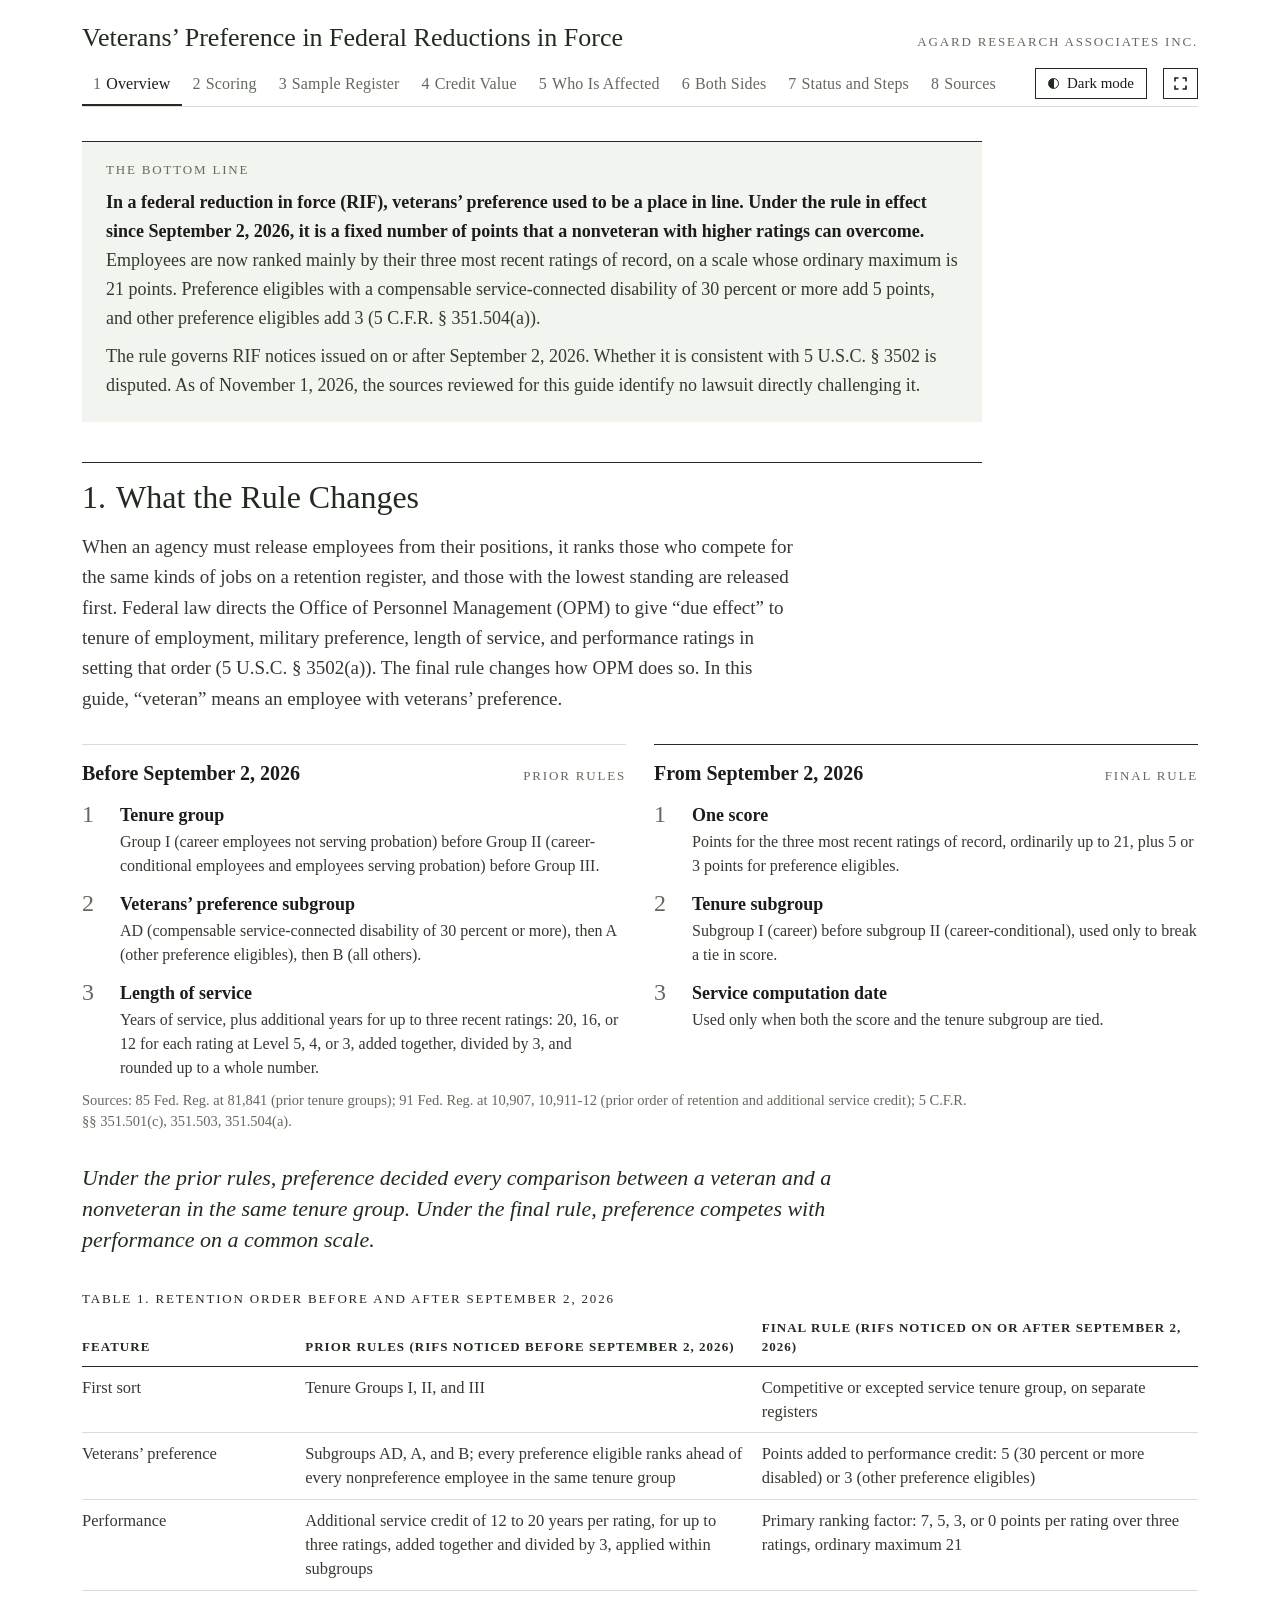
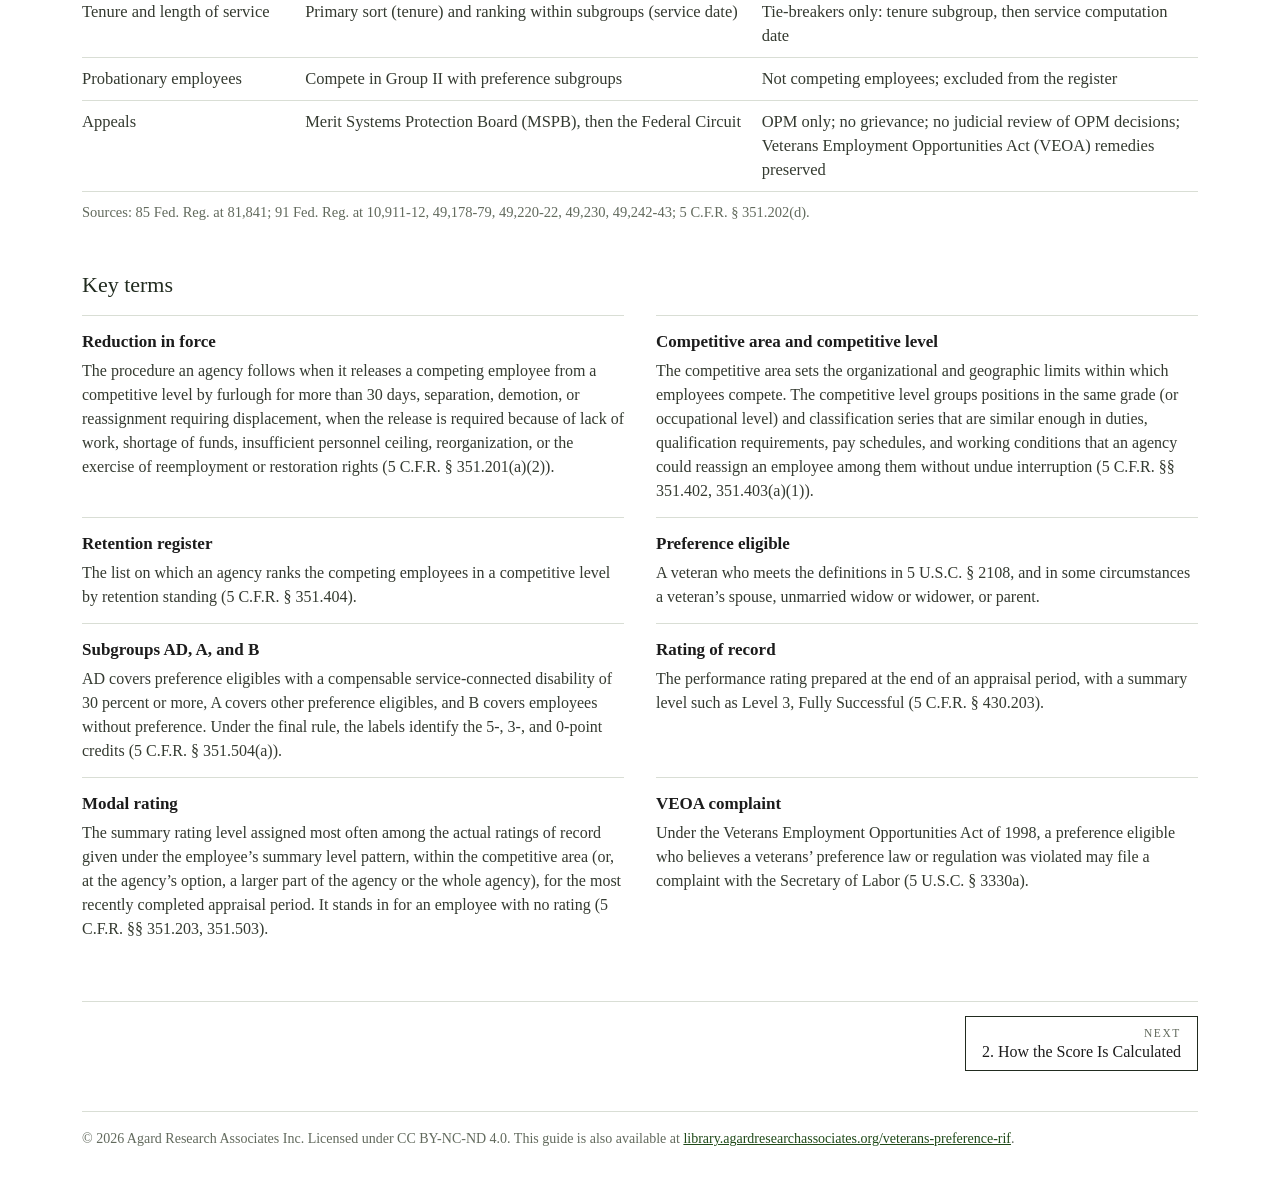
<file: veterans-preference-rif/embed/index.html>
<!doctype html>
<html lang="en">
<head>
<meta charset="utf-8">
<meta name="viewport" content="width=device-width, initial-scale=1">
<title>Veterans’ Preference in Federal Reductions in Force: Interactive Guide</title>
<meta name="description" content="An interactive guide from Agard Research Associates Inc. to how OPM’s 2026 reduction-in-force rule changes veterans’ preference in federal layoffs. This version is for embedding.">
<meta name="robots" content="noindex, follow">
<link rel="canonical" href="https://library.agardresearchassociates.org/veterans-preference-rif/">
<link rel="icon" href="/favicon.ico" sizes="48x48">
<link rel="icon" href="/favicon.svg" type="image/svg+xml">
<!-- Theme: ?theme=dark or ?theme=light sets the starting theme; otherwise the reader's saved choice, then their device setting. -->
<script>(function(){var t=null,m=/[?&]theme=(dark|light)/.exec(location.search);if(m){t=m[1];}else{try{t=localStorage.getItem("ara-theme");}catch(e){}}if(t!=="dark"&&t!=="light"){t=window.matchMedia&&window.matchMedia("(prefers-color-scheme: dark)").matches?"dark":"light";}document.documentElement.setAttribute("data-theme",t);})();</script>
<link rel="stylesheet" href="/assets/site.css">
<link rel="stylesheet" href="/veterans-preference-rif/guide.css">
<style>
  /* Guide-only page for embedding: no site header or footer, fills its frame. */
  html, body { background: var(--rg-page); margin: 0; min-height: 100%; }
  body { font-family: var(--rg-serif); color: var(--rg-text); display: block; }
  .embed-wrap { max-width: 1180px; margin: 0 auto; padding: 0 32px 36px; }
  .embed-head { padding: 22px 0 6px; display: flex; flex-wrap: wrap; align-items: baseline; justify-content: space-between; gap: 4px 20px; }
  .embed-head h1 { margin: 0; font-family: var(--rg-serif); font-weight: 400; font-size: 26px; line-height: 1.25; color: var(--rg-ink); }
  .embed-head p { margin: 0; font-family: var(--rg-serif); font-size: 13px; letter-spacing: 0.14em; text-transform: uppercase; color: var(--rg-muted); }
  .embed-foot { margin-top: 40px; padding-top: 16px; border-top: 1px solid var(--rg-rule); font-family: var(--rg-serif); font-size: 14px; color: var(--rg-muted); }
  .embed-foot a { color: var(--rg-link); }
  .rif-guide .rg-fs svg { display: block; }
  .rif-guide .rg-fs .txt { display: none; }
  .rif-guide .rg-fs { padding: 8px 10px; }
  @media (max-width: 1100px) {
    .rif-guide .rg-theme .txt { display: none; }
    .rif-guide .rg-theme { padding: 8px 10px; }
    .rif-guide .rg-tabs button { font-size: 15px; padding: 14px 7px 11px; }
    .embed-wrap { padding: 0 24px 32px; }
  }
  :fullscreen body { overflow-y: auto; }
  @media (max-width: 760px) {
    .embed-wrap { padding: 0 16px 28px; }
    .embed-head h1 { font-size: 21px; }
  }
</style>
</head>
<body>
<div class="embed-wrap">
  <header class="embed-head">
    <h1>Veterans’ Preference in Federal Reductions in Force</h1>
    <p>Agard Research Associates Inc.</p>
  </header>
<article class="rif-guide" data-rif-guide>

        <div class="rg-bar">
          <div class="rg-tabs" role="tablist" aria-label="Sections of the guide">
            <button type="button" role="tab" id="tab-overview" aria-controls="overview" aria-selected="true"><span class="n">1</span>Overview</button>
            <button type="button" role="tab" id="tab-scoring" aria-controls="scoring" aria-selected="false" tabindex="-1"><span class="n">2</span>Scoring</button>
            <button type="button" role="tab" id="tab-register" aria-controls="register" aria-selected="false" tabindex="-1"><span class="n">3</span>Sample Register</button>
            <button type="button" role="tab" id="tab-credit" aria-controls="credit" aria-selected="false" tabindex="-1"><span class="n">4</span>Credit Value</button>
            <button type="button" role="tab" id="tab-affected" aria-controls="affected" aria-selected="false" tabindex="-1"><span class="n">5</span>Who Is Affected</button>
            <button type="button" role="tab" id="tab-debate" aria-controls="debate" aria-selected="false" tabindex="-1"><span class="n">6</span>Both Sides</button>
            <button type="button" role="tab" id="tab-status" aria-controls="status" aria-selected="false" tabindex="-1"><span class="n">7</span>Status and Steps</button>
            <button type="button" role="tab" id="tab-sources" aria-controls="sources" aria-selected="false" tabindex="-1"><span class="n">8</span>Sources</button>
          </div>
          <button type="button" class="rg-theme" id="rg-theme" aria-pressed="false" aria-label="Switch to dark mode"><span class="dot" aria-hidden="true"></span><span class="txt">Dark mode</span></button>
<button type="button" class="rg-theme rg-fs" id="rg-fs" aria-pressed="false" hidden><svg width="13" height="13" viewBox="0 0 13 13" aria-hidden="true" fill="none" stroke="currentColor" stroke-width="1.6"><path d="M1 4.5V1h3.5M8.5 1H12v3.5M12 8.5V12H8.5M4.5 12H1V8.5"/></svg><span class="txt">Full screen</span></button>
        </div>

        <!-- ================================================================ 1 -->
        <section class="rg-panel on" id="overview" role="tabpanel" aria-labelledby="tab-overview">
          <div class="bottom-line">
            <span class="label">The bottom line</span>
            <p><b>In a federal reduction in force (RIF), veterans’ preference used to be a place in line. Under the rule in effect since
            September 2, 2026, it is a fixed number of points that a nonveteran with higher ratings can overcome.</b> Employees are now ranked
            mainly by their three most recent ratings of record, on a scale whose ordinary maximum is 21 points. Preference eligibles with a compensable
            service-connected disability of 30 percent or more add 5 points, and other preference eligibles add 3 (5 C.F.R. § 351.504(a)).</p>
            <p>The rule governs RIF notices issued on or after September 2, 2026. Whether it is consistent with 5 U.S.C. § 3502 is disputed. As
            of November 1, 2026, the sources reviewed for this guide identify no lawsuit directly challenging it.</p>
          </div>

          <h3><span class="no">1.</span>What the Rule Changes</h3>
          <div class="prose">
            <p class="lede">When an agency must release employees from their positions, it ranks those who compete for the same kinds of jobs on
            a retention register, and those with the lowest standing are released first. Federal law directs the Office of Personnel Management
            (OPM) to give “due effect” to tenure of employment, military preference, length of service, and performance ratings in setting that
            order (5 U.S.C. § 3502(a)). The final rule changes how OPM does so. In this guide, “veteran” means an employee with veterans’
            preference.</p>
          </div>

          <div class="orders">
            <div class="order">
              <div class="head"><b>Before September 2, 2026</b><span class="label">Prior rules</span></div>
              <ol>
                <li><div><b>Tenure group</b><span>Group I (career employees not serving probation) before Group II (career-conditional employees and employees serving probation) before Group III.</span></div></li>
                <li><div><b>Veterans’ preference subgroup</b><span>AD (compensable service-connected disability of 30 percent or more), then A (other preference eligibles), then B (all others).</span></div></li>
                <li><div><b>Length of service</b><span>Years of service, plus additional years for up to three recent ratings: 20, 16, or 12 for each rating at Level 5, 4, or 3, added together, divided by 3, and rounded up to a whole number.</span></div></li>
              </ol>
            </div>
            <div class="order final">
              <div class="head"><b>From September 2, 2026</b><span class="label">Final rule</span></div>
              <ol>
                <li><div><b>One score</b><span>Points for the three most recent ratings of record, ordinarily up to 21, plus 5 or 3 points for preference eligibles.</span></div></li>
                <li><div><b>Tenure subgroup</b><span>Subgroup I (career) before subgroup II (career-conditional), used only to break a tie in score.</span></div></li>
                <li><div><b>Service computation date</b><span>Used only when both the score and the tenure subgroup are tied.</span></div></li>
              </ol>
            </div>
          </div>
          <p class="source">Sources: 85 Fed. Reg. at 81,841 (prior tenure groups); 91 Fed. Reg. at 10,907, 10,911-12 (prior order of retention and additional service credit); 5 C.F.R. §§ 351.501(c), 351.503, 351.504(a).</p>
          <p class="callout">Under the prior rules, preference decided every comparison between a veteran and a nonveteran in the same tenure group.
          Under the final rule, preference competes with performance on a common scale.</p>

          <p class="caption" id="t1">Table 1. Retention order before and after September 2, 2026</p>
          <div class="table-scroll">
            <table aria-labelledby="t1">
              <thead><tr><th scope="col" style="width:20%">Feature</th><th scope="col">Prior rules (RIFs noticed before September 2, 2026)</th><th scope="col">Final rule (RIFs noticed on or after September 2, 2026)</th></tr></thead>
              <tbody>
                <tr><td>First sort</td><td>Tenure Groups I, II, and III</td><td>Competitive or excepted service tenure group, on separate registers</td></tr>
                <tr><td>Veterans’ preference</td><td>Subgroups AD, A, and B; every preference eligible ranks ahead of every nonpreference employee in the same tenure group</td><td>Points added to performance credit: 5 (30 percent or more disabled) or 3 (other preference eligibles)</td></tr>
                <tr><td>Performance</td><td>Additional service credit of 12 to 20 years per rating, for up to three ratings, added together and divided by 3, applied within subgroups</td><td>Primary ranking factor: 7, 5, 3, or 0 points per rating over three ratings, ordinary maximum 21</td></tr>
                <tr><td>Tenure and length of service</td><td>Primary sort (tenure) and ranking within subgroups (service date)</td><td>Tie-breakers only: tenure subgroup, then service computation date</td></tr>
                <tr><td>Probationary employees</td><td>Compete in Group II with preference subgroups</td><td>Not competing employees; excluded from the register</td></tr>
                <tr><td>Appeals</td><td>Merit Systems Protection Board (MSPB), then the Federal Circuit</td><td>OPM only; no grievance; no judicial review of OPM decisions; Veterans Employment Opportunities Act (VEOA) remedies preserved</td></tr>
              </tbody>
            </table>
          </div>
          <p class="source">Sources: 85 Fed. Reg. at 81,841; 91 Fed. Reg. at 10,911-12, 49,178-79, 49,220-22, 49,230, 49,242-43; 5 C.F.R. § 351.202(d).</p>

          <h4>Key terms</h4>
          <dl class="terms">
            <div><dt>Reduction in force</dt><dd>The procedure an agency follows when it releases a competing employee from a competitive level by furlough for more than 30 days, separation, demotion, or reassignment requiring displacement, when the release is required because of lack of work, shortage of funds, insufficient personnel ceiling, reorganization, or the exercise of reemployment or restoration rights (5 C.F.R. § 351.201(a)(2)).</dd></div>
            <div><dt>Competitive area and competitive level</dt><dd>The competitive area sets the organizational and geographic limits within which employees compete. The competitive level groups positions in the same grade (or occupational level) and classification series that are similar enough in duties, qualification requirements, pay schedules, and working conditions that an agency could reassign an employee among them without undue interruption (5 C.F.R. §§ 351.402, 351.403(a)(1)).</dd></div>
            <div><dt>Retention register</dt><dd>The list on which an agency ranks the competing employees in a competitive level by retention standing (5 C.F.R. § 351.404).</dd></div>
            <div><dt>Preference eligible</dt><dd>A veteran who meets the definitions in 5 U.S.C. § 2108, and in some circumstances a veteran’s spouse, unmarried widow or widower, or parent.</dd></div>
            <div><dt>Subgroups AD, A, and B</dt><dd>AD covers preference eligibles with a compensable service-connected disability of 30 percent or more, A covers other preference eligibles, and B covers employees without preference. Under the final rule, the labels identify the 5-, 3-, and 0-point credits (5 C.F.R. § 351.504(a)).</dd></div>
            <div><dt>Rating of record</dt><dd>The performance rating prepared at the end of an appraisal period, with a summary level such as Level 3, Fully Successful (5 C.F.R. § 430.203).</dd></div>
            <div><dt>Modal rating</dt><dd>The summary rating level assigned most often among the actual ratings of record given under the employee’s summary level pattern, within the competitive area (or, at the agency’s option, a larger part of the agency or the whole agency), for the most recently completed appraisal period. It stands in for an employee with no rating (5 C.F.R. §§ 351.203, 351.503).</dd></div>
            <div><dt>VEOA complaint</dt><dd>Under the Veterans Employment Opportunities Act of 1998, a preference eligible who believes a veterans’ preference law or regulation was violated may file a complaint with the Secretary of Labor (5 U.S.C. § 3330a).</dd></div>
          </dl>
          <div class="pager"><button type="button" class="next" data-go="scoring"><span class="label">Next</span>2. How the Score Is Calculated</button></div>
        </section>

        <!-- ================================================================ 2 -->
        <section class="rg-panel" id="scoring" role="tabpanel" aria-labelledby="tab-scoring">
          <h3><span class="no">2.</span>How the Score Is Calculated</h3>
          <p class="lede">Each employee’s score is the sum of the points for three ratings of record, plus the veterans’ credit where it applies.</p>
          <div class="scoregrid">
            <div>
              <p class="caption" id="t2" style="margin-top:0">Table 2. Points under the final rule</p>
              <table aria-labelledby="t2">
                <thead><tr><th scope="col">Rating of record or preference status</th><th scope="col" class="n">Points</th></tr></thead>
                <tbody>
                  <tr><td>Level 5, Outstanding</td><td class="n">7</td></tr>
                  <tr><td>Level 4, Exceeds Fully Successful</td><td class="n">5</td></tr>
                  <tr><td>Level 3, Fully Successful</td><td class="n">3</td></tr>
                  <tr><td>Level 2 or Level 1</td><td class="n">0</td></tr>
                  <tr><td>Compensable service-connected disability of 30 percent or more (AD)</td><td class="n">+5</td></tr>
                  <tr><td>Other preference eligible (A)</td><td class="n">+3</td></tr>
                </tbody>
              </table>
              <p class="source">Sources: 5 C.F.R. §§ 351.503(a), 351.504(a); 91 Fed. Reg. at 49,220-22.</p>
            </div>
            <div class="worked">
              <span class="label">A worked comparison</span>
              <p class="eq">Rating 1 + Rating 2 + Rating 3 <i>+ veterans’ credit</i></p>
              <div class="line"><span>Veteran with a 30 percent disability, rated 3, 3, and 3: 3 + 3 + 3 + 5</span><span>14</span></div>
              <div class="line"><span>Nonveteran rated 4, 4, and 4: 5 + 5 + 5</span><span>15</span></div>
              <p style="font-size:16px">The nonveteran ranks ahead. A one-level difference held across all three ratings is worth 6 points, more than either credit.</p>
            </div>
          </div>
          <div class="lead-list">
            <p><b>Which ratings count.</b> The score uses the three most recent ratings of record received in the four years before RIF notices
            issue. One rating is counted three times, two ratings are averaged to supply the third, and an employee with no rating receives the
            modal rating (5 C.F.R. § 351.503; 91 Fed. Reg. at 49,220-22).</p>
            <p><b>How ties are broken.</b> Employees with equal scores are ordered by tenure subgroup and then by service computation date
            (5 C.F.R. § 351.501(c)).</p>
            <p><b>When standing is fixed.</b> Retention standing is determined as of the date an employee receives a specific RIF notice, not the
            date the RIF takes effect (91 Fed. Reg. at 49,178-79).</p>
            <p><b>What the credit is worth on the scale.</b> OPM calculates the 3- and 5-point credits as 14.3 and 23.8 percent of the 21-point
            scale (91 Fed. Reg. at 49,181). Under Pattern C, adjacent rating levels from Fully Successful to Outstanding differ by 2 points per
            rating. Under Pattern B, which has no Level 4, a single step from Fully Successful to Outstanding is worth 4 points, more than the
            3-point credit.</p>
          </div>
          <div class="pager">
            <button type="button" data-go="overview"><span class="label">Previous</span>1. What the Rule Changes</button>
            <button type="button" class="next" data-go="register"><span class="label">Next</span>3. A Sample Retention Register</button>
          </div>
        </section>

        <!-- ================================================================ 3 -->
        <section class="rg-panel" id="register" role="tabpanel" aria-labelledby="tab-register">
          <h3><span class="no">3.</span>A Sample Retention Register</h3>
          <p class="lede">Choose an example or change any employee. The two registers show how the same four people would be ordered under the
          prior rules and under the final rule. The examples come from the report and from OPM’s responses to commenters.</p>
          <noscript><p class="noscript">The sample register needs JavaScript. The rest of the guide reads without it.</p></noscript>
          <div class="instrument">
            <div class="pick" role="group" aria-label="Examples" id="rg-examples">
              <button type="button" data-k="gap" aria-pressed="true">One rating level apart</button>
              <button type="button" data-k="holds" aria-pressed="false">Where the credit holds</button>
              <button type="button" data-k="accepted" aria-pressed="false">Outcomes OPM accepted</button>
              <button type="button" data-k="gain" aria-pressed="false">Career-conditional veterans gain</button>
              <button type="button" data-k="prob" aria-pressed="false">A veteran on probation</button>
            </div>
            <div class="note"><p id="rg-example-note" aria-live="polite"></p></div>
            <p class="key" aria-label="Rating levels"><span><b>5</b>Outstanding, 7 points</span><span><b>4</b>Exceeds Fully Successful, 5 points</span><span><b>3</b>Fully Successful, 3 points</span><span><b>2</b>Level 2, 0 points</span></p>
            <div class="editors" id="rg-editors"></div>
            <div class="registers" aria-live="polite">
              <div class="register">
                <span class="label">Prior rules</span>
                <h5>Register before September 2</h5>
                <p class="how">Tenure group, then preference subgroup (AD, A, B), then years of service plus performance credit.</p>
                <ol class="reglist" id="rg-old"></ol>
              </div>
              <div class="register">
                <span class="label">Final rule</span>
                <h5>Register from September 2</h5>
                <p class="how">Score, then tenure subgroup, then length of service. Arrows show the change from the prior order.</p>
                <ol class="reglist" id="rg-new"></ol>
                <p class="excluded" id="rg-excluded" hidden></p>
              </div>
            </div>
          </div>
          <p class="source">Note: An illustration, not a determination of any employee’s retention standing. All four employees are assumed to hold
          positions in the same competitive area and competitive level. Adjusted service under the prior rules adds the additional service credit
          (20, 16, or 12 years for each rating at Level 5, 4, or 3, added together, divided by 3, and rounded up to a whole number) to years of service. The register
          does not model Group III, ratings of Unacceptable, missing ratings, discretionary award credits, assignment rights, or exceptions such as
          USERRA protections. Sources: ARA calculations using 85 Fed. Reg. at 81,841; 91 Fed. Reg. at 10,911-12; 5 C.F.R. §§ 351.202(d),
          351.501(c), 351.503, 351.504(a).</p>
          <div class="pager">
            <button type="button" data-go="scoring"><span class="label">Previous</span>2. How the Score Is Calculated</button>
            <button type="button" class="next" data-go="credit"><span class="label">Next</span>4. What the Credit Is Worth</button>
          </div>
        </section>

        <!-- ================================================================ 4 -->
        <section class="rg-panel" id="credit" role="tabpanel" aria-labelledby="tab-credit">
          <h3><span class="no">4.</span>What the Credit Is Worth</h3>
          <p class="lede">The credit is fixed, but the spread of ratings is not, so the practical value of preference depends on how agencies
          rate. ARA modeled how often a veteran with three Fully Successful ratings would outrank nonveteran competitors under four rating
          distributions. Choose one, or set your own.</p>
          <div class="instrument">
            <div class="controls">
              <div class="ctl">
                <span class="label" id="rg-sc-lbl">Rating distribution</span>
                <div class="pick" role="group" aria-labelledby="rg-sc-lbl" id="rg-scenarios">
                  <button type="button" data-k="A" aria-pressed="true">A. Before the cap</button>
                  <button type="button" data-k="B" aria-pressed="false">B. Cap at its ceiling</button>
                  <button type="button" data-k="C" aria-pressed="false">C. Tight distribution</button>
                  <button type="button" data-k="D" aria-pressed="false">D. Pattern B</button>
                  <button type="button" data-k="X" aria-pressed="false">Your own</button>
                </div>
              </div>
              <div class="ctl">
                <span class="label" id="rg-cr-lbl">Veterans’ credit</span>
                <div class="seg" role="group" aria-labelledby="rg-cr-lbl" id="rg-credit" style="min-width:230px">
                  <button type="button" data-cr="3" aria-pressed="true">3 points (A)</button>
                  <button type="button" data-cr="5" aria-pressed="false">5 points (AD)</button>
                </div>
              </div>
            </div>
            <div class="note"><p id="rg-sc-note" aria-live="polite"></p></div>
            <div class="custom" id="rg-custom" hidden>
              <label for="rg-p5">Share rated Level 5: <span id="rg-p5v" class="num"></span><input type="range" id="rg-p5" min="0" max="98" step="1" value="20"></label>
              <label for="rg-p4">Share rated Level 4: <span id="rg-p4v" class="num"></span><input type="range" id="rg-p4" min="0" max="98" step="1" value="20"></label>
            </div>
            <div class="distbar" id="rg-distbar"></div>
            <div class="modelgrid">
              <div class="chartwrap">
                <p class="chart-title" id="rg-chart-title"></p>
                <p class="legend" aria-hidden="true"><span><i class="sw-vet"></i>Veteran ranks ahead</span><span><i class="sw-tie"></i>Tied, counted as not ahead</span><span><i class="sw-non"></i>Nonveteran ranks ahead</span></p>
                <div class="chart" id="rg-chart"></div>
              </div>
              <div class="readouts">
                <div class="readout"><div class="big" id="rg-ro-share">22%</div><div class="lbl">of nonveterans are outranked by a veteran with three Fully Successful ratings</div></div>
                <div class="readout"><div class="big" id="rg-ro-typ">76%</div><div class="lbl">chance that a typical veteran ranks ahead of a typical nonveteran</div></div>
                <div class="readout old"><div class="big">100%</div><div class="lbl">under the prior rules, for a veteran rated acceptable in the same tenure group</div></div>
              </div>
            </div>
          </div>
          <p class="source">Figure 1. Source: ARA calculations, using the point values in 5 C.F.R. §§ 351.503(a), 351.504(a). Each employee’s three
          ratings are drawn independently from the chosen distribution; veterans and nonveterans share it; all competitors are in the same tenure
          group and competitive level; and 1 percent of ratings are Level 1. ARA found no public data on rating distributions by veteran status, so
          the shared distribution is a simplification rather than an estimate.</p>

          <p class="caption" id="t5">Table 3. Illustrative value of the veterans’ credit under four rating distributions</p>
          <div class="table-scroll">
            <table id="rg-table" aria-labelledby="t5">
              <thead><tr><th scope="col" style="width:40%">Scenario (Levels 5 / 4 / 3)</th><th scope="col" class="n">Veteran with three Fully Successful ratings: share of nonveterans outranked, with 3 / 5 points</th><th scope="col" class="n">Typical veteran against typical nonveteran: chance of ranking ahead, with 3 / 5 points</th></tr></thead>
              <tbody>
                <tr data-sc="A" class="on"><td>A. Compressed, before the cap (30 / 30 / 39 percent)</td><td class="n">22 / 47 percent</td><td class="n">76 / 88 percent</td></tr>
                <tr data-sc="B"><td>B. Cap at its ceiling, with ARA’s assumed split (15 / 25 / 59 percent)</td><td class="n">49 / 76 percent</td><td class="n">79 / 91 percent</td></tr>
                <tr data-sc="C"><td>C. Tight distribution (7 / 13 / 79 percent)</td><td class="n">77 / 94 percent</td><td class="n">84 / 95 percent</td></tr>
                <tr data-sc="D"><td>D. Pattern B (20 / none / 79 percent)</td><td class="n">52 / 90 percent</td><td class="n">70 / 94 percent</td></tr>
                <tr><td>Prior rules, any distribution</td><td class="n">100 / 100 percent</td><td class="n">100 / 100 percent</td></tr>
              </tbody>
            </table>
          </div>
          <p class="source">Source: ARA calculations under the assumptions above. Outcomes under the prior rules assume both employees are in the same
          tenure group. Ties, which occur in about 1 percent of comparisons or fewer, are counted as not ranking ahead.</p>
          <div class="lead-list">
            <p><b>Rating spread.</b> Under Pattern C, the credit counts for most when ratings cluster at Fully Successful and for least when they
            spread across the top levels, so OPM’s standardized distribution and cap raise the practical value of preference, other things equal.
            Pattern B is the exception: because one step up is worth 4 points, the 3-point credit gives a typical veteran the lowest chance of ranking
            ahead in Scenario D.</p>
            <p><b>Persistent ratings.</b> If employees receive the same rating every year, a Fully Successful veteran never outranks a nonveteran
            with consistent Level 4 ratings, whatever the credit.</p>
            <p><b>Timing.</b> Because the score draws on a four-year window, RIFs conducted in 2026 through 2028 will rely partly on ratings issued
            before the cap took effect. In ARA’s judgment, the more a register depends on those earlier ratings, the better Scenario A serves as a
            benchmark, and it is the scenario in which the credit protects Fully Successful veterans least.</p>
          </div>
          <div class="pager">
            <button type="button" data-go="register"><span class="label">Previous</span>3. A Sample Retention Register</button>
            <button type="button" class="next" data-go="affected"><span class="label">Next</span>5. Who Is Affected</button>
          </div>
        </section>

        <!-- ================================================================ 5 -->
        <section class="rg-panel" id="affected" role="tabpanel" aria-labelledby="tab-affected">
          <h3><span class="no">5.</span>Who Is Affected</h3>
          <p class="lede">RIFs were rare until 2025. The Partnership for Public Service reports that RIF separations never exceeded 300 in a
          fiscal year during the preceding decade but that 10,436 employees were separated by RIF between January 20, 2025, and January 2026.</p>
          <div class="figures">
            <div class="fig"><div class="big">621,751</div><div class="lbl">veterans in the executive branch, fiscal year 2024</div><div class="ctx">27.4 percent of 2,267,091 employees. Of these, 545,352 had veterans’ preference.</div></div>
            <div class="fig"><div class="big">262,385</div><div class="lbl">with a compensable service-connected disability of 30 percent or more</div><div class="ctx">11.6 percent of all employees and 42.2 percent of veterans. Those who are preference eligibles in a RIF receive the 5-point credit; a military retiree qualifies only under the conditions in 5 C.F.R. § 351.504(b).</div></div>
            <div class="fig"><div class="big">278,359</div><div class="lbl">preference-eligible veterans at the Department of Defense</div><div class="ctx">38.1 percent of DoD’s workforce and about half of all employees with veterans’ preference. Counting veterans without preference, 314,311.</div></div>
            <div class="fig"><div class="big">103,601</div><div class="lbl">preference-eligible veterans at the Department of Veterans Affairs</div><div class="ctx">More than any agency other than DoD; 21.5 percent of VA’s workforce. Counting veterans without preference, 122,094.</div></div>
            <div class="fig"><div class="big">47,634</div><div class="lbl">preference-eligible veterans hired in fiscal year 2024</div><div class="ctx">Among 56,318 veterans hired. Any still serving an initial probationary period or a trial period are not ranked in a RIF (5 C.F.R. § 351.202(d)).</div></div>
          </div>
          <p class="source">Sources: OPM 2026b, i, 4-6, 19 (Table 5; OPM’s tables label the Department of Defense “DOW”); Partnership for Public Service 2026b.</p>
          <div class="groups">
            <div class="group"><span class="label">Change is largest</span><b>Veterans outside DoD</b><p>DoD has ranked employees by rating of record, tenure group, average score, veterans’ preference, and service computation date since January 2017 (91 Fed. Reg. at 49,188), so preference there already works mainly as a tie-breaker after ratings (DoD 2021, paras. 1.2.a, 3.3.c, 3.4). The change in method falls chiefly on the roughly 267,000 preference-eligible veterans at other agencies (OPM 2026b, 19).</p></div>
            <div class="group"><span class="label">Lose the most among those ranked</span><b>Long-serving veterans</b><p>Length of service, which compounded their preference under the prior rules, is now only a tie-breaker, so a few rating points can place a newer nonveteran ahead.</p></div>
            <div class="group"><span class="label">Removed from competition</span><b>Veterans on probation</b><p>A veteran serving an initial probationary period is no longer a competing employee (91 Fed. Reg. at 49,178-79). Whether that helps or hurts depends on how the agency uses its discretion to keep or release probationers.</p></div>
            <div class="group"><span class="label">Can gain</span><b>Career-conditional veterans</b><p>Veterans who have completed probation but are not yet career employees (typically, OPM notes, those with more than 3 years of creditable service; 91 Fed. Reg. at 10,907) no longer sit below every career nonveteran and can outrank one with weaker ratings (91 Fed. Reg. at 49,183).</p></div>
          </div>
          <div class="pager">
            <button type="button" data-go="credit"><span class="label">Previous</span>4. What the Credit Is Worth</button>
            <button type="button" class="next" data-go="debate"><span class="label">Next</span>6. Both Sides of the Question</button>
          </div>
        </section>

        <!-- ================================================================ 6 -->
        <section class="rg-panel" id="debate" role="tabpanel" aria-labelledby="tab-debate">
          <h3><span class="no">6.</span>Both Sides of the Question</h3>
          <p class="lede">The central legal question is whether a fixed credit that a higher-rated nonveteran can overcome satisfies the statute’s
          command that a qualifying preference eligible “is entitled to be retained in preference to other competing employees”
          (5 U.S.C. § 3502(c)).</p>
          <div class="sides">
            <div class="side">
              <span class="label">Supporters</span>
              <h5>Performance should count for more</h5>
              <p>OPM supported the change, as did the Office of Special Counsel (91 Fed. Reg. at 49,184), the Departments of Agriculture and Labor
              (USDA 2026, 1; DOL 2026, 4), and FGA Action. The Niskanen Center supported it with conditions (Niskanen Center 2026, 4-5). FGA Action
              argued that performance has been “systematically underweighted” (FGA Action 2026, 2). The Niskanen Center said that because the old
              rules retain staff by tenure, length of service, and veterans’ preference, RIFs are “often disproportionately targeted at newer
              employees that have the most marketable skills” (Niskanen Center 2026, 4). OPM reads the statute as granting “a meaningful retention
              preference, not a categorical right to be retained ahead of every non-veteran regardless of performance” (91 Fed. Reg. at 49,182), and
              calls its credit</p>
              <p class="quote">“materially stronger than hiring preference as a scoring weight” (91 Fed. Reg. at 49,181).</p>
            </div>
            <div class="side">
              <span class="label">Critics</span>
              <h5>Preference is an entitlement</h5>
              <p>Federal employee unions and the National Employment Lawyers Association argue that the statute protects any veteran whose
              performance is acceptable (AFGE and AFSCME 2026, 2; NELA 2026, 1-2), a reading that draws support from <i>Hilton v. Sullivan</i>,
              334 U.S. 323 (1948), which construed the retention preference in section 12 of the Veterans’ Preference Act of 1944. Disabled American
              Veterans said the statute’s four factors reflect “a deliberate balance,” “ensuring that no single factor dominates to the detriment of
              the others,” and called preference</p>
              <p class="quote">“a substantive statutory entitlement” (DAV 2026b, 2).</p>
              <p>DAV warned that the rule would reduce preference to “a largely illusory consideration” (DAV 2026b, 3), a characterization OPM
              called “not accurate” (91 Fed. Reg. at 49,182).
              The Veterans of Foreign Wars supported modernization but warned against making preference “a secondary, point-based consideration”
              (VFW 2026, 1-2).</p>
            </div>
            <div class="side">
              <span class="label">Research record</span>
              <h5>A caution for both sides</h5>
              <p>GAO found that employees without preference were about two to seven times as likely to lose their jobs at three military
              installations in fiscal year 1991 (GAO 1998, 1). Reviewing RIFs at three DoD installations, it also found that women and minorities
              were disproportionately separated, “in part because they ranked lower than white males in one of three retention factors, including
              veterans’ preference” (GAO 1996, 2).</p>
              <p>In the report’s reading, the categorical preference protected veterans substantially and shifted RIF losses toward nonveterans, while a
              weighted preference spreads losses more evenly but makes outcomes depend on the accuracy of performance ratings.</p>
            </div>
          </div>
          <p class="lede" style="margin-top:30px">ARA presents both sides and takes no position on whether the rule is wise or lawful.</p>
          <div class="pager">
            <button type="button" data-go="affected"><span class="label">Previous</span>5. Who Is Affected</button>
            <button type="button" class="next" data-go="status"><span class="label">Next</span>7. Where Things Stand</button>
          </div>
        </section>

        <!-- ================================================================ 7 -->
        <section class="rg-panel" id="status" role="tabpanel" aria-labelledby="tab-status">
          <h3><span class="no">7.</span>Where Things Stand</h3>
          <p class="lede">Status as of November 1, 2026.</p>
          <ol class="timeline">
            <li><span class="d">December 17, 2020</span><span class="e">OPM proposes ranking employees by performance within each tenure group, ahead of veterans’ preference (85 Fed. Reg. 81,839). The proposal is not adopted; in 2026 OPM considers reissuing it and rejects that option as too narrow (91 Fed. Reg. at 49,212).</span></li>
            <li><span class="d">March 5, 2026</span><span class="e">OPM proposes the current rule (91 Fed. Reg. 10,904) and later receives 721 unique comments.</span></li>
            <li><span class="d">July 7, 2026</span><span class="e">OPM publishes the performance appraisal rule, which takes effect August 6, 2026, and authorizes OPM to set a standardized distribution of ratings (91 Fed. Reg. 41,521).</span></li>
            <li><span class="d">August 3, 2026</span><span class="e">The final RIF rule and the RIF appeals rule are published. For RIF notices issued on or after September 2, appeals move from the MSPB to OPM.</span></li>
            <li><span class="d">August 24, 2026</span><span class="e">Unions sue OPM over the appraisal and suitability rules; the complaint cites the RIF rule only as context.</span></li>
            <li><span class="d">September 2, 2026</span><span class="e">The RIF rule and the appeals rule take effect for RIF notices issued on or after this date.</span></li>
            <li><span class="d">September 21, 2026</span><span class="e">OPM caps Level 4 and Level 5 ratings at a combined 40 percent for fiscal year 2026, “a ceiling, not a target,” for career Senior Executive Service members, career senior professionals, and career and career-conditional General Schedule employees. Wage Grade employees, offices of inspectors general, and some other groups are excluded, and bargaining agreements that bar forced distributions remain in force until they expire (OPM 2026c, 2-4).</span></li>
            <li class="ahead"><span class="d">November 18, 2026</span><span class="e">A rule on administrative leave, including leave during a RIF notice period, takes effect (91 Fed. Reg. 65,924).</span></li>
            <li class="ahead"><span class="d">January 1, 2027</span><span class="e">Agencies must use the new summary-level rating patterns (91 Fed. Reg. 41,521).</span></li>
          </ol>

          <h4>What ARA will watch</h4>
          <div class="watch">
            <p><b>Litigation over the rule.</b> A facial challenge to the rule or the appeals rule, or a VEOA appeal raising § 3502(c), would test the central legal question and the reach of the bar on judicial review.</p>
            <p><b>Rating distributions.</b> OPM’s fiscal year 2026 results, the cap it sets for fiscal year 2027, and agencies’ choice of summary patterns will set the practical value of the credit.</p>
            <p><b>RIF volume and composition.</b> Data on separations by preference status would show whether the modeled effects appear in practice.</p>
            <p><b>DoD alignment.</b> Whether DoD revises its instruction to conform to the new part 351 will determine how its roughly 278,000 preference-eligible veterans are ranked.</p>
            <p><b>Congressional action.</b> Appropriations riders or legislation on retention preference or RIF appeal rights would change the legal baseline.</p>
            <p><b>OPM appeal decisions.</b> The first OPM decisions in RIF appeals brought by preference eligibles will show how OPM applies § 3502(c).</p>
          </div>

          <h4>If you have veterans’ preference</h4>
          <ol class="steps">
            <li><div><b>Check your ratings of record.</b><p>Confirm that all of your ratings from the past four years appear in your personnel records. Missing ratings are filled in by formula, and your three most recent ratings now set most of your standing.</p></div></li>
            <li><div><b>Check your preference status.</b><p>Confirm that your records show the correct veterans’ preference. Only a compensable service-connected disability of 30 percent or more earns the 5-point credit; other preference eligibles receive 3. A military retiree counts as a preference eligible in a RIF only under the conditions in 5 C.F.R. § 351.504(b).</p></div></li>
            <li><div><b>Know where appeals go.</b><p>For RIF notices issued on or after September 2, 2026, appeals go to OPM rather than the MSPB, and OPM’s rule bars grievances over RIFs and court review of its decisions (91 Fed. Reg. at 49,230, 49,242-43).</p></div></li>
            <li><div><b>Know the complaint deadline.</b><p>A preference eligible who believes a RIF violated a veterans’ preference law or regulation may file a complaint with the Secretary of Labor within 60 days after the date of the alleged violation. If the Secretary has not resolved the complaint within 60 days of filing, the complainant may appeal to the MSPB, no later than 15 days after receiving the Secretary’s written notice of the results. Once an MSPB appeal has been pending for 120 days without a decision on the merits, the complainant may instead file suit in federal district court (5 U.S.C. §§ 3330a(a), (d), 3330b).</p></div></li>
          </ol>
          <h4>Official resources</h4>
          <ul class="resources">
            <li><a href="https://www.opm.gov/policy-data-oversight/workforce-restructuring/reductions-in-force-rif" target="_blank" rel="noopener">Office of Personnel Management, Reductions in Force (RIF)<span class="sr-only"> (opens in a new window)</span></a></li>
            <li><a href="https://webapps.dol.gov/elaws/vets/vetpref/vetspref.htm" target="_blank" rel="noopener">U.S. Department of Labor, Veterans’ Preference Advisor<span class="sr-only"> (opens in a new window)</span></a></li>
            <li><a href="https://www.federalregister.gov/documents/2026/08/03/2026-15665/reduction-in-force" target="_blank" rel="noopener">Reduction in Force, 91 Fed. Reg. 49,178 (Aug. 3, 2026)<span class="sr-only"> (opens in a new window)</span></a></li>
            <li><a href="https://www.federalregister.gov/documents/2026/08/03/2026-15666/reduction-in-force-appeals" target="_blank" rel="noopener">Reduction in Force Appeals, 91 Fed. Reg. 49,230 (Aug. 3, 2026)<span class="sr-only"> (opens in a new window)</span></a></li>
          </ul>
          <div class="pager">
            <button type="button" data-go="debate"><span class="label">Previous</span>6. Both Sides of the Question</button>
            <button type="button" class="next" data-go="sources"><span class="label">Next</span>8. Sources</button>
          </div>
        </section>

        <!-- ================================================================ 8 -->
        <section class="rg-panel" id="sources" role="tabpanel" aria-labelledby="tab-sources">
          <h3><span class="no">8.</span>Sources</h3>
          <p class="lede">Statutes, regulations, Federal Register documents, and cases are cited in full where they appear. Sources cited by author
          and year are listed below; the complete reference list is in the report’s
          <a href="/veterans-preference-rif/references/">references</a> (PDF).</p>
          <div class="refs" id="rg-refs">
            <p>AFGE and AFSCME (American Federation of Government Employees and American Federation of State, County and Municipal Employees). 2026. “Comments by AFGE and AFSCME Concerning OPM’s Proposed Changes to Established RIF Procedures.” Letter to the Office of Personnel Management, May 4. Docket OPM-2025-0107, Comment 0680. <a href="https://www.regulations.gov/comment/OPM-2025-0107-0680" target="_blank" rel="noopener">https://www.regulations.gov/comment/OPM-2025-0107-0680<span class="sr-only"> (opens in a new window)</span></a>.</p>
            <p>DAV (Disabled American Veterans). 2026b. “Response of DAV (Disabled American Veterans) to the Office of Personnel Management’s Proposed Rule on Reduction in Force Procedures.” Letter to the Office of Personnel Management signed by Scott Hope, National Service Director, April 13. Docket OPM-2025-0107, Comment 0157. <a href="https://www.regulations.gov/comment/OPM-2025-0107-0157" target="_blank" rel="noopener">https://www.regulations.gov/comment/OPM-2025-0107-0157<span class="sr-only"> (opens in a new window)</span></a>.</p>
            <p>DoD (U.S. Department of Defense). 2021. <i>DoD Civilian Personnel Management System: Reduction in Force</i>. DoD Instruction 1400.25, Volume 351, June 24. <a href="https://www.esd.whs.mil/Portals/54/Documents/DD/issuances/140025/140025_V351.PDF" target="_blank" rel="noopener">https://www.esd.whs.mil/Portals/54/Documents/DD/issuances/140025/140025_V351.PDF<span class="sr-only"> (opens in a new window)</span></a>.</p>
            <p>DOL (U.S. Department of Labor). 2026. “Comment of the Department of Labor in Support of OPM’s Proposed Rule Reduction in Force.” Letter to the Office of Personnel Management, May 4. Docket OPM-2025-0107, Comment 0720. <a href="https://www.regulations.gov/comment/OPM-2025-0107-0720" target="_blank" rel="noopener">https://www.regulations.gov/comment/OPM-2025-0107-0720<span class="sr-only"> (opens in a new window)</span></a>.</p>
            <p>FGA Action. 2026. “Comment on OPM-2025-0107.” Comment by David Craig, Visiting Fellow, submitted to the Office of Personnel Management, May 4. Docket OPM-2025-0107, Comment 0673. <a href="https://www.regulations.gov/comment/OPM-2025-0107-0673" target="_blank" rel="noopener">https://www.regulations.gov/comment/OPM-2025-0107-0673<span class="sr-only"> (opens in a new window)</span></a>.</p>
            <p>GAO (U.S. General Accounting Office). 1996. <i>Veterans’ Preference: Data on Employment of Veterans</i>. GAO/GGD-96-13. February. <a href="https://www.gao.gov/products/ggd-96-13" target="_blank" rel="noopener">https://www.gao.gov/products/ggd-96-13<span class="sr-only"> (opens in a new window)</span></a>.</p>
            <p>GAO (U.S. General Accounting Office). 1998. <i>The Public Service: Veterans’ Preference in Hiring and Reductions-in-Force</i>. Statement of Michael Brostek before the Senate Committee on Veterans’ Affairs. GAO/T-GGD-98-88. March 24. <a href="https://www.gao.gov/products/t-ggd-98-88" target="_blank" rel="noopener">https://www.gao.gov/products/t-ggd-98-88<span class="sr-only"> (opens in a new window)</span></a>.</p>
            <p>NELA (National Employment Lawyers Association). 2026. Comment on the notice of proposed rulemaking “Reduction in Force,” RIN 3206-AO86. Letter to the Office of Personnel Management, May 4. Docket OPM-2025-0107, Comment 0660. <a href="https://www.regulations.gov/comment/OPM-2025-0107-0660" target="_blank" rel="noopener">https://www.regulations.gov/comment/OPM-2025-0107-0660<span class="sr-only"> (opens in a new window)</span></a>.</p>
            <p>Niskanen Center. 2026. Comment on RIN 3206-AO86, “Reduction in Force.” Letter to Director Scott Kupor, May 4. Docket OPM-2025-0107, Comment 0687. <a href="https://www.regulations.gov/comment/OPM-2025-0107-0687" target="_blank" rel="noopener">https://www.regulations.gov/comment/OPM-2025-0107-0687<span class="sr-only"> (opens in a new window)</span></a>.</p>
            <p>OPM (U.S. Office of Personnel Management). 2026b. <i>FY 2024 Employment of Veterans and Military-Connected Spouses and Survivors in the Federal Executive Branch Report</i>. January. <a href="https://www.opm.gov/fedshirevets/hiring-officials/veteran-employment-data/fy-2024-employment-of-veterans-and-military-connected-spouses-and-survivors-in-the-federal-executive-branch-report.pdf" target="_blank" rel="noopener">https://www.opm.gov/fedshirevets/hiring-officials/veteran-employment-data/fy-2024-employment-of-veterans-and-military-connected-spouses-and-survivors-in-the-federal-executive-branch-report.pdf<span class="sr-only"> (opens in a new window)</span></a>.</p>
            <p>OPM (U.S. Office of Personnel Management). 2026c. “FY 2026 Standardized Distribution of Rating Levels and FY 2026 Performance Awards Guidance for Federal Employees.” Memorandum from Director Scott Kupor to heads and acting heads of departments and agencies, September 21. <a href="https://www.opm.gov/chcoc/latest-memos/fy-2026-standardized-distribution-of-rating-levels-and-fy-2026-performance-awards-guidance-for-federal-employees.pdf" target="_blank" rel="noopener">https://www.opm.gov/chcoc/latest-memos/fy-2026-standardized-distribution-of-rating-levels-and-fy-2026-performance-awards-guidance-for-federal-employees.pdf<span class="sr-only"> (opens in a new window)</span></a>.</p>
            <p>Partnership for Public Service. 2026b. “The Federal Workforce One Year into the Trump Administration.” Fed Figures analysis of federal workforce data as of January 2026, April 16. <a href="https://ourpublicservice.org/know-the-facts/resource-library/reports/the-federal-workforce-one-year-into-the-trump-administration" target="_blank" rel="noopener">https://ourpublicservice.org/know-the-facts/resource-library/reports/the-federal-workforce-one-year-into-the-trump-administration<span class="sr-only"> (opens in a new window)</span></a>.</p>
            <p>SEA (Senior Executives Association). 2026. “Comments on Proposed Rule: Reduction in Force (RIN 3206-AO86; Docket ID: OPM-2025-0107).” Undated letter to the Office of Personnel Management. Docket OPM-2025-0107, Comment 0683. <a href="https://www.regulations.gov/comment/OPM-2025-0107-0683" target="_blank" rel="noopener">https://www.regulations.gov/comment/OPM-2025-0107-0683<span class="sr-only"> (opens in a new window)</span></a>.</p>
            <p>USDA (U.S. Department of Agriculture). 2026. Comment on OPM’s proposed rules on reduction-in-force regulations. Letter from the Office of the Deputy Secretary to Director Scott Kupor, May 1. Docket OPM-2025-0107, Comment 0719. <a href="https://www.regulations.gov/comment/OPM-2025-0107-0719" target="_blank" rel="noopener">https://www.regulations.gov/comment/OPM-2025-0107-0719<span class="sr-only"> (opens in a new window)</span></a>.</p>
            <p>VFW (Veterans of Foreign Wars). 2026. Comment on the proposed rule “Reduction in Force.” Letter signed by Michael S. Figlioli, Chief of Staff, VFW Washington Office, May 4. Docket OPM-2025-0107, Comment 0676. <a href="https://www.regulations.gov/comment/OPM-2025-0107-0676" target="_blank" rel="noopener">https://www.regulations.gov/comment/OPM-2025-0107-0676<span class="sr-only"> (opens in a new window)</span></a>.</p>
          </div>
          <div class="about">
            <span class="label">About this guide</span>
            <p>Agard Research Associates Inc. (ARA) is a nonpartisan, nonprofit research institute in New Jersey. This guide is based on the ARA
            policy analysis <a href="/veterans-preference-rif/report/"><i>Veterans’ Preference in Federal Reductions in Force</i></a> (November 2026) by Alyssa I. Agard.
            The <a href="/veterans-preference-rif/report/">full report</a>, a <a href="/veterans-preference-rif/summary/">three-page summary</a>,
            and the <a href="/veterans-preference-rif/references/">complete reference list</a> are available as PDFs. Every statement in it was
            checked against the source documents cited. All statements of legal and regulatory status are current as of November 1, 2026.
            Version 1.0, November 2026.</p>
          </div>
          <div class="pager">
            <button type="button" data-go="status"><span class="label">Previous</span>7. Where Things Stand</button>
            <button type="button" class="next" data-go="overview"><span class="label">Back to start</span>1. What the Rule Changes</button>
          </div>
        </section>
      </article>
  <p class="embed-foot">&copy; 2026 Agard Research Associates Inc. Licensed under CC BY-NC-ND 4.0. This guide is also available at
  <a href="https://library.agardresearchassociates.org/veterans-preference-rif/">library.agardresearchassociates.org/veterans-preference-rif</a>.</p>
</div>
<script src="/veterans-preference-rif/guide.js"></script>
<script>
/* Links open in a new tab so the embedded guide stays in place. */
(function () {
  Array.prototype.forEach.call(document.querySelectorAll("a[href]"), function (a) {
    if (a.getAttribute("href").charAt(0) === "#") return;
    a.target = "_blank"; a.rel = "noopener";
  });
})();
/* Full screen: uses the browser's full-screen mode where the frame allows it; otherwise opens this page in a new tab. */
(function () {
  var b = document.getElementById("rg-fs"); if (!b) return;
  var d = document.documentElement, framed = window.self !== window.top;
  var req = d.requestFullscreen || d.webkitRequestFullscreen;
  var enabled = !!(req && (document.fullscreenEnabled || document.webkitFullscreenEnabled));
  if (!enabled && !framed) return;
  b.hidden = false;
  function isFs() { return !!(document.fullscreenElement || document.webkitFullscreenElement); }
  function label() {
    var on = isFs();
    b.querySelector(".txt").textContent = on ? "Exit full screen" : (enabled ? "Full screen" : "Open full page");
    b.setAttribute("aria-pressed", String(on));
    b.setAttribute("aria-label", on ? "Exit full screen" : (enabled ? "Show the guide full screen" : "Open the guide in a new tab"));
    b.title = b.getAttribute("aria-label");
  }
  function newTab() { window.open(location.href, "_blank", "noopener"); }
  b.addEventListener("click", function () {
    if (isFs()) { (document.exitFullscreen || document.webkitExitFullscreen).call(document); return; }
    if (!enabled) { newTab(); return; }
    try { var p = req.call(d); if (p && p.catch) p.catch(newTab); } catch (e) { newTab(); }
  });
  document.addEventListener("fullscreenchange", label); document.addEventListener("webkitfullscreenchange", label);
  label();
})();
</script>
</body>
</html>
</file>
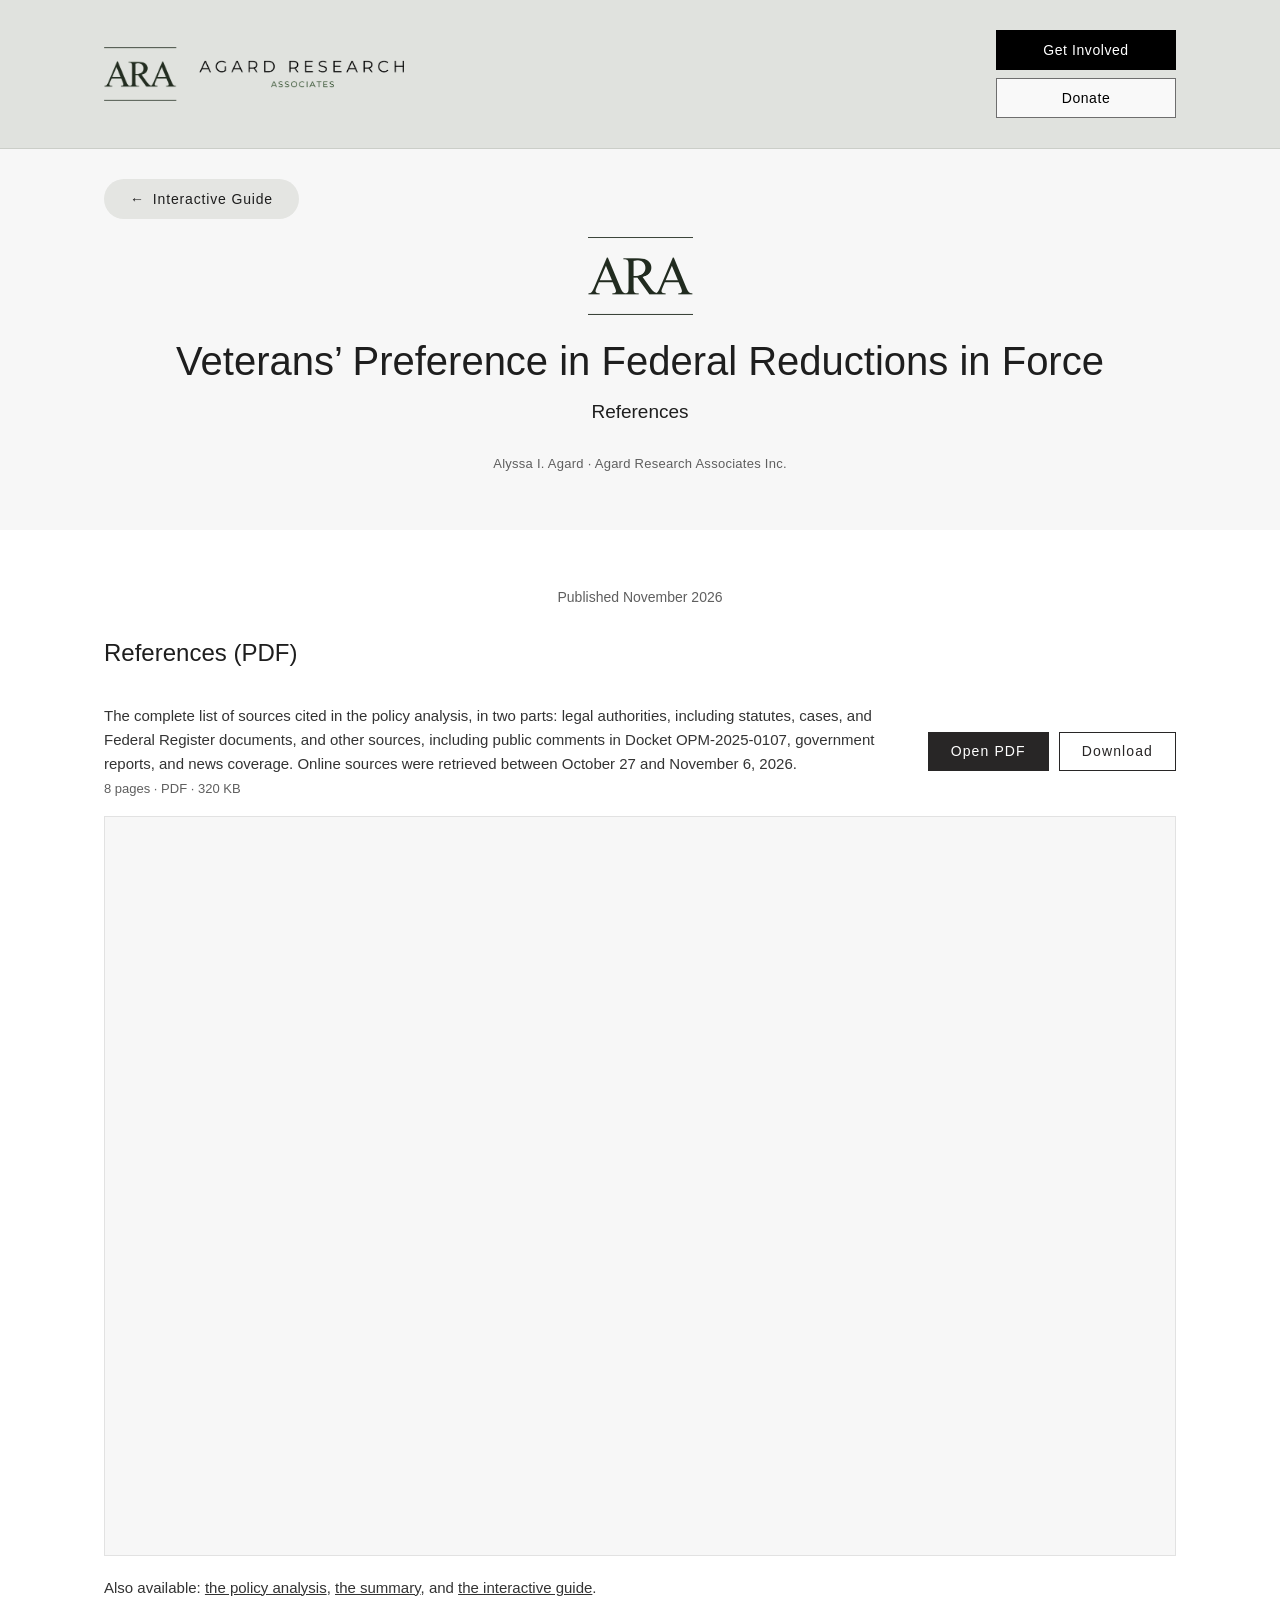
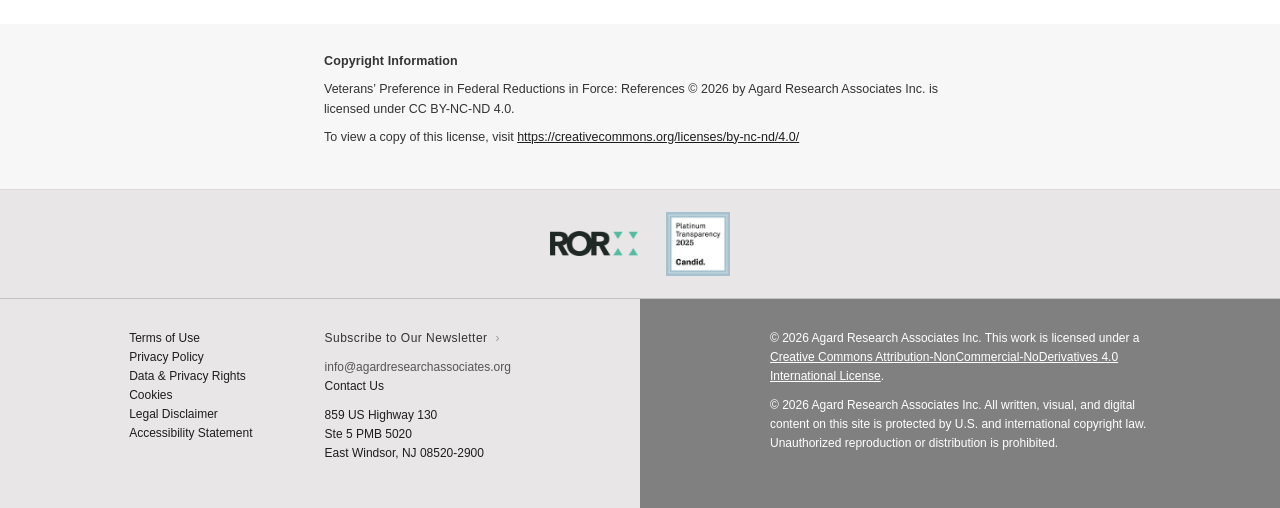
<file: veterans-preference-rif/references/index.html>
<!doctype html>
<html lang="en">
<head>
<!-- Google tag (gtag.js) -->
<script async src="https://www.googletagmanager.com/gtag/js?id=G-BL1WMZ2M59"></script>
<script>
  window.dataLayer = window.dataLayer || [];
  function gtag(){dataLayer.push(arguments);}
  gtag('js', new Date());
  gtag('config', 'G-BL1WMZ2M59');
</script>
<meta charset="utf-8">
<meta name="viewport" content="width=device-width, initial-scale=1">
<title>Veterans’ Preference in Federal Reductions in Force: References (PDF)</title>
<meta name="description" content="The complete reference list for the Agard Research Associates Inc. policy analysis Veterans’ Preference in Federal Reductions in Force.">
<meta name="keywords" content="veterans’ preference, veterans preference, reduction in force, RIF, federal layoffs, Office of Personnel Management, OPM, RIF rule, 91 Fed. Reg. 49178, 5 U.S.C. 3502, retention register, federal employees, veterans, disabled veterans, performance ratings, Agard Research Associates Inc.">
<meta name="author" content="Alyssa I. Agard">
<meta name="robots" content="index, follow, max-image-preview:large">
<link rel="canonical" href="https://library.agardresearchassociates.org/veterans-preference-rif/references/">
<link rel="alternate" type="application/pdf" href="/veterans-preference-rif/references/veterans-preference-rif-references-v1.0.pdf" title="References: Veterans’ Preference in Federal Reductions in Force (PDF)">
<meta property="og:type" content="article">
<meta property="og:site_name" content="Agard Research Associates Inc.">
<meta property="og:locale" content="en_US">
<meta property="og:url" content="https://library.agardresearchassociates.org/veterans-preference-rif/references/">
<meta property="og:title" content="Veterans’ Preference in Federal Reductions in Force: References (PDF)">
<meta property="og:description" content="The complete reference list for the Agard Research Associates Inc. policy analysis Veterans’ Preference in Federal Reductions in Force.">
<meta property="og:image" content="https://library.agardresearchassociates.org/assets/share/ara-default.png">
<meta property="og:image:secure_url" content="https://library.agardresearchassociates.org/assets/share/ara-default.png">
<meta property="og:image:type" content="image/png">
<meta property="og:image:width" content="1200">
<meta property="og:image:height" content="630">
<meta property="og:image:alt" content="Agard Research Associates logo on a dark green background">
<meta name="twitter:card" content="summary_large_image">
<meta name="twitter:title" content="Veterans’ Preference in Federal Reductions in Force: References (PDF)">
<meta name="twitter:description" content="The complete reference list for the Agard Research Associates Inc. policy analysis Veterans’ Preference in Federal Reductions in Force.">
<meta name="twitter:image" content="https://library.agardresearchassociates.org/assets/share/ara-default.png">
<meta name="twitter:image:alt" content="Agard Research Associates logo on a dark green background">
<link rel="icon" href="/favicon.ico" sizes="48x48">
<link rel="icon" href="/favicon.svg" type="image/svg+xml">
<link rel="icon" href="/assets/icons/favicon-96.png" type="image/png" sizes="96x96">
<link rel="apple-touch-icon" href="/apple-touch-icon.png">
<link rel="manifest" href="/site.webmanifest">
<meta name="theme-color" content="#E0E2DE">
<link rel="stylesheet" href="/assets/site.css">
<script type="application/ld+json">{
 "@context": "https://schema.org",
 "@type": "CreativeWork",
 "@id": "https://library.agardresearchassociates.org/veterans-preference-rif/references/#document",
 "name": "Veterans’ Preference in Federal Reductions in Force: References",
 "description": "The complete reference list for the Agard Research Associates Inc. policy analysis Veterans’ Preference in Federal Reductions in Force.",
 "url": "https://library.agardresearchassociates.org/veterans-preference-rif/references/",
 "inLanguage": "en-US",
 "datePublished": "2026-11",
 "encodingFormat": "application/pdf",
 "contentUrl": "https://library.agardresearchassociates.org/veterans-preference-rif/references/veterans-preference-rif-references-v1.0.pdf",
 "numberOfPages": 8,
 "author": {
  "@type": "Person",
  "name": "Alyssa I. Agard"
 },
 "publisher": {
  "@context": "https://schema.org",
  "@type": "Organization",
  "@id": "https://www.agardresearchassociates.org/#organization",
  "name": "Agard Research Associates Inc.",
  "alternateName": [
   "Agard Research Associates",
   "ARA"
  ],
  "url": "https://www.agardresearchassociates.org/",
  "logo": "https://library.agardresearchassociates.org/assets/icons/favicon-512.png",
  "email": "info@agardresearchassociates.org",
  "address": {
   "@type": "PostalAddress",
   "streetAddress": "859 US Highway 130, Ste 5 PMB 5020",
   "addressLocality": "East Windsor",
   "addressRegion": "NJ",
   "postalCode": "08520-2900",
   "addressCountry": "US"
  },
  "sameAs": [
   "https://www.agardresearchassociates.org/",
   "https://ror.org/027b2ns06",
   "https://app.candid.org/profile/16414398/agard-research-associates-inc-33-3784865"
  ]
 },
 "isAccessibleForFree": true,
 "license": "https://creativecommons.org/licenses/by-nc-nd/4.0/",
 "keywords": "veterans’ preference, veterans preference, reduction in force, RIF, federal layoffs, Office of Personnel Management, OPM, RIF rule, 91 Fed. Reg. 49178, 5 U.S.C. 3502, retention register, federal employees, veterans, disabled veterans, performance ratings, Agard Research Associates Inc.",
 "image": "https://library.agardresearchassociates.org/assets/share/ara-default.png",
 "isPartOf": {
  "@type": "WebSite",
  "@id": "https://library.agardresearchassociates.org/#website",
  "name": "Agard Research Associates",
  "url": "https://library.agardresearchassociates.org/"
 },
 "isBasedOn": {
  "@type": "Report",
  "name": "Veterans’ Preference in Federal Reductions in Force",
  "url": "https://library.agardresearchassociates.org/veterans-preference-rif/report/"
 }
}</script>
<script type="application/ld+json">{
 "@context": "https://schema.org",
 "@type": "BreadcrumbList",
 "itemListElement": [
  {
   "@type": "ListItem",
   "position": 1,
   "name": "Library",
   "item": "https://library.agardresearchassociates.org/"
  },
  {
   "@type": "ListItem",
   "position": 2,
   "name": "Veterans’ Preference in Federal Reductions in Force",
   "item": "https://library.agardresearchassociates.org/veterans-preference-rif/"
  },
  {
   "@type": "ListItem",
   "position": 3,
   "name": "References",
   "item": "https://library.agardresearchassociates.org/veterans-preference-rif/references/"
  }
 ]
}</script>
</head>
<body>
<a class="skip" href="#main">Skip to main content</a>
<header class="site-header">
  <div class="wrap header-inner">
    <a class="brand" href="https://www.agardresearchassociates.org/" target="_blank" rel="noopener"><img src="/assets/img/ara-lockup.png" width="260" height="46" alt="Agard Research Associates"><span class="sr-only"> (opens in a new window)</span></a>
    <nav class="header-actions" aria-label="Get involved and donate">
      <a class="btn btn-black" href="https://www.agardresearchassociates.org/get-involved" target="_blank" rel="noopener">Get Involved<span class="sr-only"> (opens in a new window)</span></a>
      <a class="btn btn-donate" href="https://www.agardresearchassociates.org/support-us" target="_blank" rel="noopener">Donate<span class="sr-only"> (opens in a new window)</span></a>
    </nav>
  </div>
</header>
<main id="main">
  <section class="hero">
    <div class="wrap">
      <a class="back" href="/veterans-preference-rif/"><span aria-hidden="true">&larr;</span> Interactive Guide</a>
    </div>
    <div class="wrap hero-inner">
      <img class="mark" src="/assets/img/ara-mark.png" width="105" height="78" alt="">
      <h1>Veterans’ Preference in Federal Reductions in Force</h1>
      <p class="hero-sub">References</p>
      <p class="byline">Alyssa I. Agard · Agard Research Associates Inc.</p>
    </div>
  </section>

  <section class="materials" aria-labelledby="materials-h">
    <div class="wrap">
      <p class="dateline">Published November 2026</p>
      <h2 id="materials-h">References (PDF)</h2>
      <div class="doc-bar">
        <p class="doc-desc">The complete list of sources cited in the policy analysis, in two parts: legal authorities, including statutes, cases, and Federal Register documents, and other sources, including public comments in Docket OPM-2025-0107, government reports, and news coverage. Online sources were retrieved between October 27 and November 6, 2026. <span class="file-meta">8 pages · PDF · 320 KB</span></p>
        <p class="doc-actions">
          <a class="btn btn-view btn-sm" href="/veterans-preference-rif/references/veterans-preference-rif-references-v1.0.pdf" target="_blank" rel="noopener">Open PDF<span class="sr-only"> (opens in a new window)</span></a>
          <a class="btn btn-outline btn-sm" href="/veterans-preference-rif/references/veterans-preference-rif-references-v1.0.pdf" download>Download</a>
        </p>
      </div>
      <div class="frame">
        <iframe src="/veterans-preference-rif/references/veterans-preference-rif-references-v1.0.pdf#view=FitH" title="References: Veterans’ Preference in Federal Reductions in Force (PDF)"></iframe>
      </div>
      <a class="phone-cover" href="/veterans-preference-rif/references/veterans-preference-rif-references-v1.0.pdf" target="_blank" rel="noopener"><img src="/assets/img/cover-veterans-preference-rif-references.png" width="560" height="725" alt="First page of the references"><span>Tap to open the PDF</span><span class="sr-only"> (opens in a new window)</span></a>
      <p class="doc-desc" style="margin-top:20px">Also available: <a href="/veterans-preference-rif/report/">the policy analysis</a>, <a href="/veterans-preference-rif/summary/">the summary</a>, and
      <a href="/veterans-preference-rif/">the interactive guide</a>.</p>
    </div>
  </section>

  <section class="copyright" aria-labelledby="copyright-h">
    <div class="narrow">
      <h2 id="copyright-h">Copyright Information</h2>
      <p>Veterans’ Preference in Federal Reductions in Force: References &copy; 2026 by Agard Research Associates Inc. is licensed under CC BY-NC-ND 4.0.</p>
      <p>To view a copy of this license, visit <a href="https://creativecommons.org/licenses/by-nc-nd/4.0/" target="_blank" rel="noopener">https://creativecommons.org/licenses/by-nc-nd/4.0/<span class="sr-only"> (opens in a new window)</span></a></p>
    </div>
  </section>
</main>
<footer class="site-footer">
  <div class="footer-badges">
    <div class="wrap badges-inner">
      <a class="badge badge-ror" href="https://ror.org/027b2ns06" target="_blank" rel="noopener"><img src="/assets/img/ror-logo.png" width="88" height="25" alt="ROR, Research Organization Registry: Agard Research Associates Inc."><span class="sr-only"> (opens in a new window)</span></a>
      <a class="badge badge-candid" href="https://app.candid.org/profile/16414398/agard-research-associates-inc-33-3784865" target="_blank" rel="noopener"><img src="/assets/img/candid-seal.png" width="64" height="64" alt="Candid Platinum Transparency seal: Agard Research Associates Inc. profile on Candid"><span class="sr-only"> (opens in a new window)</span></a>
    </div>
  </div>
  <div class="footer-main">
    <div class="footer-light">
      <ul class="footer-links">
        <li><a href="https://www.agardresearchassociates.org/terms-of-use" target="_blank" rel="noopener">Terms of Use<span class="sr-only"> (opens in a new window)</span></a></li><li><a href="https://www.agardresearchassociates.org/privacy-policy" target="_blank" rel="noopener">Privacy Policy<span class="sr-only"> (opens in a new window)</span></a></li><li><a href="https://www.agardresearchassociates.org/data-and-privacy-rights" target="_blank" rel="noopener">Data &amp; Privacy Rights<span class="sr-only"> (opens in a new window)</span></a></li><li><a href="https://www.agardresearchassociates.org/cookie-policy" target="_blank" rel="noopener">Cookies<span class="sr-only"> (opens in a new window)</span></a></li><li><a href="https://www.agardresearchassociates.org/legal-disclaimer" target="_blank" rel="noopener">Legal Disclaimer<span class="sr-only"> (opens in a new window)</span></a></li><li><a href="https://www.agardresearchassociates.org/accessibility-statement" target="_blank" rel="noopener">Accessibility Statement<span class="sr-only"> (opens in a new window)</span></a></li>
      </ul>
      <div class="footer-contact">
        <p class="newsletter"><a href="https://www.agardresearchassociates.org/#vita-publica" target="_blank" rel="noopener">Subscribe to Our Newsletter <span aria-hidden="true" class="chev">&rsaquo;</span><span class="sr-only"> (opens in a new window)</span></a></p>
        <p><a class="muted" href="mailto:info@agardresearchassociates.org">info@agardresearchassociates.org</a><br><a href="https://www.agardresearchassociates.org/contact-us" target="_blank" rel="noopener">Contact Us<span class="sr-only"> (opens in a new window)</span></a></p>
        <p class="address">859 US Highway 130<br>Ste 5 PMB 5020<br>East Windsor, NJ 08520-2900</p>
      </div>
    </div>
    <div class="footer-dark">
      <div class="footer-dark-inner">
      <p>&copy; 2026 Agard Research Associates Inc. This work is licensed under a <a href="https://creativecommons.org/licenses/by-nc-nd/4.0/" target="_blank" rel="noopener">Creative Commons Attribution-NonCommercial-NoDerivatives 4.0 International License<span class="sr-only"> (opens in a new window)</span></a>.</p>
      <p>&copy; 2026 Agard Research Associates Inc. All written, visual, and digital content on this site is protected by U.S. and international copyright law. Unauthorized reproduction or distribution is prohibited.</p>
      </div>
    </div>
  </div>
</footer>
</body>
</html>
</file>
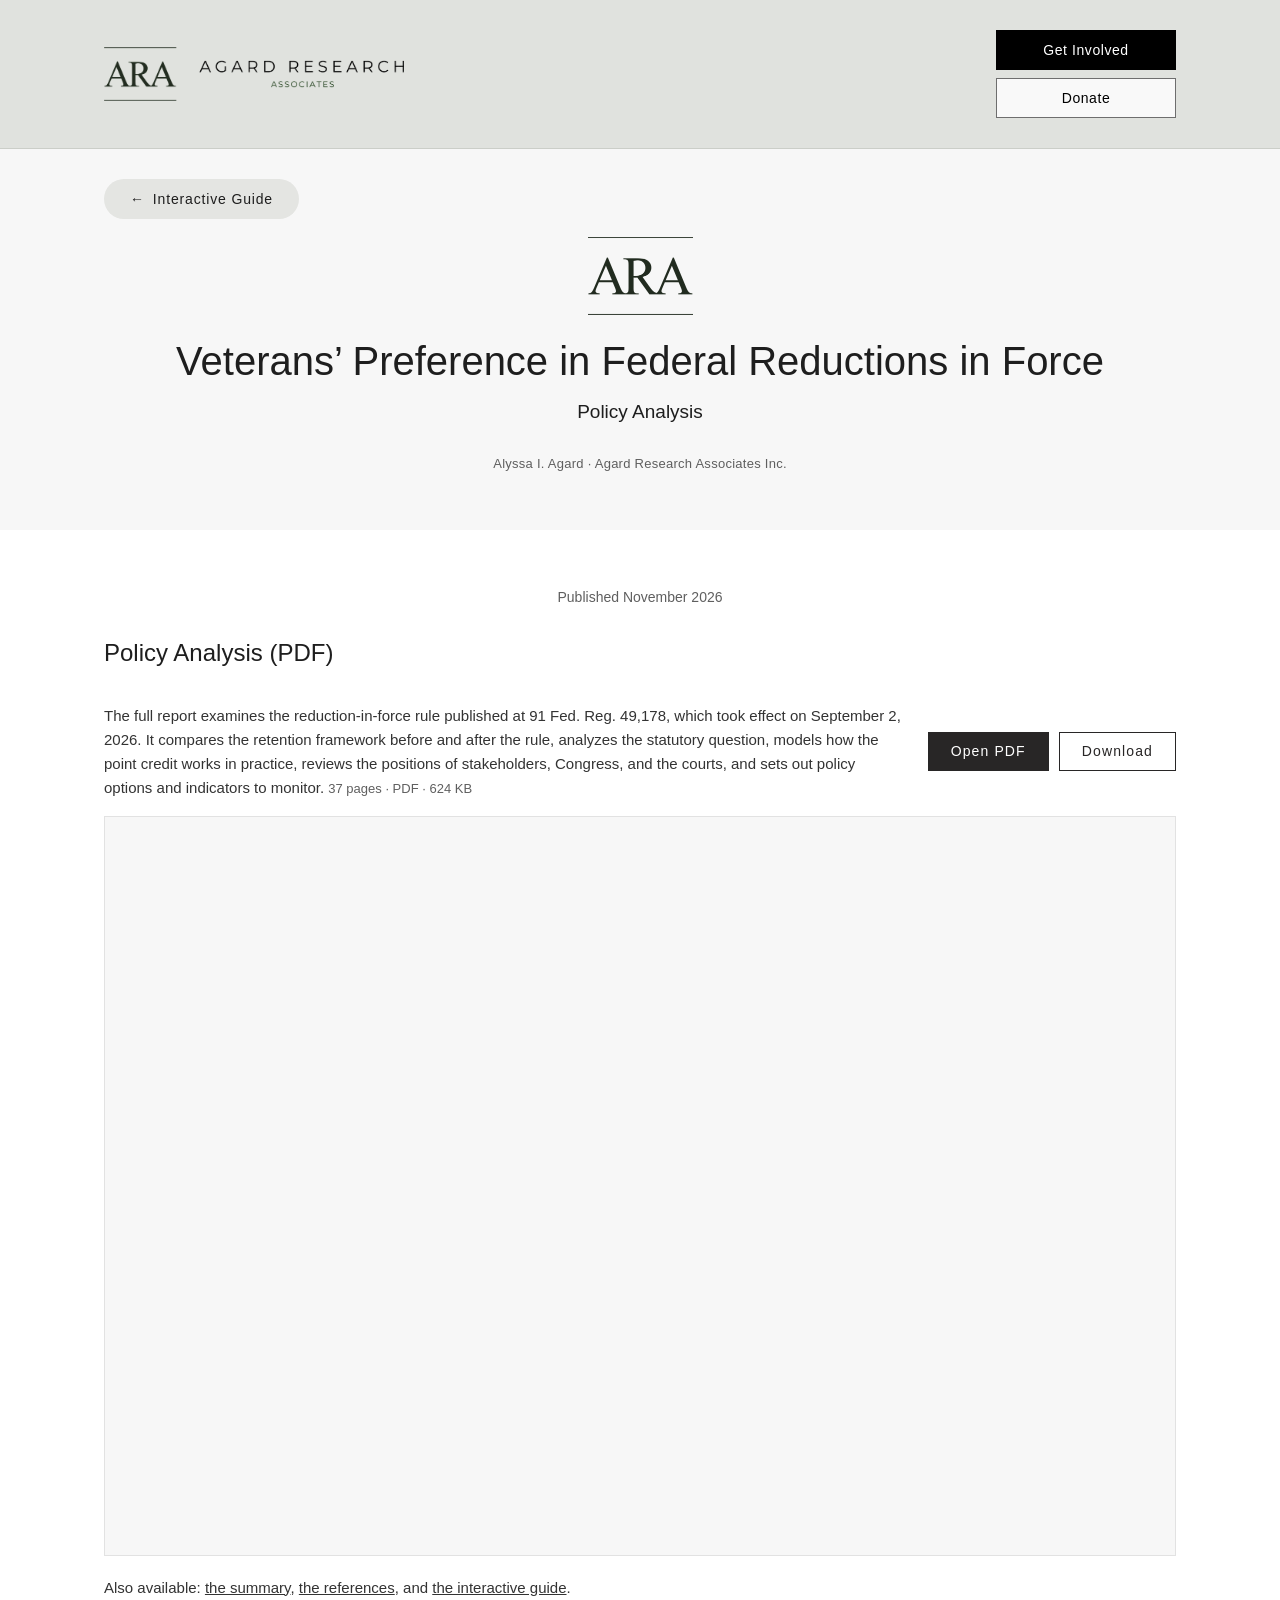
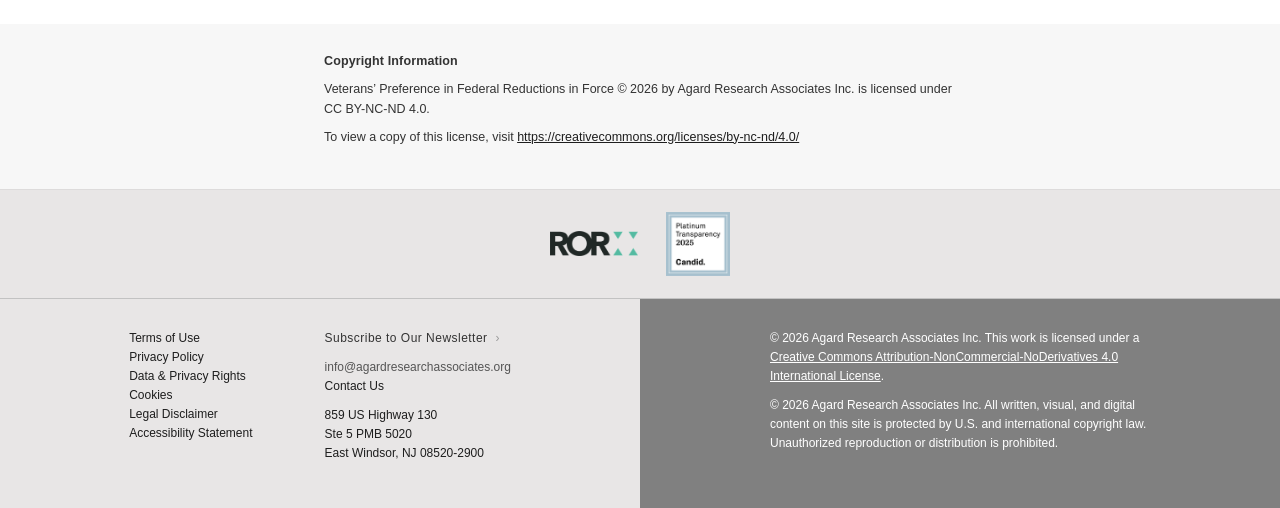
<file: veterans-preference-rif/report/index.html>
<!doctype html>
<html lang="en">
<head>
<!-- Google tag (gtag.js) -->
<script async src="https://www.googletagmanager.com/gtag/js?id=G-BL1WMZ2M59"></script>
<script>
  window.dataLayer = window.dataLayer || [];
  function gtag(){dataLayer.push(arguments);}
  gtag('js', new Date());
  gtag('config', 'G-BL1WMZ2M59');
</script>
<meta charset="utf-8">
<meta name="viewport" content="width=device-width, initial-scale=1">
<title>Veterans’ Preference in Federal Reductions in Force: Policy Analysis (PDF)</title>
<meta name="description" content="The full policy analysis from Agard Research Associates Inc. on how OPM’s 2026 reduction-in-force rule changes veterans’ preference in federal layoffs.">
<meta name="keywords" content="veterans’ preference, veterans preference, reduction in force, RIF, federal layoffs, Office of Personnel Management, OPM, RIF rule, 91 Fed. Reg. 49178, 5 U.S.C. 3502, retention register, federal employees, veterans, disabled veterans, performance ratings, Agard Research Associates Inc.">
<meta name="author" content="Alyssa I. Agard">
<meta name="robots" content="index, follow, max-image-preview:large">
<link rel="canonical" href="https://library.agardresearchassociates.org/veterans-preference-rif/report/">
<link rel="alternate" type="application/pdf" href="/veterans-preference-rif/report/veterans-preference-rif-policy-analysis-v1.0.pdf" title="Veterans’ Preference in Federal Reductions in Force (PDF)">
<meta property="og:type" content="article">
<meta property="og:site_name" content="Agard Research Associates Inc.">
<meta property="og:locale" content="en_US">
<meta property="og:url" content="https://library.agardresearchassociates.org/veterans-preference-rif/report/">
<meta property="og:title" content="Veterans’ Preference in Federal Reductions in Force: Policy Analysis (PDF)">
<meta property="og:description" content="The full policy analysis from Agard Research Associates Inc. on how OPM’s 2026 reduction-in-force rule changes veterans’ preference in federal layoffs.">
<meta property="og:image" content="https://library.agardresearchassociates.org/assets/share/ara-default.png">
<meta property="og:image:secure_url" content="https://library.agardresearchassociates.org/assets/share/ara-default.png">
<meta property="og:image:type" content="image/png">
<meta property="og:image:width" content="1200">
<meta property="og:image:height" content="630">
<meta property="og:image:alt" content="Agard Research Associates logo on a dark green background">
<meta name="twitter:card" content="summary_large_image">
<meta name="twitter:title" content="Veterans’ Preference in Federal Reductions in Force: Policy Analysis (PDF)">
<meta name="twitter:description" content="The full policy analysis from Agard Research Associates Inc. on how OPM’s 2026 reduction-in-force rule changes veterans’ preference in federal layoffs.">
<meta name="twitter:image" content="https://library.agardresearchassociates.org/assets/share/ara-default.png">
<meta name="twitter:image:alt" content="Agard Research Associates logo on a dark green background">
<link rel="icon" href="/favicon.ico" sizes="48x48">
<link rel="icon" href="/favicon.svg" type="image/svg+xml">
<link rel="icon" href="/assets/icons/favicon-96.png" type="image/png" sizes="96x96">
<link rel="apple-touch-icon" href="/apple-touch-icon.png">
<link rel="manifest" href="/site.webmanifest">
<meta name="theme-color" content="#E0E2DE">
<link rel="stylesheet" href="/assets/site.css">
<script type="application/ld+json">{
 "@context": "https://schema.org",
 "@type": "Report",
 "@id": "https://library.agardresearchassociates.org/veterans-preference-rif/report/#document",
 "name": "Veterans’ Preference in Federal Reductions in Force",
 "description": "The full policy analysis from Agard Research Associates Inc. on how OPM’s 2026 reduction-in-force rule changes veterans’ preference in federal layoffs.",
 "url": "https://library.agardresearchassociates.org/veterans-preference-rif/report/",
 "inLanguage": "en-US",
 "datePublished": "2026-11",
 "encodingFormat": "application/pdf",
 "contentUrl": "https://library.agardresearchassociates.org/veterans-preference-rif/report/veterans-preference-rif-policy-analysis-v1.0.pdf",
 "numberOfPages": 37,
 "author": {
  "@type": "Person",
  "name": "Alyssa I. Agard"
 },
 "publisher": {
  "@context": "https://schema.org",
  "@type": "Organization",
  "@id": "https://www.agardresearchassociates.org/#organization",
  "name": "Agard Research Associates Inc.",
  "alternateName": [
   "Agard Research Associates",
   "ARA"
  ],
  "url": "https://www.agardresearchassociates.org/",
  "logo": "https://library.agardresearchassociates.org/assets/icons/favicon-512.png",
  "email": "info@agardresearchassociates.org",
  "address": {
   "@type": "PostalAddress",
   "streetAddress": "859 US Highway 130, Ste 5 PMB 5020",
   "addressLocality": "East Windsor",
   "addressRegion": "NJ",
   "postalCode": "08520-2900",
   "addressCountry": "US"
  },
  "sameAs": [
   "https://www.agardresearchassociates.org/",
   "https://ror.org/027b2ns06",
   "https://app.candid.org/profile/16414398/agard-research-associates-inc-33-3784865"
  ]
 },
 "isAccessibleForFree": true,
 "license": "https://creativecommons.org/licenses/by-nc-nd/4.0/",
 "keywords": "veterans’ preference, veterans preference, reduction in force, RIF, federal layoffs, Office of Personnel Management, OPM, RIF rule, 91 Fed. Reg. 49178, 5 U.S.C. 3502, retention register, federal employees, veterans, disabled veterans, performance ratings, Agard Research Associates Inc.",
 "image": "https://library.agardresearchassociates.org/assets/share/ara-default.png",
 "isPartOf": {
  "@type": "WebSite",
  "@id": "https://library.agardresearchassociates.org/#website",
  "name": "Agard Research Associates",
  "url": "https://library.agardresearchassociates.org/"
 },
 "alternativeHeadline": "An analysis of the reduction-in-force rule at 91 Fed. Reg. 49,178 (2026), drawing on the statute and its history, the rulemaking record, and federal workforce data"
}</script>
<script type="application/ld+json">{
 "@context": "https://schema.org",
 "@type": "BreadcrumbList",
 "itemListElement": [
  {
   "@type": "ListItem",
   "position": 1,
   "name": "Library",
   "item": "https://library.agardresearchassociates.org/"
  },
  {
   "@type": "ListItem",
   "position": 2,
   "name": "Veterans’ Preference in Federal Reductions in Force",
   "item": "https://library.agardresearchassociates.org/veterans-preference-rif/"
  },
  {
   "@type": "ListItem",
   "position": 3,
   "name": "Policy Analysis",
   "item": "https://library.agardresearchassociates.org/veterans-preference-rif/report/"
  }
 ]
}</script>
</head>
<body>
<a class="skip" href="#main">Skip to main content</a>
<header class="site-header">
  <div class="wrap header-inner">
    <a class="brand" href="https://www.agardresearchassociates.org/" target="_blank" rel="noopener"><img src="/assets/img/ara-lockup.png" width="260" height="46" alt="Agard Research Associates"><span class="sr-only"> (opens in a new window)</span></a>
    <nav class="header-actions" aria-label="Get involved and donate">
      <a class="btn btn-black" href="https://www.agardresearchassociates.org/get-involved" target="_blank" rel="noopener">Get Involved<span class="sr-only"> (opens in a new window)</span></a>
      <a class="btn btn-donate" href="https://www.agardresearchassociates.org/support-us" target="_blank" rel="noopener">Donate<span class="sr-only"> (opens in a new window)</span></a>
    </nav>
  </div>
</header>
<main id="main">
  <section class="hero">
    <div class="wrap">
      <a class="back" href="/veterans-preference-rif/"><span aria-hidden="true">&larr;</span> Interactive Guide</a>
    </div>
    <div class="wrap hero-inner">
      <img class="mark" src="/assets/img/ara-mark.png" width="105" height="78" alt="">
      <h1>Veterans’ Preference in Federal Reductions in Force</h1>
      <p class="hero-sub">Policy Analysis</p>
      <p class="byline">Alyssa I. Agard · Agard Research Associates Inc.</p>
    </div>
  </section>

  <section class="materials" aria-labelledby="materials-h">
    <div class="wrap">
      <p class="dateline">Published November 2026</p>
      <h2 id="materials-h">Policy Analysis (PDF)</h2>
      <div class="doc-bar">
        <p class="doc-desc">The full report examines the reduction-in-force rule published at 91 Fed. Reg. 49,178, which took effect on September 2, 2026. It compares the retention framework before and after the rule, analyzes the statutory question, models how the point credit works in practice, reviews the positions of stakeholders, Congress, and the courts, and sets out policy options and indicators to monitor. <span class="file-meta">37 pages · PDF · 624 KB</span></p>
        <p class="doc-actions">
          <a class="btn btn-view btn-sm" href="/veterans-preference-rif/report/veterans-preference-rif-policy-analysis-v1.0.pdf" target="_blank" rel="noopener">Open PDF<span class="sr-only"> (opens in a new window)</span></a>
          <a class="btn btn-outline btn-sm" href="/veterans-preference-rif/report/veterans-preference-rif-policy-analysis-v1.0.pdf" download>Download</a>
        </p>
      </div>
      <div class="frame">
        <iframe src="/veterans-preference-rif/report/veterans-preference-rif-policy-analysis-v1.0.pdf#view=FitH" title="Veterans’ Preference in Federal Reductions in Force (PDF)"></iframe>
      </div>
      <a class="phone-cover" href="/veterans-preference-rif/report/veterans-preference-rif-policy-analysis-v1.0.pdf" target="_blank" rel="noopener"><img src="/assets/img/cover-veterans-preference-rif-report.png" width="560" height="725" alt="First page of the policy analysis"><span>Tap to open the PDF</span><span class="sr-only"> (opens in a new window)</span></a>
      <p class="doc-desc" style="margin-top:20px">Also available: <a href="/veterans-preference-rif/summary/">the summary</a>, <a href="/veterans-preference-rif/references/">the references</a>, and
      <a href="/veterans-preference-rif/">the interactive guide</a>.</p>
    </div>
  </section>

  <section class="copyright" aria-labelledby="copyright-h">
    <div class="narrow">
      <h2 id="copyright-h">Copyright Information</h2>
      <p>Veterans’ Preference in Federal Reductions in Force &copy; 2026 by Agard Research Associates Inc. is licensed under CC BY-NC-ND 4.0.</p>
      <p>To view a copy of this license, visit <a href="https://creativecommons.org/licenses/by-nc-nd/4.0/" target="_blank" rel="noopener">https://creativecommons.org/licenses/by-nc-nd/4.0/<span class="sr-only"> (opens in a new window)</span></a></p>
    </div>
  </section>
</main>
<footer class="site-footer">
  <div class="footer-badges">
    <div class="wrap badges-inner">
      <a class="badge badge-ror" href="https://ror.org/027b2ns06" target="_blank" rel="noopener"><img src="/assets/img/ror-logo.png" width="88" height="25" alt="ROR, Research Organization Registry: Agard Research Associates Inc."><span class="sr-only"> (opens in a new window)</span></a>
      <a class="badge badge-candid" href="https://app.candid.org/profile/16414398/agard-research-associates-inc-33-3784865" target="_blank" rel="noopener"><img src="/assets/img/candid-seal.png" width="64" height="64" alt="Candid Platinum Transparency seal: Agard Research Associates Inc. profile on Candid"><span class="sr-only"> (opens in a new window)</span></a>
    </div>
  </div>
  <div class="footer-main">
    <div class="footer-light">
      <ul class="footer-links">
        <li><a href="https://www.agardresearchassociates.org/terms-of-use" target="_blank" rel="noopener">Terms of Use<span class="sr-only"> (opens in a new window)</span></a></li><li><a href="https://www.agardresearchassociates.org/privacy-policy" target="_blank" rel="noopener">Privacy Policy<span class="sr-only"> (opens in a new window)</span></a></li><li><a href="https://www.agardresearchassociates.org/data-and-privacy-rights" target="_blank" rel="noopener">Data &amp; Privacy Rights<span class="sr-only"> (opens in a new window)</span></a></li><li><a href="https://www.agardresearchassociates.org/cookie-policy" target="_blank" rel="noopener">Cookies<span class="sr-only"> (opens in a new window)</span></a></li><li><a href="https://www.agardresearchassociates.org/legal-disclaimer" target="_blank" rel="noopener">Legal Disclaimer<span class="sr-only"> (opens in a new window)</span></a></li><li><a href="https://www.agardresearchassociates.org/accessibility-statement" target="_blank" rel="noopener">Accessibility Statement<span class="sr-only"> (opens in a new window)</span></a></li>
      </ul>
      <div class="footer-contact">
        <p class="newsletter"><a href="https://www.agardresearchassociates.org/#vita-publica" target="_blank" rel="noopener">Subscribe to Our Newsletter <span aria-hidden="true" class="chev">&rsaquo;</span><span class="sr-only"> (opens in a new window)</span></a></p>
        <p><a class="muted" href="mailto:info@agardresearchassociates.org">info@agardresearchassociates.org</a><br><a href="https://www.agardresearchassociates.org/contact-us" target="_blank" rel="noopener">Contact Us<span class="sr-only"> (opens in a new window)</span></a></p>
        <p class="address">859 US Highway 130<br>Ste 5 PMB 5020<br>East Windsor, NJ 08520-2900</p>
      </div>
    </div>
    <div class="footer-dark">
      <div class="footer-dark-inner">
      <p>&copy; 2026 Agard Research Associates Inc. This work is licensed under a <a href="https://creativecommons.org/licenses/by-nc-nd/4.0/" target="_blank" rel="noopener">Creative Commons Attribution-NonCommercial-NoDerivatives 4.0 International License<span class="sr-only"> (opens in a new window)</span></a>.</p>
      <p>&copy; 2026 Agard Research Associates Inc. All written, visual, and digital content on this site is protected by U.S. and international copyright law. Unauthorized reproduction or distribution is prohibited.</p>
      </div>
    </div>
  </div>
</footer>
</body>
</html>
</file>
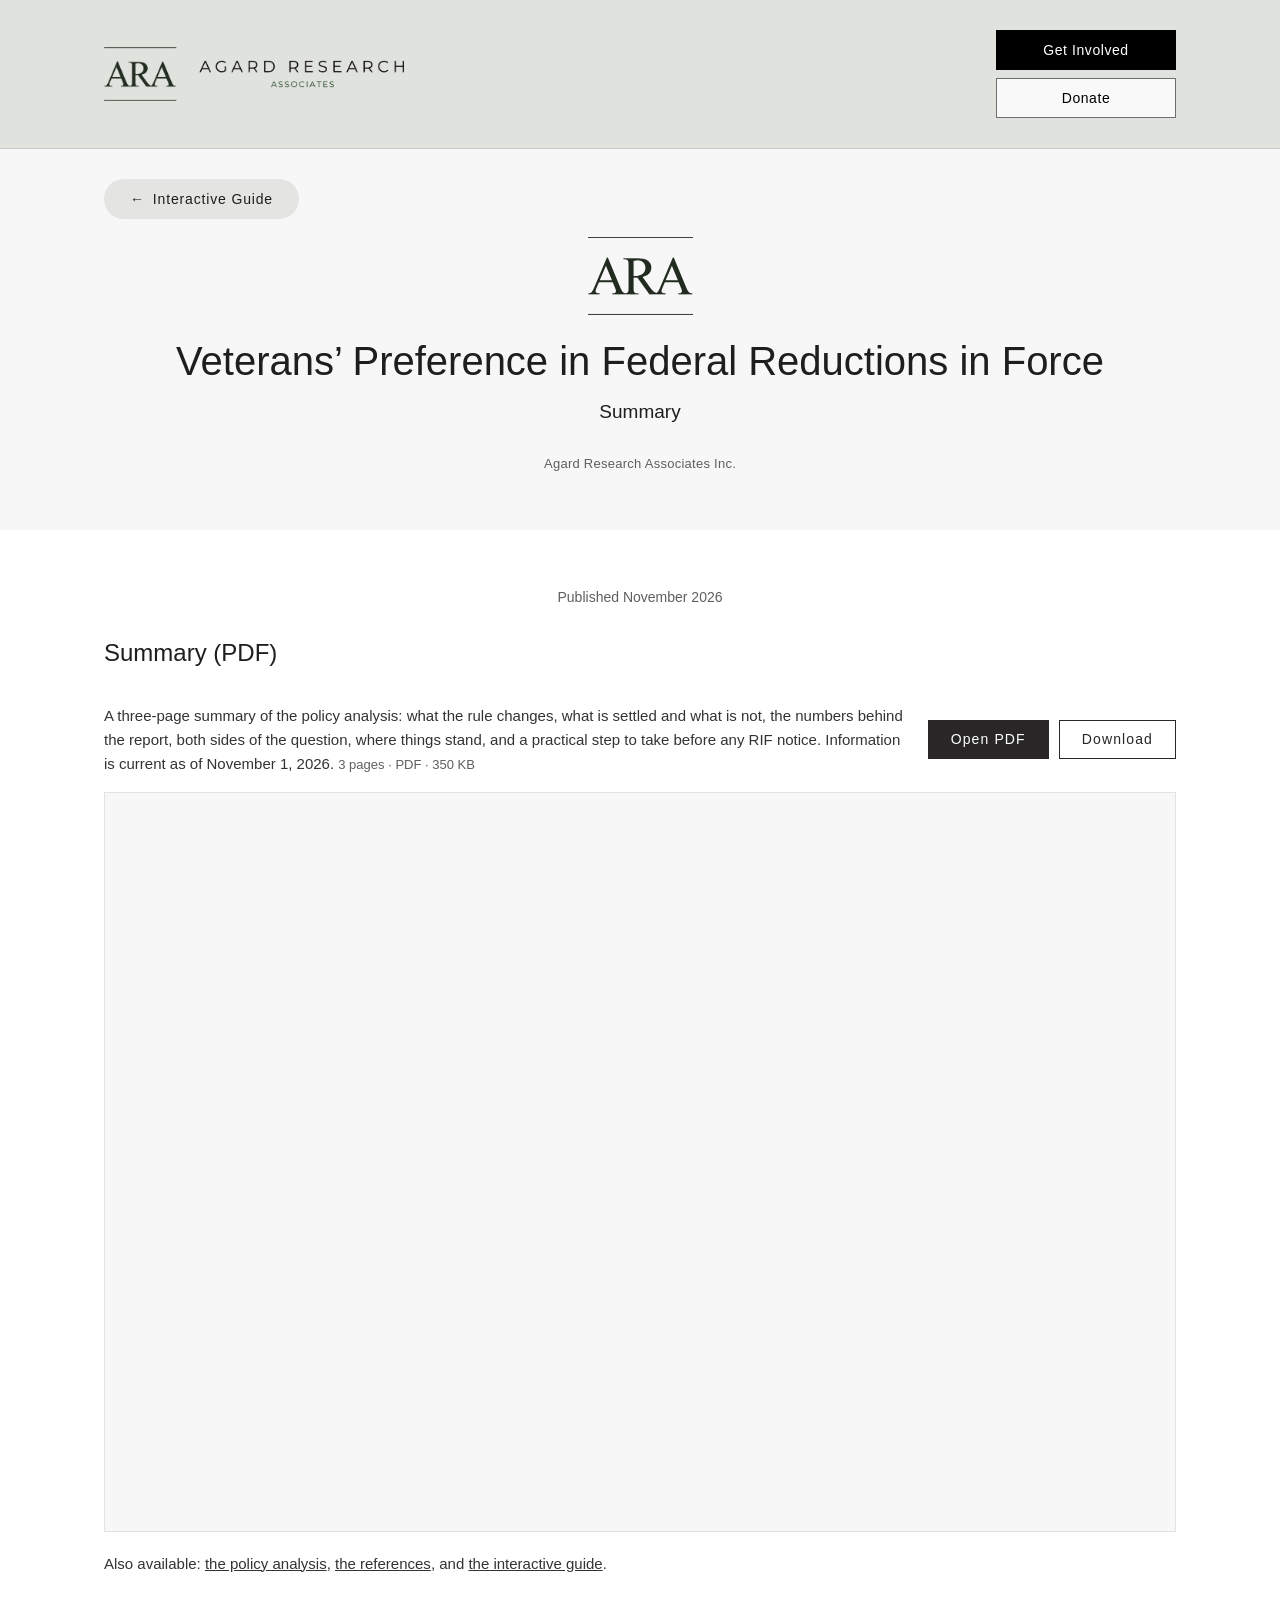
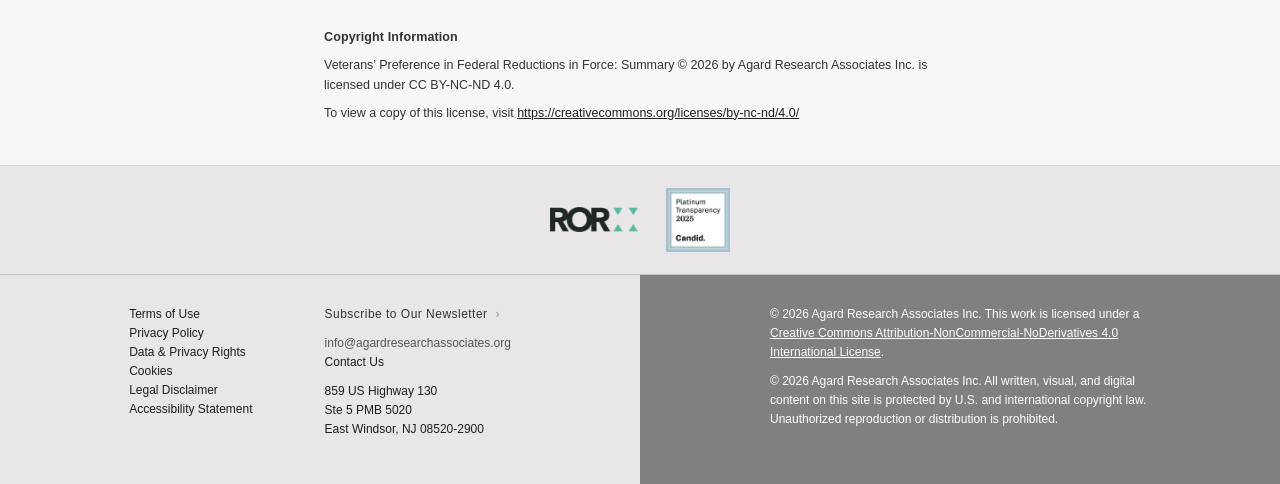
<file: veterans-preference-rif/summary/index.html>
<!doctype html>
<html lang="en">
<head>
<!-- Google tag (gtag.js) -->
<script async src="https://www.googletagmanager.com/gtag/js?id=G-BL1WMZ2M59"></script>
<script>
  window.dataLayer = window.dataLayer || [];
  function gtag(){dataLayer.push(arguments);}
  gtag('js', new Date());
  gtag('config', 'G-BL1WMZ2M59');
</script>
<meta charset="utf-8">
<meta name="viewport" content="width=device-width, initial-scale=1">
<title>Veterans’ Preference in Federal Reductions in Force: Summary (PDF)</title>
<meta name="description" content="A short summary from Agard Research Associates Inc. of how OPM’s 2026 reduction-in-force rule changes veterans’ preference in federal layoffs.">
<meta name="keywords" content="veterans’ preference, veterans preference, reduction in force, RIF, federal layoffs, Office of Personnel Management, OPM, RIF rule, 91 Fed. Reg. 49178, 5 U.S.C. 3502, retention register, federal employees, veterans, disabled veterans, performance ratings, Agard Research Associates Inc.">
<meta name="author" content="Agard Research Associates Inc.">
<meta name="robots" content="index, follow, max-image-preview:large">
<link rel="canonical" href="https://library.agardresearchassociates.org/veterans-preference-rif/summary/">
<link rel="alternate" type="application/pdf" href="/veterans-preference-rif/summary/veterans-preference-rif-summary-en.pdf" title="Summary: Veterans’ Preference in Federal Reductions in Force (PDF)">
<meta property="og:type" content="article">
<meta property="og:site_name" content="Agard Research Associates Inc.">
<meta property="og:locale" content="en_US">
<meta property="og:url" content="https://library.agardresearchassociates.org/veterans-preference-rif/summary/">
<meta property="og:title" content="Veterans’ Preference in Federal Reductions in Force: Summary (PDF)">
<meta property="og:description" content="A short summary from Agard Research Associates Inc. of how OPM’s 2026 reduction-in-force rule changes veterans’ preference in federal layoffs.">
<meta property="og:image" content="https://library.agardresearchassociates.org/assets/share/ara-default.png">
<meta property="og:image:secure_url" content="https://library.agardresearchassociates.org/assets/share/ara-default.png">
<meta property="og:image:type" content="image/png">
<meta property="og:image:width" content="1200">
<meta property="og:image:height" content="630">
<meta property="og:image:alt" content="Agard Research Associates logo on a dark green background">
<meta name="twitter:card" content="summary_large_image">
<meta name="twitter:title" content="Veterans’ Preference in Federal Reductions in Force: Summary (PDF)">
<meta name="twitter:description" content="A short summary from Agard Research Associates Inc. of how OPM’s 2026 reduction-in-force rule changes veterans’ preference in federal layoffs.">
<meta name="twitter:image" content="https://library.agardresearchassociates.org/assets/share/ara-default.png">
<meta name="twitter:image:alt" content="Agard Research Associates logo on a dark green background">
<link rel="icon" href="/favicon.ico" sizes="48x48">
<link rel="icon" href="/favicon.svg" type="image/svg+xml">
<link rel="icon" href="/assets/icons/favicon-96.png" type="image/png" sizes="96x96">
<link rel="apple-touch-icon" href="/apple-touch-icon.png">
<link rel="manifest" href="/site.webmanifest">
<meta name="theme-color" content="#E0E2DE">
<link rel="stylesheet" href="/assets/site.css">
<script type="application/ld+json">{
 "@context": "https://schema.org",
 "@type": "CreativeWork",
 "@id": "https://library.agardresearchassociates.org/veterans-preference-rif/summary/#document",
 "name": "Veterans’ Preference in Federal Reductions in Force: Summary",
 "description": "A short summary from Agard Research Associates Inc. of how OPM’s 2026 reduction-in-force rule changes veterans’ preference in federal layoffs.",
 "url": "https://library.agardresearchassociates.org/veterans-preference-rif/summary/",
 "inLanguage": "en-US",
 "datePublished": "2026-11",
 "encodingFormat": "application/pdf",
 "contentUrl": "https://library.agardresearchassociates.org/veterans-preference-rif/summary/veterans-preference-rif-summary-en.pdf",
 "numberOfPages": 3,
 "author": {
  "@id": "https://www.agardresearchassociates.org/#organization"
 },
 "publisher": {
  "@context": "https://schema.org",
  "@type": "Organization",
  "@id": "https://www.agardresearchassociates.org/#organization",
  "name": "Agard Research Associates Inc.",
  "alternateName": [
   "Agard Research Associates",
   "ARA"
  ],
  "url": "https://www.agardresearchassociates.org/",
  "logo": "https://library.agardresearchassociates.org/assets/icons/favicon-512.png",
  "email": "info@agardresearchassociates.org",
  "address": {
   "@type": "PostalAddress",
   "streetAddress": "859 US Highway 130, Ste 5 PMB 5020",
   "addressLocality": "East Windsor",
   "addressRegion": "NJ",
   "postalCode": "08520-2900",
   "addressCountry": "US"
  },
  "sameAs": [
   "https://www.agardresearchassociates.org/",
   "https://ror.org/027b2ns06",
   "https://app.candid.org/profile/16414398/agard-research-associates-inc-33-3784865"
  ]
 },
 "isAccessibleForFree": true,
 "license": "https://creativecommons.org/licenses/by-nc-nd/4.0/",
 "keywords": "veterans’ preference, veterans preference, reduction in force, RIF, federal layoffs, Office of Personnel Management, OPM, RIF rule, 91 Fed. Reg. 49178, 5 U.S.C. 3502, retention register, federal employees, veterans, disabled veterans, performance ratings, Agard Research Associates Inc.",
 "image": "https://library.agardresearchassociates.org/assets/share/ara-default.png",
 "isPartOf": {
  "@type": "WebSite",
  "@id": "https://library.agardresearchassociates.org/#website",
  "name": "Agard Research Associates",
  "url": "https://library.agardresearchassociates.org/"
 },
 "isBasedOn": {
  "@type": "Report",
  "name": "Veterans’ Preference in Federal Reductions in Force",
  "url": "https://library.agardresearchassociates.org/veterans-preference-rif/report/"
 }
}</script>
<script type="application/ld+json">{
 "@context": "https://schema.org",
 "@type": "BreadcrumbList",
 "itemListElement": [
  {
   "@type": "ListItem",
   "position": 1,
   "name": "Library",
   "item": "https://library.agardresearchassociates.org/"
  },
  {
   "@type": "ListItem",
   "position": 2,
   "name": "Veterans’ Preference in Federal Reductions in Force",
   "item": "https://library.agardresearchassociates.org/veterans-preference-rif/"
  },
  {
   "@type": "ListItem",
   "position": 3,
   "name": "Summary",
   "item": "https://library.agardresearchassociates.org/veterans-preference-rif/summary/"
  }
 ]
}</script>
</head>
<body>
<a class="skip" href="#main">Skip to main content</a>
<header class="site-header">
  <div class="wrap header-inner">
    <a class="brand" href="https://www.agardresearchassociates.org/" target="_blank" rel="noopener"><img src="/assets/img/ara-lockup.png" width="260" height="46" alt="Agard Research Associates"><span class="sr-only"> (opens in a new window)</span></a>
    <nav class="header-actions" aria-label="Get involved and donate">
      <a class="btn btn-black" href="https://www.agardresearchassociates.org/get-involved" target="_blank" rel="noopener">Get Involved<span class="sr-only"> (opens in a new window)</span></a>
      <a class="btn btn-donate" href="https://www.agardresearchassociates.org/support-us" target="_blank" rel="noopener">Donate<span class="sr-only"> (opens in a new window)</span></a>
    </nav>
  </div>
</header>
<main id="main">
  <section class="hero">
    <div class="wrap">
      <a class="back" href="/veterans-preference-rif/"><span aria-hidden="true">&larr;</span> Interactive Guide</a>
    </div>
    <div class="wrap hero-inner">
      <img class="mark" src="/assets/img/ara-mark.png" width="105" height="78" alt="">
      <h1>Veterans’ Preference in Federal Reductions in Force</h1>
      <p class="hero-sub">Summary</p>
      <p class="byline">Agard Research Associates Inc.</p>
    </div>
  </section>

  <section class="materials" aria-labelledby="materials-h">
    <div class="wrap">
      <p class="dateline">Published November 2026</p>
      <h2 id="materials-h">Summary (PDF)</h2>
      <div class="doc-bar">
        <p class="doc-desc">A three-page summary of the policy analysis: what the rule changes, what is settled and what is not, the numbers behind the report, both sides of the question, where things stand, and a practical step to take before any RIF notice. Information is current as of November 1, 2026. <span class="file-meta">3 pages · PDF · 350 KB</span></p>
        <p class="doc-actions">
          <a class="btn btn-view btn-sm" href="/veterans-preference-rif/summary/veterans-preference-rif-summary-en.pdf" target="_blank" rel="noopener">Open PDF<span class="sr-only"> (opens in a new window)</span></a>
          <a class="btn btn-outline btn-sm" href="/veterans-preference-rif/summary/veterans-preference-rif-summary-en.pdf" download>Download</a>
        </p>
      </div>
      <div class="frame">
        <iframe src="/veterans-preference-rif/summary/veterans-preference-rif-summary-en.pdf#view=FitH" title="Summary: Veterans’ Preference in Federal Reductions in Force (PDF)"></iframe>
      </div>
      <a class="phone-cover" href="/veterans-preference-rif/summary/veterans-preference-rif-summary-en.pdf" target="_blank" rel="noopener"><img src="/assets/img/cover-veterans-preference-rif-summary.png" width="560" height="725" alt="First page of the summary"><span>Tap to open the PDF</span><span class="sr-only"> (opens in a new window)</span></a>
      <p class="doc-desc" style="margin-top:20px">Also available: <a href="/veterans-preference-rif/report/">the policy analysis</a>, <a href="/veterans-preference-rif/references/">the references</a>, and
      <a href="/veterans-preference-rif/">the interactive guide</a>.</p>
    </div>
  </section>

  <section class="copyright" aria-labelledby="copyright-h">
    <div class="narrow">
      <h2 id="copyright-h">Copyright Information</h2>
      <p>Veterans’ Preference in Federal Reductions in Force: Summary &copy; 2026 by Agard Research Associates Inc. is licensed under CC BY-NC-ND 4.0.</p>
      <p>To view a copy of this license, visit <a href="https://creativecommons.org/licenses/by-nc-nd/4.0/" target="_blank" rel="noopener">https://creativecommons.org/licenses/by-nc-nd/4.0/<span class="sr-only"> (opens in a new window)</span></a></p>
    </div>
  </section>
</main>
<footer class="site-footer">
  <div class="footer-badges">
    <div class="wrap badges-inner">
      <a class="badge badge-ror" href="https://ror.org/027b2ns06" target="_blank" rel="noopener"><img src="/assets/img/ror-logo.png" width="88" height="25" alt="ROR, Research Organization Registry: Agard Research Associates Inc."><span class="sr-only"> (opens in a new window)</span></a>
      <a class="badge badge-candid" href="https://app.candid.org/profile/16414398/agard-research-associates-inc-33-3784865" target="_blank" rel="noopener"><img src="/assets/img/candid-seal.png" width="64" height="64" alt="Candid Platinum Transparency seal: Agard Research Associates Inc. profile on Candid"><span class="sr-only"> (opens in a new window)</span></a>
    </div>
  </div>
  <div class="footer-main">
    <div class="footer-light">
      <ul class="footer-links">
        <li><a href="https://www.agardresearchassociates.org/terms-of-use" target="_blank" rel="noopener">Terms of Use<span class="sr-only"> (opens in a new window)</span></a></li><li><a href="https://www.agardresearchassociates.org/privacy-policy" target="_blank" rel="noopener">Privacy Policy<span class="sr-only"> (opens in a new window)</span></a></li><li><a href="https://www.agardresearchassociates.org/data-and-privacy-rights" target="_blank" rel="noopener">Data &amp; Privacy Rights<span class="sr-only"> (opens in a new window)</span></a></li><li><a href="https://www.agardresearchassociates.org/cookie-policy" target="_blank" rel="noopener">Cookies<span class="sr-only"> (opens in a new window)</span></a></li><li><a href="https://www.agardresearchassociates.org/legal-disclaimer" target="_blank" rel="noopener">Legal Disclaimer<span class="sr-only"> (opens in a new window)</span></a></li><li><a href="https://www.agardresearchassociates.org/accessibility-statement" target="_blank" rel="noopener">Accessibility Statement<span class="sr-only"> (opens in a new window)</span></a></li>
      </ul>
      <div class="footer-contact">
        <p class="newsletter"><a href="https://www.agardresearchassociates.org/#vita-publica" target="_blank" rel="noopener">Subscribe to Our Newsletter <span aria-hidden="true" class="chev">&rsaquo;</span><span class="sr-only"> (opens in a new window)</span></a></p>
        <p><a class="muted" href="mailto:info@agardresearchassociates.org">info@agardresearchassociates.org</a><br><a href="https://www.agardresearchassociates.org/contact-us" target="_blank" rel="noopener">Contact Us<span class="sr-only"> (opens in a new window)</span></a></p>
        <p class="address">859 US Highway 130<br>Ste 5 PMB 5020<br>East Windsor, NJ 08520-2900</p>
      </div>
    </div>
    <div class="footer-dark">
      <div class="footer-dark-inner">
      <p>&copy; 2026 Agard Research Associates Inc. This work is licensed under a <a href="https://creativecommons.org/licenses/by-nc-nd/4.0/" target="_blank" rel="noopener">Creative Commons Attribution-NonCommercial-NoDerivatives 4.0 International License<span class="sr-only"> (opens in a new window)</span></a>.</p>
      <p>&copy; 2026 Agard Research Associates Inc. All written, visual, and digital content on this site is protected by U.S. and international copyright law. Unauthorized reproduction or distribution is prohibited.</p>
      </div>
    </div>
  </div>
</footer>
</body>
</html>
</file>
<file: assets/site.css>
/* Library | Agard Research Associates Inc. */
:root {
  --ink: #212B1F;
  --text: #1E1E1E;
  --body: #333333;
  --muted: #5F5F5F;
  --hero: #F7F7F7;
  --header: #E0E2DE;
  --band: #EEEFED;
  --card: #F7F7F7;
  --btn: #282626;
  --pill: #E4E5E2;
  --rule: #C2C2C2;
  --footer: #E8E6E6;
  --footer-dark: #808080;
  --green: #4B6A42;
  --focus: #4B6A42;
  --sans: "Helvetica Neue", Helvetica, Arial, sans-serif;
}

*, *::before, *::after { box-sizing: border-box; }
html { -webkit-text-size-adjust: 100%; }
body { margin: 0; min-height: 100vh; display: flex; flex-direction: column; background: #FFFFFF; color: var(--text); font-family: var(--sans); font-size: 16px; line-height: 1.6; }
img { max-width: 100%; height: auto; }
a { color: inherit; }
a:focus-visible, button:focus-visible { outline: 2px solid var(--focus); outline-offset: 3px; }
main { flex: 1 0 auto; }
h1, h2, h3 { font-weight: 400; line-height: 1.2; margin: 0; }

.sr-only { position: absolute; width: 1px; height: 1px; padding: 0; margin: -1px; overflow: hidden; clip: rect(0 0 0 0); white-space: nowrap; border: 0; }
.skip { position: absolute; left: 16px; top: -48px; background: var(--btn); color: #FFF; padding: 8px 14px; z-index: 10; text-decoration: none; }
.skip:focus { top: 12px; }

.wrap { width: 100%; max-width: 1120px; margin: 0 auto; padding: 0 24px; }
.narrow { width: 100%; max-width: 680px; margin: 0 auto; padding: 0 24px; }

/* buttons */
.btn { display: inline-flex; align-items: center; justify-content: center; text-decoration: none; font-family: var(--sans); line-height: 1.2; cursor: pointer; }
.btn-black { background: #000; color: #FFF; border: 1px solid #000; font-size: 14px; letter-spacing: 0.04em; padding: 10px 18px; }
.btn-black:hover { background: #2B2B2B; }
.btn-donate { background: #F9F9F9; color: #000; border: 1px solid #6E6E6E; font-size: 14px; letter-spacing: 0.04em; padding: 10px 18px; }
.btn-donate:hover { background: #FFF; }
.btn-view { background: var(--btn); color: #FFF; border: 1px solid var(--btn); font-size: 15px; letter-spacing: 0.08em; padding: 13px 54px; }
.btn-view:hover { background: #000; }
.btn-outline { background: #FFF; color: var(--btn); border: 1px solid var(--btn); font-size: 15px; letter-spacing: 0.08em; padding: 13px 28px; }
.btn-outline:hover { background: var(--hero); }
.btn-sm { font-size: 14px; padding: 10px 22px; }

/* header */
.site-header { background: var(--header); border-bottom: 1px solid #CBCEC8; }
.header-inner { display: flex; align-items: center; justify-content: space-between; gap: 24px; padding-top: 22px; padding-bottom: 22px; }
.brand { display: block; width: 260px; flex: 0 1 260px; }
.brand img { display: block; width: 100%; }
.header-actions { display: grid; gap: 6px; width: 200px; flex: 0 0 200px; }

/* hero */
.hero { background: var(--hero); padding: 30px 0 56px; }
.back { display: inline-flex; align-items: center; gap: 8px; background: var(--pill); color: var(--text); text-decoration: none; border-radius: 999px;
  padding: 9px 26px; font-size: 14px; letter-spacing: 0.06em; }
.back:hover { background: #D9DBD7; }
.hero-inner { text-align: center; padding-top: 18px; }
.mark { display: block; width: 105px; margin: 0 auto 22px; }
.hero h1 { font-size: clamp(28px, 4vw, 40px); color: var(--text); }
.hero-sub { font-size: clamp(16px, 2vw, 19px); margin: 12px auto 0; max-width: 860px; color: var(--text); }
.byline { font-size: 13px; color: var(--muted); margin: 26px 0 0; letter-spacing: 0.02em; }
.hero-landing h1 { font-size: clamp(24px, 3vw, 30px); font-weight: 300; letter-spacing: 0.01em; }

/* summary */
.summary { padding: 56px 0 48px; }
.summary p { font-size: 15px; line-height: 1.75; color: var(--body); margin: 0 0 18px; }
.summary .note { font-size: 14px; color: var(--muted); }

/* donate band */
.donate-band { background: var(--band); padding: 48px 0 44px; }
.donate-band h2 { font-size: 24px; display: inline-block; padding-bottom: 10px; border-bottom: 1px solid #6E6E6E; margin-bottom: 18px; }
.donate-band p { font-size: 14px; color: var(--body); margin: 0 0 22px; }
.donate-now { text-align: center; margin: 8px 0 0 !important; }
.donate-now a { font-size: 17px; color: var(--text); text-decoration: none; border-bottom: 1px solid transparent; }
.donate-now a:hover { border-bottom-color: var(--text); }

/* materials viewer */
.materials { padding: 56px 0 24px; }
.dateline { text-align: center; font-size: 14px; color: var(--muted); margin: 0 0 30px; }
.materials h2, .details h2 { font-size: 24px; margin-bottom: 20px; }
.tabs { display: flex; flex-wrap: wrap; gap: 0; border-bottom: 1px solid var(--rule); }
.tabs button { font: inherit; font-size: 15px; letter-spacing: 0.04em; background: transparent; color: var(--muted); border: 0; border-bottom: 3px solid transparent;
  padding: 12px 22px 10px; margin-bottom: -1px; cursor: pointer; }
.tabs button[aria-selected="true"] { color: var(--text); border-bottom-color: var(--btn); }
.tabs button:hover { color: var(--text); }
.doc-bar { display: flex; flex-wrap: wrap; align-items: center; justify-content: space-between; gap: 12px 24px; padding: 16px 0; }
.doc-desc { margin: 0; font-size: 15px; color: var(--body); flex: 1 1 380px; }
.file-meta { display: inline-block; font-size: 13px; color: var(--muted); white-space: nowrap; }
.doc-actions { margin: 0; display: flex; gap: 10px; flex-wrap: wrap; }
.frame { background: var(--card); border: 1px solid #E2E2E2; }
.frame iframe { display: block; width: 100%; height: 82vh; min-height: 560px; border: 0; }
.phone-cover { display: none; }

/* details */
.details { padding: 48px 0 72px; }
.two-col { display: grid; grid-template-columns: 1fr 1fr; gap: 48px; }
.themes { margin: 0; padding-left: 22px; }
.themes li { font-size: 15px; color: var(--body); margin-bottom: 12px; padding-left: 4px; }
.themes strong { font-weight: 600; color: var(--text); }
.files { list-style: none; margin: 0; padding: 0; display: grid; gap: 18px; }
.file { display: grid; grid-template-columns: 160px 1fr; gap: 18px; align-items: start; background: var(--card); padding: 18px; }
.file img { display: block; justify-self: center; border: 1px solid #E2E2E2; background: #FFF; }
.file h3 { font-size: 18px; margin-bottom: 6px; }
.file p { margin: 0 0 8px; font-size: 14px; color: var(--body); }
.file-actions { display: flex; gap: 8px; flex-wrap: wrap; margin-top: 12px !important; }

/* copyright section */
.copyright { background: var(--hero); padding: 30px 0 34px; }
.copyright h2 { font-size: 12.5px; font-weight: 700; color: #333; margin-bottom: 10px; letter-spacing: 0.01em; }
.copyright p { font-size: 12.5px; line-height: 1.6; color: var(--body); margin: 0 0 8px; overflow-wrap: anywhere; }
.copyright a { color: var(--text); }

/* landing list */
.pubs { padding: 56px 0 72px; }
.pub-list { list-style: none; margin-top: 0; margin-bottom: 0; display: grid; gap: 18px; max-width: 1000px; }
.pub-card { background: var(--card); padding: 40px 44px 44px; }
.pub-card h2 { font-size: 26px; }
.pub-sub { font-size: 17px; margin: 14px 0 26px; }
.more { max-width: 1000px; font-size: 14px; color: var(--muted); margin-top: 28px; }

/* footer */
.footer-badges { background: var(--footer); border-top: 1px solid #DDDBDB; padding: 22px 0; }
.badges-inner { display: flex; align-items: center; justify-content: center; gap: 28px; flex-wrap: wrap; }
.badge { display: block; line-height: 0; }
.badge img { display: block; }
.badge-ror img { width: 88px; }
.badge-candid img { width: 64px; height: 64px; }
.footer-main { display: grid; grid-template-columns: 1fr 1fr; border-top: 1px solid var(--rule); }
.footer-light { background: var(--footer); display: grid; grid-template-columns: 1fr 1fr; gap: 24px; padding: 44px 40px 48px 10%; font-size: 12.5px; }
.footer-links { list-style: none; margin: 0; padding: 0; line-height: 1.5; }
.footer-links a, .footer-contact a { text-decoration: none; color: #1E1E1E; }
.footer-links a:hover, .footer-contact a:hover { text-decoration: underline; }
.footer-contact p { margin: 0 0 14px; line-height: 1.5; }
.footer-contact .muted { color: #555; }
.newsletter a { letter-spacing: 0.04em; color: #333 !important; }
.chev { color: #9A9A9A; font-size: 18px; margin-left: 6px; }
.footer-dark { background: var(--footer-dark); color: #FFF; padding: 44px 10% 48px 40px; font-size: 12px; line-height: 1.55; }
.footer-dark p { margin: 0 0 16px; max-width: 470px; }
.footer-dark a { color: #FFF; }

/* responsive */
@media (max-width: 900px) {
  .two-col { grid-template-columns: 1fr; gap: 40px; }
  .footer-main { grid-template-columns: 1fr; }
  .footer-light { padding: 28px 24px; }
  .footer-dark { padding: 26px 24px; }
}
@media (max-width: 720px) {
  .header-inner { flex-wrap: wrap; }
  .brand { width: 210px; flex-basis: 210px; }
  .header-actions { width: auto; flex: 1 1 100%; grid-template-columns: 1fr 1fr; }
  .frame { display: none; }
  .phone-cover { display: grid; justify-items: center; gap: 10px; text-decoration: none; color: var(--body); font-size: 14px; padding: 12px 0 4px; }
  .phone-cover img { width: min(100%, 360px); border: 1px solid #E2E2E2; }
  .pub-card { padding: 28px 22px 30px; }
  .btn-view { padding: 13px 36px; }
  .file { grid-template-columns: 1fr; }
  .file img { justify-self: start; }
  .footer-light { grid-template-columns: 1fr; }
}

/* desktop refinements (phone layout above is unchanged) */
@media (min-width: 721px) {
  .header-inner { padding-top: 30px; padding-bottom: 30px; }
  .brand { width: 300px; flex-basis: 300px; }
  .header-actions { width: 180px; flex-basis: 180px; gap: 8px; }
  .btn-black, .btn-donate { font-size: 14px; height: 40px; padding: 0 18px; letter-spacing: 0.04em; }
}
@media (min-width: 901px) {
  .footer-light { display: flex; justify-content: center; align-items: flex-start; gap: 72px; padding: 30px 24px 34px; }
  .footer-dark { display: flex; justify-content: center; align-items: flex-start; padding: 30px 24px 34px; }
  .footer-dark-inner { width: 100%; max-width: 380px; }
  .footer-links, .footer-contact p, .footer-dark p { font-size: 12px; line-height: 1.6; }
  .footer-contact p, .footer-dark p { margin: 0 0 10px; }
  .chev { font-size: inherit; line-height: 1; margin-left: 4px; }
}

/* phone sizing: smaller text and images */
@media (max-width: 720px) {
  .wrap, .narrow { padding: 0 20px; }
  .header-inner { padding-top: 16px; padding-bottom: 16px; gap: 14px; }
  .brand { width: 180px; flex-basis: 180px; }
  .header-actions { gap: 6px; }
  .btn-black, .btn-donate { font-size: 13px; padding: 9px 12px; }

  .hero { padding: 20px 0 34px; }
  .back { font-size: 13px; padding: 7px 18px; }
  .hero-inner { padding-top: 12px; }
  .mark { width: 78px; margin-bottom: 16px; }
  .hero h1 { font-size: 24px; }
  .hero-landing h1 { font-size: 22px; }
  .hero-sub { font-size: 15px; margin-top: 10px; }
  .byline { font-size: 12px; margin-top: 18px; }

  .summary { padding: 34px 0 24px; }
  .summary p { font-size: 14px; line-height: 1.7; margin-bottom: 14px; }
  .summary .note { font-size: 13px; }

  .donate-band { padding: 30px 0 28px; }
  .donate-band h2 { font-size: 19px; padding-bottom: 8px; margin-bottom: 14px; }
  .donate-band p { font-size: 13px; margin-bottom: 16px; }
  .donate-now a { font-size: 15px; }

  .materials { padding: 34px 0 12px; }
  .dateline { font-size: 12.5px; margin-bottom: 18px; }
  .materials h2, .details h2 { font-size: 19px; margin-bottom: 14px; }
  .tabs { flex-wrap: nowrap; }
  .tabs button { flex: 1 1 50%; font-size: 13px; letter-spacing: 0.02em; padding: 10px 6px 8px; text-align: center; }
  .doc-bar { padding: 12px 0; gap: 10px 16px; }
  .doc-desc { font-size: 13.5px; flex-basis: 100%; }
  .file-meta { font-size: 12px; }
  .btn-sm { font-size: 13px; padding: 9px 16px; }
  .phone-cover { font-size: 13px; padding-top: 6px; }
  .phone-cover img { width: min(100%, 230px); }

  .details { padding: 30px 0 40px; }
  .two-col { gap: 30px; }
  .themes li { font-size: 13.5px; margin-bottom: 8px; }
  .files { gap: 12px; }
  .file { grid-template-columns: 84px 1fr; gap: 14px; padding: 14px; }
  .file img { justify-self: start; width: 84px; height: auto; }
  .file h3 { font-size: 15px; margin-bottom: 4px; }
  .file p { font-size: 13px; margin-bottom: 6px; }
  .file-actions { margin-top: 8px !important; gap: 6px; }
  .file-actions .btn-sm { font-size: 12.5px; letter-spacing: 0.04em; padding: 8px 12px; }

  .pubs { padding: 32px 0 44px; }
  .pub-card { padding: 22px 20px 24px; }
  .pub-card h2 { font-size: 19px; }
  .pub-sub { font-size: 14px; margin: 10px 0 18px; }
  .btn-view { font-size: 13.5px; padding: 11px 28px; }
  .more { font-size: 12.5px; margin-top: 20px; }

  .copyright { padding: 24px 0 28px; }
  .copyright h2, .copyright p { font-size: 12px; }

  .footer-badges { padding: 16px 0; }
  .badges-inner { gap: 20px; }
  .badge-ror img { width: 70px; }
  .badge-candid img { width: 50px; height: 50px; }
  .footer-light { padding: 22px 20px; gap: 14px; font-size: 12px; }
  .footer-contact p { margin-bottom: 10px; }
  .footer-dark { padding: 20px 20px 22px; font-size: 11.5px; }
  .footer-dark p { margin-bottom: 10px; }
}
</file>
<file: assets/filters.css>
/* Library filters, matching the directory pages on www.agardresearchassociates.org.
   Use with /assets/filters.js. Mark the list with class="filterable" and give each item
   data attributes that match the data-filter name of each select. */
.filter-toggle { display: inline-block; margin: 26px 0 0; padding: 0; background: none; border: 0; font-family: var(--sans); font-size: 18px; color: var(--text); text-decoration: underline; text-underline-offset: 5px; cursor: pointer; }
.filter-toggle:hover { color: var(--ink); }
.filter-toggle[hidden], .filters[hidden], .filter-none[hidden], .filterable > li[hidden] { display: none; }
.filters { margin: 0 0 40px; padding: 0 0 28px; border-bottom: 1px solid var(--rule); }
.filters-h { font-family: var(--sans); font-size: 20px; font-weight: 700; margin: 0 0 18px; }
.filter-grid { display: flex; flex-wrap: wrap; gap: 20px 28px; align-items: flex-end; }
.filter-field { flex: 1 1 240px; }
.filter-field label { display: block; font-size: 15px; color: var(--body); margin: 0 0 8px; }
.filter-field select { -webkit-appearance: none; appearance: none; width: 100%; margin: 0; padding: 9px 44px 9px 14px; border: 0; border-bottom: 1px solid var(--text); border-radius: 0;
  background: #EEEFED url("data:image/svg+xml,%3Csvg xmlns='http://www.w3.org/2000/svg' width='14' height='9' viewBox='0 0 14 9'%3E%3Cpath d='M1 1l6 6 6-6' fill='none' stroke='%231E1E1E' stroke-width='1.6'/%3E%3C/svg%3E") no-repeat right 14px center;
  font-family: var(--sans); font-size: 15px; color: var(--text); cursor: pointer; }
.filter-field select:focus-visible { outline: 2px solid var(--focus); outline-offset: 2px; }
.filter-clear { flex: 0 0 auto; padding: 11px 22px; }
.filter-count { margin: 16px 0 0; font-size: 13px; color: var(--muted); }
.filter-none { margin: 0 0 16px; font-size: 15px; color: var(--body); }
.pub-filters { max-width: 1000px; }
.hero-landing .filter-toggle { margin-top: 22px; }
@media (max-width: 720px) {
  .filter-field { flex-basis: 100%; }
  .filter-toggle { font-size: 16px; }
}
</file>
<file: public-service-transition/materials.css>
/* Public Service Transition Program: materials list */
.downloads { padding: 48px 0 64px; }
.dl-wrap { max-width: 980px; }
.downloads h2 { font-size: 24px; margin-bottom: 18px; }
.downloads .filters-h { font-size: 20px; margin: 0 0 18px; }
.dl-list { list-style: none; margin: 0; padding: 0; border-top: 1px solid var(--rule); }
.dl-list li { display: flex; align-items: center; justify-content: space-between; gap: 16px; padding: 14px 0; border-bottom: 1px solid var(--rule); }
.dl-name { font-size: 16px; line-height: 1.4; color: var(--text); }
.dl-actions { display: grid; grid-template-columns: 112px 140px 176px; gap: 8px; flex-shrink: 0; }
.dl-actions .btn { padding: 9px 10px; letter-spacing: 0.04em; white-space: nowrap; }
.dl-actions .btn-open { grid-column: 1 / 3; }
@media (max-width: 720px) {
  .dl-list li { flex-direction: column; align-items: flex-start; gap: 10px; }
  .dl-actions { grid-template-columns: 1fr 1fr; width: 100%; }
  .dl-actions .btn:first-child, .dl-actions .btn-open { grid-column: 1 / -1; }
}
</file>
<file: veterans-preference-rif/guide.css>
/* Veterans' Preference in Federal Reductions in Force: interactive guide.
   Times New Roman inside the guide only (the site chrome keeps its sans serif), ARA green ink, sage panels, hairline rules.
   The page follows the reader's light or dark setting and can be switched with the
   button in the section bar; the choice is kept in this browser only. */

html {
  --rg-page: #FFFFFF;
  --rg-panel: #F2F4F0;
  --rg-panel-2: #E4E9E1;
  --rg-ink: #212B1F;
  --rg-text: #1C1C1C;
  --rg-body: #343A30;
  --rg-muted: #626A5D;
  --rg-rule: #D9DED5;
  --rg-rule-strong: #212B1F;
  --rg-link: #1F4A18;
  --rg-on: #212B1F;
  --rg-on-text: #FFFFFF;
  --rg-vet: #2B6E27;
  --rg-non: #C8783A;
  --rg-tie: #8A9187;
  --rg-seq-1: #CAD9C3;
  --rg-seq-2: #8CB081;
  --rg-seq-3: #4A7F40;
  --rg-seq-4: #1F4F1B;
  --rg-serif: "Times New Roman", Times, "Liberation Serif", serif;
}
html[data-theme="dark"] {
  --rg-page: #121612;
  --rg-panel: #1A2019;
  --rg-panel-2: #242B23;
  --rg-ink: #E3E8DF;
  --rg-text: #ECEDE9;
  --rg-body: #CACFC5;
  --rg-muted: #9BA395;
  --rg-rule: #313A30;
  --rg-rule-strong: #C9D2C4;
  --rg-link: #A9CF9C;
  --rg-on: #E3E8DF;
  --rg-on-text: #121612;
  --rg-vet: #347630;
  --rg-non: #C4803F;
  --rg-tie: #6E776B;
  --rg-seq-1: #2C4A28;
  --rg-seq-2: #4E8545;
  --rg-seq-3: #8DBA80;
  --rg-seq-4: #C3DDB8;
  color-scheme: dark;
}
@media (prefers-color-scheme: dark) {
  html:not([data-theme]) {
    --rg-page: #121612; --rg-panel: #1A2019; --rg-panel-2: #242B23; --rg-ink: #E3E8DF; --rg-text: #ECEDE9;
    --rg-body: #CACFC5; --rg-muted: #9BA395; --rg-rule: #313A30; --rg-rule-strong: #C9D2C4; --rg-link: #A9CF9C;
    --rg-on: #E3E8DF; --rg-on-text: #121612; --rg-vet: #347630; --rg-non: #C4803F; --rg-tie: #6E776B;
    --rg-seq-1: #2C4A28; --rg-seq-2: #4E8545; --rg-seq-3: #8DBA80; --rg-seq-4: #C3DDB8;
  }
}

/* ---------------------------------------------------------------- site chrome in dark mode (this page only) */
html[data-theme="dark"] body { background: #121612; color: #ECEDE9; }
html[data-theme="dark"] {
  --ink: #E3E8DF; --text: #ECEDE9; --body: #CACFC5; --muted: #A2A99C; --hero: #171C16; --header: #1D241C;
  --band: #1A2019; --card: #1A2019; --btn: #E3E8DF; --pill: #2A3229; --rule: #3A4339; --footer: #1D231C; --footer-dark: #2C302B;
}
html[data-theme="dark"] .site-header { border-bottom-color: #2E362D; }
html[data-theme="dark"] .brand img, html[data-theme="dark"] .mark { filter: invert(1) hue-rotate(180deg) brightness(1.15); }
html[data-theme="dark"] .btn-black { background: #E3E8DF; color: #121612; border-color: #E3E8DF; }
html[data-theme="dark"] .btn-donate { background: transparent; color: #ECEDE9; border-color: #8E968A; }
html[data-theme="dark"] .btn-view { color: #121612; }
html[data-theme="dark"] .back:hover { background: #343D33; }
html[data-theme="dark"] .donate-band h2 { border-bottom-color: #8E968A; }
html[data-theme="dark"] .footer-badges { background: #E8E6E6; border-top-color: #2E362D; }
html[data-theme="dark"] .footer-links a, html[data-theme="dark"] .footer-contact a { color: #ECEDE9; }
html[data-theme="dark"] .footer-contact .muted, html[data-theme="dark"] .newsletter a { color: #CACFC5 !important; }
html[data-theme="dark"] .copyright h2 { color: #ECEDE9; }

/* ---------------------------------------------------------------- base */
.rif-guide { font-family: var(--rg-serif); color: var(--rg-text); font-size: 18px; line-height: 1.6; }
.rif-guide *, .rif-guide *::before, .rif-guide *::after { box-sizing: border-box; }
.rif-guide [hidden] { display: none !important; }
.rif-guide p { margin: 0; color: var(--rg-body); }
.rif-guide a { color: var(--rg-link); text-underline-offset: 2px; }
.rif-guide b, .rif-guide strong { color: var(--rg-text); }
.rif-guide button, .rif-guide input, .rif-guide select { font-family: var(--rg-serif); }
.rif-guide :focus-visible { outline: 2px solid var(--rg-vet); outline-offset: 2px; }
.rif-guide .prose { max-width: 720px; display: grid; gap: 14px; }
.rif-guide .label {
  font-size: 13px; letter-spacing: 0.14em; text-transform: uppercase; color: var(--rg-muted); line-height: 1.3;
}
.rif-guide .num { font-variant-numeric: lining-nums tabular-nums; }

/* ---------------------------------------------------------------- section bar */
.rif-guide .rg-bar {
  position: sticky; top: 0; z-index: 5; background: var(--rg-page);
  display: flex; align-items: stretch; gap: 16px; border-bottom: 1px solid var(--rg-rule); margin: 0 0 34px;
}
.rif-guide .rg-tabs { display: flex; flex: 1 1 auto; min-width: 0; overflow-x: auto; scrollbar-width: thin; }
.rif-guide .rg-tabs button {
  flex: 0 0 auto; font-size: 16px; letter-spacing: 0.01em; color: var(--rg-muted); background: transparent; border: 0;
  border-bottom: 3px solid transparent; padding: 14px 11px 11px; margin-bottom: -1px; cursor: pointer; white-space: nowrap;
}
.rif-guide .rg-tabs button:hover { color: var(--rg-text); }
.rif-guide .rg-tabs button[aria-selected="true"] { color: var(--rg-text); border-bottom-color: var(--rg-ink); }
.rif-guide .rg-tabs button .n { font-variant-numeric: lining-nums; margin-right: 5px; color: var(--rg-muted); }
.rif-guide .rg-theme {
  flex: 0 0 auto; align-self: center; font-size: 15px; color: var(--rg-text); background: transparent;
  border: 1px solid var(--rg-rule-strong); padding: 6px 12px; cursor: pointer; white-space: nowrap; display: inline-flex; gap: 8px; align-items: center;
}
.rif-guide .rg-theme:hover { background: var(--rg-panel); }
.rif-guide .rg-theme .dot { width: 11px; height: 11px; border-radius: 50%; border: 1px solid var(--rg-ink); background: linear-gradient(90deg, var(--rg-ink) 50%, transparent 50%); }
.rif-guide.js .rg-panel:not(.on) { display: none; }
.rif-guide .rg-panel { scroll-margin-top: 70px; }
.rif-guide .rg-panel + .rg-panel { margin-top: 60px; }
.rif-guide.js .rg-panel + .rg-panel { margin-top: 0; }

/* ---------------------------------------------------------------- headings */
.rif-guide h3 {
  font-weight: 400; color: var(--rg-ink); font-size: 32px; line-height: 1.15; margin: 0 0 16px;
  border-top: 1px solid var(--rg-rule-strong); padding-top: 16px; max-width: 900px;
}
.rif-guide h3 .no { margin-right: 10px; }
.rif-guide h4 { font-weight: 400; font-size: 22px; color: var(--rg-ink); margin: 44px 0 12px; }
.rif-guide .lede { font-size: 19px; color: var(--rg-body); max-width: 720px; margin-bottom: 24px; }

/* ---------------------------------------------------------------- bottom line */
.rif-guide .bottom-line { background: var(--rg-panel); border-top: 1px solid var(--rg-rule-strong); padding: 20px 24px 22px; margin: 0 0 40px; display: grid; gap: 10px; max-width: 900px; }
.rif-guide .bottom-line p { font-size: 18px; }

/* ---------------------------------------------------------------- prior and final order */
.rif-guide .orders { display: grid; grid-template-columns: repeat(2, minmax(0, 1fr)); gap: 28px; margin: 6px 0 0; }
.rif-guide .order { border-top: 1px solid var(--rg-rule); padding-top: 12px; display: grid; gap: 12px; align-content: start; }
.rif-guide .order.final { border-top-color: var(--rg-rule-strong); }
.rif-guide .order .head { display: flex; justify-content: space-between; align-items: baseline; gap: 12px; }
.rif-guide .order .head b { font-size: 20px; font-weight: 700; }
.rif-guide .order ol { list-style: none; margin: 0; padding: 0; display: grid; gap: 12px; counter-reset: step; }
.rif-guide .order li { display: grid; grid-template-columns: 30px minmax(0, 1fr); gap: 8px; counter-increment: step; }
.rif-guide .order li::before { content: counter(step); font-size: 24px; line-height: 1.1; color: var(--rg-muted); }
.rif-guide .order li b { display: block; font-size: 18px; }
.rif-guide .order li span { display: block; font-size: 16px; color: var(--rg-body); line-height: 1.5; }
.rif-guide .callout { font-size: 22px; line-height: 1.4; color: var(--rg-ink); max-width: 760px; margin: 30px 0 0; font-style: italic; }

/* ---------------------------------------------------------------- tables */
.rif-guide .caption { font-size: 13px; letter-spacing: 0.14em; text-transform: uppercase; color: var(--rg-ink); margin: 34px 0 10px; line-height: 1.5; }
.rif-guide .table-scroll { overflow-x: auto; -webkit-overflow-scrolling: touch; }
.rif-guide table { width: 100%; border-collapse: collapse; font-size: 16.5px; line-height: 1.45; }
.rif-guide th {
  text-align: left; vertical-align: bottom; font-weight: 700; font-size: 13px; letter-spacing: 0.08em; text-transform: uppercase;
  color: var(--rg-ink); border-bottom: 1px solid var(--rg-rule-strong); padding: 0 14px 9px 0;
}
.rif-guide td { vertical-align: top; border-bottom: 1px solid var(--rg-rule); padding: 9px 14px 9px 0; color: var(--rg-body); }
.rif-guide th:last-child, .rif-guide td:last-child { padding-right: 0; }
.rif-guide td.n, .rif-guide th.n { text-align: right; font-variant-numeric: lining-nums tabular-nums; }
.rif-guide td.n { white-space: nowrap; }
.rif-guide tr.on td { background: var(--rg-panel); }
.rif-guide .source { font-size: 14.5px; color: var(--rg-muted); margin: 10px 0 0; line-height: 1.5; max-width: 900px; }

/* glossary */
.rif-guide dl.terms { display: grid; grid-template-columns: repeat(2, minmax(0, 1fr)); gap: 0 32px; margin: 8px 0 0; }
.rif-guide dl.terms > div { border-top: 1px solid var(--rg-rule); padding: 12px 0 14px; }
.rif-guide dl.terms dt { font-weight: 700; color: var(--rg-text); font-size: 17px; }
.rif-guide dl.terms dd { margin: 4px 0 0; font-size: 16px; color: var(--rg-body); line-height: 1.5; }

/* ---------------------------------------------------------------- scoring */
.rif-guide .scoregrid { display: grid; grid-template-columns: minmax(0, 1.15fr) minmax(0, 1fr); gap: 32px; align-items: start; }
.rif-guide .worked { background: var(--rg-panel); padding: 18px 20px 20px; display: grid; gap: 12px; }
.rif-guide .worked .eq { font-size: 21px; line-height: 1.45; color: var(--rg-ink); }
.rif-guide .worked .eq i { font-style: italic; color: var(--rg-vet); }
.rif-guide .worked .line { display: grid; grid-template-columns: minmax(0, 1fr) auto; gap: 12px; border-top: 1px solid var(--rg-rule); padding-top: 10px; font-size: 16.5px; }
.rif-guide .worked .line span:last-child { font-size: 22px; font-variant-numeric: lining-nums; color: var(--rg-ink); }
.rif-guide .lead-list { margin: 26px 0 0; max-width: 820px; }
.rif-guide .lead-list p { border-top: 1px solid var(--rg-rule); padding: 12px 0; }

/* ---------------------------------------------------------------- instruments */
.rif-guide .instrument { background: var(--rg-panel); padding: 22px clamp(14px, 2.4vw, 26px) 26px; display: grid; gap: 20px; margin-top: 8px; }
.rif-guide .pick { display: flex; flex-wrap: wrap; gap: 8px; }
.rif-guide .pick button {
  font-size: 16px; color: var(--rg-text); background: var(--rg-page); border: 1px solid var(--rg-rule-strong);
  padding: 8px 14px; cursor: pointer; min-height: 40px;
}
.rif-guide .pick button:hover { background: var(--rg-panel-2); }
.rif-guide .pick button[aria-pressed="true"] { background: var(--rg-on); color: var(--rg-on-text); border-color: var(--rg-on); }
.rif-guide .note { border-left: 2px solid var(--rg-ink); padding: 2px 0 2px 16px; max-width: 860px; }
.rif-guide .note p { font-size: 17px; }
.rif-guide .key { display: flex; flex-wrap: wrap; gap: 4px 22px; font-size: 15px; color: var(--rg-body); }
.rif-guide .key b { margin-right: 4px; }

.rif-guide .editors { display: grid; grid-template-columns: repeat(2, minmax(0, 1fr)); gap: 14px; }
.rif-guide .emp { background: var(--rg-page); border: 1px solid var(--rg-rule); padding: 12px 13px 14px; display: grid; gap: 11px; min-width: 0; }
.rif-guide .emp .namerow { display: flex; align-items: baseline; gap: 8px; }
.rif-guide .emp .letter { font-size: 20px; color: var(--rg-muted); width: 18px; flex: none; }
.rif-guide .emp input[type="text"] {
  flex: 1; min-width: 0; font-size: 17px; font-weight: 700; color: var(--rg-text); background: transparent;
  border: 0; border-bottom: 1px dotted var(--rg-muted); padding: 2px 0;
}
.rif-guide .field { display: grid; gap: 5px; }
.rif-guide .field > .label { font-size: 12px; }
.rif-guide .seg { display: flex; border: 1px solid var(--rg-rule-strong); }
.rif-guide .seg button {
  flex: 1 1 0; min-width: 0; font-size: 15px; color: var(--rg-text); background: var(--rg-page); border: 0;
  border-left: 1px solid var(--rg-rule); padding: 6px 2px; cursor: pointer; min-height: 36px; font-variant-numeric: lining-nums;
}
.rif-guide .seg button:first-child { border-left: 0; }
.rif-guide .seg button:hover { background: var(--rg-panel-2); }
.rif-guide .seg button[aria-pressed="true"] { background: var(--rg-on); color: var(--rg-on-text); }
.rif-guide .ratingrow { display: grid; grid-template-columns: 82px minmax(0, 1fr); align-items: center; gap: 8px; }
.rif-guide .ratingrow .rl { font-size: 14px; color: var(--rg-muted); line-height: 1.2; }
.rif-guide .ratings { display: grid; gap: 5px; }
.rif-guide .years { display: flex; align-items: center; gap: 8px; font-size: 15px; color: var(--rg-body); }
.rif-guide .years input {
  width: 72px; font-size: 17px; color: var(--rg-text); background: var(--rg-page); border: 1px solid var(--rg-rule-strong);
  padding: 4px 6px; font-variant-numeric: lining-nums tabular-nums; border-radius: 0;
}

.rif-guide .registers { display: grid; grid-template-columns: repeat(2, minmax(0, 1fr)); gap: 18px; }
.rif-guide .register { background: var(--rg-page); border-top: 2px solid var(--rg-rule-strong); padding: 12px 14px 12px; min-width: 0; }
.rif-guide .register h5 { font-weight: 400; font-size: 21px; margin: 2px 0 4px; color: var(--rg-ink); }
.rif-guide .register .how { font-size: 14.5px; color: var(--rg-muted); line-height: 1.45; margin-bottom: 6px; }
.rif-guide .reglist { list-style: none; margin: 0; padding: 0; }
.rif-guide .regrow { display: grid; grid-template-columns: 30px minmax(0, 1fr) auto; gap: 10px; align-items: center; padding: 10px 0; border-top: 1px solid var(--rg-rule); }
.rif-guide .regrow .rank { font-size: 24px; color: var(--rg-ink); text-align: center; font-variant-numeric: lining-nums; }
.rif-guide .regrow .who { min-width: 0; }
.rif-guide .regrow .nm { display: block; font-weight: 700; font-size: 16.5px; overflow-wrap: anywhere; }
.rif-guide .tags { display: flex; flex-wrap: wrap; gap: 5px; margin-top: 3px; }
.rif-guide .tag { font-size: 12.5px; letter-spacing: 0.04em; padding: 1px 6px; border: 1px solid var(--rg-rule); color: var(--rg-body); }
.rif-guide .tag.v { border-color: var(--rg-vet); color: var(--rg-vet); }
html[data-theme="dark"] .rif-guide .tag.v { color: #8DBA80; border-color: #4E8545; }
.rif-guide .regrow .metric { text-align: right; display: grid; justify-items: end; gap: 1px; }
.rif-guide .regrow .metric .big { font-size: 19px; font-variant-numeric: lining-nums; color: var(--rg-text); white-space: nowrap; }
.rif-guide .regrow .metric .sub { font-size: 13.5px; color: var(--rg-muted); white-space: nowrap; font-variant-numeric: lining-nums; }
.rif-guide .move { font-size: 13.5px; white-space: nowrap; }
.rif-guide .move.up { color: var(--rg-vet); }
.rif-guide .move.down { color: #A55B22; }
html[data-theme="dark"] .rif-guide .move.up { color: #8DBA80; }
html[data-theme="dark"] .rif-guide .move.down { color: #DDA06A; }
.rif-guide .excluded { border-top: 1px dashed var(--rg-rule); padding-top: 8px; font-size: 15px; color: var(--rg-body); font-style: italic; }

/* model */
.rif-guide .controls { display: flex; flex-wrap: wrap; gap: 16px 34px; align-items: end; }
.rif-guide .ctl { display: grid; gap: 6px; }
.rif-guide .custom { display: grid; grid-template-columns: repeat(2, minmax(0, 1fr)); gap: 10px 28px; }
.rif-guide .custom label { display: grid; gap: 4px; font-size: 16px; color: var(--rg-body); }
.rif-guide .custom input[type="range"] { width: 100%; accent-color: var(--rg-vet); }
.rif-guide .distbar { display: grid; gap: 6px; }
.rif-guide .distbar .bar { display: flex; height: 10px; gap: 2px; }
.rif-guide .distbar .bar span { display: block; height: 100%; }
.rif-guide .distbar .lab { display: flex; flex-wrap: wrap; gap: 2px 18px; font-size: 15px; color: var(--rg-body); }
.rif-guide .distbar .lab i { display: inline-block; width: 10px; height: 10px; margin-right: 6px; }
.rif-guide .modelgrid { display: grid; grid-template-columns: minmax(0, 1fr) 250px; gap: 20px; align-items: start; }
.rif-guide .chartwrap { background: var(--rg-page); padding: 14px 16px 12px; min-width: 0; display: grid; gap: 8px; }
.rif-guide .chart-title { font-size: 17px; font-weight: 700; color: var(--rg-text); }
.rif-guide .legend { display: flex; flex-wrap: wrap; gap: 4px 20px; font-size: 15px; color: var(--rg-body); }
.rif-guide .legend i { display: inline-block; width: 12px; height: 12px; margin-right: 6px; vertical-align: -1px; }
.rif-guide .sw-vet { background: var(--rg-vet); }
.rif-guide .sw-non { background: var(--rg-non); }
.rif-guide .sw-tie { background: repeating-linear-gradient(45deg, var(--rg-tie) 0 2px, transparent 2px 4px); outline: 1px solid var(--rg-tie); outline-offset: -1px; }
.rif-guide .chart { position: relative; width: 100%; }
.rif-guide .chart svg { display: block; width: 100%; height: auto; overflow: visible; }
.rif-guide .g-grid { stroke: var(--rg-rule); stroke-width: 1; }
.rif-guide .g-axis { stroke: var(--rg-ink); stroke-width: 1; }
.rif-guide .g-tick { fill: var(--rg-muted); font-family: var(--rg-serif); font-size: 13px; }
.rif-guide .g-bar-vet { fill: var(--rg-vet); }
.rif-guide .g-bar-non { fill: var(--rg-non); }
.rif-guide .g-bar-tie { fill: url(#rg-hatch); stroke: var(--rg-tie); stroke-width: 1; }
.rif-guide .g-hatch-bg { fill: var(--rg-page); }
.rif-guide .g-hatch-line { fill: var(--rg-tie); }
.rif-guide .g-marker { stroke: var(--rg-ink); stroke-width: 1.5; }
.rif-guide .g-mlabel { fill: var(--rg-ink); font-family: var(--rg-serif); font-size: 14px; font-style: italic; }
.rif-guide .hit { fill: transparent; }
.rif-guide .hit:focus-visible { outline: none; fill: var(--rg-ink); fill-opacity: 0.07; }
.rif-guide .tip {
  position: absolute; pointer-events: none; background: var(--rg-page); color: var(--rg-text); border: 1px solid var(--rg-rule-strong);
  font-size: 14.5px; line-height: 1.4; padding: 6px 9px; max-width: 230px; transform: translate(-50%, calc(-100% - 10px));
}
.rif-guide .readouts { display: grid; gap: 12px; }
.rif-guide .readout { background: var(--rg-page); padding: 12px 14px; display: grid; gap: 2px; }
.rif-guide .readout .big { font-size: 44px; line-height: 1; color: var(--rg-ink); font-variant-numeric: lining-nums; }
.rif-guide .readout .lbl { font-size: 15px; color: var(--rg-body); line-height: 1.4; }
.rif-guide .readout.old { background: transparent; border: 1px solid var(--rg-rule); }
.rif-guide .readout.old .big { color: var(--rg-muted); }

/* ---------------------------------------------------------------- affected, debate, status */
.rif-guide .figures { display: grid; grid-template-columns: repeat(auto-fit, minmax(190px, 1fr)); gap: 18px 26px; }
.rif-guide .fig { border-top: 1px solid var(--rg-rule); padding-top: 10px; display: grid; gap: 4px; align-content: start; }
.rif-guide .fig .big { font-size: 36px; line-height: 1; color: var(--rg-ink); font-variant-numeric: lining-nums; }
.rif-guide .fig .lbl { font-weight: 700; font-size: 16.5px; line-height: 1.35; color: var(--rg-text); }
.rif-guide .fig .ctx { font-size: 15.5px; color: var(--rg-body); line-height: 1.5; }
.rif-guide .groups { display: grid; grid-template-columns: repeat(2, minmax(0, 1fr)); gap: 0 32px; margin-top: 30px; }
.rif-guide .group { border-left: 2px solid var(--rg-rule-strong); padding: 4px 0 4px 16px; margin-bottom: 22px; display: grid; gap: 4px; }
.rif-guide .group .label { font-size: 12px; }
.rif-guide .group b { font-size: 19px; }
.rif-guide .group p { font-size: 16.5px; line-height: 1.55; }
.rif-guide .sides { display: grid; grid-template-columns: repeat(3, minmax(0, 1fr)); gap: 30px; margin-top: 10px; }
.rif-guide .side { border-top: 1px solid var(--rg-rule-strong); padding-top: 12px; display: grid; gap: 10px; align-content: start; }
.rif-guide .side h5 { font-weight: 400; font-size: 22px; line-height: 1.2; margin: 0; color: var(--rg-ink); }
.rif-guide .side p { font-size: 16.5px; line-height: 1.55; }
.rif-guide .side .quote { font-style: italic; font-size: 19px; line-height: 1.4; color: var(--rg-ink); }
.rif-guide .timeline { list-style: none; margin: 0; padding: 0; max-width: 900px; }
.rif-guide .timeline li { display: grid; grid-template-columns: 170px minmax(0, 1fr); gap: 16px; padding: 10px 0; border-top: 1px solid var(--rg-rule); }
.rif-guide .timeline .d { font-weight: 700; font-size: 16px; color: var(--rg-text); font-variant-numeric: lining-nums; }
.rif-guide .timeline .e { font-size: 16.5px; color: var(--rg-body); }
.rif-guide .timeline li.ahead .d { color: var(--rg-vet); }
html[data-theme="dark"] .rif-guide .timeline li.ahead .d { color: #8DBA80; }
.rif-guide .watch { display: grid; grid-template-columns: repeat(2, minmax(0, 1fr)); gap: 12px 32px; max-width: 900px; }
.rif-guide .watch p { font-size: 16.5px; line-height: 1.55; }
.rif-guide .steps { list-style: none; margin: 0; padding: 0; counter-reset: s; max-width: 820px; }
.rif-guide .steps li { counter-increment: s; display: grid; grid-template-columns: 40px minmax(0, 1fr); gap: 10px; padding: 14px 0; border-top: 1px solid var(--rg-rule); }
.rif-guide .steps li::before { content: counter(s); font-size: 28px; line-height: 1; color: var(--rg-vet); }
html[data-theme="dark"] .rif-guide .steps li::before { color: #8DBA80; }
.rif-guide .steps b { font-size: 18px; display: block; margin-bottom: 3px; }
.rif-guide .steps p { font-size: 17px; }
.rif-guide ul.resources { margin: 6px 0 0; padding-left: 20px; }
.rif-guide ul.resources li { margin-bottom: 6px; color: var(--rg-body); }

/* sources */
.rif-guide .refs p { font-size: 15.5px; line-height: 1.5; padding-left: 28px; text-indent: -28px; margin: 0 0 11px; overflow-wrap: anywhere; max-width: 900px; }
.rif-guide .about { background: var(--rg-panel); padding: 16px 22px; margin-top: 36px; max-width: 900px; display: grid; gap: 8px; }
.rif-guide .about p { font-size: 15.5px; }

/* previous and next */
.rif-guide .pager { display: flex; justify-content: space-between; gap: 16px; margin-top: 46px; padding-top: 14px; border-top: 1px solid var(--rg-rule); }
.rif-guide .pager button {
  font-size: 16px; color: var(--rg-text); background: transparent; border: 1px solid var(--rg-rule-strong); padding: 9px 16px; cursor: pointer; text-align: left;
}
.rif-guide .pager button:hover { background: var(--rg-panel); }
.rif-guide .pager button.next { margin-left: auto; text-align: right; }
.rif-guide .pager .label { display: block; font-size: 11.5px; margin-bottom: 2px; }
.rif-guide:not(.js) .pager { display: none; }
.rif-guide:not(.js) .rg-tabs, .rif-guide:not(.js) .rg-theme { display: none; }
.rif-guide .noscript { border: 1px solid var(--rg-rule); padding: 10px 14px; font-size: 16px; }

/* ---------------------------------------------------------------- narrow screens */
@media (max-width: 900px) {
  .rif-guide .modelgrid { grid-template-columns: minmax(0, 1fr); }
  .rif-guide .readouts { grid-template-columns: repeat(3, minmax(0, 1fr)); }
  .rif-guide .sides { grid-template-columns: minmax(0, 1fr); gap: 22px; }
}
@media (max-width: 760px) {
  .rif-guide { font-size: 16.5px; }
  .rif-guide h3 { font-size: 25px; }
  .rif-guide .lede { font-size: 17px; }
  .rif-guide .orders, .rif-guide .scoregrid, .rif-guide .registers, .rif-guide .editors, .rif-guide .groups, .rif-guide .watch, .rif-guide dl.terms, .rif-guide .custom { grid-template-columns: minmax(0, 1fr); }
  .rif-guide .readouts { grid-template-columns: minmax(0, 1fr); }
  .rif-guide .timeline li { grid-template-columns: minmax(0, 1fr); gap: 2px; }
  .rif-guide .callout { font-size: 19px; }
  .rif-guide .rg-bar { gap: 8px; margin-bottom: 26px; }
  .rif-guide .rg-tabs button { font-size: 15px; padding: 12px 10px 9px; }
  .rif-guide .rg-theme { font-size: 14px; padding: 5px 8px; }
  .rif-guide .rg-theme .txt { display: none; }
  .rif-guide table { font-size: 15px; }
  .rif-guide th { font-size: 12px; }
  .rif-guide .readout .big { font-size: 36px; }
  .rif-guide .pager button { font-size: 15px; padding: 8px 12px; }
}
</file>
<file: public-service-transition/translation-dictionary/dictionary.css>
/* Translation Dictionary | Public Service Transition Program.
   A printed-dictionary list in the ARA theme: Times New Roman headwords and definitions, the library sans serif for the
   interface, ARA green ink and sage, and hairline rules. Light by default; the reader can choose Light, Dark, or System,
   and the choice is kept in this browser only. */

html {
  --td-page: #FFFFFF;
  --td-surface: #F5F6F4;
  --td-ink: #212B1F;
  --td-text: #1E1E1E;
  --td-body: #333A31;
  --td-muted: #5D6559;
  --td-line: #DEDFDC;
  --td-line-strong: #8A9187;
  --td-accent: #3F5F37;
  --td-link: #1F4A18;
  --td-sage: #E4EBE0;
  --td-sage-strong: #B5C7AE;
  --td-mark: #E9F0E5;
  --td-focus: #4B6A42;
  --td-serif: "Times New Roman", Times, "Liberation Serif", serif;
  --td-offset: 16px;
}
html[data-theme="dark"] {
  color-scheme: dark;
  --td-page: #121612;
  --td-surface: #1A2019;
  --td-ink: #E3E8DF;
  --td-text: #ECEDE9;
  --td-body: #CACFC5;
  --td-muted: #A2A99C;
  --td-line: #2E372D;
  --td-line-strong: #6E776B;
  --td-accent: #A9CF9C;
  --td-link: #B8D9AC;
  --td-sage: #24301F;
  --td-sage-strong: #3A5233;
  --td-mark: #24301F;
  --td-focus: #A9CF9C;
}

/* ---------------------------------------------------------------- site chrome in dark mode (this page only) */
html[data-theme="dark"] body { background: #121612; color: #ECEDE9; }
html[data-theme="dark"] {
  --ink: #E3E8DF; --text: #ECEDE9; --body: #CACFC5; --muted: #A2A99C; --hero: #171C16; --header: #1D241C;
  --band: #1A2019; --card: #1A2019; --btn: #E3E8DF; --pill: #2A3229; --rule: #3A4339; --footer: #1D231C; --footer-dark: #2C302B; --focus: #A9CF9C;
}
html[data-theme="dark"] .site-header { border-bottom-color: #2E362D; }
html[data-theme="dark"] .brand img, html[data-theme="dark"] .mark { filter: invert(1) hue-rotate(180deg) brightness(1.15); }
html[data-theme="dark"] .btn-black { background: #E3E8DF; color: #121612; border-color: #E3E8DF; }
html[data-theme="dark"] .btn-donate { background: transparent; color: #ECEDE9; border-color: #8E968A; }
html[data-theme="dark"] .back:hover { background: #343D33; }
html[data-theme="dark"] .footer-badges { background: #E8E6E6; border-top-color: #2E362D; }
html[data-theme="dark"] .footer-links a, html[data-theme="dark"] .footer-contact a { color: #ECEDE9; }
html[data-theme="dark"] .footer-contact .muted, html[data-theme="dark"] .newsletter a { color: #CACFC5 !important; }
html[data-theme="dark"] .copyright h2 { color: #ECEDE9; }
html[data-theme="dark"] .summary p, html[data-theme="dark"] .summary .note { color: var(--body); }
html[data-theme="dark"] .copyright a { color: var(--td-link); }

/* ---------------------------------------------------------------- layout */
.back { text-decoration: none; }
.td { padding: 44px 0 56px; background: var(--td-page); }
.td .dateline { text-align: center; font-size: 14px; color: var(--td-muted); margin: 0 0 22px; }
.td-app { max-width: 860px; margin: 0 auto; }
.td-panel-h { font-size: 24px; color: var(--td-text); margin: 28px 0 14px; }
.td-ready .td-panel-h { position: absolute; width: 1px; height: 1px; margin: -1px; padding: 0; overflow: hidden; clip: rect(0, 0, 0, 0); border: 0; }
.td-panel[hidden] { display: none; }

/* ---------------------------------------------------------------- tool bar: tabs, theme, search, menus, letters */
.td-bar { position: sticky; top: 0; z-index: 5; background: var(--td-page); border-bottom: 1px solid var(--td-line);
  margin: 0 -20px; padding: 0 20px 10px; }
.td-bar[hidden] { display: none; }
.td-bar-top { display: flex; align-items: flex-end; justify-content: space-between; gap: 12px 16px; flex-wrap: wrap;
  border-bottom: 1px solid var(--td-line); margin-bottom: 12px; padding-top: 10px; }
.td-tabs { display: flex; gap: 4px; }
.td-tabs button { font: 600 15px/1.2 var(--sans); color: var(--td-muted); background: none; border: 0; border-bottom: 3px solid transparent;
  padding: 10px 14px 10px; margin-bottom: -1px; cursor: pointer; }
.td-tabs button:hover { color: var(--td-text); }
.td-tabs button[aria-selected="true"] { color: var(--td-text); border-bottom-color: var(--td-ink); }
.td-tabs button:focus-visible { outline: 2px solid var(--td-focus); outline-offset: -2px; }

.theme-pick { display: inline-flex; border: 1px solid var(--td-line-strong); border-radius: 8px; overflow: hidden; margin-bottom: 8px; }
.theme-pick button { font: 600 12px/1 var(--sans); letter-spacing: 0.02em; padding: 8px 11px; background: transparent; color: var(--td-body); border: 0; cursor: pointer; }
.theme-pick button + button { border-left: 1px solid var(--td-line); }
.theme-pick button:hover { color: var(--td-text); background: var(--td-surface); }
.theme-pick button[aria-pressed="true"] { background: var(--td-sage-strong); color: var(--td-ink); }
.theme-pick button:focus-visible { outline: 2px solid var(--td-focus); outline-offset: -2px; }

.td-controls { display: flex; flex-wrap: wrap; gap: 10px; }
.td-controls[hidden], .td-letters[hidden] { display: none; }
.td-search { position: relative; flex: 1 1 300px; display: flex; align-items: center; }
.td-search-icon { position: absolute; left: 13px; color: var(--td-muted); pointer-events: none; }
.td-search input { width: 100%; font: 16px/1.3 var(--sans); color: var(--td-text); background: var(--td-surface);
  border: 1px solid var(--td-line-strong); border-radius: 8px; padding: 9px 40px 9px 38px; -webkit-appearance: none; appearance: none; }
.td-search input::placeholder { color: var(--td-muted); opacity: 1; }
.td-search input:focus-visible, .td-select select:focus-visible { outline: 2px solid var(--td-focus); outline-offset: 2px; }
.td-key { position: absolute; right: 11px; font: 600 12px/1 var(--sans); color: var(--td-muted); border: 1px solid var(--td-line-strong);
  border-bottom-width: 2px; border-radius: 4px; padding: 3px 6px; background: var(--td-page); }
.td-search input:focus ~ .td-key, .td-search input:not(:placeholder-shown) ~ .td-key { display: none; }
.td-select { flex: 0 1 auto; }
.td-select select { -webkit-appearance: none; appearance: none; font: 15px/1.3 var(--sans); color: var(--td-text); cursor: pointer;
  background: var(--td-surface) url("data:image/svg+xml,%3Csvg xmlns='http://www.w3.org/2000/svg' width='12' height='8' viewBox='0 0 12 8'%3E%3Cpath d='M1 1l5 5 5-5' fill='none' stroke='%235D6559' stroke-width='1.6'/%3E%3C/svg%3E") no-repeat right 12px center;
  border: 1px solid var(--td-line-strong); border-radius: 8px; padding: 9px 34px 9px 12px; max-width: 100%; }

.td-letters { position: relative; display: flex; flex-wrap: wrap; gap: 2px; margin-top: 10px; }
.td-letters a { font: 600 13px/1 var(--sans); min-width: 26px; padding: 6px 4px; text-align: center; border-radius: 5px;
  color: var(--td-link); text-decoration: none; }
.td-letters a[href]:hover { background: var(--td-sage); }
.td-letters a[aria-disabled="true"] { color: var(--td-line-strong); opacity: 0.6; cursor: default; }
.td-letters a:focus-visible { outline: 2px solid var(--td-focus); outline-offset: 1px; }

.td-count { margin: 16px 0 4px; font-size: 13.5px; color: var(--td-muted); min-height: 1.2em; }
.td-none { margin: 12px 0 24px; font-size: 15px; color: var(--td-body); }
.td-none[hidden] { display: none; }

/* ---------------------------------------------------------------- entries */
.td-list { font-family: var(--td-serif); }
.td-group { font-family: var(--td-serif); font-weight: 400; font-size: 30px; line-height: 1.1; color: var(--td-accent);
  border-bottom: 2px solid var(--td-ink); margin: 34px 0 4px; padding-bottom: 6px; scroll-margin-top: var(--td-offset); }
.td-group.is-cat { font-size: 24px; }
.td-entry { padding: 14px 0 12px; border-bottom: 1px solid var(--td-line); scroll-margin-top: var(--td-offset); }
.td-entry[hidden] { display: none; }
.td-entry.is-target { background: var(--td-mark); box-shadow: -14px 0 0 var(--td-mark), 14px 0 0 var(--td-mark); }
.td-hw { display: flex; flex-wrap: wrap; align-items: baseline; gap: 2px 12px; }
.td-hw h4 { font-family: var(--td-serif); font-size: 20px; font-weight: 700; line-height: 1.25; color: var(--td-text); margin: 0; }
.td-anchor { color: inherit; text-decoration: none; }
.td-anchor:hover { text-decoration: underline; text-underline-offset: 3px; }
.td-pos { font-style: italic; font-size: 15px; color: var(--td-text); }
.td-cat { font-family: var(--sans); font-size: 11px; font-weight: 600; letter-spacing: 0.08em; text-transform: uppercase; color: var(--td-accent);
  border: 1px solid var(--td-sage-strong); border-radius: 3px; padding: 2px 6px 1px; align-self: center; }
.td-aka { margin: 3px 0 0; font-family: var(--sans); font-size: 12.5px; color: var(--td-muted); }
.td-senses { margin: 8px 0 0; padding: 0; list-style: none; counter-reset: sense; }
.td-senses li { counter-increment: sense; position: relative; padding-left: 24px; margin: 0 0 5px; font-size: 16px; line-height: 1.5; color: var(--td-body); }
.td-senses li::before { content: counter(sense); position: absolute; left: 4px; top: 0; font-weight: 700; color: var(--td-text); }
.td-label { font-size: 0.8em; font-weight: 700; letter-spacing: 0.06em; text-transform: uppercase; color: var(--td-text); }
.td-syn { display: block; margin-top: 2px; }
.td-ex { margin: 4px 0 0; padding-left: 24px; font-size: 15px; line-height: 1.5; color: var(--td-body); }
.td-src { margin: 6px 0 0; padding-left: 24px; font-family: var(--sans); font-size: 12px; color: var(--td-muted); }
.td-src a { color: var(--td-link); text-underline-offset: 2px; }
mark.td-hit { background: var(--td-sage); color: inherit; box-shadow: inset 0 -2px 0 var(--td-sage-strong); padding: 0 1px; }

/* ---------------------------------------------------------------- sources and references */
.refs-intro { font-size: 15px; color: var(--td-body); margin: 20px 0 18px; }
.refs { margin: 0; padding-left: 2.6em; }
.refs li { font-size: 14px; line-height: 1.55; color: var(--td-body); margin: 0 0 14px; padding-left: 4px; scroll-margin-top: var(--td-offset); }
.refs li::marker { color: var(--td-muted); font-size: 13px; }
.refs li.is-target, .refs li:target { background: var(--td-mark); outline: 6px solid var(--td-mark); }
.ref-pub { color: var(--td-text); }
.refs cite { font-style: italic; }
.ref-url { display: block; color: var(--td-link); overflow-wrap: anywhere; text-underline-offset: 2px; font-size: 13.5px; }
.ref-cited { display: block; margin-top: 3px; font-size: 12.5px; color: var(--td-muted); }
.ref-cited a { color: var(--td-muted); }

@media (max-width: 720px) {
  .td-bar { position: static; margin: 0 -20px; padding: 0 20px 10px; }
  .td-tabs button { font-size: 14px; padding: 10px 10px; }
  .theme-pick { margin-bottom: 10px; }
  .td-select { flex: 1 1 140px; }
  .td-select select { width: 100%; }
  .td-letters { flex-wrap: nowrap; overflow-x: auto; scrollbar-width: thin; padding-bottom: 2px; }
  .td-letters a { flex: 0 0 auto; }
  .td-group { font-size: 27px; }
  .td-hw h4 { font-size: 19px; }
  .td-senses li { font-size: 15.5px; padding-left: 22px; }
  .td-ex, .td-src { padding-left: 22px; }
  .refs { padding-left: 2.2em; }
}
@media print {
  .td-bar, .site-header, .site-footer { display: none !important; }
  .td-panel[hidden], .td-entry[hidden] { display: block !important; }
  .td-entry { break-inside: avoid; }
}
</file>
